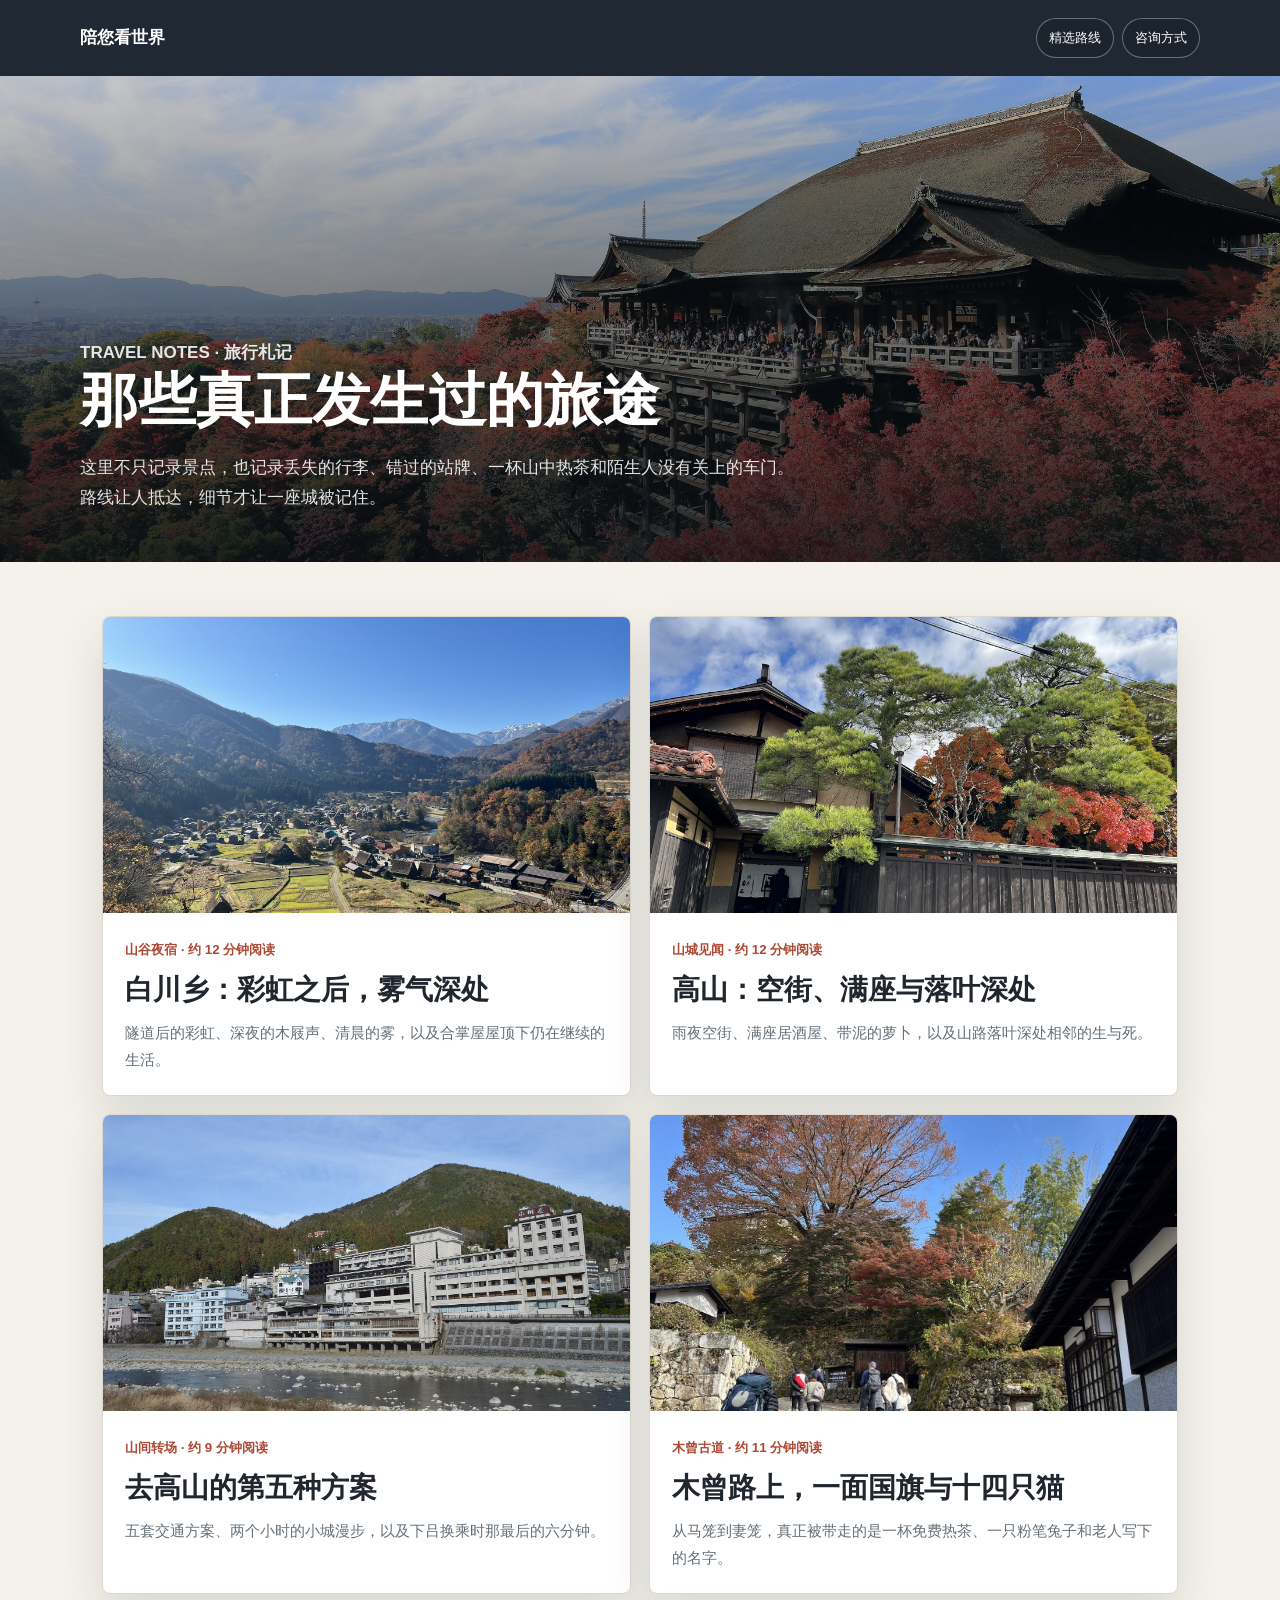
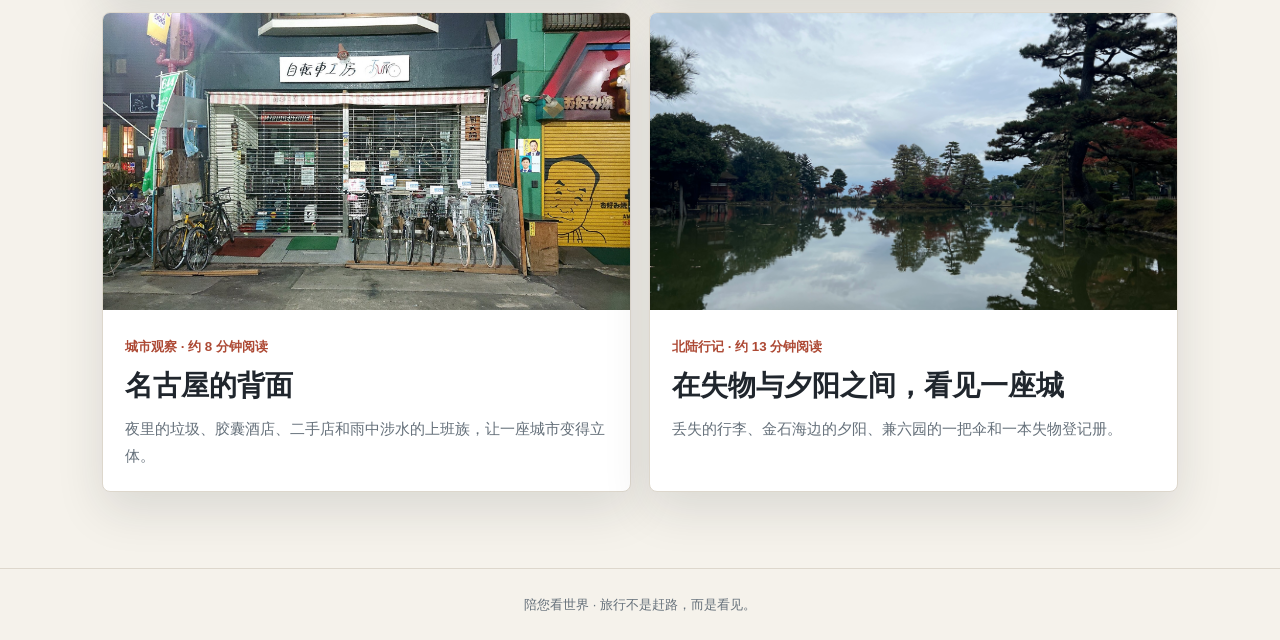
<file: articles/index.html>
<!doctype html>
<html lang="zh-CN">
<head>
  <meta charset="utf-8">
  <meta name="viewport" content="width=device-width, initial-scale=1">
  <meta name="description" content="陪您看世界旅行札记：从城市背面、古道徒步到公共交通转场，记录旅途中真正发生的事。">
  <title>旅行札记｜陪您看世界</title>
  <link rel="stylesheet" href="article.css">
</head>
<body class="archive-page">
  <nav class="site-nav" aria-label="网站导航">
    <div class="site-nav-inner">
      <a class="brand" href="../index.html">陪您看世界</a>
      <div class="nav-links">
        <a href="../index.html#route">精选路线</a>
        <a href="../index.html#contact">咨询方式</a>
      </div>
    </div>
  </nav>

  <header class="archive-hero">
    <div>
      <p class="kicker">TRAVEL NOTES · 旅行札记</p>
      <h1>那些真正发生过的旅途</h1>
      <p>这里不只记录景点，也记录丢失的行李、错过的站牌、一杯山中热茶和陌生人没有关上的车门。路线让人抵达，细节才让一座城被记住。</p>
    </div>
  </header>

  <main class="archive-main">
    <div class="archive-grid">
      <article class="archive-card">
        <a href="shirakawa-go.html">
          <img src="../article_assets/shirakawa-overview.jpg" alt="从展望台俯瞰白川乡山谷与合掌造村落" loading="lazy">
          <div class="archive-card-content">
            <small>山谷夜宿 · 约 12 分钟阅读</small>
            <h2>白川乡：彩虹之后，雾气深处</h2>
            <p>隧道后的彩虹、深夜的木屐声、清晨的雾，以及合掌屋屋顶下仍在继续的生活。</p>
          </div>
        </a>
      </article>

      <article class="archive-card">
        <a href="takayama.html">
          <img src="../article_assets/takayama-autumn-house.jpg" alt="红叶与松树环绕的飞驒高山旧屋" loading="lazy">
          <div class="archive-card-content">
            <small>山城见闻 · 约 12 分钟阅读</small>
            <h2>高山：空街、满座与落叶深处</h2>
            <p>雨夜空街、满座居酒屋、带泥的萝卜，以及山路落叶深处相邻的生与死。</p>
          </div>
        </a>
      </article>

      <article class="archive-card">
        <a href="road-to-takayama.html">
          <img src="../routebook_assets/gero_onsen.jpg" alt="群山与飞驒川之间的下吕温泉" loading="lazy">
          <div class="archive-card-content">
            <small>山间转场 · 约 9 分钟阅读</small>
            <h2>去高山的第五种方案</h2>
            <p>五套交通方案、两个小时的小城漫步，以及下吕换乘时那最后的六分钟。</p>
          </div>
        </a>
      </article>

      <article class="archive-card">
        <a href="magome-tsumago.html">
          <img src="../article_assets/nakasendo-magome-slope.jpg" alt="马笼宿入口处向上延伸的石坡老街" loading="lazy">
          <div class="archive-card-content">
            <small>木曾古道 · 约 11 分钟阅读</small>
            <h2>木曾路上，一面国旗与十四只猫</h2>
            <p>从马笼到妻笼，真正被带走的是一杯免费热茶、一只粉笔兔子和老人写下的名字。</p>
          </div>
        </a>
      </article>

      <article class="archive-card">
        <a href="nagoya.html">
          <img src="../routebook_assets/nagoya_endoji.jpg" alt="名古屋圆顿寺商店街" loading="lazy">
          <div class="archive-card-content">
            <small>城市观察 · 约 8 分钟阅读</small>
            <h2>名古屋的背面</h2>
            <p>夜里的垃圾、胶囊酒店、二手店和雨中涉水的上班族，让一座城市变得立体。</p>
          </div>
        </a>
      </article>

      <article class="archive-card">
        <a href="kanazawa.html">
          <img src="../article_assets/kanazawa-hero.jpg" alt="深秋时节的金泽兼六园" loading="lazy">
          <div class="archive-card-content">
            <small>北陆行记 · 约 13 分钟阅读</small>
            <h2>在失物与夕阳之间，看见一座城</h2>
            <p>丢失的行李、金石海边的夕阳、兼六园的一把伞和一本失物登记册。</p>
          </div>
        </a>
      </article>
    </div>
  </main>

  <footer class="archive-footer">陪您看世界 · 旅行不是赶路，而是看见。</footer>
</body>
</html>
</file>
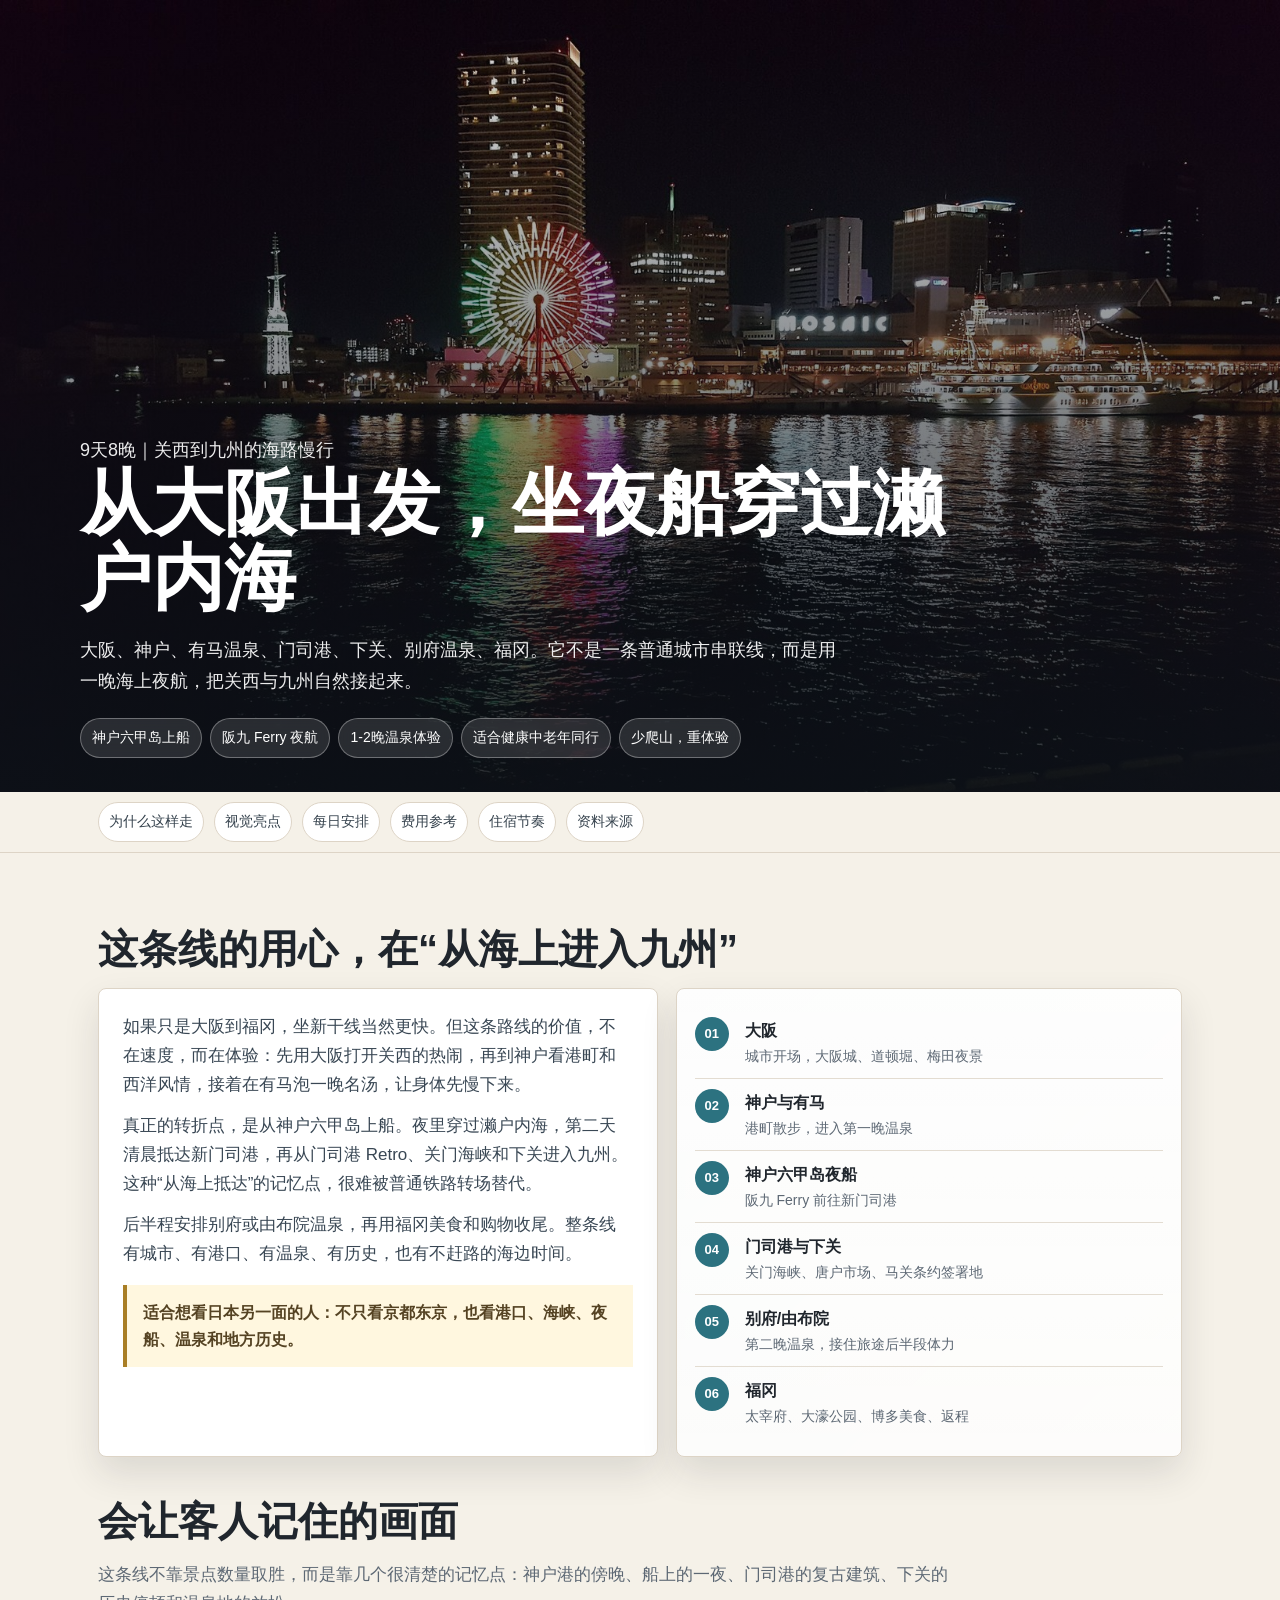
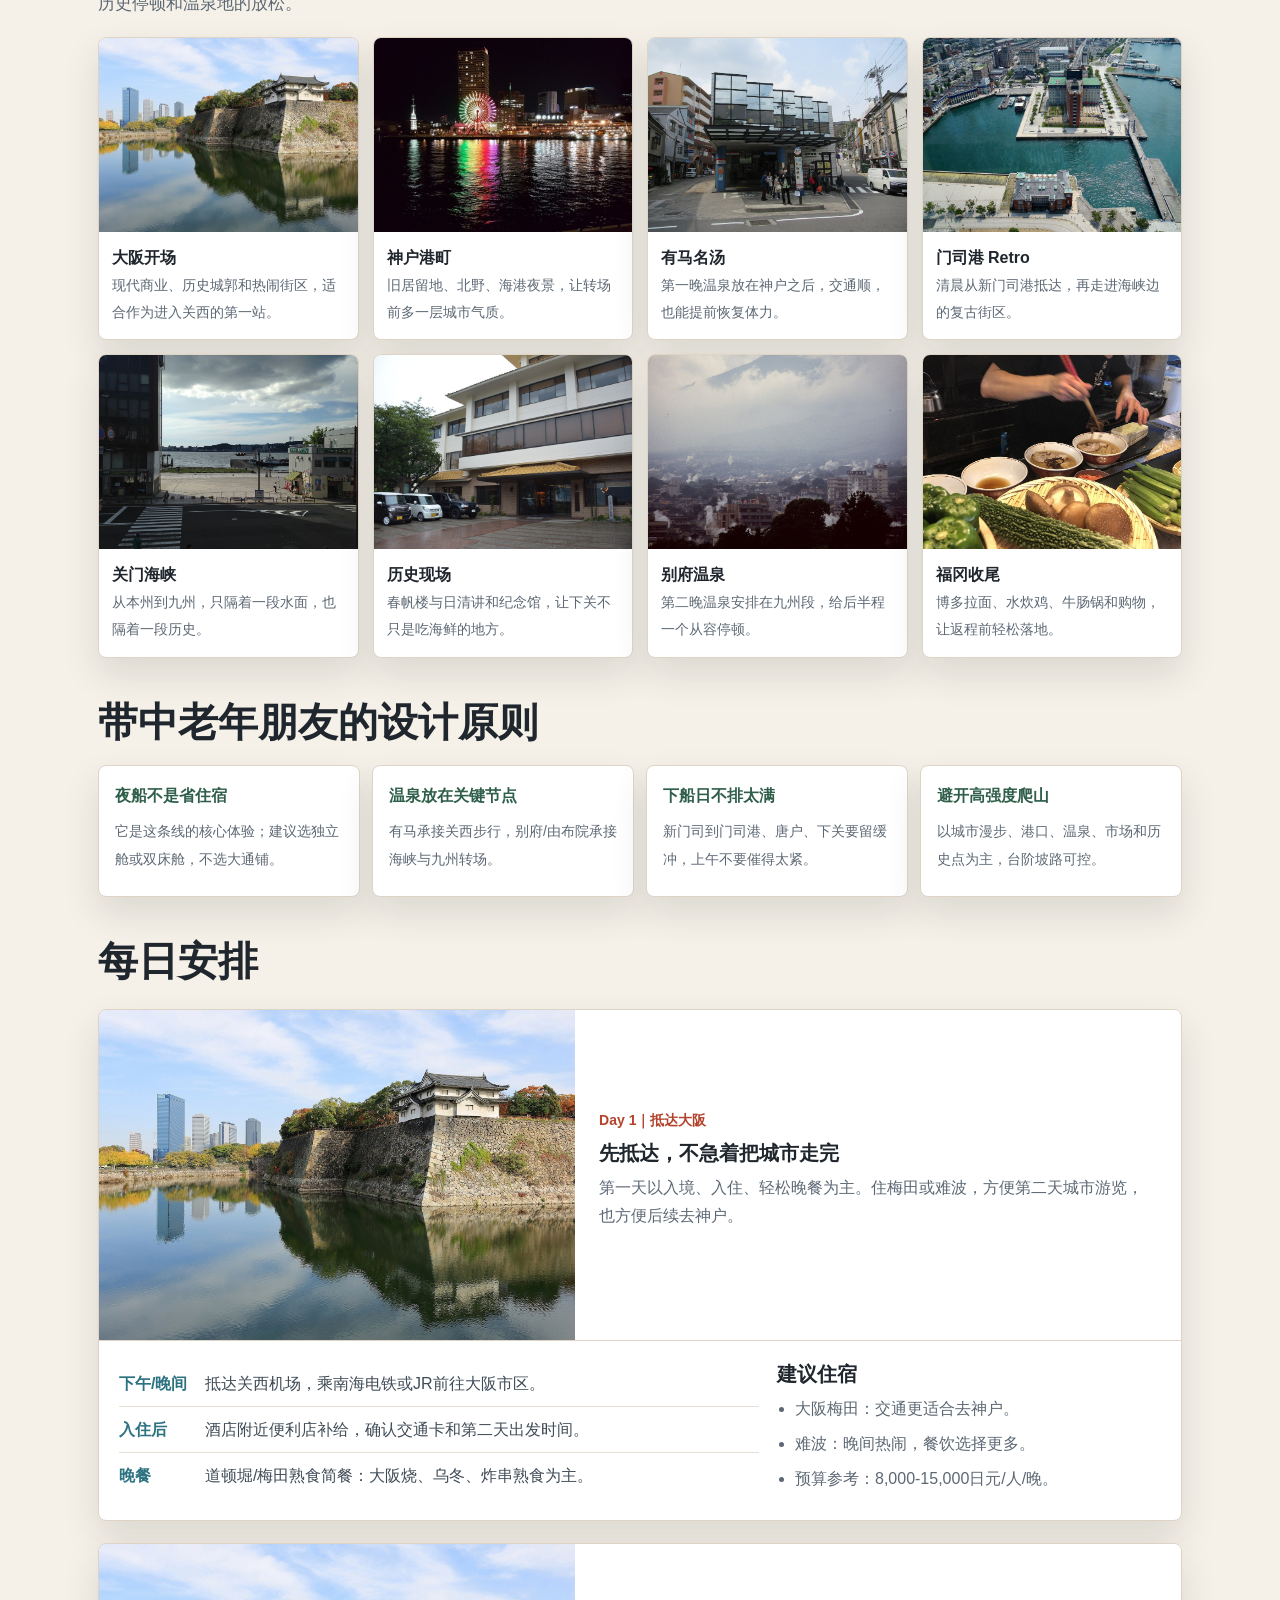
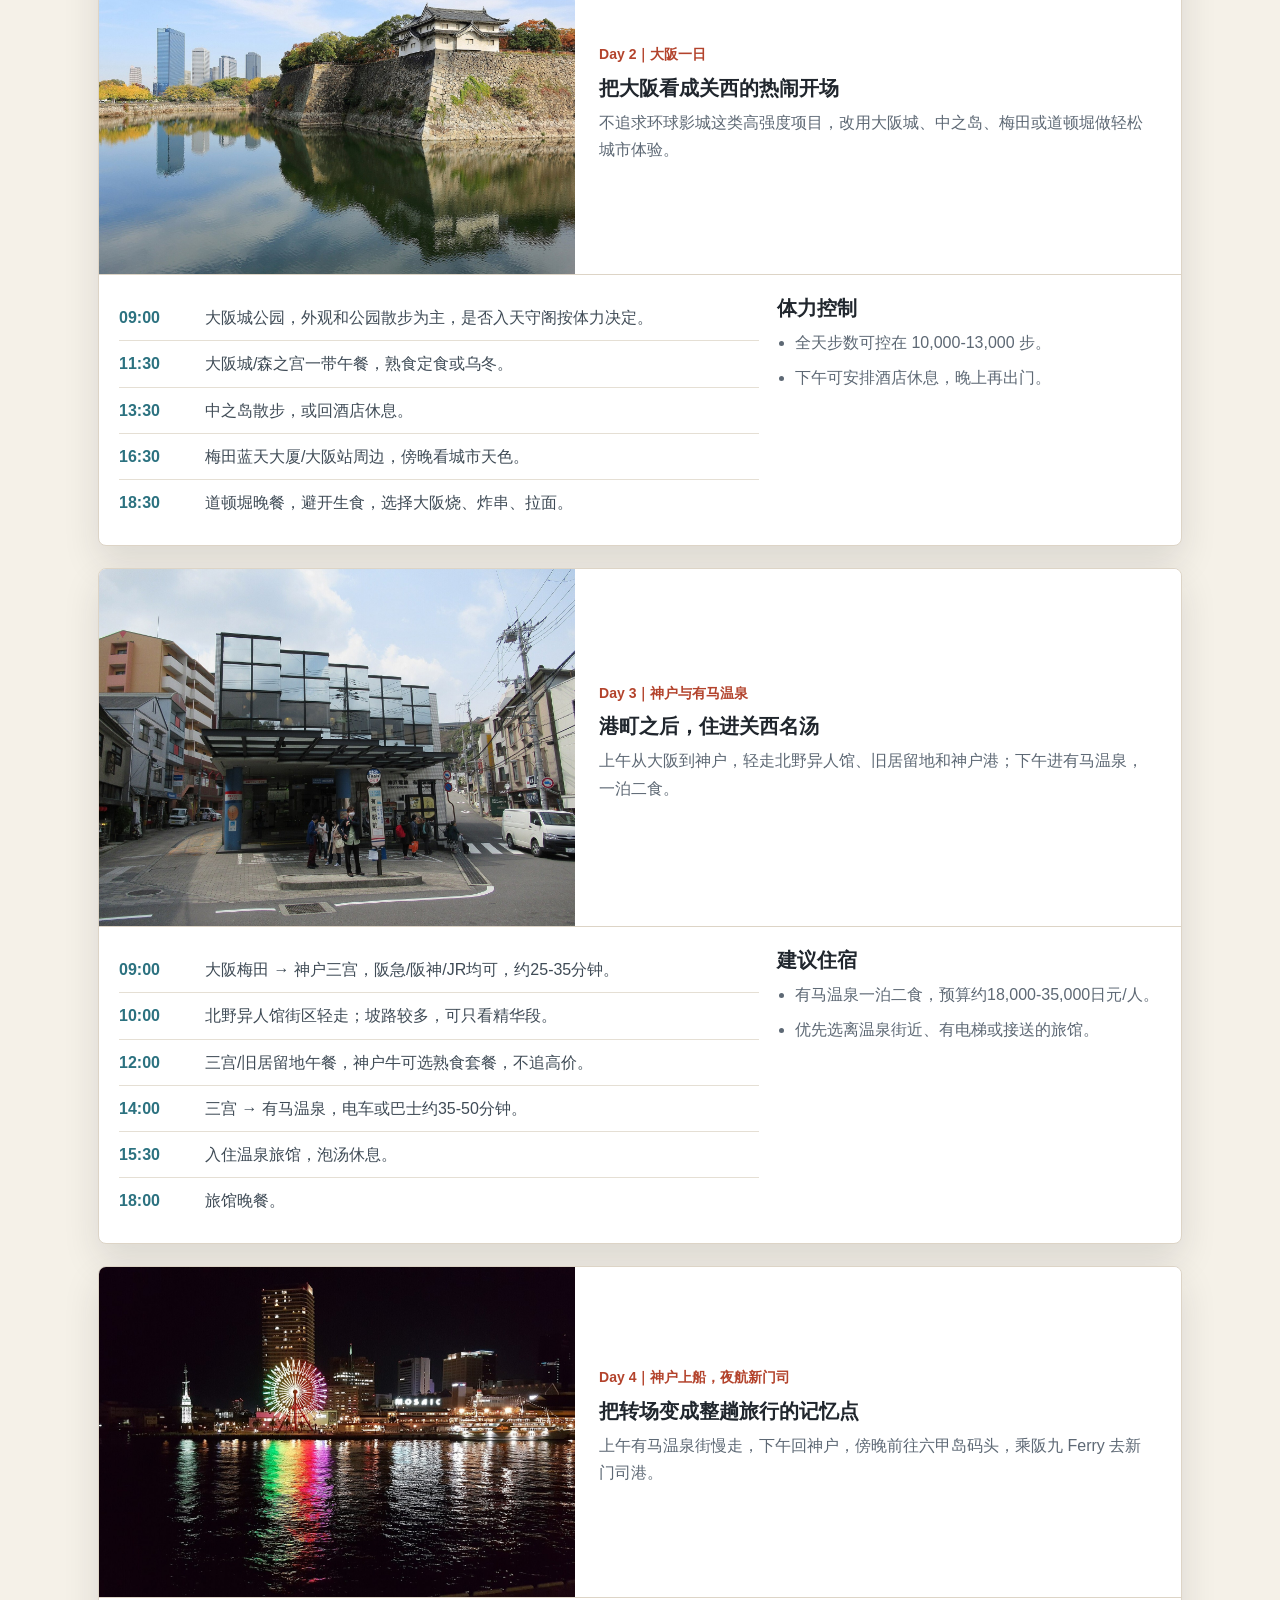
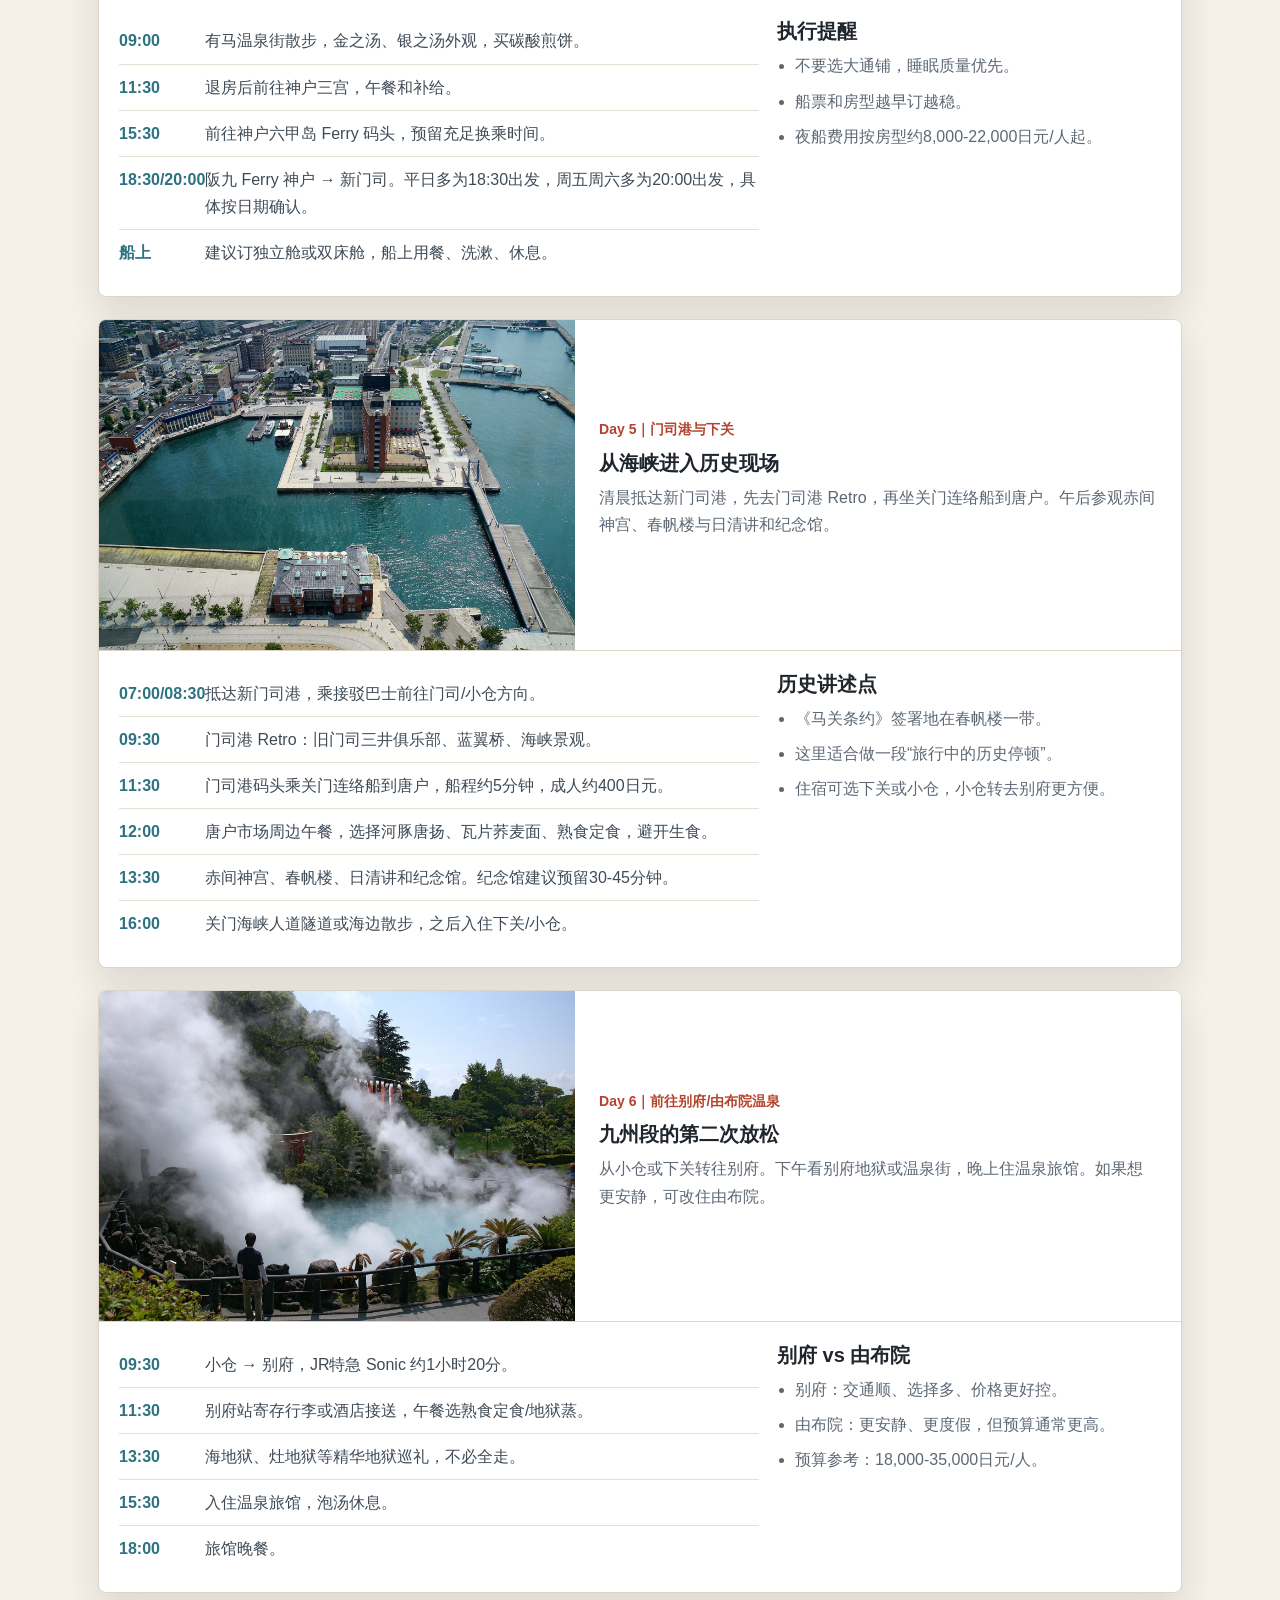
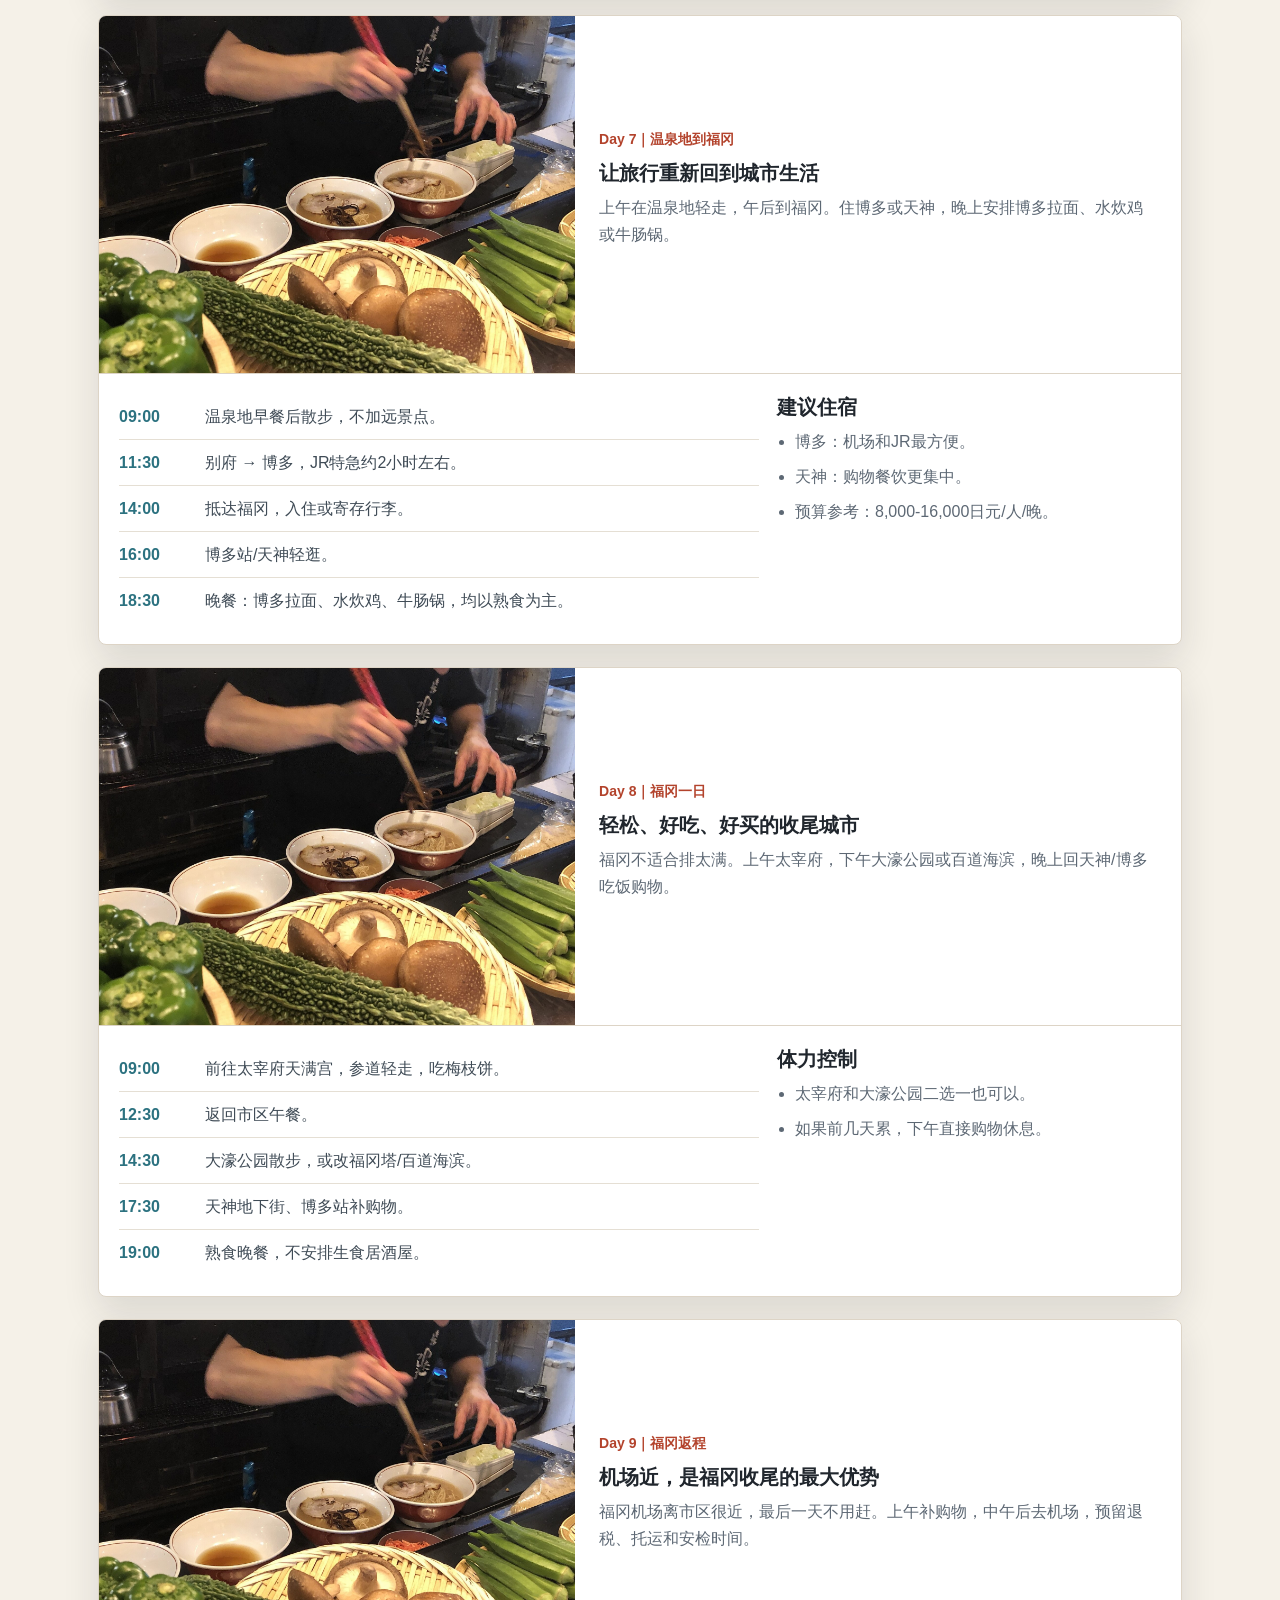
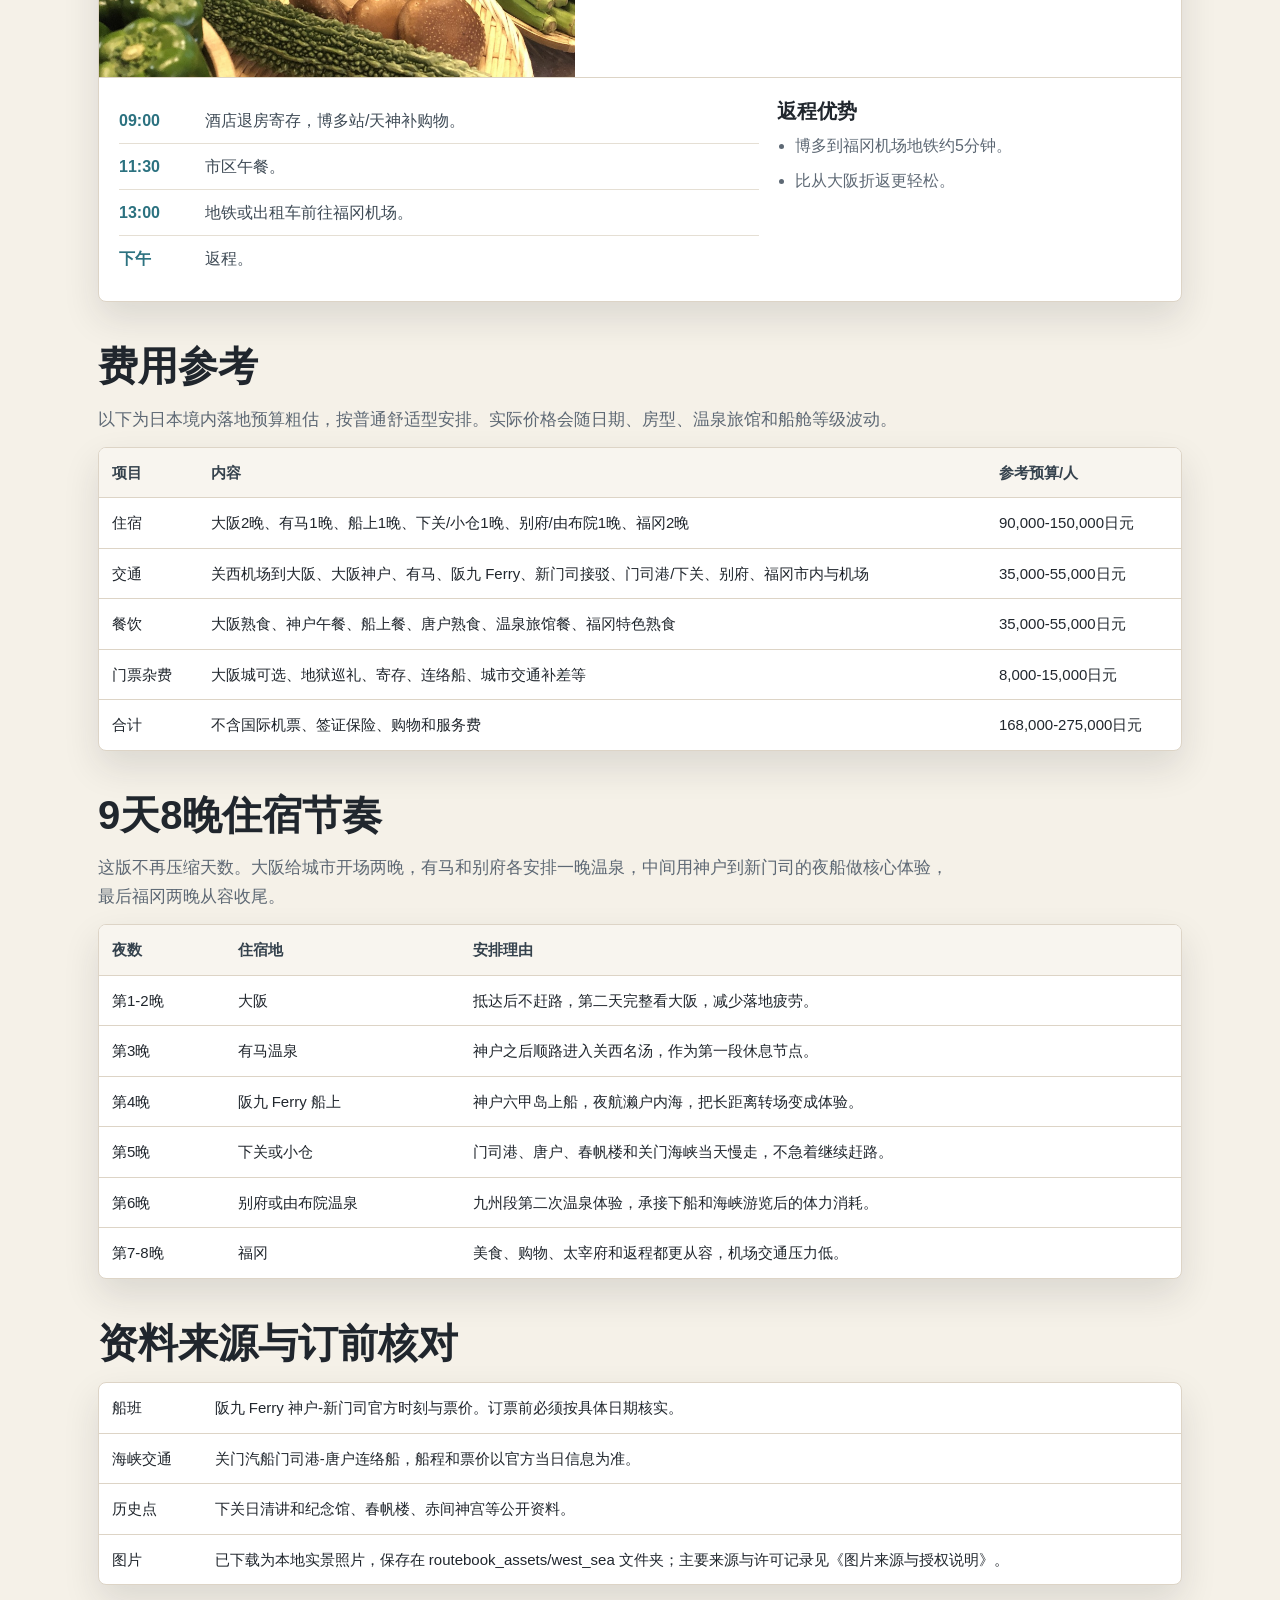
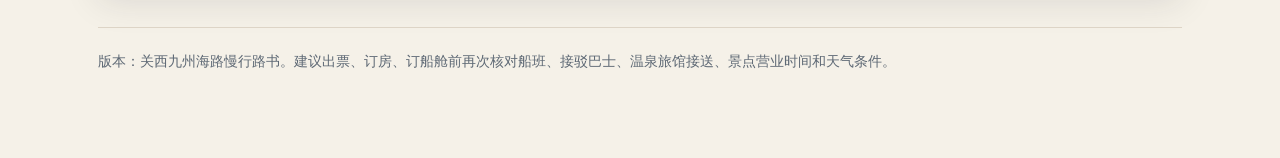
<file: 关西九州海路慢行路书_大阪神户门司港下关福冈.html>
<!doctype html>
<html lang="zh-CN">
<head>
  <meta charset="utf-8">
  <meta name="viewport" content="width=device-width, initial-scale=1">
  <title>关西九州海路慢行路书｜大阪・神户・门司港・下关・福冈</title>
  <style>
    :root {
      --ink: #20262d;
      --muted: #5d6874;
      --paper: #f5f1e8;
      --panel: #fff;
      --line: #ddd4c6;
      --sea: #2c7280;
      --cedar: #2f5f4a;
      --red: #b3432c;
      --gold: #a97e25;
      --night: #202833;
      --shadow: 0 16px 36px rgba(30, 37, 45, .12);
    }

    * { box-sizing: border-box; }
    html { scroll-behavior: smooth; }

    body {
      margin: 0;
      color: var(--ink);
      background: var(--paper);
      font-family: -apple-system, BlinkMacSystemFont, "PingFang SC", "Microsoft YaHei", "Noto Sans CJK SC", Arial, sans-serif;
      line-height: 1.7;
    }

    a { color: var(--sea); }

    .hero {
      min-height: 88vh;
      display: grid;
      align-items: end;
      color: #fff;
      padding: 34px 18px;
      background:
        linear-gradient(180deg, rgba(12, 18, 24, .12), rgba(12, 18, 24, .88)),
        url("routebook_assets/west_sea/kobe_harbor.jpg");
      background-size: cover;
      background-position: center;
    }

    .wrap {
      width: min(1120px, 100%);
      margin: 0 auto;
    }

    .eyebrow {
      margin: 0 0 12px;
      color: rgba(255,255,255,.9);
      font-size: 14px;
    }

    h1 {
      max-width: 920px;
      margin: 0;
      font-size: clamp(34px, 7vw, 72px);
      line-height: 1.05;
      letter-spacing: 0;
    }

    .hero p {
      max-width: 760px;
      margin: 18px 0 0;
      color: rgba(255,255,255,.92);
      font-size: 18px;
    }

    .meta {
      display: flex;
      flex-wrap: wrap;
      gap: 8px;
      margin-top: 22px;
    }

    .meta span {
      border: 1px solid rgba(255,255,255,.32);
      background: rgba(255,255,255,.12);
      backdrop-filter: blur(8px);
      border-radius: 999px;
      padding: 7px 11px;
      font-size: 14px;
    }

    .topnav {
      position: sticky;
      top: 0;
      z-index: 10;
      background: rgba(245, 241, 232, .94);
      backdrop-filter: blur(12px);
      border-bottom: 1px solid var(--line);
    }

    .nav-inner {
      width: min(1120px, 100%);
      margin: 0 auto;
      display: flex;
      gap: 10px;
      overflow-x: auto;
      padding: 10px 18px;
    }

    .nav-inner a {
      flex: 0 0 auto;
      border: 1px solid var(--line);
      border-radius: 999px;
      background: #fff;
      color: #35424d;
      padding: 7px 10px;
      text-decoration: none;
      font-size: 14px;
      white-space: nowrap;
    }

    main { padding: 32px 18px 72px; }
    section { margin: 40px 0; }

    h2 {
      margin: 0 0 14px;
      font-size: clamp(26px, 4vw, 40px);
      line-height: 1.24;
      letter-spacing: 0;
    }

    h3 {
      margin: 0 0 8px;
      font-size: 20px;
      line-height: 1.3;
    }

    p { margin: 0 0 12px; }

    .lead {
      max-width: 860px;
      color: var(--muted);
      font-size: 17px;
    }

    .story {
      display: grid;
      grid-template-columns: 1.05fr .95fr;
      gap: 18px;
      align-items: stretch;
    }

    .panel, .map-card, .photo-card, .day-card, .note-card, .table-wrap {
      border: 1px solid var(--line);
      border-radius: 8px;
      background: var(--panel);
      box-shadow: var(--shadow);
      overflow: hidden;
    }

    .panel { padding: 24px; }
    .panel p { color: #394754; font-size: 17px; }

    .highlight {
      margin-top: 16px;
      padding: 14px 16px;
      border-left: 4px solid var(--gold);
      background: #fff7df;
      color: #554323;
      font-weight: 700;
    }

    .map-card {
      padding: 18px;
      background:
        linear-gradient(180deg, rgba(255,255,255,.96), rgba(255,255,255,.92)),
        linear-gradient(135deg, rgba(44,114,128,.2), rgba(169,126,37,.16));
    }

    .route-step {
      display: grid;
      grid-template-columns: 40px 1fr;
      gap: 10px;
      padding: 10px 0;
      border-bottom: 1px solid rgba(221, 212, 198, .78);
    }

    .route-step:last-child { border-bottom: 0; }

    .route-step b {
      display: grid;
      place-items: center;
      width: 34px;
      height: 34px;
      border-radius: 999px;
      color: #fff;
      background: var(--sea);
      font-size: 13px;
    }

    .route-step strong { display: block; }
    .route-step span { display: block; color: var(--muted); font-size: 14px; }

    .gallery {
      display: grid;
      grid-template-columns: repeat(4, minmax(0, 1fr));
      gap: 14px;
      margin-top: 18px;
    }

    .photo-card img {
      display: block;
      width: 100%;
      aspect-ratio: 4 / 3;
      object-fit: cover;
      background: var(--line);
    }

    .photo-card div { padding: 12px 13px 14px; }
    .photo-card strong { display: block; }
    .photo-card span { color: var(--muted); font-size: 14px; }

    .principles {
      display: grid;
      grid-template-columns: repeat(4, minmax(0, 1fr));
      gap: 12px;
      margin-top: 18px;
    }

    .note-card {
      padding: 16px;
      min-height: 132px;
    }

    .note-card b {
      display: block;
      margin-bottom: 8px;
      color: var(--cedar);
    }

    .note-card span {
      color: var(--muted);
      font-size: 14px;
    }

    .day-card { margin: 22px 0; }

    .day-hero {
      display: grid;
      grid-template-columns: .88fr 1.12fr;
      min-height: 330px;
    }

    .day-hero img {
      display: block;
      width: 100%;
      height: 100%;
      min-height: 330px;
      object-fit: cover;
      background: var(--line);
    }

    .day-title {
      padding: 24px;
      display: flex;
      flex-direction: column;
      justify-content: center;
      background: #fff;
    }

    .day-kicker {
      margin-bottom: 8px;
      color: var(--red);
      font-weight: 700;
      font-size: 14px;
    }

    .day-title p { color: var(--muted); }

    .day-body {
      display: grid;
      grid-template-columns: 1.25fr .75fr;
      gap: 18px;
      padding: 20px;
      border-top: 1px solid var(--line);
    }

    .timeline {
      list-style: none;
      margin: 0;
      padding: 0;
    }

    .timeline li {
      display: grid;
      grid-template-columns: 74px 1fr;
      gap: 12px;
      padding: 9px 0;
      border-bottom: 1px solid rgba(221, 212, 198, .75);
    }

    .timeline li:last-child { border-bottom: 0; }
    .timeline time { color: var(--sea); font-weight: 700; }
    .timeline span { color: #3f4b56; }

    .detail-list {
      margin: 0;
      padding-left: 18px;
      color: var(--muted);
    }

    .detail-list li { margin: 8px 0; }

    table {
      width: 100%;
      border-collapse: collapse;
      font-size: 15px;
    }

    th, td {
      padding: 12px 13px;
      border-bottom: 1px solid var(--line);
      text-align: left;
      vertical-align: top;
    }

    th {
      background: #f8f5ef;
      color: #35424d;
    }

    tr:last-child td { border-bottom: 0; }

    footer {
      margin-top: 42px;
      padding-top: 22px;
      color: var(--muted);
      border-top: 1px solid var(--line);
      font-size: 14px;
    }

    @media (max-width: 900px) {
      .story,
      .day-hero,
      .day-body {
        grid-template-columns: 1fr;
      }

      .gallery,
      .principles {
        grid-template-columns: repeat(2, minmax(0, 1fr));
      }
    }

    @media (max-width: 560px) {
      .hero { min-height: 82vh; }
      .hero p { font-size: 16px; }
      .panel, .day-title, .day-body { padding: 18px; }
      .gallery, .principles { grid-template-columns: 1fr; }
      .timeline li { grid-template-columns: 64px 1fr; }
      .day-hero img { min-height: 250px; }
    }
  </style>
</head>
<body>
  <header class="hero">
    <div class="wrap">
      <p class="eyebrow">9天8晚｜关西到九州的海路慢行</p>
      <h1>从大阪出发，坐夜船穿过濑户内海</h1>
      <p>大阪、神户、有马温泉、门司港、下关、别府温泉、福冈。它不是一条普通城市串联线，而是用一晚海上夜航，把关西与九州自然接起来。</p>
      <div class="meta">
        <span>神户六甲岛上船</span>
        <span>阪九 Ferry 夜航</span>
        <span>1-2晚温泉体验</span>
        <span>适合健康中老年同行</span>
        <span>少爬山，重体验</span>
      </div>
    </div>
  </header>

  <nav class="topnav" aria-label="行程导航">
    <div class="nav-inner">
      <a href="#why">为什么这样走</a>
      <a href="#highlights">视觉亮点</a>
      <a href="#days">每日安排</a>
      <a href="#budget">费用参考</a>
      <a href="#stayflow">住宿节奏</a>
      <a href="#sources">资料来源</a>
    </div>
  </nav>

  <main class="wrap">
    <section id="why">
      <h2>这条线的用心，在“从海上进入九州”</h2>
      <div class="story">
        <div class="panel">
          <p>如果只是大阪到福冈，坐新干线当然更快。但这条路线的价值，不在速度，而在体验：先用大阪打开关西的热闹，再到神户看港町和西洋风情，接着在有马泡一晚名汤，让身体先慢下来。</p>
          <p>真正的转折点，是从神户六甲岛上船。夜里穿过濑户内海，第二天清晨抵达新门司港，再从门司港 Retro、关门海峡和下关进入九州。这种“从海上抵达”的记忆点，很难被普通铁路转场替代。</p>
          <p>后半程安排别府或由布院温泉，再用福冈美食和购物收尾。整条线有城市、有港口、有温泉、有历史，也有不赶路的海边时间。</p>
          <div class="highlight">适合想看日本另一面的人：不只看京都东京，也看港口、海峡、夜船、温泉和地方历史。</div>
        </div>
        <div class="map-card" aria-label="路线概览">
          <div class="route-step"><b>01</b><div><strong>大阪</strong><span>城市开场，大阪城、道顿堀、梅田夜景</span></div></div>
          <div class="route-step"><b>02</b><div><strong>神户与有马</strong><span>港町散步，进入第一晚温泉</span></div></div>
          <div class="route-step"><b>03</b><div><strong>神户六甲岛夜船</strong><span>阪九 Ferry 前往新门司港</span></div></div>
          <div class="route-step"><b>04</b><div><strong>门司港与下关</strong><span>关门海峡、唐户市场、马关条约签署地</span></div></div>
          <div class="route-step"><b>05</b><div><strong>别府/由布院</strong><span>第二晚温泉，接住旅途后半段体力</span></div></div>
          <div class="route-step"><b>06</b><div><strong>福冈</strong><span>太宰府、大濠公园、博多美食、返程</span></div></div>
        </div>
      </div>
    </section>

    <section id="highlights">
      <h2>会让客人记住的画面</h2>
      <p class="lead">这条线不靠景点数量取胜，而是靠几个很清楚的记忆点：神户港的傍晚、船上的一夜、门司港的复古建筑、下关的历史停顿和温泉地的放松。</p>
      <div class="gallery">
        <article class="photo-card"><img src="routebook_assets/west_sea/osaka_castle.jpg" alt="大阪城"><div><strong>大阪开场</strong><span>现代商业、历史城郭和热闹街区，适合作为进入关西的第一站。</span></div></article>
        <article class="photo-card"><img src="routebook_assets/west_sea/kobe_harbor.jpg" alt="神户港"><div><strong>神户港町</strong><span>旧居留地、北野、海港夜景，让转场前多一层城市气质。</span></div></article>
        <article class="photo-card"><img src="routebook_assets/west_sea/arima_onsen.jpg" alt="有马温泉"><div><strong>有马名汤</strong><span>第一晚温泉放在神户之后，交通顺，也能提前恢复体力。</span></div></article>
        <article class="photo-card"><img src="routebook_assets/west_sea/mojiko_retro.jpg" alt="门司港 Retro"><div><strong>门司港 Retro</strong><span>清晨从新门司港抵达，再走进海峡边的复古街区。</span></div></article>
        <article class="photo-card"><img src="routebook_assets/west_sea/shimonoseki_kanmon.jpg" alt="关门海峡"><div><strong>关门海峡</strong><span>从本州到九州，只隔着一段水面，也隔着一段历史。</span></div></article>
        <article class="photo-card"><img src="routebook_assets/west_sea/shunpanro.jpg" alt="春帆楼"><div><strong>历史现场</strong><span>春帆楼与日清讲和纪念馆，让下关不只是吃海鲜的地方。</span></div></article>
        <article class="photo-card"><img src="routebook_assets/west_sea/beppu_onsen.jpg" alt="别府温泉"><div><strong>别府温泉</strong><span>第二晚温泉安排在九州段，给后半程一个从容停顿。</span></div></article>
        <article class="photo-card"><img src="routebook_assets/west_sea/fukuoka_food.jpg" alt="福冈美食"><div><strong>福冈收尾</strong><span>博多拉面、水炊鸡、牛肠锅和购物，让返程前轻松落地。</span></div></article>
      </div>
    </section>

    <section>
      <h2>带中老年朋友的设计原则</h2>
      <div class="principles">
        <div class="note-card"><b>夜船不是省住宿</b><span>它是这条线的核心体验；建议选独立舱或双床舱，不选大通铺。</span></div>
        <div class="note-card"><b>温泉放在关键节点</b><span>有马承接关西步行，别府/由布院承接海峡与九州转场。</span></div>
        <div class="note-card"><b>下船日不排太满</b><span>新门司到门司港、唐户、下关要留缓冲，上午不要催得太紧。</span></div>
        <div class="note-card"><b>避开高强度爬山</b><span>以城市漫步、港口、温泉、市场和历史点为主，台阶坡路可控。</span></div>
      </div>
    </section>

    <section id="days">
      <h2>每日安排</h2>

      <article class="day-card">
        <div class="day-hero">
          <img src="routebook_assets/west_sea/osaka_castle.jpg" alt="大阪城">
          <div class="day-title"><div class="day-kicker">Day 1｜抵达大阪</div><h3>先抵达，不急着把城市走完</h3><p>第一天以入境、入住、轻松晚餐为主。住梅田或难波，方便第二天城市游览，也方便后续去神户。</p></div>
        </div>
        <div class="day-body">
          <ul class="timeline">
            <li><time>下午/晚间</time><span>抵达关西机场，乘南海电铁或JR前往大阪市区。</span></li>
            <li><time>入住后</time><span>酒店附近便利店补给，确认交通卡和第二天出发时间。</span></li>
            <li><time>晚餐</time><span>道顿堀/梅田熟食简餐：大阪烧、乌冬、炸串熟食为主。</span></li>
          </ul>
          <aside><h3>建议住宿</h3><ul class="detail-list"><li>大阪梅田：交通更适合去神户。</li><li>难波：晚间热闹，餐饮选择更多。</li><li>预算参考：8,000-15,000日元/人/晚。</li></ul></aside>
        </div>
      </article>

      <article class="day-card">
        <div class="day-hero">
          <img src="routebook_assets/west_sea/osaka_castle.jpg" alt="大阪城市游览">
          <div class="day-title"><div class="day-kicker">Day 2｜大阪一日</div><h3>把大阪看成关西的热闹开场</h3><p>不追求环球影城这类高强度项目，改用大阪城、中之岛、梅田或道顿堀做轻松城市体验。</p></div>
        </div>
        <div class="day-body">
          <ul class="timeline">
            <li><time>09:00</time><span>大阪城公园，外观和公园散步为主，是否入天守阁按体力决定。</span></li>
            <li><time>11:30</time><span>大阪城/森之宫一带午餐，熟食定食或乌冬。</span></li>
            <li><time>13:30</time><span>中之岛散步，或回酒店休息。</span></li>
            <li><time>16:30</time><span>梅田蓝天大厦/大阪站周边，傍晚看城市天色。</span></li>
            <li><time>18:30</time><span>道顿堀晚餐，避开生食，选择大阪烧、炸串、拉面。</span></li>
          </ul>
          <aside><h3>体力控制</h3><ul class="detail-list"><li>全天步数可控在 10,000-13,000 步。</li><li>下午可安排酒店休息，晚上再出门。</li></ul></aside>
        </div>
      </article>

      <article class="day-card">
        <div class="day-hero">
          <img src="routebook_assets/west_sea/arima_onsen.jpg" alt="有马温泉">
          <div class="day-title"><div class="day-kicker">Day 3｜神户与有马温泉</div><h3>港町之后，住进关西名汤</h3><p>上午从大阪到神户，轻走北野异人馆、旧居留地和神户港；下午进有马温泉，一泊二食。</p></div>
        </div>
        <div class="day-body">
          <ul class="timeline">
            <li><time>09:00</time><span>大阪梅田 → 神户三宫，阪急/阪神/JR均可，约25-35分钟。</span></li>
            <li><time>10:00</time><span>北野异人馆街区轻走；坡路较多，可只看精华段。</span></li>
            <li><time>12:00</time><span>三宫/旧居留地午餐，神户牛可选熟食套餐，不追高价。</span></li>
            <li><time>14:00</time><span>三宫 → 有马温泉，电车或巴士约35-50分钟。</span></li>
            <li><time>15:30</time><span>入住温泉旅馆，泡汤休息。</span></li>
            <li><time>18:00</time><span>旅馆晚餐。</span></li>
          </ul>
          <aside><h3>建议住宿</h3><ul class="detail-list"><li>有马温泉一泊二食，预算约18,000-35,000日元/人。</li><li>优先选离温泉街近、有电梯或接送的旅馆。</li></ul></aside>
        </div>
      </article>

      <article class="day-card">
        <div class="day-hero">
          <img src="routebook_assets/west_sea/kobe_harbor.jpg" alt="神户港夜船">
          <div class="day-title"><div class="day-kicker">Day 4｜神户上船，夜航新门司</div><h3>把转场变成整趟旅行的记忆点</h3><p>上午有马温泉街慢走，下午回神户，傍晚前往六甲岛码头，乘阪九 Ferry 去新门司港。</p></div>
        </div>
        <div class="day-body">
          <ul class="timeline">
            <li><time>09:00</time><span>有马温泉街散步，金之汤、银之汤外观，买碳酸煎饼。</span></li>
            <li><time>11:30</time><span>退房后前往神户三宫，午餐和补给。</span></li>
            <li><time>15:30</time><span>前往神户六甲岛 Ferry 码头，预留充足换乘时间。</span></li>
            <li><time>18:30/20:00</time><span>阪九 Ferry 神户 → 新门司。平日多为18:30出发，周五周六多为20:00出发，具体按日期确认。</span></li>
            <li><time>船上</time><span>建议订独立舱或双床舱，船上用餐、洗漱、休息。</span></li>
          </ul>
          <aside><h3>执行提醒</h3><ul class="detail-list"><li>不要选大通铺，睡眠质量优先。</li><li>船票和房型越早订越稳。</li><li>夜船费用按房型约8,000-22,000日元/人起。</li></ul></aside>
        </div>
      </article>

      <article class="day-card">
        <div class="day-hero">
          <img src="routebook_assets/west_sea/mojiko_retro.jpg" alt="门司港 Retro">
          <div class="day-title"><div class="day-kicker">Day 5｜门司港与下关</div><h3>从海峡进入历史现场</h3><p>清晨抵达新门司港，先去门司港 Retro，再坐关门连络船到唐户。午后参观赤间神宫、春帆楼与日清讲和纪念馆。</p></div>
        </div>
        <div class="day-body">
          <ul class="timeline">
            <li><time>07:00/08:30</time><span>抵达新门司港，乘接驳巴士前往门司/小仓方向。</span></li>
            <li><time>09:30</time><span>门司港 Retro：旧门司三井俱乐部、蓝翼桥、海峡景观。</span></li>
            <li><time>11:30</time><span>门司港码头乘关门连络船到唐户，船程约5分钟，成人约400日元。</span></li>
            <li><time>12:00</time><span>唐户市场周边午餐，选择河豚唐扬、瓦片荞麦面、熟食定食，避开生食。</span></li>
            <li><time>13:30</time><span>赤间神宫、春帆楼、日清讲和纪念馆。纪念馆建议预留30-45分钟。</span></li>
            <li><time>16:00</time><span>关门海峡人道隧道或海边散步，之后入住下关/小仓。</span></li>
          </ul>
          <aside><h3>历史讲述点</h3><ul class="detail-list"><li>《马关条约》签署地在春帆楼一带。</li><li>这里适合做一段“旅行中的历史停顿”。</li><li>住宿可选下关或小仓，小仓转去别府更方便。</li></ul></aside>
        </div>
      </article>

      <article class="day-card">
        <div class="day-hero">
          <img src="routebook_assets/west_sea/beppu_hell.jpg" alt="别府地狱">
          <div class="day-title"><div class="day-kicker">Day 6｜前往别府/由布院温泉</div><h3>九州段的第二次放松</h3><p>从小仓或下关转往别府。下午看别府地狱或温泉街，晚上住温泉旅馆。如果想更安静，可改住由布院。</p></div>
        </div>
        <div class="day-body">
          <ul class="timeline">
            <li><time>09:30</time><span>小仓 → 别府，JR特急 Sonic 约1小时20分。</span></li>
            <li><time>11:30</time><span>别府站寄存行李或酒店接送，午餐选熟食定食/地狱蒸。</span></li>
            <li><time>13:30</time><span>海地狱、灶地狱等精华地狱巡礼，不必全走。</span></li>
            <li><time>15:30</time><span>入住温泉旅馆，泡汤休息。</span></li>
            <li><time>18:00</time><span>旅馆晚餐。</span></li>
          </ul>
          <aside><h3>别府 vs 由布院</h3><ul class="detail-list"><li>别府：交通顺、选择多、价格更好控。</li><li>由布院：更安静、更度假，但预算通常更高。</li><li>预算参考：18,000-35,000日元/人。</li></ul></aside>
        </div>
      </article>

      <article class="day-card">
        <div class="day-hero">
          <img src="routebook_assets/west_sea/fukuoka_food.jpg" alt="福冈美食">
          <div class="day-title"><div class="day-kicker">Day 7｜温泉地到福冈</div><h3>让旅行重新回到城市生活</h3><p>上午在温泉地轻走，午后到福冈。住博多或天神，晚上安排博多拉面、水炊鸡或牛肠锅。</p></div>
        </div>
        <div class="day-body">
          <ul class="timeline">
            <li><time>09:00</time><span>温泉地早餐后散步，不加远景点。</span></li>
            <li><time>11:30</time><span>别府 → 博多，JR特急约2小时左右。</span></li>
            <li><time>14:00</time><span>抵达福冈，入住或寄存行李。</span></li>
            <li><time>16:00</time><span>博多站/天神轻逛。</span></li>
            <li><time>18:30</time><span>晚餐：博多拉面、水炊鸡、牛肠锅，均以熟食为主。</span></li>
          </ul>
          <aside><h3>建议住宿</h3><ul class="detail-list"><li>博多：机场和JR最方便。</li><li>天神：购物餐饮更集中。</li><li>预算参考：8,000-16,000日元/人/晚。</li></ul></aside>
        </div>
      </article>

      <article class="day-card">
        <div class="day-hero">
          <img src="routebook_assets/west_sea/fukuoka_food.jpg" alt="福冈城市游">
          <div class="day-title"><div class="day-kicker">Day 8｜福冈一日</div><h3>轻松、好吃、好买的收尾城市</h3><p>福冈不适合排太满。上午太宰府，下午大濠公园或百道海滨，晚上回天神/博多吃饭购物。</p></div>
        </div>
        <div class="day-body">
          <ul class="timeline">
            <li><time>09:00</time><span>前往太宰府天满宫，参道轻走，吃梅枝饼。</span></li>
            <li><time>12:30</time><span>返回市区午餐。</span></li>
            <li><time>14:30</time><span>大濠公园散步，或改福冈塔/百道海滨。</span></li>
            <li><time>17:30</time><span>天神地下街、博多站补购物。</span></li>
            <li><time>19:00</time><span>熟食晚餐，不安排生食居酒屋。</span></li>
          </ul>
          <aside><h3>体力控制</h3><ul class="detail-list"><li>太宰府和大濠公园二选一也可以。</li><li>如果前几天累，下午直接购物休息。</li></ul></aside>
        </div>
      </article>

      <article class="day-card">
        <div class="day-hero">
          <img src="routebook_assets/west_sea/fukuoka_food.jpg" alt="福冈返程">
          <div class="day-title"><div class="day-kicker">Day 9｜福冈返程</div><h3>机场近，是福冈收尾的最大优势</h3><p>福冈机场离市区很近，最后一天不用赶。上午补购物，中午后去机场，预留退税、托运和安检时间。</p></div>
        </div>
        <div class="day-body">
          <ul class="timeline">
            <li><time>09:00</time><span>酒店退房寄存，博多站/天神补购物。</span></li>
            <li><time>11:30</time><span>市区午餐。</span></li>
            <li><time>13:00</time><span>地铁或出租车前往福冈机场。</span></li>
            <li><time>下午</time><span>返程。</span></li>
          </ul>
          <aside><h3>返程优势</h3><ul class="detail-list"><li>博多到福冈机场地铁约5分钟。</li><li>比从大阪折返更轻松。</li></ul></aside>
        </div>
      </article>
    </section>

    <section id="budget">
      <h2>费用参考</h2>
      <p class="lead">以下为日本境内落地预算粗估，按普通舒适型安排。实际价格会随日期、房型、温泉旅馆和船舱等级波动。</p>
      <div class="table-wrap">
        <table>
          <thead><tr><th>项目</th><th>内容</th><th>参考预算/人</th></tr></thead>
          <tbody>
            <tr><td>住宿</td><td>大阪2晚、有马1晚、船上1晚、下关/小仓1晚、别府/由布院1晚、福冈2晚</td><td>90,000-150,000日元</td></tr>
            <tr><td>交通</td><td>关西机场到大阪、大阪神户、有马、阪九 Ferry、新门司接驳、门司港/下关、别府、福冈市内与机场</td><td>35,000-55,000日元</td></tr>
            <tr><td>餐饮</td><td>大阪熟食、神户午餐、船上餐、唐户熟食、温泉旅馆餐、福冈特色熟食</td><td>35,000-55,000日元</td></tr>
            <tr><td>门票杂费</td><td>大阪城可选、地狱巡礼、寄存、连络船、城市交通补差等</td><td>8,000-15,000日元</td></tr>
            <tr><td>合计</td><td>不含国际机票、签证保险、购物和服务费</td><td>168,000-275,000日元</td></tr>
          </tbody>
        </table>
      </div>
    </section>

    <section id="stayflow">
      <h2>9天8晚住宿节奏</h2>
      <p class="lead">这版不再压缩天数。大阪给城市开场两晚，有马和别府各安排一晚温泉，中间用神户到新门司的夜船做核心体验，最后福冈两晚从容收尾。</p>
      <div class="table-wrap">
        <table>
          <thead><tr><th>夜数</th><th>住宿地</th><th>安排理由</th></tr></thead>
          <tbody>
            <tr><td>第1-2晚</td><td>大阪</td><td>抵达后不赶路，第二天完整看大阪，减少落地疲劳。</td></tr>
            <tr><td>第3晚</td><td>有马温泉</td><td>神户之后顺路进入关西名汤，作为第一段休息节点。</td></tr>
            <tr><td>第4晚</td><td>阪九 Ferry 船上</td><td>神户六甲岛上船，夜航濑户内海，把长距离转场变成体验。</td></tr>
            <tr><td>第5晚</td><td>下关或小仓</td><td>门司港、唐户、春帆楼和关门海峡当天慢走，不急着继续赶路。</td></tr>
            <tr><td>第6晚</td><td>别府或由布院温泉</td><td>九州段第二次温泉体验，承接下船和海峡游览后的体力消耗。</td></tr>
            <tr><td>第7-8晚</td><td>福冈</td><td>美食、购物、太宰府和返程都更从容，机场交通压力低。</td></tr>
          </tbody>
        </table>
      </div>
    </section>

    <section id="sources">
      <h2>资料来源与订前核对</h2>
      <div class="table-wrap">
        <table>
          <tbody>
            <tr><td>船班</td><td>阪九 Ferry 神户-新门司官方时刻与票价。订票前必须按具体日期核实。</td></tr>
            <tr><td>海峡交通</td><td>关门汽船门司港-唐户连络船，船程和票价以官方当日信息为准。</td></tr>
            <tr><td>历史点</td><td>下关日清讲和纪念馆、春帆楼、赤间神宫等公开资料。</td></tr>
            <tr><td>图片</td><td>已下载为本地实景照片，保存在 routebook_assets/west_sea 文件夹；主要来源与许可记录见《图片来源与授权说明》。</td></tr>
          </tbody>
        </table>
      </div>
    </section>

    <footer>
      <p>版本：关西九州海路慢行路书。建议出票、订房、订船舱前再次核对船班、接驳巴士、温泉旅馆接送、景点营业时间和天气条件。</p>
    </footer>
  </main>
</body>
</html>
</file>
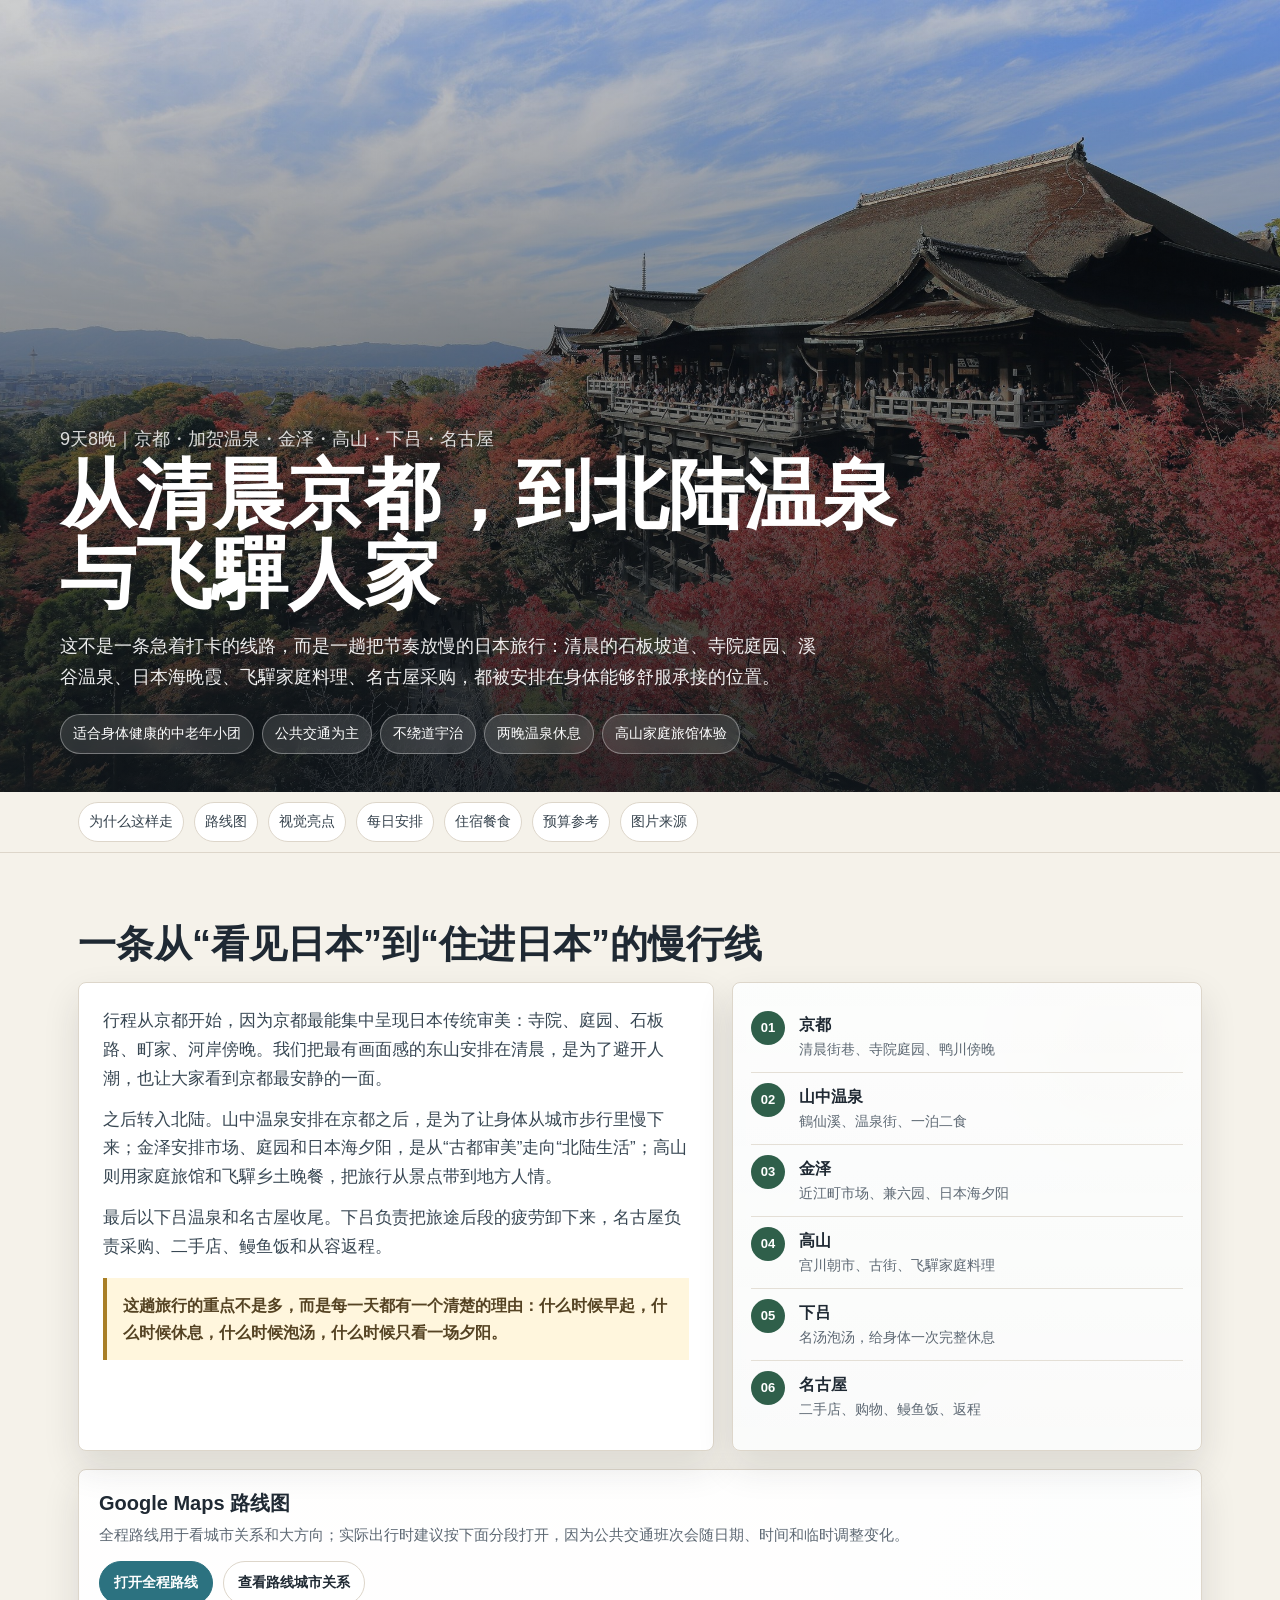
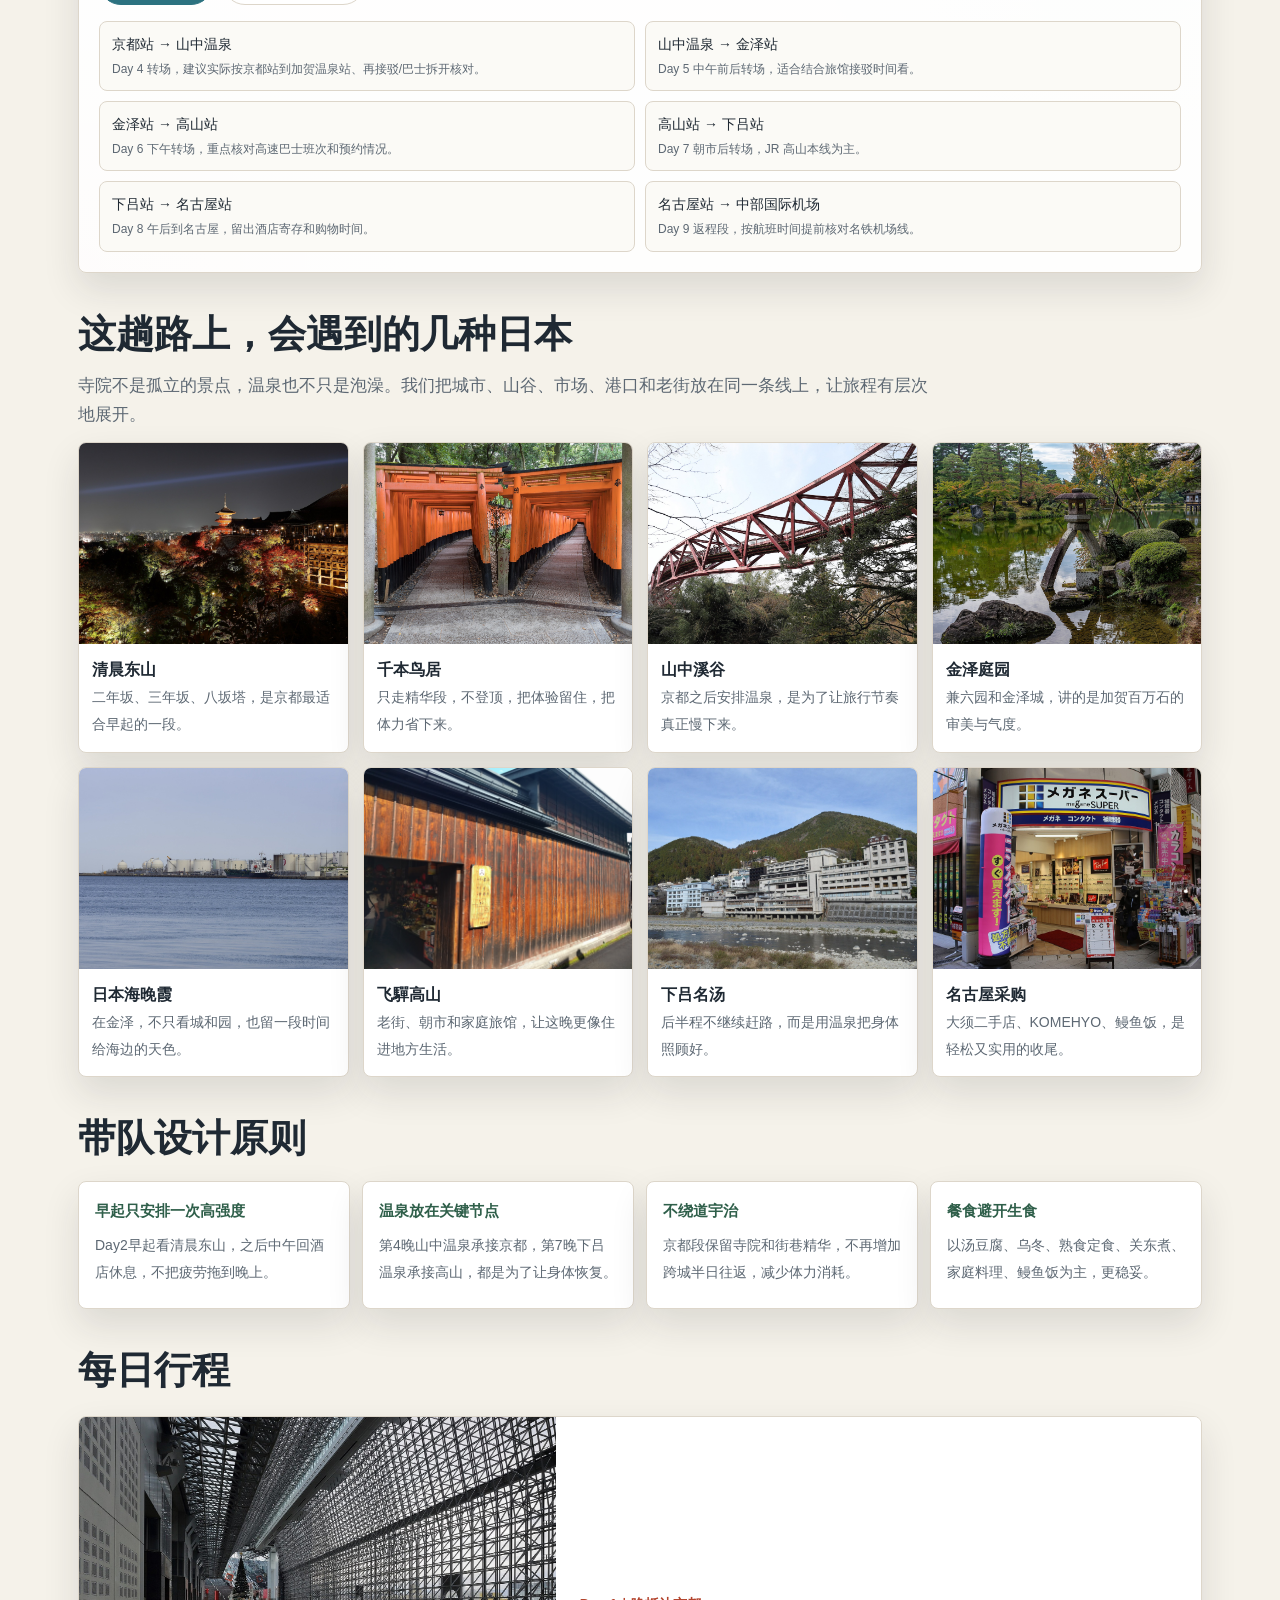
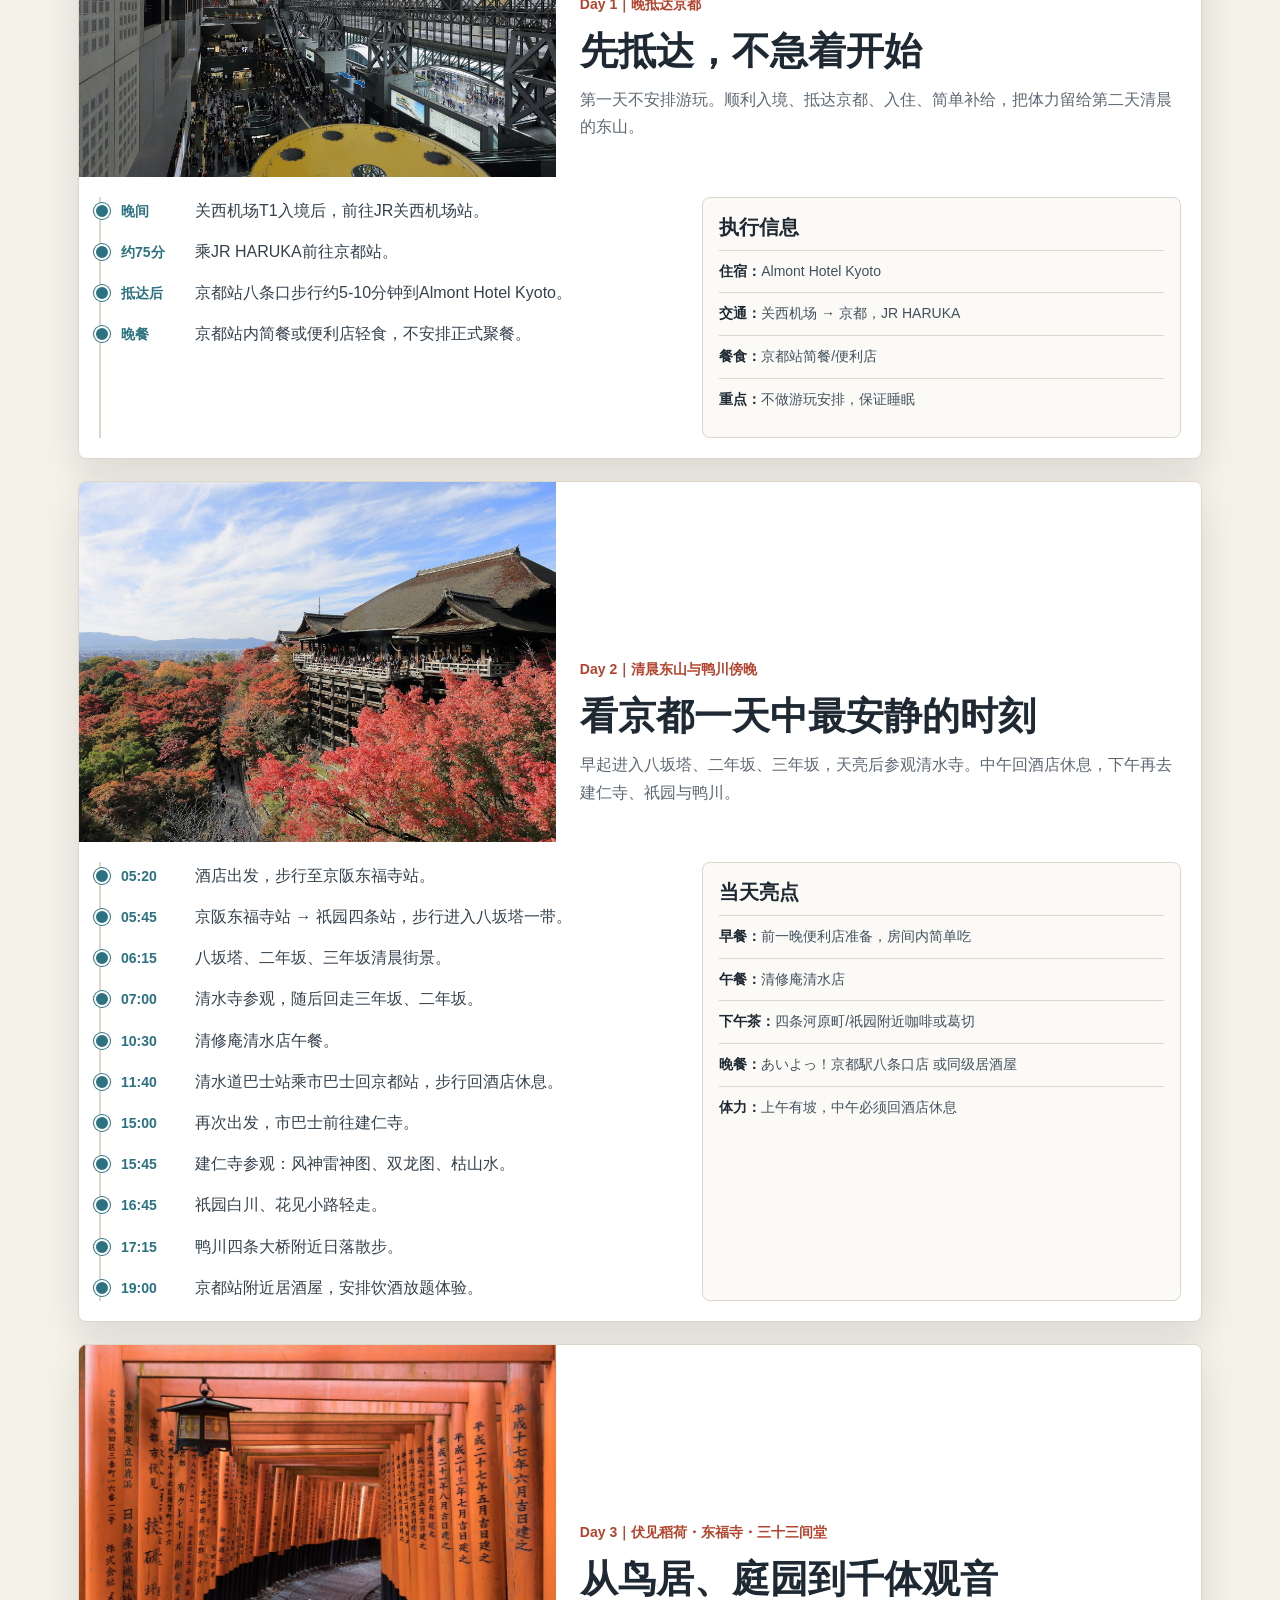
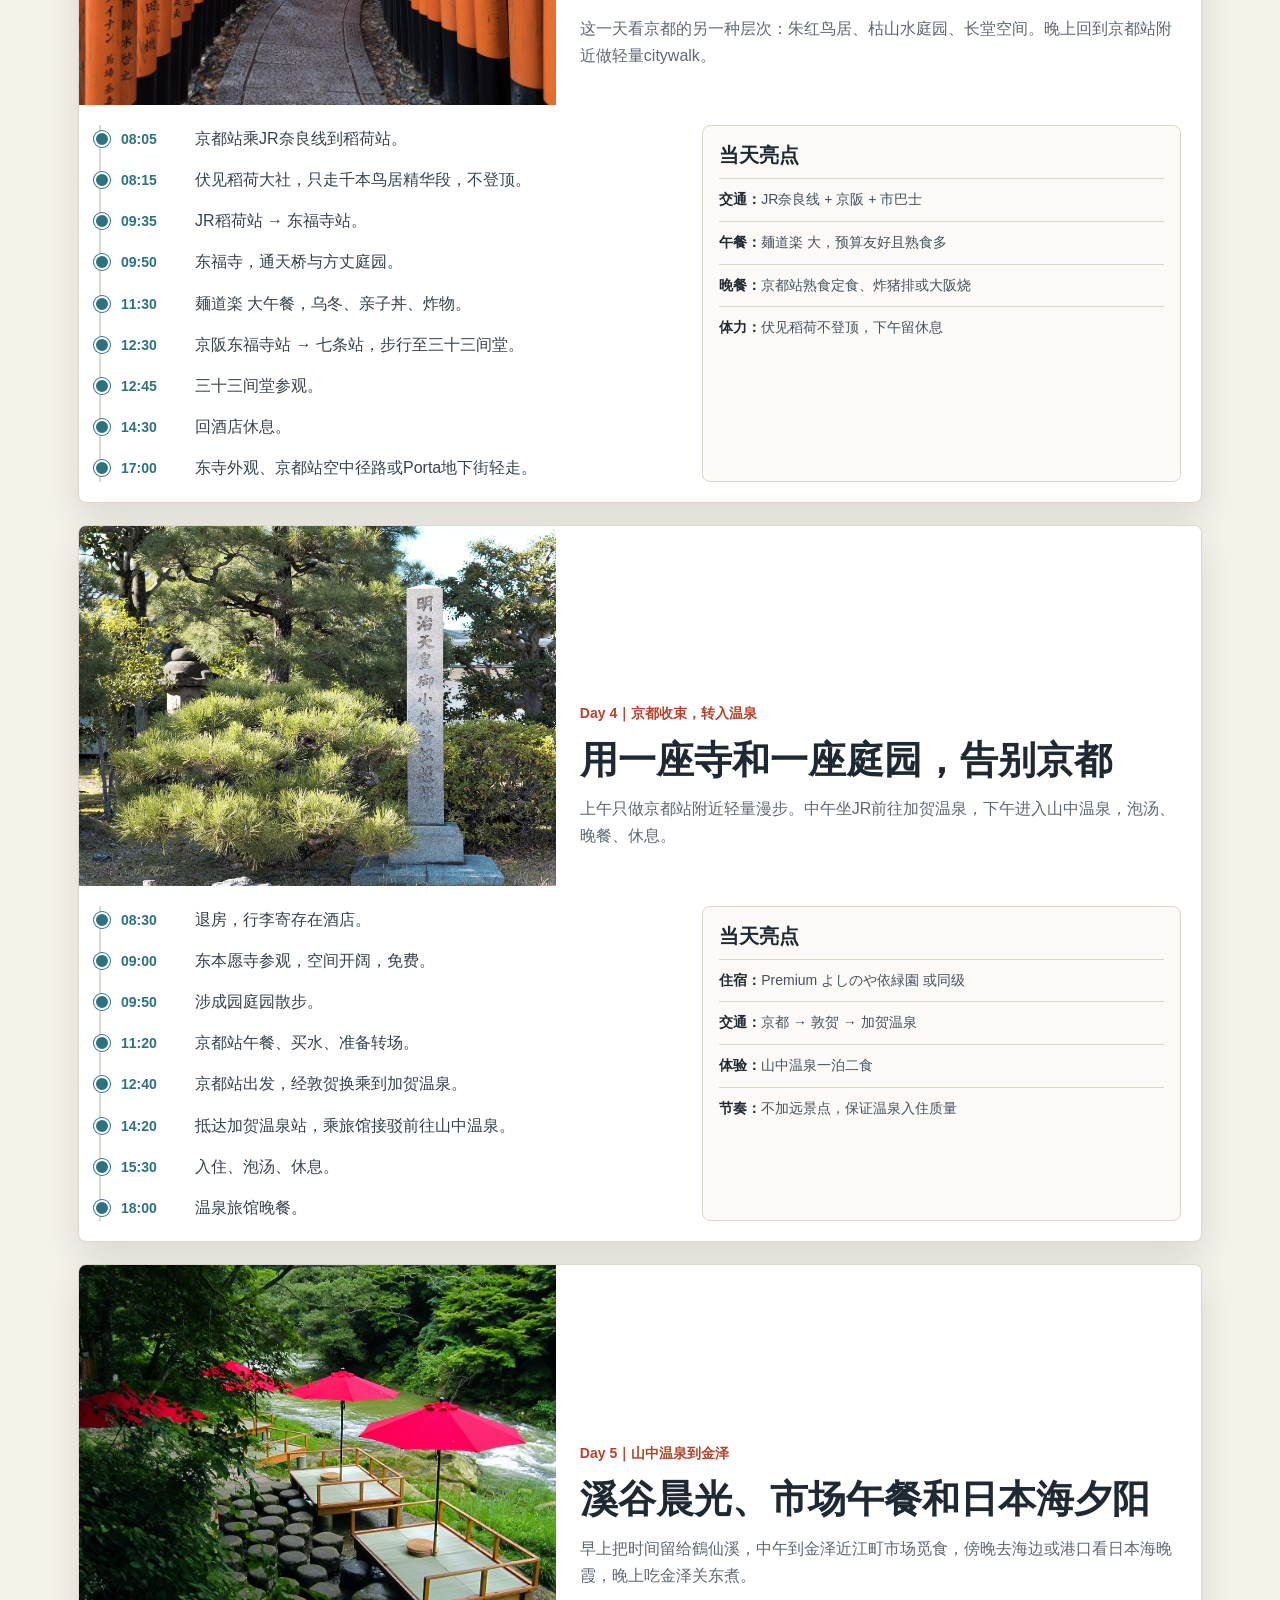
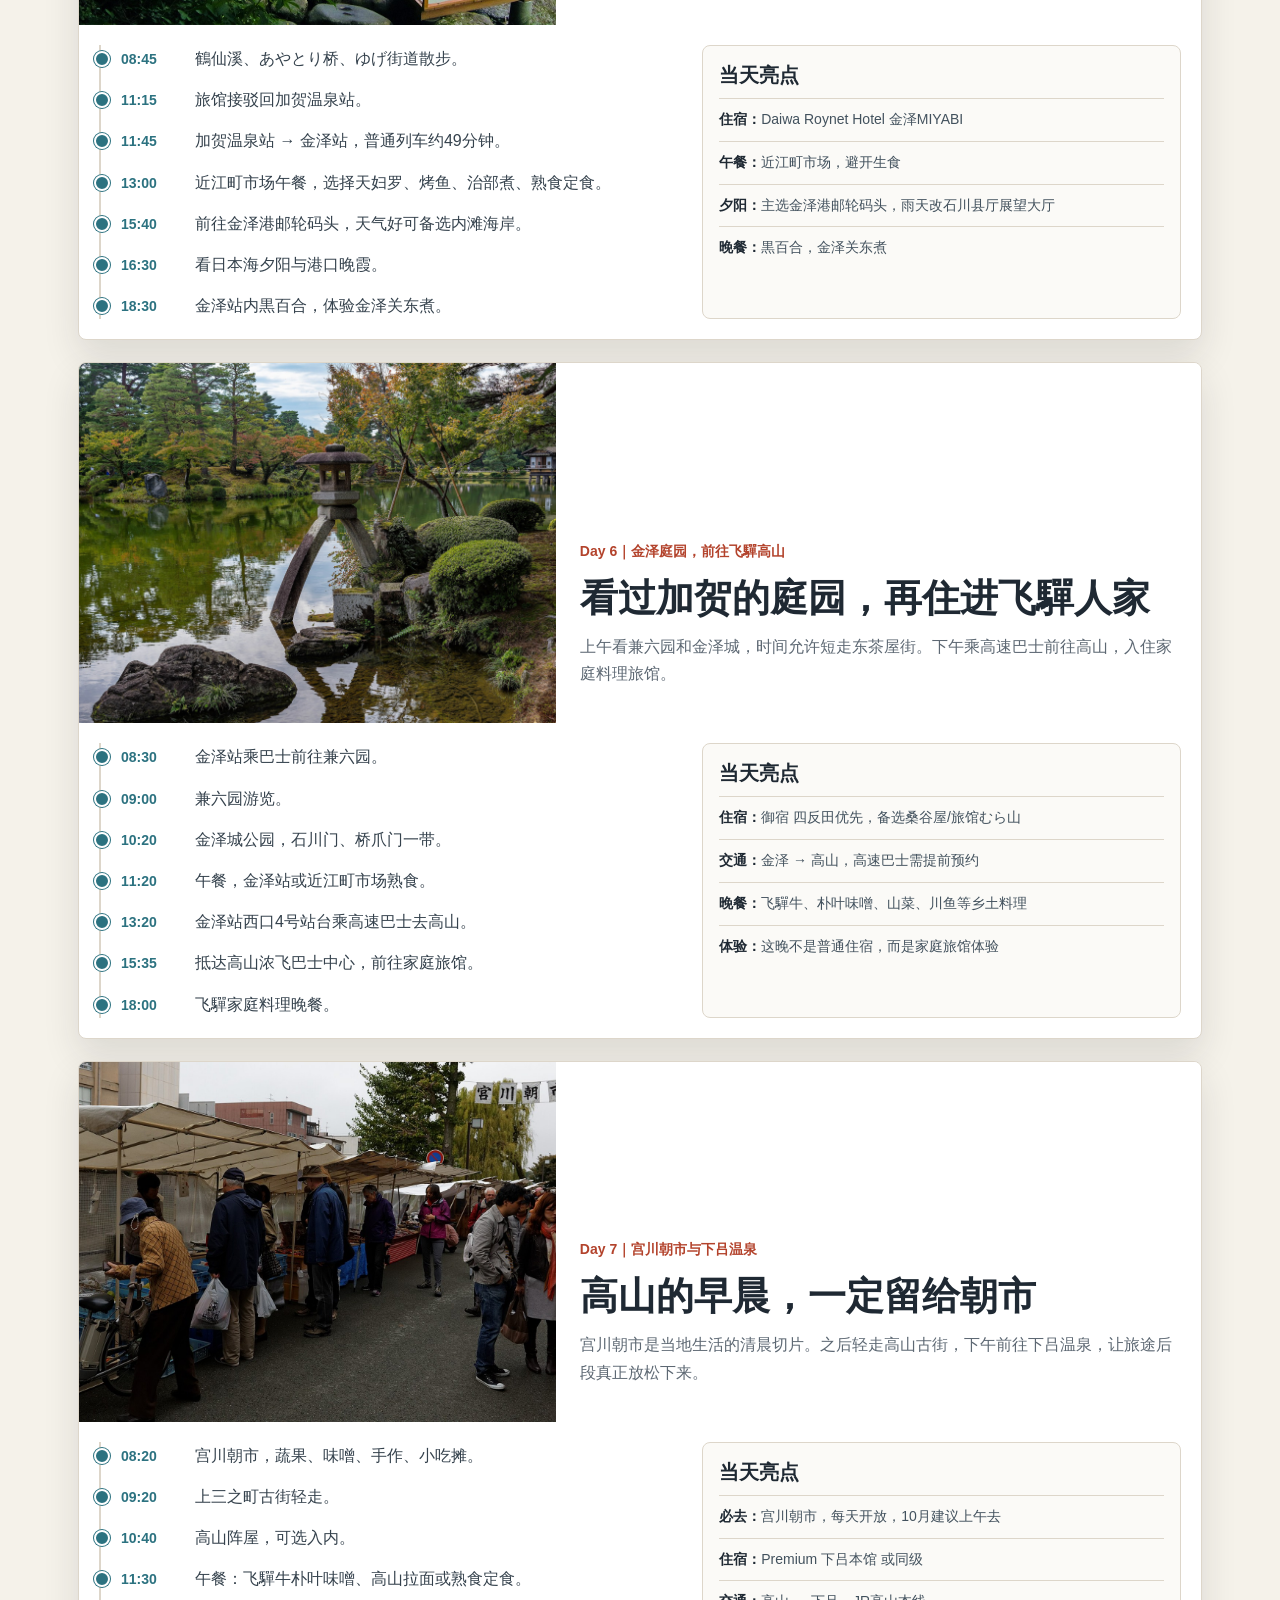
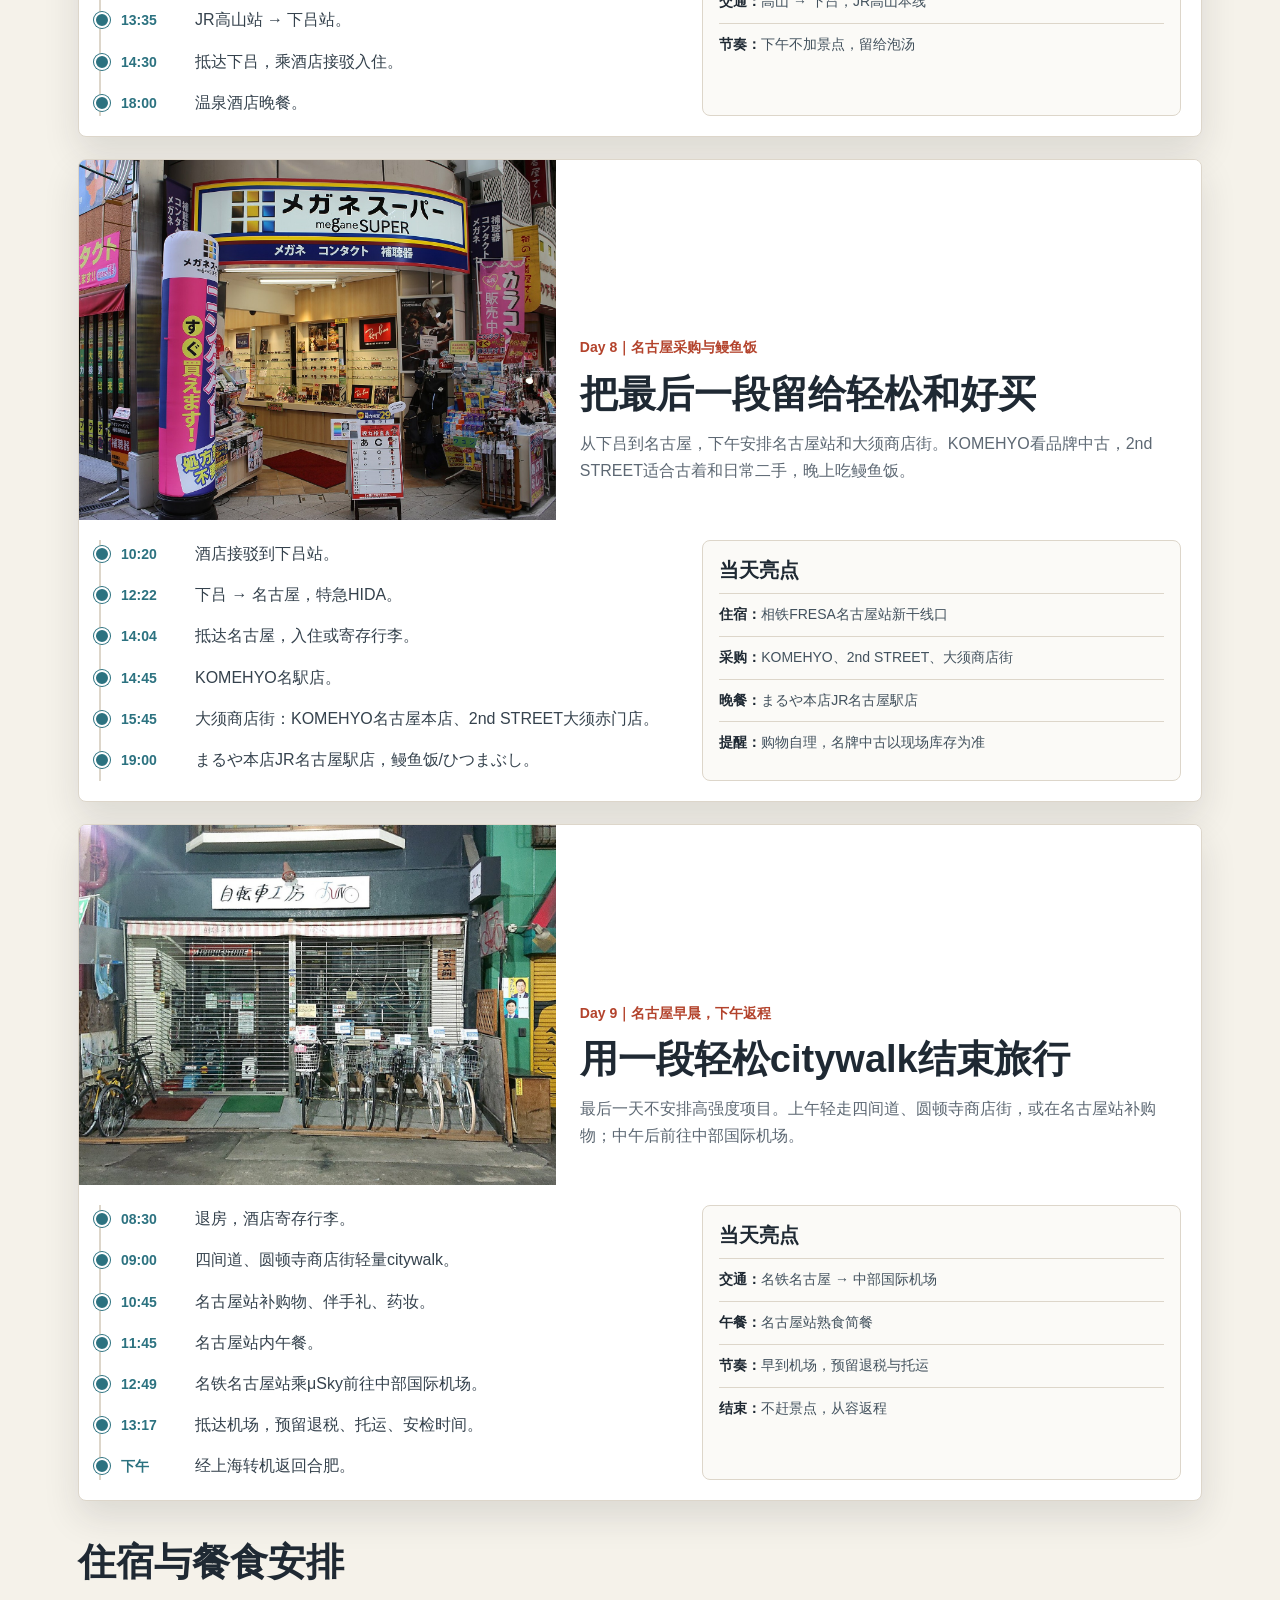
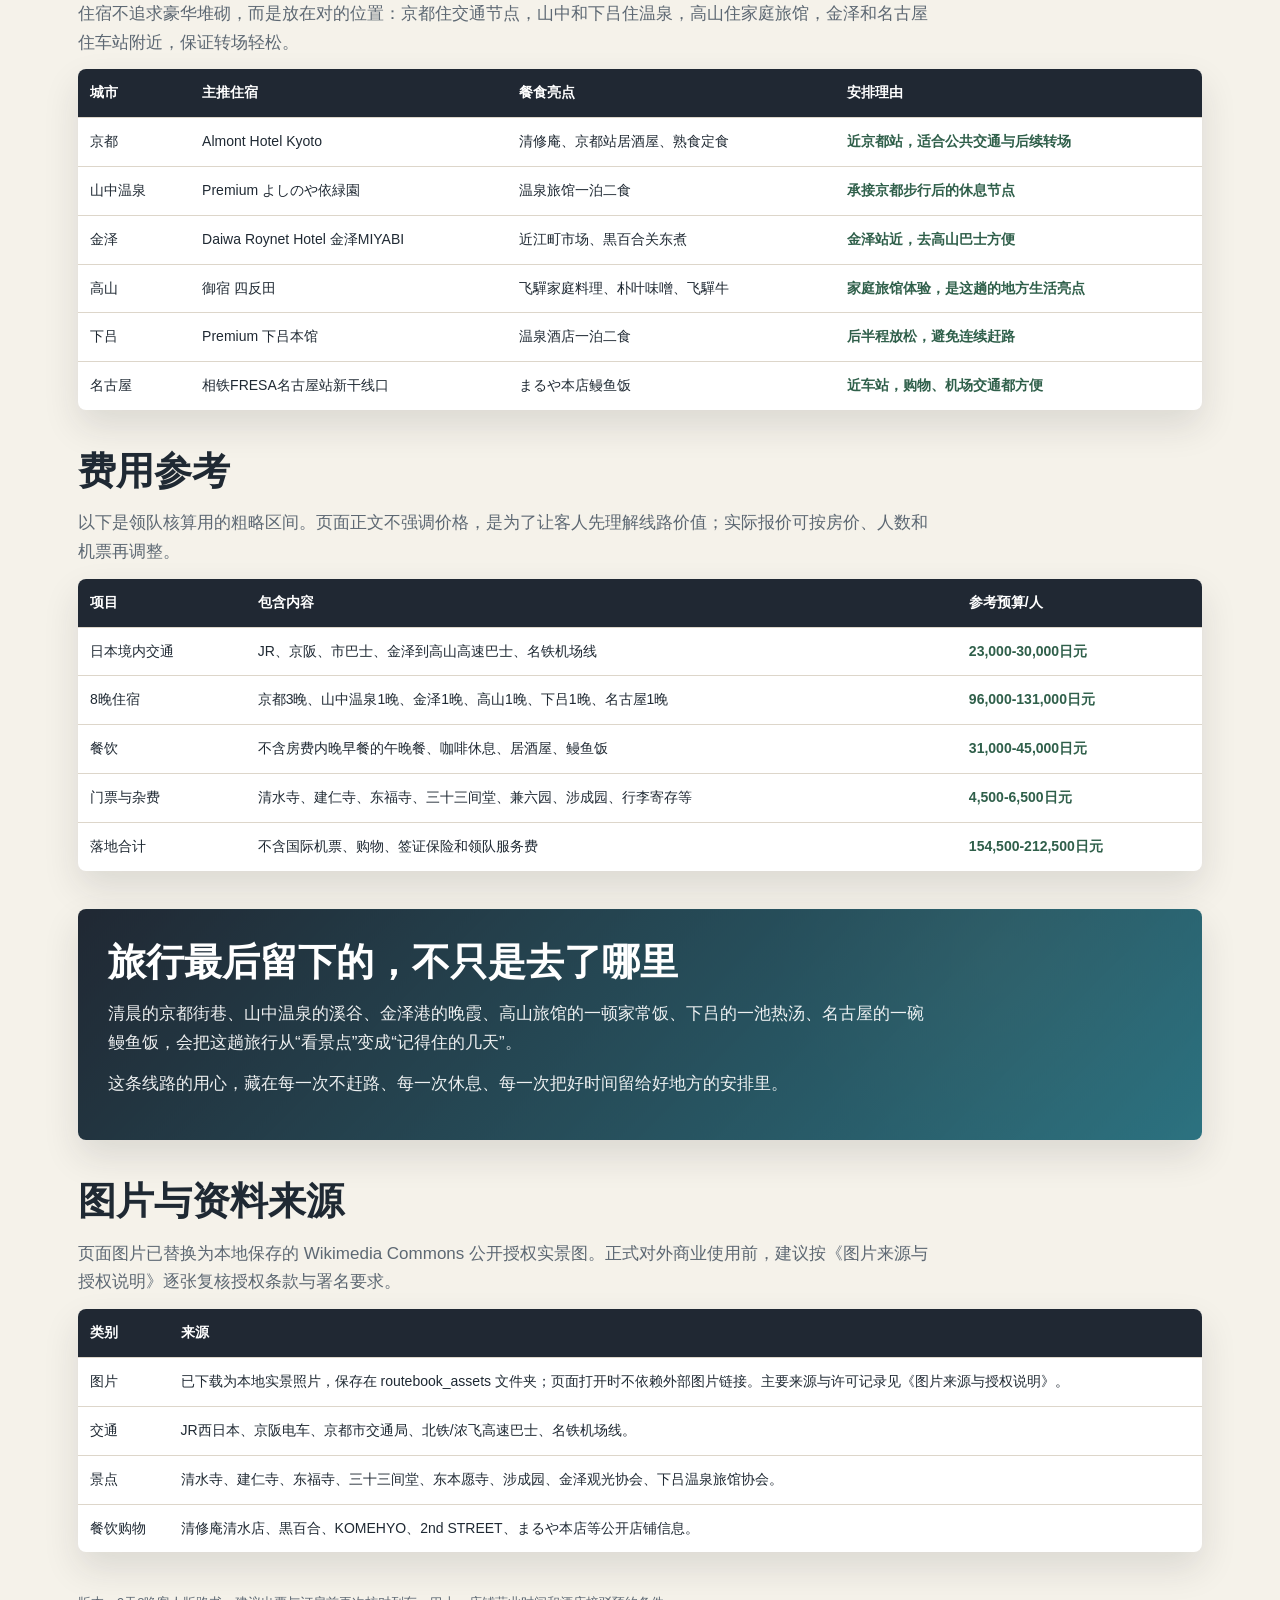
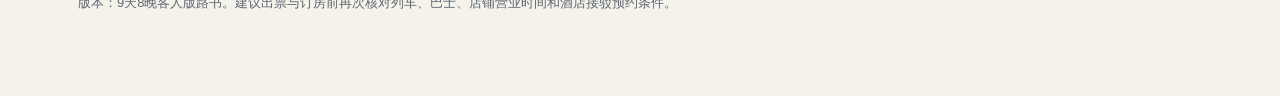
<file: 日本中部北陆9天8晚路书_客人版.html>
<!doctype html>
<html lang="zh-CN">
<head>
  <meta charset="utf-8">
  <meta name="viewport" content="width=device-width, initial-scale=1">
  <title>日本中部北陆9天8晚慢行路书｜京都・加贺・金泽・高山・下吕・名古屋</title>
  <style>
    :root {
      --ink: #1f2933;
      --muted: #5d6873;
      --paper: #f5f2ea;
      --panel: #ffffff;
      --line: #ddd6ca;
      --cedar: #2f5f4a;
      --river: #2c7280;
      --vermillion: #b3432c;
      --gold: #a97e25;
      --night: #202833;
      --soft-blue: #e7f0f2;
      --soft-green: #e9f1e7;
      --soft-gold: #fff6dd;
      --shadow: 0 16px 36px rgba(30, 37, 45, .12);
    }

    * { box-sizing: border-box; }

    html { scroll-behavior: smooth; }

    body {
      margin: 0;
      color: var(--ink);
      background: var(--paper);
      font-family: -apple-system, BlinkMacSystemFont, "PingFang SC", "Microsoft YaHei", "Noto Sans CJK SC", Arial, sans-serif;
      line-height: 1.7;
    }

    a { color: var(--river); }

    .hero {
      min-height: 88vh;
      display: grid;
      align-items: end;
      padding: 38px 22px;
      color: #fff;
      background:
        linear-gradient(180deg, rgba(16, 22, 28, .18), rgba(16, 22, 28, .84)),
        url("routebook_assets/kyoto_higashiyama.jpg");
      background-size: cover;
      background-position: center;
    }

    .hero-inner, main, .nav-inner {
      width: min(1160px, 100%);
      margin: 0 auto;
    }

    .eyebrow {
      margin: 0 0 12px;
      font-size: 14px;
      opacity: .9;
    }

    h1 {
      max-width: 900px;
      margin: 0;
      font-size: clamp(36px, 7vw, 76px);
      line-height: 1.04;
      letter-spacing: 0;
    }

    .hero p {
      max-width: 760px;
      margin: 18px 0 0;
      font-size: 18px;
      color: rgba(255, 255, 255, .92);
    }

    .hero-meta {
      display: flex;
      flex-wrap: wrap;
      gap: 8px;
      margin-top: 22px;
    }

    .hero-meta span {
      padding: 7px 12px;
      border: 1px solid rgba(255,255,255,.34);
      border-radius: 999px;
      background: rgba(255,255,255,.12);
      backdrop-filter: blur(8px);
      font-size: 14px;
    }

    .topnav {
      position: sticky;
      top: 0;
      z-index: 10;
      background: rgba(245, 242, 234, .94);
      backdrop-filter: blur(12px);
      border-bottom: 1px solid var(--line);
    }

    .nav-inner {
      display: flex;
      gap: 10px;
      overflow-x: auto;
      padding: 10px 18px;
    }

    .nav-inner a {
      flex: 0 0 auto;
      padding: 7px 10px;
      border: 1px solid var(--line);
      border-radius: 999px;
      color: #35424d;
      background: #fff;
      text-decoration: none;
      font-size: 14px;
      white-space: nowrap;
    }

    main { padding: 30px 18px 70px; }

    section { margin: 38px 0; }

    h2 {
      margin: 0 0 14px;
      font-size: clamp(25px, 4vw, 38px);
      line-height: 1.24;
      letter-spacing: 0;
    }

    h3 {
      margin: 0 0 8px;
      font-size: 20px;
      line-height: 1.3;
      letter-spacing: 0;
    }

    p { margin: 0 0 12px; }

    .lead {
      max-width: 860px;
      color: var(--muted);
      font-size: 17px;
    }

    .story {
      display: grid;
      grid-template-columns: 1.15fr .85fr;
      gap: 18px;
      align-items: stretch;
    }

    .story-text, .route-map, .google-map-card, .note, .detail-card, .day-card, .photo-card, .quick-card {
      border: 1px solid var(--line);
      border-radius: 8px;
      background: var(--panel);
      box-shadow: var(--shadow);
      overflow: hidden;
    }

    .story-text {
      padding: 24px;
    }

    .story-text p {
      color: #384753;
      font-size: 17px;
    }

    .highlight {
      margin-top: 16px;
      padding: 14px 16px;
      border-left: 4px solid var(--gold);
      background: var(--soft-gold);
      color: #554323;
      font-weight: 700;
    }

    .route-map {
      padding: 18px;
      background:
        linear-gradient(180deg, rgba(255,255,255,.94), rgba(255,255,255,.9)),
        radial-gradient(circle at 82% 12%, rgba(169,126,37,.28), transparent 24%),
        linear-gradient(135deg, rgba(44,114,128,.2), rgba(47,95,74,.18));
    }

    .route-step {
      display: grid;
      grid-template-columns: 38px 1fr;
      gap: 10px;
      align-items: start;
      padding: 10px 0;
      border-bottom: 1px solid rgba(221, 214, 202, .75);
    }

    .route-step:last-child { border-bottom: 0; }

    .route-step b {
      display: grid;
      place-items: center;
      width: 34px;
      height: 34px;
      border-radius: 999px;
      background: var(--cedar);
      color: #fff;
      font-size: 13px;
    }

    .route-step strong { display: block; }
    .route-step span { display: block; color: var(--muted); font-size: 14px; }

    .google-map-card {
      margin-top: 18px;
      padding: 20px;
      background:
        linear-gradient(180deg, rgba(255,255,255,.97), rgba(255,255,255,.92)),
        radial-gradient(circle at 92% 0%, rgba(44,114,128,.22), transparent 28%),
        radial-gradient(circle at 0% 100%, rgba(179,67,44,.12), transparent 28%);
    }

    .google-map-card h3 {
      margin-bottom: 6px;
    }

    .google-map-card p {
      color: var(--muted);
      font-size: 15px;
    }

    .map-actions {
      display: flex;
      flex-wrap: wrap;
      gap: 10px;
      margin: 14px 0 16px;
    }

    .map-button {
      display: inline-flex;
      align-items: center;
      justify-content: center;
      min-height: 42px;
      padding: 9px 14px;
      border-radius: 999px;
      border: 1px solid var(--river);
      background: var(--river);
      color: #fff;
      text-decoration: none;
      font-weight: 700;
      font-size: 14px;
    }

    .map-button.secondary {
      border-color: var(--line);
      background: #fff;
      color: var(--ink);
    }

    .segment-links {
      display: grid;
      grid-template-columns: repeat(2, minmax(0, 1fr));
      gap: 10px;
      margin-top: 12px;
    }

    .segment-links a {
      display: block;
      padding: 11px 12px;
      border-radius: 8px;
      border: 1px solid var(--line);
      background: #fbfaf6;
      color: var(--ink);
      text-decoration: none;
      font-size: 14px;
    }

    .segment-links a span {
      display: block;
      color: var(--muted);
      font-size: 12px;
      margin-top: 2px;
    }

    .gallery {
      display: grid;
      grid-template-columns: repeat(4, minmax(0, 1fr));
      gap: 14px;
    }

    .photo-card img {
      display: block;
      width: 100%;
      aspect-ratio: 4 / 3;
      object-fit: cover;
      background: #ddd6ca;
    }

    .day-hero > img {
      display: block;
      width: 100%;
      height: 100%;
      min-height: 360px;
      object-fit: cover;
      background: #ddd6ca;
    }

    .photo-card div { padding: 12px 13px 14px; }
    .photo-card strong { display: block; }
    .photo-card span { color: var(--muted); font-size: 14px; }

    .quick-grid {
      display: grid;
      grid-template-columns: repeat(4, minmax(0, 1fr));
      gap: 12px;
      margin-top: 18px;
    }

    .quick-card {
      padding: 16px;
      min-height: 128px;
    }

    .quick-card b {
      display: block;
      margin-bottom: 8px;
      color: var(--cedar);
      font-size: 15px;
    }

    .quick-card span {
      color: var(--muted);
      font-size: 14px;
    }

    .day-card { margin: 22px 0; }

    .day-hero {
      display: grid;
      grid-template-columns: .85fr 1.15fr;
      min-height: 360px;
    }

    .day-hero img {
      height: 100%;
      object-fit: cover;
    }

    .day-title {
      padding: 24px;
      display: grid;
      align-content: end;
      background: #fff;
    }

    .day-kicker {
      margin-bottom: 10px;
      color: var(--vermillion);
      font-size: 14px;
      font-weight: 700;
    }

    .day-title h3 {
      font-size: clamp(24px, 4vw, 38px);
      margin: 0 0 10px;
    }

    .day-title p {
      color: var(--muted);
      font-size: 16px;
    }

    .day-body {
      display: grid;
      grid-template-columns: 1.1fr .9fr;
      gap: 18px;
      padding: 20px;
    }

    .timeline {
      margin: 0;
      padding: 0;
      list-style: none;
      border-left: 2px solid var(--line);
    }

    .timeline li {
      position: relative;
      padding: 0 0 14px 20px;
    }

    .timeline li:last-child { padding-bottom: 0; }

    .timeline li::before {
      content: "";
      position: absolute;
      left: -7px;
      top: 6px;
      width: 12px;
      height: 12px;
      border-radius: 999px;
      background: var(--river);
      border: 2px solid #fff;
      box-shadow: 0 0 0 1px var(--river);
    }

    .timeline time {
      display: inline-block;
      min-width: 74px;
      color: var(--river);
      font-weight: 700;
      font-size: 14px;
    }

    .timeline span {
      color: #35424d;
    }

    .detail-card {
      padding: 16px;
      box-shadow: none;
      background: #fbfaf7;
    }

    .detail-list {
      margin: 10px 0 0;
      padding: 0;
      list-style: none;
    }

    .detail-list li {
      padding: 9px 0;
      border-top: 1px solid var(--line);
      color: #42515d;
      font-size: 14px;
    }

    .detail-list b {
      color: var(--ink);
    }

    .mini-photos {
      display: grid;
      grid-template-columns: repeat(3, minmax(0, 1fr));
      gap: 10px;
      margin-top: 14px;
    }

    .mini-photos img {
      aspect-ratio: 1 / 1;
      object-fit: cover;
      border-radius: 8px;
      border: 1px solid var(--line);
    }

    .note {
      padding: 18px;
      background: var(--soft-blue);
      box-shadow: none;
    }

    .note strong {
      display: block;
      margin-bottom: 6px;
      color: var(--river);
    }

    .budget-table, .source-table {
      width: 100%;
      border-collapse: collapse;
      overflow: hidden;
      border-radius: 8px;
      background: #fff;
      box-shadow: var(--shadow);
    }

    .budget-table th, .budget-table td,
    .source-table th, .source-table td {
      padding: 12px;
      border-bottom: 1px solid var(--line);
      text-align: left;
      vertical-align: top;
      font-size: 14px;
    }

    .budget-table th, .source-table th {
      color: #fff;
      background: var(--night);
      font-weight: 700;
    }

    .budget-table tr:last-child td,
    .source-table tr:last-child td { border-bottom: 0; }

    .budget-table td:last-child {
      font-weight: 700;
      color: var(--cedar);
      white-space: nowrap;
    }

    .closing {
      padding: 30px;
      color: #fff;
      background:
        linear-gradient(135deg, rgba(32, 40, 51, .95), rgba(44, 114, 128, .88)),
        radial-gradient(circle at 82% 20%, rgba(255,215,132,.28), transparent 24%),
        linear-gradient(135deg, #202833, #2c7280);
      background-size: cover;
      background-position: center;
      border-radius: 8px;
      box-shadow: var(--shadow);
    }

    .closing h2 { color: #fff; }
    .closing p { max-width: 820px; color: rgba(255,255,255,.92); font-size: 17px; }

    footer {
      margin-top: 40px;
      color: var(--muted);
      font-size: 13px;
    }

    @media (max-width: 900px) {
      .story, .day-hero, .day-body { grid-template-columns: 1fr; }
      .gallery { grid-template-columns: repeat(2, minmax(0, 1fr)); }
      .quick-grid { grid-template-columns: repeat(2, minmax(0, 1fr)); }
      .day-hero img { min-height: 260px; }
    }

    @media (max-width: 560px) {
      .hero { min-height: 76vh; padding: 28px 16px; }
      main { padding-left: 14px; padding-right: 14px; }
      .gallery, .quick-grid, .mini-photos, .segment-links { grid-template-columns: 1fr; }
      .story-text, .day-title, .day-body { padding: 16px; }
      .budget-table, .source-table { display: block; overflow-x: auto; }
    }
  </style>
</head>
<body>
  <header class="hero">
    <div class="hero-inner">
      <p class="eyebrow">9天8晚｜京都・加贺温泉・金泽・高山・下吕・名古屋</p>
      <h1>从清晨京都，到北陆温泉与飞驒人家</h1>
      <p>这不是一条急着打卡的线路，而是一趟把节奏放慢的日本旅行：清晨的石板坡道、寺院庭园、溪谷温泉、日本海晚霞、飞驒家庭料理、名古屋采购，都被安排在身体能够舒服承接的位置。</p>
      <div class="hero-meta">
        <span>适合身体健康的中老年小团</span>
        <span>公共交通为主</span>
        <span>不绕道宇治</span>
        <span>两晚温泉休息</span>
        <span>高山家庭旅馆体验</span>
      </div>
    </div>
  </header>

  <nav class="topnav" aria-label="行程导航">
    <div class="nav-inner">
      <a href="#why">为什么这样走</a>
      <a href="#google-map">路线图</a>
      <a href="#highlights">视觉亮点</a>
      <a href="#days">每日安排</a>
      <a href="#hotels">住宿餐食</a>
      <a href="#budget">预算参考</a>
      <a href="#sources">图片来源</a>
    </div>
  </nav>

  <main>
    <section id="why">
      <h2>一条从“看见日本”到“住进日本”的慢行线</h2>
      <div class="story">
        <div class="story-text">
          <p>行程从京都开始，因为京都最能集中呈现日本传统审美：寺院、庭园、石板路、町家、河岸傍晚。我们把最有画面感的东山安排在清晨，是为了避开人潮，也让大家看到京都最安静的一面。</p>
          <p>之后转入北陆。山中温泉安排在京都之后，是为了让身体从城市步行里慢下来；金泽安排市场、庭园和日本海夕阳，是从“古都审美”走向“北陆生活”；高山则用家庭旅馆和飞驒乡土晚餐，把旅行从景点带到地方人情。</p>
          <p>最后以下吕温泉和名古屋收尾。下吕负责把旅途后段的疲劳卸下来，名古屋负责采购、二手店、鳗鱼饭和从容返程。</p>
          <div class="highlight">这趟旅行的重点不是多，而是每一天都有一个清楚的理由：什么时候早起，什么时候休息，什么时候泡汤，什么时候只看一场夕阳。</div>
        </div>
        <div class="route-map" aria-label="路线概览">
          <div class="route-step"><b>01</b><div><strong>京都</strong><span>清晨街巷、寺院庭园、鸭川傍晚</span></div></div>
          <div class="route-step"><b>02</b><div><strong>山中温泉</strong><span>鶴仙溪、温泉街、一泊二食</span></div></div>
          <div class="route-step"><b>03</b><div><strong>金泽</strong><span>近江町市场、兼六园、日本海夕阳</span></div></div>
          <div class="route-step"><b>04</b><div><strong>高山</strong><span>宫川朝市、古街、飞驒家庭料理</span></div></div>
          <div class="route-step"><b>05</b><div><strong>下吕</strong><span>名汤泡汤，给身体一次完整休息</span></div></div>
          <div class="route-step"><b>06</b><div><strong>名古屋</strong><span>二手店、购物、鳗鱼饭、返程</span></div></div>
        </div>
      </div>
      <div class="google-map-card" id="google-map" aria-label="Google Maps 路线图">
        <h3>Google Maps 路线图</h3>
        <p>全程路线用于看城市关系和大方向；实际出行时建议按下面分段打开，因为公共交通班次会随日期、时间和临时调整变化。</p>
        <div class="map-actions">
          <a class="map-button" target="_blank" rel="noopener" href="https://www.google.com/maps/dir/?api=1&origin=Kyoto%20Station&destination=Chubu%20Centrair%20International%20Airport&waypoints=Yamanaka%20Onsen%2C%20Kaga%2C%20Ishikawa%7CKanazawa%20Station%7CTakayama%20Station%7CGero%20Station%7CNagoya%20Station&travelmode=transit">打开全程路线</a>
          <a class="map-button secondary" target="_blank" rel="noopener" href="https://www.google.com/maps/search/?api=1&query=Kyoto%20Station%20Yamanaka%20Onsen%20Kanazawa%20Takayama%20Gero%20Nagoya">查看路线城市关系</a>
        </div>
        <div class="segment-links">
          <a target="_blank" rel="noopener" href="https://www.google.com/maps/dir/?api=1&origin=Kyoto%20Station&destination=Yamanaka%20Onsen%2C%20Kaga%2C%20Ishikawa&travelmode=transit">京都站 → 山中温泉<span>Day 4 转场，建议实际按京都站到加贺温泉站、再接驳/巴士拆开核对。</span></a>
          <a target="_blank" rel="noopener" href="https://www.google.com/maps/dir/?api=1&origin=Yamanaka%20Onsen%2C%20Kaga%2C%20Ishikawa&destination=Kanazawa%20Station&travelmode=transit">山中温泉 → 金泽站<span>Day 5 中午前后转场，适合结合旅馆接驳时间看。</span></a>
          <a target="_blank" rel="noopener" href="https://www.google.com/maps/dir/?api=1&origin=Kanazawa%20Station&destination=Takayama%20Station&travelmode=transit">金泽站 → 高山站<span>Day 6 下午转场，重点核对高速巴士班次和预约情况。</span></a>
          <a target="_blank" rel="noopener" href="https://www.google.com/maps/dir/?api=1&origin=Takayama%20Station&destination=Gero%20Station&travelmode=transit">高山站 → 下吕站<span>Day 7 朝市后转场，JR 高山本线为主。</span></a>
          <a target="_blank" rel="noopener" href="https://www.google.com/maps/dir/?api=1&origin=Gero%20Station&destination=Nagoya%20Station&travelmode=transit">下吕站 → 名古屋站<span>Day 8 午后到名古屋，留出酒店寄存和购物时间。</span></a>
          <a target="_blank" rel="noopener" href="https://www.google.com/maps/dir/?api=1&origin=Nagoya%20Station&destination=Chubu%20Centrair%20International%20Airport&travelmode=transit">名古屋站 → 中部国际机场<span>Day 9 返程段，按航班时间提前核对名铁机场线。</span></a>
        </div>
      </div>
    </section>

    <section id="highlights">
      <h2>这趟路上，会遇到的几种日本</h2>
      <p class="lead">寺院不是孤立的景点，温泉也不只是泡澡。我们把城市、山谷、市场、港口和老街放在同一条线上，让旅程有层次地展开。</p>
      <div class="gallery">
        <article class="photo-card">
          <img src="routebook_assets/kyoto_kiyomizu.jpg" alt="京都清水寺秋色实景">
          <div><strong>清晨东山</strong><span>二年坂、三年坂、八坂塔，是京都最适合早起的一段。</span></div>
        </article>
        <article class="photo-card">
          <img src="routebook_assets/fushimi.jpg" alt="伏见稻荷千本鸟居实景">
          <div><strong>千本鸟居</strong><span>只走精华段，不登顶，把体验留住，把体力省下来。</span></div>
        </article>
        <article class="photo-card">
          <img src="routebook_assets/yamanaka_bridge.jpg" alt="山中温泉鶴仙溪与あやとり桥实景">
          <div><strong>山中溪谷</strong><span>京都之后安排温泉，是为了让旅行节奏真正慢下来。</span></div>
        </article>
        <article class="photo-card">
          <img src="routebook_assets/kenrokuen.jpg" alt="金泽兼六园实景">
          <div><strong>金泽庭园</strong><span>兼六园和金泽城，讲的是加贺百万石的审美与气度。</span></div>
        </article>
        <article class="photo-card">
          <img src="routebook_assets/kanazawa_port.jpg" alt="金泽港邮轮码头夜景实景">
          <div><strong>日本海晚霞</strong><span>在金泽，不只看城和园，也留一段时间给海边的天色。</span></div>
        </article>
        <article class="photo-card">
          <img src="routebook_assets/takayama_oldtown.jpg" alt="飞驒高山古街实景">
          <div><strong>飞驒高山</strong><span>老街、朝市和家庭旅馆，让这晚更像住进地方生活。</span></div>
        </article>
        <article class="photo-card">
          <img src="routebook_assets/gero_onsen.jpg" alt="下吕温泉街实景">
          <div><strong>下吕名汤</strong><span>后半程不继续赶路，而是用温泉把身体照顾好。</span></div>
        </article>
        <article class="photo-card">
          <img src="routebook_assets/nagoya_osu.jpg" alt="名古屋大须商店街实景">
          <div><strong>名古屋采购</strong><span>大须二手店、KOMEHYO、鳗鱼饭，是轻松又实用的收尾。</span></div>
        </article>
      </div>
    </section>

    <section>
      <h2>带队设计原则</h2>
      <div class="quick-grid">
        <div class="quick-card"><b>早起只安排一次高强度</b><span>Day2早起看清晨东山，之后中午回酒店休息，不把疲劳拖到晚上。</span></div>
        <div class="quick-card"><b>温泉放在关键节点</b><span>第4晚山中温泉承接京都，第7晚下吕温泉承接高山，都是为了让身体恢复。</span></div>
        <div class="quick-card"><b>不绕道宇治</b><span>京都段保留寺院和街巷精华，不再增加跨城半日往返，减少体力消耗。</span></div>
        <div class="quick-card"><b>餐食避开生食</b><span>以汤豆腐、乌冬、熟食定食、关东煮、家庭料理、鳗鱼饭为主，更稳妥。</span></div>
      </div>
    </section>

    <section id="days">
      <h2>每日行程</h2>

      <article class="day-card">
        <div class="day-hero">
          <img src="routebook_assets/kyoto_station.jpg" alt="京都站建筑实景">
          <div class="day-title">
            <div class="day-kicker">Day 1｜晚抵达京都</div>
            <h3>先抵达，不急着开始</h3>
            <p>第一天不安排游玩。顺利入境、抵达京都、入住、简单补给，把体力留给第二天清晨的东山。</p>
          </div>
        </div>
        <div class="day-body">
          <ul class="timeline">
            <li><time>晚间</time><span>关西机场T1入境后，前往JR关西机场站。</span></li>
            <li><time>约75分</time><span>乘JR HARUKA前往京都站。</span></li>
            <li><time>抵达后</time><span>京都站八条口步行约5-10分钟到Almont Hotel Kyoto。</span></li>
            <li><time>晚餐</time><span>京都站内简餐或便利店轻食，不安排正式聚餐。</span></li>
          </ul>
          <aside class="detail-card">
            <h3>执行信息</h3>
            <ul class="detail-list">
              <li><b>住宿：</b>Almont Hotel Kyoto</li>
              <li><b>交通：</b>关西机场 → 京都，JR HARUKA</li>
              <li><b>餐食：</b>京都站简餐/便利店</li>
              <li><b>重点：</b>不做游玩安排，保证睡眠</li>
            </ul>
          </aside>
        </div>
      </article>

      <article class="day-card">
        <div class="day-hero">
          <img src="routebook_assets/kyoto_higashiyama.jpg" alt="京都清晨东山与清水寺实景">
          <div class="day-title">
            <div class="day-kicker">Day 2｜清晨东山与鸭川傍晚</div>
            <h3>看京都一天中最安静的时刻</h3>
            <p>早起进入八坂塔、二年坂、三年坂，天亮后参观清水寺。中午回酒店休息，下午再去建仁寺、祇园与鸭川。</p>
          </div>
        </div>
        <div class="day-body">
          <ul class="timeline">
            <li><time>05:20</time><span>酒店出发，步行至京阪东福寺站。</span></li>
            <li><time>05:45</time><span>京阪东福寺站 → 祇园四条站，步行进入八坂塔一带。</span></li>
            <li><time>06:15</time><span>八坂塔、二年坂、三年坂清晨街景。</span></li>
            <li><time>07:00</time><span>清水寺参观，随后回走三年坂、二年坂。</span></li>
            <li><time>10:30</time><span>清修庵清水店午餐。</span></li>
            <li><time>11:40</time><span>清水道巴士站乘市巴士回京都站，步行回酒店休息。</span></li>
            <li><time>15:00</time><span>再次出发，市巴士前往建仁寺。</span></li>
            <li><time>15:45</time><span>建仁寺参观：风神雷神图、双龙图、枯山水。</span></li>
            <li><time>16:45</time><span>祇园白川、花见小路轻走。</span></li>
            <li><time>17:15</time><span>鸭川四条大桥附近日落散步。</span></li>
            <li><time>19:00</time><span>京都站附近居酒屋，安排饮酒放题体验。</span></li>
          </ul>
          <aside class="detail-card">
            <h3>当天亮点</h3>
            <ul class="detail-list">
              <li><b>早餐：</b>前一晚便利店准备，房间内简单吃</li>
              <li><b>午餐：</b>清修庵清水店</li>
              <li><b>下午茶：</b>四条河原町/祇园附近咖啡或葛切</li>
              <li><b>晚餐：</b>あいよっ！京都駅八条口店 或同级居酒屋</li>
              <li><b>体力：</b>上午有坡，中午必须回酒店休息</li>
            </ul>
          </aside>
        </div>
      </article>

      <article class="day-card">
        <div class="day-hero">
          <img src="routebook_assets/fushimi_jg.jpg" alt="伏见稻荷大社千本鸟居实景">
          <div class="day-title">
            <div class="day-kicker">Day 3｜伏见稻荷・东福寺・三十三间堂</div>
            <h3>从鸟居、庭园到千体观音</h3>
            <p>这一天看京都的另一种层次：朱红鸟居、枯山水庭园、长堂空间。晚上回到京都站附近做轻量citywalk。</p>
          </div>
        </div>
        <div class="day-body">
          <ul class="timeline">
            <li><time>08:05</time><span>京都站乘JR奈良线到稻荷站。</span></li>
            <li><time>08:15</time><span>伏见稻荷大社，只走千本鸟居精华段，不登顶。</span></li>
            <li><time>09:35</time><span>JR稻荷站 → 东福寺站。</span></li>
            <li><time>09:50</time><span>东福寺，通天桥与方丈庭园。</span></li>
            <li><time>11:30</time><span>麺道楽 大午餐，乌冬、亲子丼、炸物。</span></li>
            <li><time>12:30</time><span>京阪东福寺站 → 七条站，步行至三十三间堂。</span></li>
            <li><time>12:45</time><span>三十三间堂参观。</span></li>
            <li><time>14:30</time><span>回酒店休息。</span></li>
            <li><time>17:00</time><span>东寺外观、京都站空中径路或Porta地下街轻走。</span></li>
          </ul>
          <aside class="detail-card">
            <h3>当天亮点</h3>
            <ul class="detail-list">
              <li><b>交通：</b>JR奈良线 + 京阪 + 市巴士</li>
              <li><b>午餐：</b>麺道楽 大，预算友好且熟食多</li>
              <li><b>晚餐：</b>京都站熟食定食、炸猪排或大阪烧</li>
              <li><b>体力：</b>伏见稻荷不登顶，下午留休息</li>
            </ul>
          </aside>
        </div>
      </article>

      <article class="day-card">
        <div class="day-hero">
          <img src="routebook_assets/kyoto_shoseien.jpg" alt="京都涉成园庭园实景">
          <div class="day-title">
            <div class="day-kicker">Day 4｜京都收束，转入温泉</div>
            <h3>用一座寺和一座庭园，告别京都</h3>
            <p>上午只做京都站附近轻量漫步。中午坐JR前往加贺温泉，下午进入山中温泉，泡汤、晚餐、休息。</p>
          </div>
        </div>
        <div class="day-body">
          <ul class="timeline">
            <li><time>08:30</time><span>退房，行李寄存在酒店。</span></li>
            <li><time>09:00</time><span>东本愿寺参观，空间开阔，免费。</span></li>
            <li><time>09:50</time><span>涉成园庭园散步。</span></li>
            <li><time>11:20</time><span>京都站午餐、买水、准备转场。</span></li>
            <li><time>12:40</time><span>京都站出发，经敦贺换乘到加贺温泉。</span></li>
            <li><time>14:20</time><span>抵达加贺温泉站，乘旅馆接驳前往山中温泉。</span></li>
            <li><time>15:30</time><span>入住、泡汤、休息。</span></li>
            <li><time>18:00</time><span>温泉旅馆晚餐。</span></li>
          </ul>
          <aside class="detail-card">
            <h3>当天亮点</h3>
            <ul class="detail-list">
              <li><b>住宿：</b>Premium よしのや依緑園 或同级</li>
              <li><b>交通：</b>京都 → 敦贺 → 加贺温泉</li>
              <li><b>体验：</b>山中温泉一泊二食</li>
              <li><b>节奏：</b>不加远景点，保证温泉入住质量</li>
            </ul>
          </aside>
        </div>
      </article>

      <article class="day-card">
        <div class="day-hero">
          <img src="routebook_assets/yamanaka_onsen.jpg" alt="山中温泉鶴仙溪实景">
          <div class="day-title">
            <div class="day-kicker">Day 5｜山中温泉到金泽</div>
            <h3>溪谷晨光、市场午餐和日本海夕阳</h3>
            <p>早上把时间留给鶴仙溪，中午到金泽近江町市场觅食，傍晚去海边或港口看日本海晚霞，晚上吃金泽关东煮。</p>
          </div>
        </div>
        <div class="day-body">
          <ul class="timeline">
            <li><time>08:45</time><span>鶴仙溪、あやとり桥、ゆげ街道散步。</span></li>
            <li><time>11:15</time><span>旅馆接驳回加贺温泉站。</span></li>
            <li><time>11:45</time><span>加贺温泉站 → 金泽站，普通列车约49分钟。</span></li>
            <li><time>13:00</time><span>近江町市场午餐，选择天妇罗、烤鱼、治部煮、熟食定食。</span></li>
            <li><time>15:40</time><span>前往金泽港邮轮码头，天气好可备选内滩海岸。</span></li>
            <li><time>16:30</time><span>看日本海夕阳与港口晚霞。</span></li>
            <li><time>18:30</time><span>金泽站内黒百合，体验金泽关东煮。</span></li>
          </ul>
          <aside class="detail-card">
            <h3>当天亮点</h3>
            <ul class="detail-list">
              <li><b>住宿：</b>Daiwa Roynet Hotel 金泽MIYABI</li>
              <li><b>午餐：</b>近江町市场，避开生食</li>
              <li><b>夕阳：</b>主选金泽港邮轮码头，雨天改石川县厅展望大厅</li>
              <li><b>晚餐：</b>黒百合，金泽关东煮</li>
            </ul>
          </aside>
        </div>
      </article>

      <article class="day-card">
        <div class="day-hero">
          <img src="routebook_assets/kenrokuen.jpg" alt="金泽兼六园实景">
          <div class="day-title">
            <div class="day-kicker">Day 6｜金泽庭园，前往飞驒高山</div>
            <h3>看过加贺的庭园，再住进飞驒人家</h3>
            <p>上午看兼六园和金泽城，时间允许短走东茶屋街。下午乘高速巴士前往高山，入住家庭料理旅馆。</p>
          </div>
        </div>
        <div class="day-body">
          <ul class="timeline">
            <li><time>08:30</time><span>金泽站乘巴士前往兼六园。</span></li>
            <li><time>09:00</time><span>兼六园游览。</span></li>
            <li><time>10:20</time><span>金泽城公园，石川门、桥爪门一带。</span></li>
            <li><time>11:20</time><span>午餐，金泽站或近江町市场熟食。</span></li>
            <li><time>13:20</time><span>金泽站西口4号站台乘高速巴士去高山。</span></li>
            <li><time>15:35</time><span>抵达高山浓飞巴士中心，前往家庭旅馆。</span></li>
            <li><time>18:00</time><span>飞驒家庭料理晚餐。</span></li>
          </ul>
          <aside class="detail-card">
            <h3>当天亮点</h3>
            <ul class="detail-list">
              <li><b>住宿：</b>御宿 四反田优先，备选桑谷屋/旅馆むら山</li>
              <li><b>交通：</b>金泽 → 高山，高速巴士需提前预约</li>
              <li><b>晚餐：</b>飞驒牛、朴叶味噌、山菜、川鱼等乡土料理</li>
              <li><b>体验：</b>这晚不是普通住宿，而是家庭旅馆体验</li>
            </ul>
          </aside>
        </div>
      </article>

      <article class="day-card">
        <div class="day-hero">
          <img src="routebook_assets/miyagawa_market.jpg" alt="高山宫川朝市实景">
          <div class="day-title">
            <div class="day-kicker">Day 7｜宫川朝市与下吕温泉</div>
            <h3>高山的早晨，一定留给朝市</h3>
            <p>宫川朝市是当地生活的清晨切片。之后轻走高山古街，下午前往下吕温泉，让旅途后段真正放松下来。</p>
          </div>
        </div>
        <div class="day-body">
          <ul class="timeline">
            <li><time>08:20</time><span>宫川朝市，蔬果、味噌、手作、小吃摊。</span></li>
            <li><time>09:20</time><span>上三之町古街轻走。</span></li>
            <li><time>10:40</time><span>高山阵屋，可选入内。</span></li>
            <li><time>11:30</time><span>午餐：飞驒牛朴叶味噌、高山拉面或熟食定食。</span></li>
            <li><time>13:35</time><span>JR高山站 → 下吕站。</span></li>
            <li><time>14:30</time><span>抵达下吕，乘酒店接驳入住。</span></li>
            <li><time>18:00</time><span>温泉酒店晚餐。</span></li>
          </ul>
          <aside class="detail-card">
            <h3>当天亮点</h3>
            <ul class="detail-list">
              <li><b>必去：</b>宫川朝市，每天开放，10月建议上午去</li>
              <li><b>住宿：</b>Premium 下吕本馆 或同级</li>
              <li><b>交通：</b>高山 → 下吕，JR高山本线</li>
              <li><b>节奏：</b>下午不加景点，留给泡汤</li>
            </ul>
          </aside>
        </div>
      </article>

      <article class="day-card">
        <div class="day-hero">
          <img src="routebook_assets/nagoya_osu.jpg" alt="名古屋大须商店街实景">
          <div class="day-title">
            <div class="day-kicker">Day 8｜名古屋采购与鳗鱼饭</div>
            <h3>把最后一段留给轻松和好买</h3>
            <p>从下吕到名古屋，下午安排名古屋站和大须商店街。KOMEHYO看品牌中古，2nd STREET适合古着和日常二手，晚上吃鳗鱼饭。</p>
          </div>
        </div>
        <div class="day-body">
          <ul class="timeline">
            <li><time>10:20</time><span>酒店接驳到下吕站。</span></li>
            <li><time>12:22</time><span>下吕 → 名古屋，特急HIDA。</span></li>
            <li><time>14:04</time><span>抵达名古屋，入住或寄存行李。</span></li>
            <li><time>14:45</time><span>KOMEHYO名駅店。</span></li>
            <li><time>15:45</time><span>大须商店街：KOMEHYO名古屋本店、2nd STREET大须赤门店。</span></li>
            <li><time>19:00</time><span>まるや本店JR名古屋駅店，鳗鱼饭/ひつまぶし。</span></li>
          </ul>
          <aside class="detail-card">
            <h3>当天亮点</h3>
            <ul class="detail-list">
              <li><b>住宿：</b>相铁FRESA名古屋站新干线口</li>
              <li><b>采购：</b>KOMEHYO、2nd STREET、大须商店街</li>
              <li><b>晚餐：</b>まるや本店JR名古屋駅店</li>
              <li><b>提醒：</b>购物自理，名牌中古以现场库存为准</li>
            </ul>
          </aside>
        </div>
      </article>

      <article class="day-card">
        <div class="day-hero">
          <img src="routebook_assets/nagoya_endoji.jpg" alt="名古屋圆顿寺商店街实景">
          <div class="day-title">
            <div class="day-kicker">Day 9｜名古屋早晨，下午返程</div>
            <h3>用一段轻松citywalk结束旅行</h3>
            <p>最后一天不安排高强度项目。上午轻走四间道、圆顿寺商店街，或在名古屋站补购物；中午后前往中部国际机场。</p>
          </div>
        </div>
        <div class="day-body">
          <ul class="timeline">
            <li><time>08:30</time><span>退房，酒店寄存行李。</span></li>
            <li><time>09:00</time><span>四间道、圆顿寺商店街轻量citywalk。</span></li>
            <li><time>10:45</time><span>名古屋站补购物、伴手礼、药妆。</span></li>
            <li><time>11:45</time><span>名古屋站内午餐。</span></li>
            <li><time>12:49</time><span>名铁名古屋站乘μSky前往中部国际机场。</span></li>
            <li><time>13:17</time><span>抵达机场，预留退税、托运、安检时间。</span></li>
            <li><time>下午</time><span>经上海转机返回合肥。</span></li>
          </ul>
          <aside class="detail-card">
            <h3>当天亮点</h3>
            <ul class="detail-list">
              <li><b>交通：</b>名铁名古屋 → 中部国际机场</li>
              <li><b>午餐：</b>名古屋站熟食简餐</li>
              <li><b>节奏：</b>早到机场，预留退税与托运</li>
              <li><b>结束：</b>不赶景点，从容返程</li>
            </ul>
          </aside>
        </div>
      </article>
    </section>

    <section id="hotels">
      <h2>住宿与餐食安排</h2>
      <p class="lead">住宿不追求豪华堆砌，而是放在对的位置：京都住交通节点，山中和下吕住温泉，高山住家庭旅馆，金泽和名古屋住车站附近，保证转场轻松。</p>
      <table class="budget-table">
        <thead>
          <tr><th>城市</th><th>主推住宿</th><th>餐食亮点</th><th>安排理由</th></tr>
        </thead>
        <tbody>
          <tr><td>京都</td><td>Almont Hotel Kyoto</td><td>清修庵、京都站居酒屋、熟食定食</td><td>近京都站，适合公共交通与后续转场</td></tr>
          <tr><td>山中温泉</td><td>Premium よしのや依緑園</td><td>温泉旅馆一泊二食</td><td>承接京都步行后的休息节点</td></tr>
          <tr><td>金泽</td><td>Daiwa Roynet Hotel 金泽MIYABI</td><td>近江町市场、黒百合关东煮</td><td>金泽站近，去高山巴士方便</td></tr>
          <tr><td>高山</td><td>御宿 四反田</td><td>飞驒家庭料理、朴叶味噌、飞驒牛</td><td>家庭旅馆体验，是这趟的地方生活亮点</td></tr>
          <tr><td>下吕</td><td>Premium 下吕本馆</td><td>温泉酒店一泊二食</td><td>后半程放松，避免连续赶路</td></tr>
          <tr><td>名古屋</td><td>相铁FRESA名古屋站新干线口</td><td>まるや本店鳗鱼饭</td><td>近车站，购物、机场交通都方便</td></tr>
        </tbody>
      </table>
    </section>

    <section id="budget">
      <h2>费用参考</h2>
      <p class="lead">以下是领队核算用的粗略区间。页面正文不强调价格，是为了让客人先理解线路价值；实际报价可按房价、人数和机票再调整。</p>
      <table class="budget-table">
        <thead>
          <tr><th>项目</th><th>包含内容</th><th>参考预算/人</th></tr>
        </thead>
        <tbody>
          <tr><td>日本境内交通</td><td>JR、京阪、市巴士、金泽到高山高速巴士、名铁机场线</td><td>23,000-30,000日元</td></tr>
          <tr><td>8晚住宿</td><td>京都3晚、山中温泉1晚、金泽1晚、高山1晚、下吕1晚、名古屋1晚</td><td>96,000-131,000日元</td></tr>
          <tr><td>餐饮</td><td>不含房费内晚早餐的午晚餐、咖啡休息、居酒屋、鳗鱼饭</td><td>31,000-45,000日元</td></tr>
          <tr><td>门票与杂费</td><td>清水寺、建仁寺、东福寺、三十三间堂、兼六园、涉成园、行李寄存等</td><td>4,500-6,500日元</td></tr>
          <tr><td>落地合计</td><td>不含国际机票、购物、签证保险和领队服务费</td><td>154,500-212,500日元</td></tr>
        </tbody>
      </table>
    </section>

    <section>
      <div class="closing">
        <h2>旅行最后留下的，不只是去了哪里</h2>
        <p>清晨的京都街巷、山中温泉的溪谷、金泽港的晚霞、高山旅馆的一顿家常饭、下吕的一池热汤、名古屋的一碗鳗鱼饭，会把这趟旅行从“看景点”变成“记得住的几天”。</p>
        <p>这条线路的用心，藏在每一次不赶路、每一次休息、每一次把好时间留给好地方的安排里。</p>
      </div>
    </section>

    <section id="sources">
      <h2>图片与资料来源</h2>
      <p class="lead">页面图片已替换为本地保存的 Wikimedia Commons 公开授权实景图。正式对外商业使用前，建议按《图片来源与授权说明》逐张复核授权条款与署名要求。</p>
      <table class="source-table">
        <thead>
          <tr><th>类别</th><th>来源</th></tr>
        </thead>
        <tbody>
          <tr><td>图片</td><td>已下载为本地实景照片，保存在 routebook_assets 文件夹；页面打开时不依赖外部图片链接。主要来源与许可记录见《图片来源与授权说明》。</td></tr>
          <tr><td>交通</td><td>JR西日本、京阪电车、京都市交通局、北铁/浓飞高速巴士、名铁机场线。</td></tr>
          <tr><td>景点</td><td>清水寺、建仁寺、东福寺、三十三间堂、东本愿寺、涉成园、金泽观光协会、下吕温泉旅馆协会。</td></tr>
          <tr><td>餐饮购物</td><td>清修庵清水店、黒百合、KOMEHYO、2nd STREET、まるや本店等公开店铺信息。</td></tr>
        </tbody>
      </table>
    </section>

    <footer>
      <p>版本：9天8晚客人版路书。建议出票与订房前再次核对列车、巴士、店铺营业时间和酒店接驳预约条件。</p>
    </footer>
  </main>
</body>
</html>
</file>
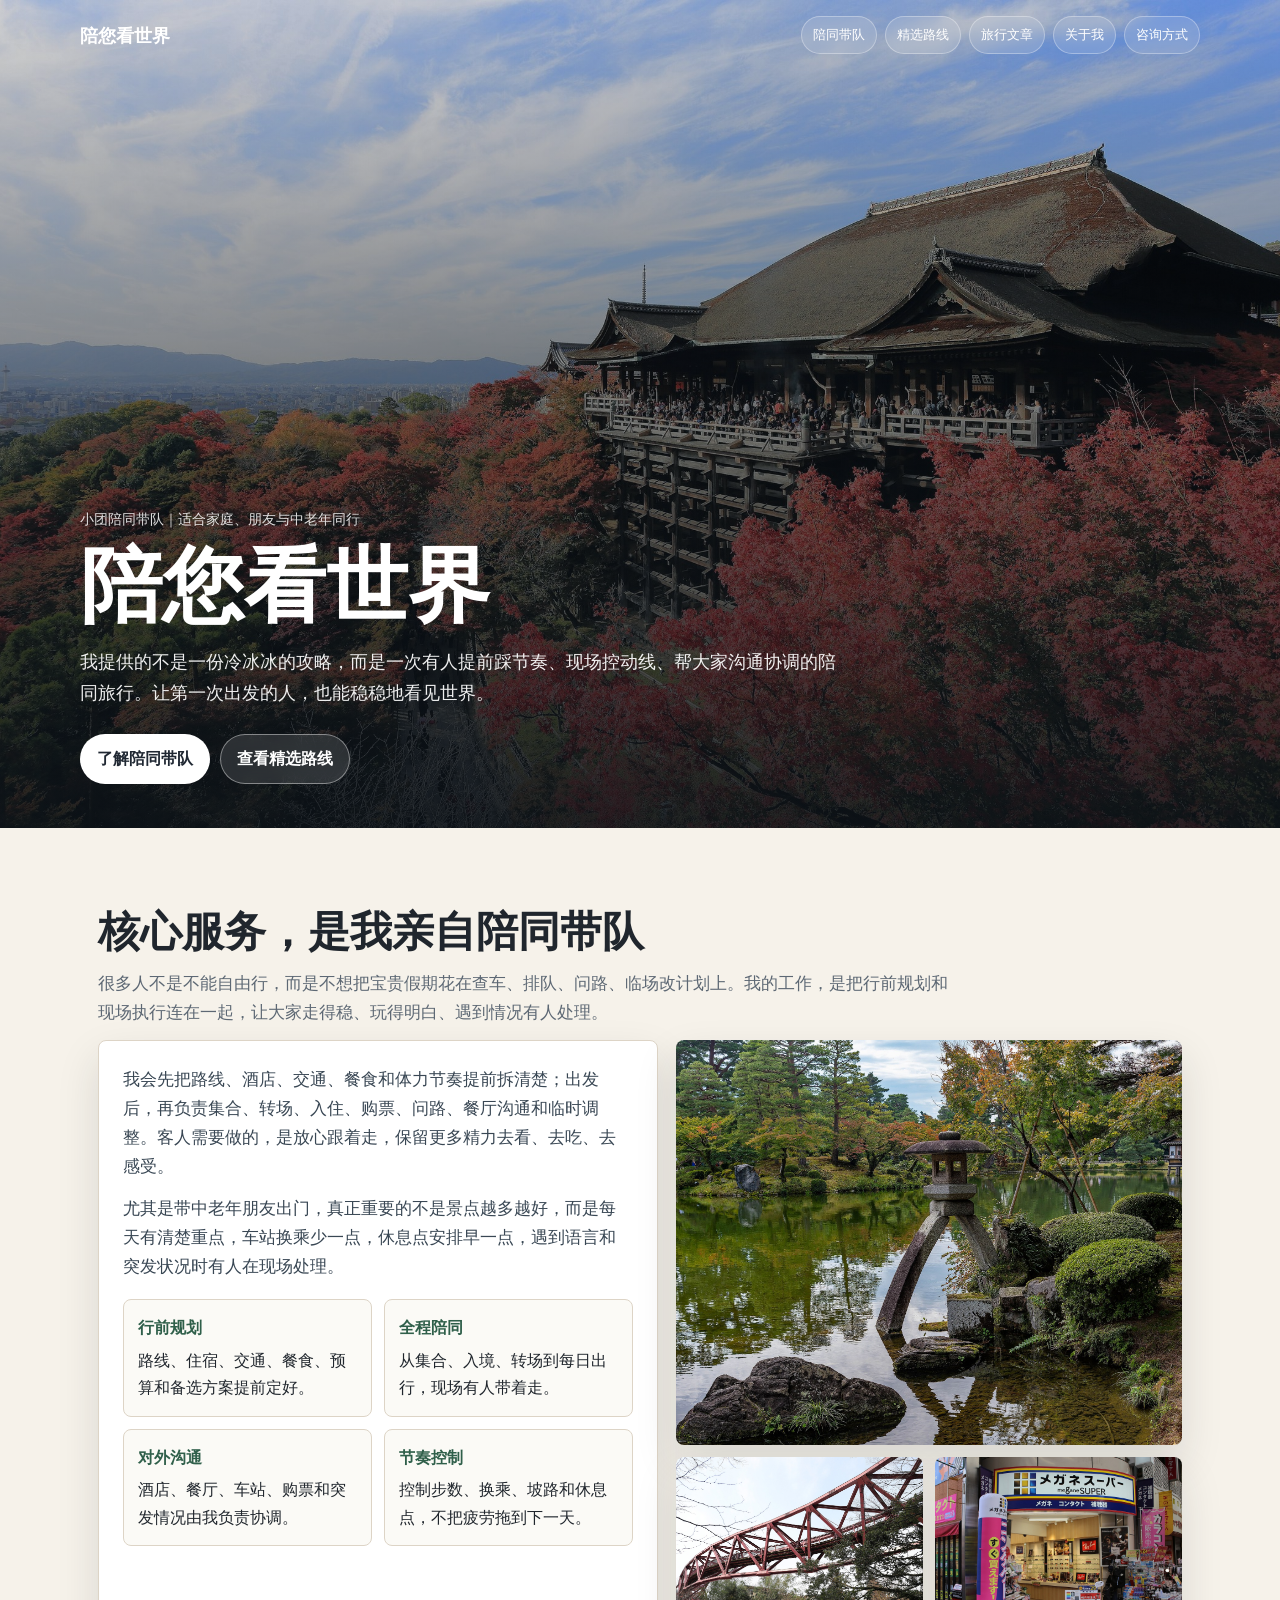
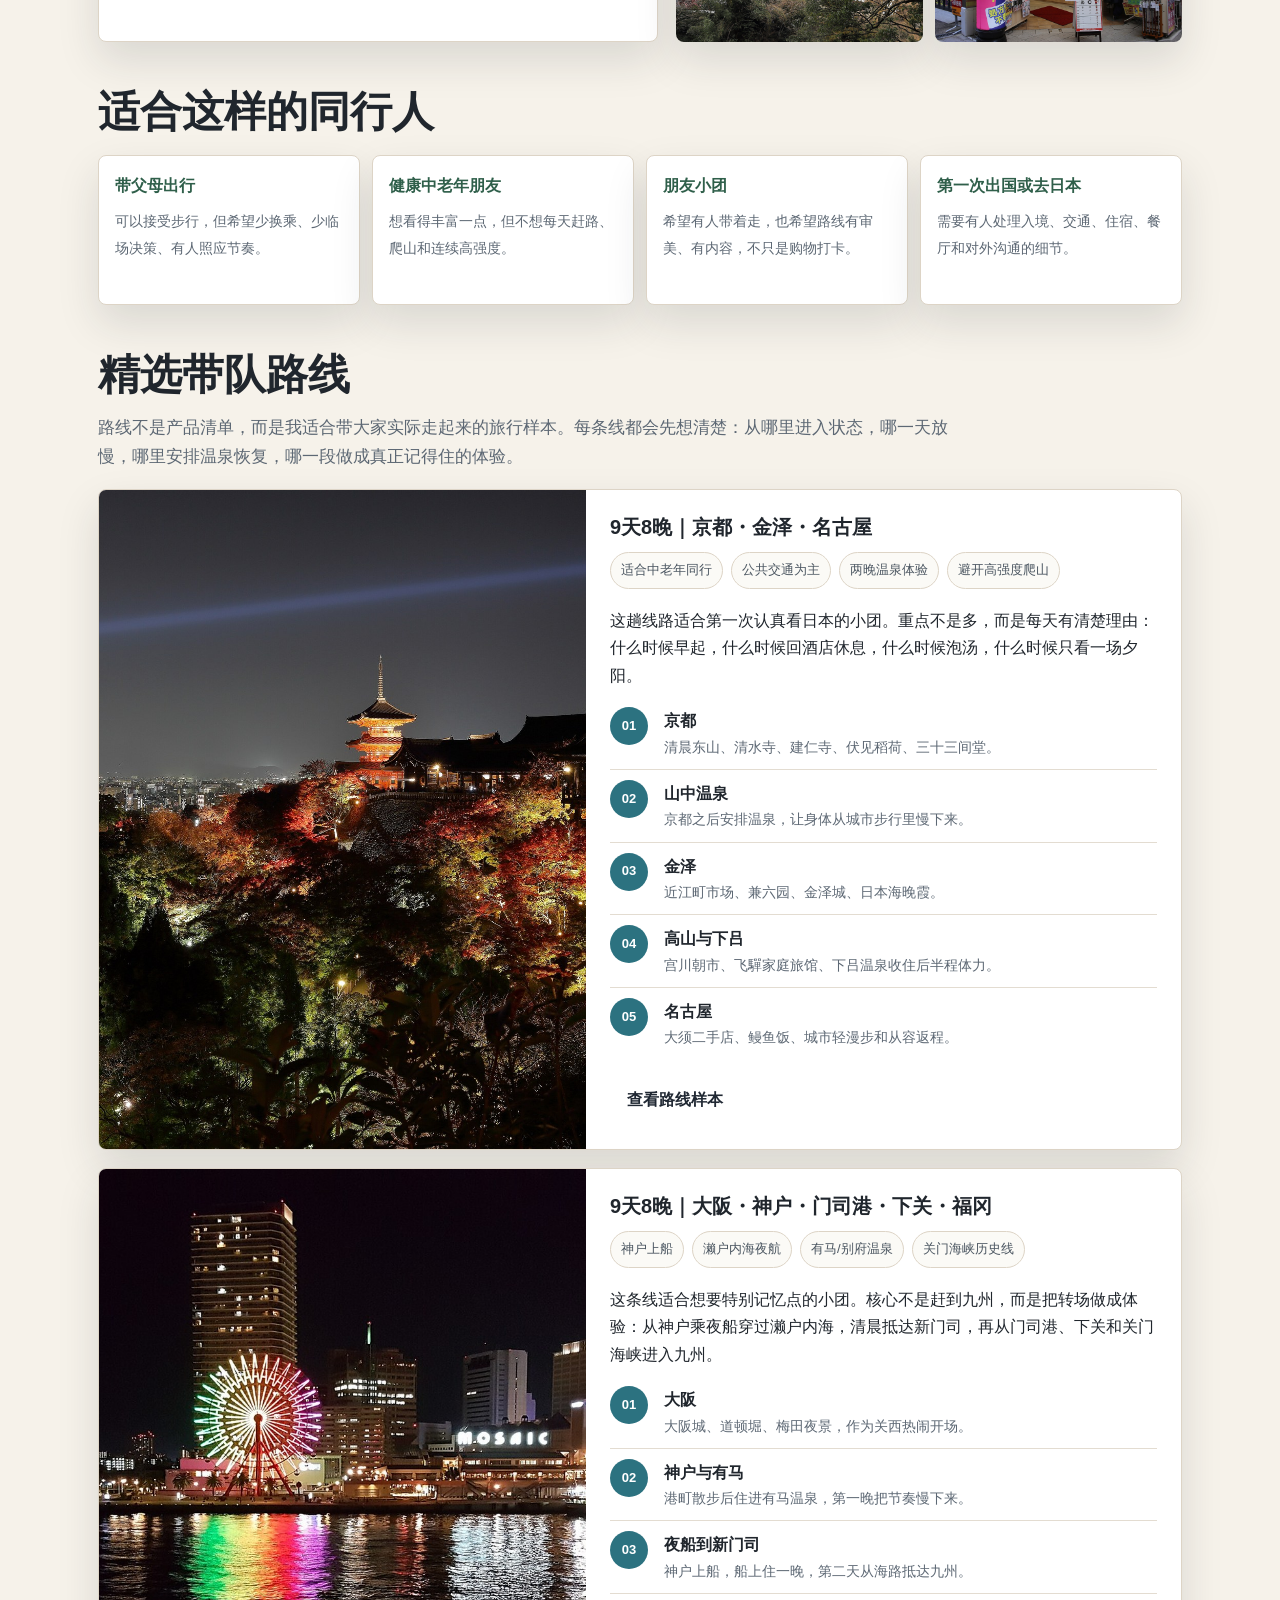
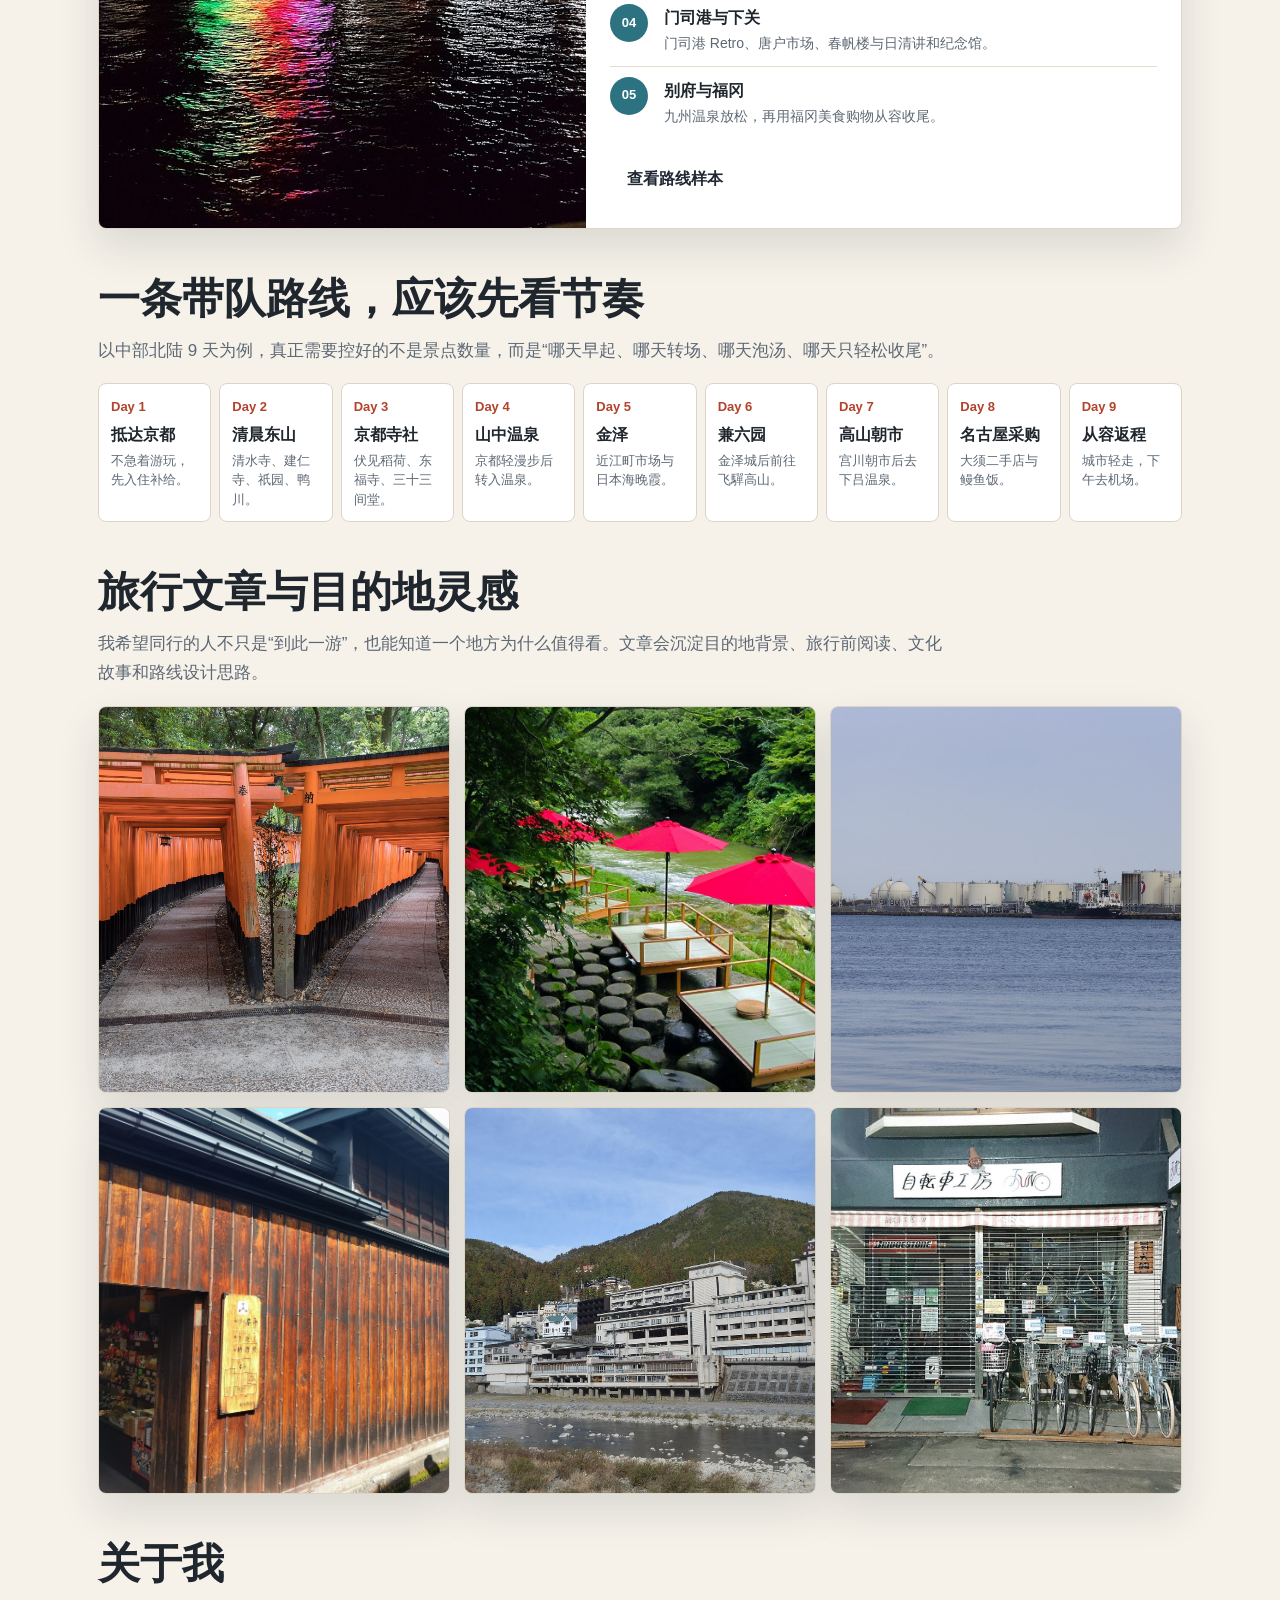
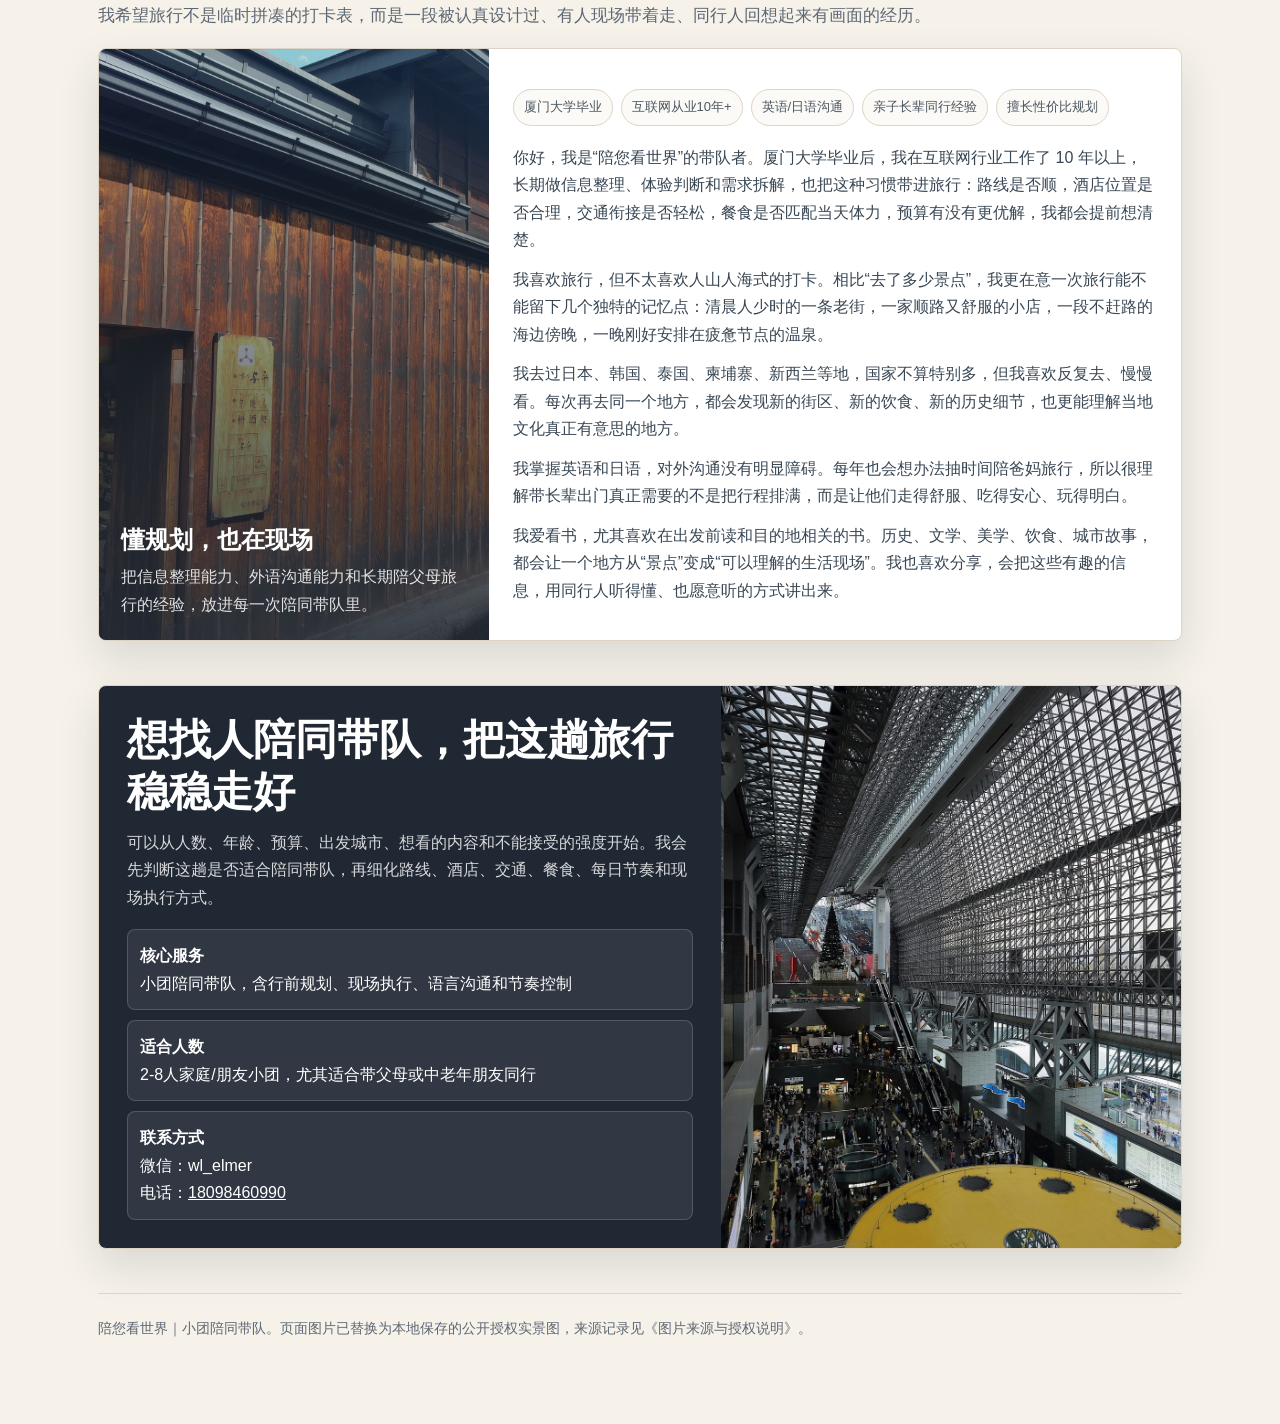
<file: 陪您看世界_个人网站.html>
<!doctype html>
<html lang="zh-CN">
<head>
  <meta charset="utf-8">
  <meta name="viewport" content="width=device-width, initial-scale=1">
  <title>陪您看世界｜小团陪同带队</title>
  <style>
    :root {
      --ink: #20262d;
      --muted: #5d6874;
      --paper: #f6f2ea;
      --panel: #ffffff;
      --line: #ddd4c6;
      --cedar: #2f5f4a;
      --river: #2c7280;
      --vermilion: #b3432c;
      --gold: #a97e25;
      --night: #202833;
      --mist: #e8eef0;
      --shadow: 0 18px 42px rgba(30, 37, 45, .13);
    }

    * { box-sizing: border-box; }
    html { scroll-behavior: smooth; }

    body {
      margin: 0;
      color: var(--ink);
      background: var(--paper);
      font-family: -apple-system, BlinkMacSystemFont, "PingFang SC", "Microsoft YaHei", "Noto Sans CJK SC", Arial, sans-serif;
      line-height: 1.72;
    }

    a { color: inherit; }

    .hero {
      min-height: 92vh;
      display: grid;
      align-items: end;
      color: #fff;
      background:
        linear-gradient(180deg, rgba(12, 18, 24, .16), rgba(12, 18, 24, .88)),
        url("routebook_assets/kyoto_higashiyama.jpg");
      background-size: cover;
      background-position: center;
      padding: 28px 18px 44px;
    }

    .wrap {
      width: min(1120px, 100%);
      margin: 0 auto;
    }

    .brand-row {
      position: absolute;
      top: 0;
      left: 0;
      right: 0;
      z-index: 2;
      padding: 16px 18px;
    }

    .brand-inner {
      width: min(1120px, 100%);
      margin: 0 auto;
      display: flex;
      justify-content: space-between;
      align-items: center;
      gap: 14px;
      color: #fff;
      min-width: 0;
    }

    .brand {
      font-weight: 700;
      letter-spacing: 0;
      font-size: 18px;
    }

    .nav {
      display: flex;
      gap: 8px;
      overflow-x: auto;
      white-space: nowrap;
      padding-bottom: 2px;
      max-width: 100%;
      min-width: 0;
    }

    .nav a {
      text-decoration: none;
      border: 1px solid rgba(255,255,255,.32);
      background: rgba(255,255,255,.12);
      border-radius: 999px;
      padding: 7px 11px;
      font-size: 13px;
      backdrop-filter: blur(8px);
    }

    .hero-content {
      max-width: 860px;
      padding-top: 110px;
    }

    .eyebrow {
      margin: 0 0 12px;
      font-size: 14px;
      color: rgba(255,255,255,.86);
    }

    h1 {
      margin: 0;
      font-size: clamp(38px, 8vw, 82px);
      line-height: 1.04;
      letter-spacing: 0;
    }

    .hero-copy {
      max-width: 760px;
      margin: 18px 0 0;
      color: rgba(255,255,255,.93);
      font-size: 18px;
    }

    .hero-actions {
      display: flex;
      flex-wrap: wrap;
      gap: 10px;
      margin-top: 26px;
    }

    .btn {
      display: inline-flex;
      align-items: center;
      justify-content: center;
      min-height: 44px;
      padding: 10px 16px;
      border-radius: 999px;
      text-decoration: none;
      font-weight: 700;
      border: 1px solid rgba(255,255,255,.42);
    }

    .btn-primary {
      background: #fff;
      color: var(--night);
    }

    .btn-ghost {
      color: #fff;
      background: rgba(255,255,255,.12);
      backdrop-filter: blur(8px);
    }

    main { padding: 34px 18px 72px; }
    section { margin: 44px 0; }

    h2 {
      margin: 0 0 12px;
      font-size: clamp(26px, 4vw, 42px);
      line-height: 1.22;
      letter-spacing: 0;
    }

    h3 {
      margin: 0 0 8px;
      font-size: 20px;
      line-height: 1.32;
      letter-spacing: 0;
    }

    p { margin: 0 0 12px; }

    .lead {
      max-width: 850px;
      color: var(--muted);
      font-size: 17px;
    }

    .intro-grid {
      display: grid;
      grid-template-columns: 1.05fr .95fr;
      gap: 18px;
      align-items: stretch;
    }

    .panel, .route-card, .place-card, .principle-card, .contact-card {
      background: var(--panel);
      border: 1px solid var(--line);
      border-radius: 8px;
      overflow: hidden;
      box-shadow: var(--shadow);
    }

    .panel {
      padding: 24px;
    }

    .panel p {
      color: #394754;
      font-size: 17px;
    }

    .signature {
      display: grid;
      grid-template-columns: repeat(2, minmax(0, 1fr));
      gap: 12px;
      margin-top: 18px;
    }

    .signature div {
      border: 1px solid var(--line);
      border-radius: 8px;
      padding: 14px;
      background: #fbfaf6;
    }

    .signature b {
      display: block;
      margin-bottom: 5px;
      color: var(--cedar);
    }

    .photo-stack {
      display: grid;
      gap: 12px;
    }

    .photo-stack img,
    .place-card img,
    .route-card img,
    .contact-card .image img {
      display: block;
      width: 100%;
      height: 100%;
      object-fit: cover;
      background: var(--line);
    }

    .photo-main {
      min-height: 320px;
      aspect-ratio: 5 / 4;
      border-radius: 8px;
      overflow: hidden;
      box-shadow: var(--shadow);
    }

    .photo-row {
      display: grid;
      grid-template-columns: 1fr 1fr;
      gap: 12px;
    }

    .photo-row div {
      aspect-ratio: 4 / 3;
      border-radius: 8px;
      overflow: hidden;
      box-shadow: var(--shadow);
    }

    .principles {
      display: grid;
      grid-template-columns: repeat(4, minmax(0, 1fr));
      gap: 12px;
      margin-top: 18px;
    }

    .bio-card {
      display: grid;
      grid-template-columns: .72fr 1.28fr;
      gap: 0;
      margin-top: 18px;
      background: var(--panel);
      border: 1px solid var(--line);
      border-radius: 8px;
      overflow: hidden;
      box-shadow: var(--shadow);
    }

    .bio-aside {
      padding: 22px;
      color: #fff;
      background:
        linear-gradient(180deg, rgba(32, 40, 51, .2), rgba(32, 40, 51, .88)),
        url("routebook_assets/takayama_oldtown.jpg");
      background-size: cover;
      background-position: center;
      display: flex;
      flex-direction: column;
      justify-content: flex-end;
      min-height: 360px;
    }

    .bio-aside b {
      display: block;
      font-size: 24px;
      line-height: 1.25;
      margin-bottom: 8px;
    }

    .bio-aside span {
      color: rgba(255,255,255,.86);
    }

    .bio-content {
      padding: 24px;
    }

    .bio-content p {
      color: #394754;
      font-size: 16px;
    }

    .bio-tags {
      display: flex;
      flex-wrap: wrap;
      gap: 8px;
      margin: 16px 0 18px;
    }

    .bio-tags span {
      border: 1px solid var(--line);
      border-radius: 999px;
      padding: 6px 10px;
      color: #4b5661;
      background: #fbfaf6;
      font-size: 13px;
    }

    .principle-card {
      padding: 16px;
      min-height: 150px;
    }

    .principle-card b {
      display: block;
      color: var(--cedar);
      margin-bottom: 7px;
    }

    .principle-card span {
      color: var(--muted);
      font-size: 14px;
    }

    .route-card {
      margin-top: 18px;
      display: grid;
      grid-template-columns: .9fr 1.1fr;
    }

    .route-card .cover {
      min-height: 420px;
    }

    .route-content {
      padding: 24px;
    }

    .badges {
      display: flex;
      flex-wrap: wrap;
      gap: 8px;
      margin: 12px 0 18px;
    }

    .badges span {
      border: 1px solid var(--line);
      border-radius: 999px;
      padding: 6px 10px;
      color: #4b5661;
      background: #fbfaf6;
      font-size: 13px;
    }

    .path {
      display: grid;
      gap: 10px;
      margin-top: 18px;
    }

    .path-step {
      display: grid;
      grid-template-columns: 44px 1fr;
      gap: 10px;
      align-items: start;
      border-bottom: 1px solid rgba(221, 212, 198, .8);
      padding-bottom: 10px;
    }

    .path-step:last-child {
      border-bottom: 0;
      padding-bottom: 0;
    }

    .path-step b {
      display: grid;
      place-items: center;
      width: 38px;
      height: 38px;
      border-radius: 999px;
      color: #fff;
      background: var(--river);
      font-size: 13px;
    }

    .path-step strong { display: block; }
    .path-step span {
      display: block;
      color: var(--muted);
      font-size: 14px;
    }

    .places {
      display: grid;
      grid-template-columns: repeat(3, minmax(0, 1fr));
      gap: 14px;
      margin-top: 18px;
    }

    .place-card img {
      aspect-ratio: 4 / 3;
    }

    .place-card div {
      padding: 14px;
    }

    .place-card p {
      color: var(--muted);
      font-size: 14px;
    }

    .calendar {
      display: grid;
      grid-template-columns: repeat(9, minmax(0, 1fr));
      gap: 8px;
      margin-top: 18px;
    }

    .day-tile {
      min-height: 116px;
      padding: 12px;
      border: 1px solid var(--line);
      border-radius: 8px;
      background: var(--panel);
    }

    .day-tile b {
      display: block;
      color: var(--vermilion);
      margin-bottom: 6px;
      font-size: 13px;
    }

    .day-tile span {
      display: block;
      color: var(--ink);
      font-weight: 700;
      line-height: 1.35;
    }

    .day-tile small {
      display: block;
      color: var(--muted);
      margin-top: 5px;
      line-height: 1.45;
    }

    .contact-card {
      display: grid;
      grid-template-columns: 1.15fr .85fr;
      gap: 0;
      background: var(--night);
      color: #fff;
    }

    .contact-card .text {
      padding: 28px;
    }

    .contact-card p {
      color: rgba(255,255,255,.82);
    }

    .contact-list {
      display: grid;
      gap: 10px;
      margin-top: 18px;
    }

    .contact-list div {
      border: 1px solid rgba(255,255,255,.16);
      border-radius: 8px;
      padding: 12px;
      background: rgba(255,255,255,.08);
    }

    .contact-card .image {
      min-height: 320px;
    }

    footer {
      padding-top: 22px;
      color: var(--muted);
      border-top: 1px solid var(--line);
      font-size: 14px;
    }

    @media (max-width: 920px) {
      .brand-inner {
        align-items: flex-start;
        flex-direction: column;
      }

      .nav {
        width: 100%;
      }

      .intro-grid,
      .route-card,
      .bio-card,
      .contact-card {
        grid-template-columns: 1fr;
      }

      .principles,
      .places {
        grid-template-columns: repeat(2, minmax(0, 1fr));
      }

      .calendar {
        grid-template-columns: repeat(3, minmax(0, 1fr));
      }

      .route-card .cover,
      .bio-aside,
      .contact-card .image {
        min-height: 280px;
      }
    }

    @media (max-width: 560px) {
      .hero {
        min-height: 86vh;
        padding-bottom: 30px;
      }

      .nav {
        flex-wrap: wrap;
        overflow: visible;
        white-space: normal;
      }

      .nav a {
        font-size: 12px;
        padding: 6px 9px;
      }

      .hero-copy {
        font-size: 16px;
      }

      .hero-actions .btn {
        width: 100%;
      }

      .signature,
      .principles,
      .places,
      .calendar,
      .photo-row {
        grid-template-columns: 1fr;
      }

      .panel,
      .route-content,
      .contact-card .text {
        padding: 18px;
      }

      .photo-main {
        min-height: 240px;
      }
    }
  </style>
</head>
<body>
  <header class="hero" id="top">
    <div class="brand-row">
      <div class="brand-inner">
        <div class="brand">陪您看世界</div>
        <nav class="nav" aria-label="网站导航">
          <a href="#service">陪同带队</a>
          <a href="#route">精选路线</a>
          <a href="#articles">旅行文章</a>
          <a href="#about">关于我</a>
          <a href="#contact">咨询方式</a>
        </nav>
      </div>
    </div>

    <div class="wrap">
      <div class="hero-content">
        <p class="eyebrow">小团陪同带队｜适合家庭、朋友与中老年同行</p>
        <h1>陪您看世界</h1>
        <p class="hero-copy">我提供的不是一份冷冰冰的攻略，而是一次有人提前踩节奏、现场控动线、帮大家沟通协调的陪同旅行。让第一次出发的人，也能稳稳地看见世界。</p>
        <div class="hero-actions">
          <a class="btn btn-primary" href="#service">了解陪同带队</a>
          <a class="btn btn-ghost" href="#route">查看精选路线</a>
        </div>
      </div>
    </div>
  </header>

  <main class="wrap">
    <section id="service">
      <h2>核心服务，是我亲自陪同带队</h2>
      <p class="lead">很多人不是不能自由行，而是不想把宝贵假期花在查车、排队、问路、临场改计划上。我的工作，是把行前规划和现场执行连在一起，让大家走得稳、玩得明白、遇到情况有人处理。</p>
      <div class="intro-grid">
        <div class="panel">
          <p>我会先把路线、酒店、交通、餐食和体力节奏提前拆清楚；出发后，再负责集合、转场、入住、购票、问路、餐厅沟通和临时调整。客人需要做的，是放心跟着走，保留更多精力去看、去吃、去感受。</p>
          <p>尤其是带中老年朋友出门，真正重要的不是景点越多越好，而是每天有清楚重点，车站换乘少一点，休息点安排早一点，遇到语言和突发状况时有人在现场处理。</p>
          <div class="signature">
            <div><b>行前规划</b><span>路线、住宿、交通、餐食、预算和备选方案提前定好。</span></div>
            <div><b>全程陪同</b><span>从集合、入境、转场到每日出行，现场有人带着走。</span></div>
            <div><b>对外沟通</b><span>酒店、餐厅、车站、购票和突发情况由我负责协调。</span></div>
            <div><b>节奏控制</b><span>控制步数、换乘、坡路和休息点，不把疲劳拖到下一天。</span></div>
          </div>
        </div>
        <div class="photo-stack" aria-label="旅行照片组合">
          <div class="photo-main"><img src="routebook_assets/kenrokuen.jpg" alt="金泽兼六园庭园"></div>
          <div class="photo-row">
            <div><img src="routebook_assets/yamanaka_bridge.jpg" alt="山中温泉溪谷"></div>
            <div><img src="routebook_assets/nagoya_osu.jpg" alt="名古屋大须商店街"></div>
          </div>
        </div>
      </div>
    </section>

    <section>
      <h2>适合这样的同行人</h2>
      <div class="principles">
        <article class="principle-card"><b>带父母出行</b><span>可以接受步行，但希望少换乘、少临场决策、有人照应节奏。</span></article>
        <article class="principle-card"><b>健康中老年朋友</b><span>想看得丰富一点，但不想每天赶路、爬山和连续高强度。</span></article>
        <article class="principle-card"><b>朋友小团</b><span>希望有人带着走，也希望路线有审美、有内容，不只是购物打卡。</span></article>
        <article class="principle-card"><b>第一次出国或去日本</b><span>需要有人处理入境、交通、住宿、餐厅和对外沟通的细节。</span></article>
      </div>
    </section>

    <section id="route">
      <h2>精选带队路线</h2>
      <p class="lead">路线不是产品清单，而是我适合带大家实际走起来的旅行样本。每条线都会先想清楚：从哪里进入状态，哪一天放慢，哪里安排温泉恢复，哪一段做成真正记得住的体验。</p>

      <article class="route-card">
        <div class="cover"><img src="routebook_assets/kyoto_kiyomizu.jpg" alt="京都清水寺"></div>
        <div class="route-content">
          <h3>9天8晚｜京都・金泽・名古屋</h3>
          <div class="badges">
            <span>适合中老年同行</span>
            <span>公共交通为主</span>
            <span>两晚温泉体验</span>
            <span>避开高强度爬山</span>
          </div>
          <p>这趟线路适合第一次认真看日本的小团。重点不是多，而是每天有清楚理由：什么时候早起，什么时候回酒店休息，什么时候泡汤，什么时候只看一场夕阳。</p>
          <div class="path">
            <div class="path-step"><b>01</b><div><strong>京都</strong><span>清晨东山、清水寺、建仁寺、伏见稻荷、三十三间堂。</span></div></div>
            <div class="path-step"><b>02</b><div><strong>山中温泉</strong><span>京都之后安排温泉，让身体从城市步行里慢下来。</span></div></div>
            <div class="path-step"><b>03</b><div><strong>金泽</strong><span>近江町市场、兼六园、金泽城、日本海晚霞。</span></div></div>
            <div class="path-step"><b>04</b><div><strong>高山与下吕</strong><span>宫川朝市、飞驒家庭旅馆、下吕温泉收住后半程体力。</span></div></div>
            <div class="path-step"><b>05</b><div><strong>名古屋</strong><span>大须二手店、鳗鱼饭、城市轻漫步和从容返程。</span></div></div>
          </div>
          <div class="hero-actions">
            <a class="btn btn-primary" href="日本中部北陆9天8晚路书_客人版.html">查看路线样本</a>
          </div>
        </div>
      </article>

      <article class="route-card">
        <div class="cover"><img src="routebook_assets/west_sea/kobe_harbor.jpg" alt="神户港海路慢行"></div>
        <div class="route-content">
          <h3>9天8晚｜大阪・神户・门司港・下关・福冈</h3>
          <div class="badges">
            <span>神户上船</span>
            <span>濑户内海夜航</span>
            <span>有马/别府温泉</span>
            <span>关门海峡历史线</span>
          </div>
          <p>这条线适合想要特别记忆点的小团。核心不是赶到九州，而是把转场做成体验：从神户乘夜船穿过濑户内海，清晨抵达新门司，再从门司港、下关和关门海峡进入九州。</p>
          <div class="path">
            <div class="path-step"><b>01</b><div><strong>大阪</strong><span>大阪城、道顿堀、梅田夜景，作为关西热闹开场。</span></div></div>
            <div class="path-step"><b>02</b><div><strong>神户与有马</strong><span>港町散步后住进有马温泉，第一晚把节奏慢下来。</span></div></div>
            <div class="path-step"><b>03</b><div><strong>夜船到新门司</strong><span>神户上船，船上住一晚，第二天从海路抵达九州。</span></div></div>
            <div class="path-step"><b>04</b><div><strong>门司港与下关</strong><span>门司港 Retro、唐户市场、春帆楼与日清讲和纪念馆。</span></div></div>
            <div class="path-step"><b>05</b><div><strong>别府与福冈</strong><span>九州温泉放松，再用福冈美食购物从容收尾。</span></div></div>
          </div>
          <div class="hero-actions">
            <a class="btn btn-primary" href="关西九州海路慢行路书_大阪神户门司港下关福冈.html">查看路线样本</a>
          </div>
        </div>
      </article>
    </section>

    <section>
      <h2>一条带队路线，应该先看节奏</h2>
      <p class="lead">以中部北陆 9 天为例，真正需要控好的不是景点数量，而是“哪天早起、哪天转场、哪天泡汤、哪天只轻松收尾”。</p>
      <div class="calendar">
        <div class="day-tile"><b>Day 1</b><span>抵达京都</span><small>不急着游玩，先入住补给。</small></div>
        <div class="day-tile"><b>Day 2</b><span>清晨东山</span><small>清水寺、建仁寺、祇园、鸭川。</small></div>
        <div class="day-tile"><b>Day 3</b><span>京都寺社</span><small>伏见稻荷、东福寺、三十三间堂。</small></div>
        <div class="day-tile"><b>Day 4</b><span>山中温泉</span><small>京都轻漫步后转入温泉。</small></div>
        <div class="day-tile"><b>Day 5</b><span>金泽</span><small>近江町市场与日本海晚霞。</small></div>
        <div class="day-tile"><b>Day 6</b><span>兼六园</span><small>金泽城后前往飞驒高山。</small></div>
        <div class="day-tile"><b>Day 7</b><span>高山朝市</span><small>宫川朝市后去下吕温泉。</small></div>
        <div class="day-tile"><b>Day 8</b><span>名古屋采购</span><small>大须二手店与鳗鱼饭。</small></div>
        <div class="day-tile"><b>Day 9</b><span>从容返程</span><small>城市轻走，下午去机场。</small></div>
      </div>
    </section>

    <section id="articles">
      <h2>旅行文章与目的地灵感</h2>
      <p class="lead">我希望同行的人不只是“到此一游”，也能知道一个地方为什么值得看。文章会沉淀目的地背景、旅行前阅读、文化故事和路线设计思路。</p>
      <div class="places">
        <article class="place-card">
          <img src="routebook_assets/fushimi.jpg" alt="伏见稻荷千本鸟居">
          <div><h3>京都</h3><p>第一次去日本，京都适合做第一站。它能把日本的寺院、街巷、神社和审美讲得最清楚。</p></div>
        </article>
        <article class="place-card">
          <img src="routebook_assets/yamanaka_onsen.jpg" alt="山中温泉">
          <div><h3>山中温泉</h3><p>不是为了多住一晚温泉，而是在第4晚给身体一次真正的恢复。</p></div>
        </article>
        <article class="place-card">
          <img src="routebook_assets/kanazawa_port.jpg" alt="金泽港">
          <div><h3>金泽</h3><p>兼六园、近江町市场、日本海天色，让北陆不只是过路点。</p></div>
        </article>
        <article class="place-card">
          <img src="routebook_assets/takayama_oldtown.jpg" alt="飞驒高山古街">
          <div><h3>飞驒高山</h3><p>古街和朝市让旅行进入地方生活，家庭旅馆是这段的温度。</p></div>
        </article>
        <article class="place-card">
          <img src="routebook_assets/gero_onsen.jpg" alt="下吕温泉">
          <div><h3>下吕温泉</h3><p>后半程不继续加景点，用名汤把疲劳收回来。</p></div>
        </article>
        <article class="place-card">
          <img src="routebook_assets/nagoya_endoji.jpg" alt="名古屋圆顿寺商店街">
          <div><h3>名古屋</h3><p>采购、二手店、鳗鱼饭和机场交通，让旅程收尾轻松实用。</p></div>
        </article>
      </div>
    </section>

    <section id="about">
      <h2>关于我</h2>
      <p class="lead">我希望旅行不是临时拼凑的打卡表，而是一段被认真设计过、有人现场带着走、同行人回想起来有画面的经历。</p>
      <div class="bio-card">
        <div class="bio-aside">
          <b>懂规划，也在现场</b>
          <span>把信息整理能力、外语沟通能力和长期陪父母旅行的经验，放进每一次陪同带队里。</span>
        </div>
        <div class="bio-content">
          <div class="bio-tags">
            <span>厦门大学毕业</span>
            <span>互联网从业10年+</span>
            <span>英语/日语沟通</span>
            <span>亲子长辈同行经验</span>
            <span>擅长性价比规划</span>
          </div>
          <p>你好，我是“陪您看世界”的带队者。厦门大学毕业后，我在互联网行业工作了 10 年以上，长期做信息整理、体验判断和需求拆解，也把这种习惯带进旅行：路线是否顺，酒店位置是否合理，交通衔接是否轻松，餐食是否匹配当天体力，预算有没有更优解，我都会提前想清楚。</p>
          <p>我喜欢旅行，但不太喜欢人山人海式的打卡。相比“去了多少景点”，我更在意一次旅行能不能留下几个独特的记忆点：清晨人少时的一条老街，一家顺路又舒服的小店，一段不赶路的海边傍晚，一晚刚好安排在疲惫节点的温泉。</p>
          <p>我去过日本、韩国、泰国、柬埔寨、新西兰等地，国家不算特别多，但我喜欢反复去、慢慢看。每次再去同一个地方，都会发现新的街区、新的饮食、新的历史细节，也更能理解当地文化真正有意思的地方。</p>
          <p>我掌握英语和日语，对外沟通没有明显障碍。每年也会想办法抽时间陪爸妈旅行，所以很理解带长辈出门真正需要的不是把行程排满，而是让他们走得舒服、吃得安心、玩得明白。</p>
          <p>我爱看书，尤其喜欢在出发前读和目的地相关的书。历史、文学、美学、饮食、城市故事，都会让一个地方从“景点”变成“可以理解的生活现场”。我也喜欢分享，会把这些有趣的信息，用同行人听得懂、也愿意听的方式讲出来。</p>
        </div>
      </div>
    </section>

    <section id="contact">
      <div class="contact-card">
        <div class="text">
          <h2>想找人陪同带队，把这趟旅行稳稳走好</h2>
          <p>可以从人数、年龄、预算、出发城市、想看的内容和不能接受的强度开始。我会先判断这趟是否适合陪同带队，再细化路线、酒店、交通、餐食、每日节奏和现场执行方式。</p>
          <div class="contact-list">
            <div><strong>核心服务</strong><br>小团陪同带队，含行前规划、现场执行、语言沟通和节奏控制</div>
            <div><strong>适合人数</strong><br>2-8人家庭/朋友小团，尤其适合带父母或中老年朋友同行</div>
            <div><strong>联系方式</strong><br>微信：wl_elmer<br>电话：<a href="tel:18098460990">18098460990</a></div>
          </div>
        </div>
        <div class="image"><img src="routebook_assets/kyoto_station.jpg" alt="京都站"></div>
      </div>
    </section>

    <footer>
      <p>陪您看世界｜小团陪同带队。页面图片已替换为本地保存的公开授权实景图，来源记录见《图片来源与授权说明》。</p>
    </footer>
  </main>
</body>
</html>
</file>
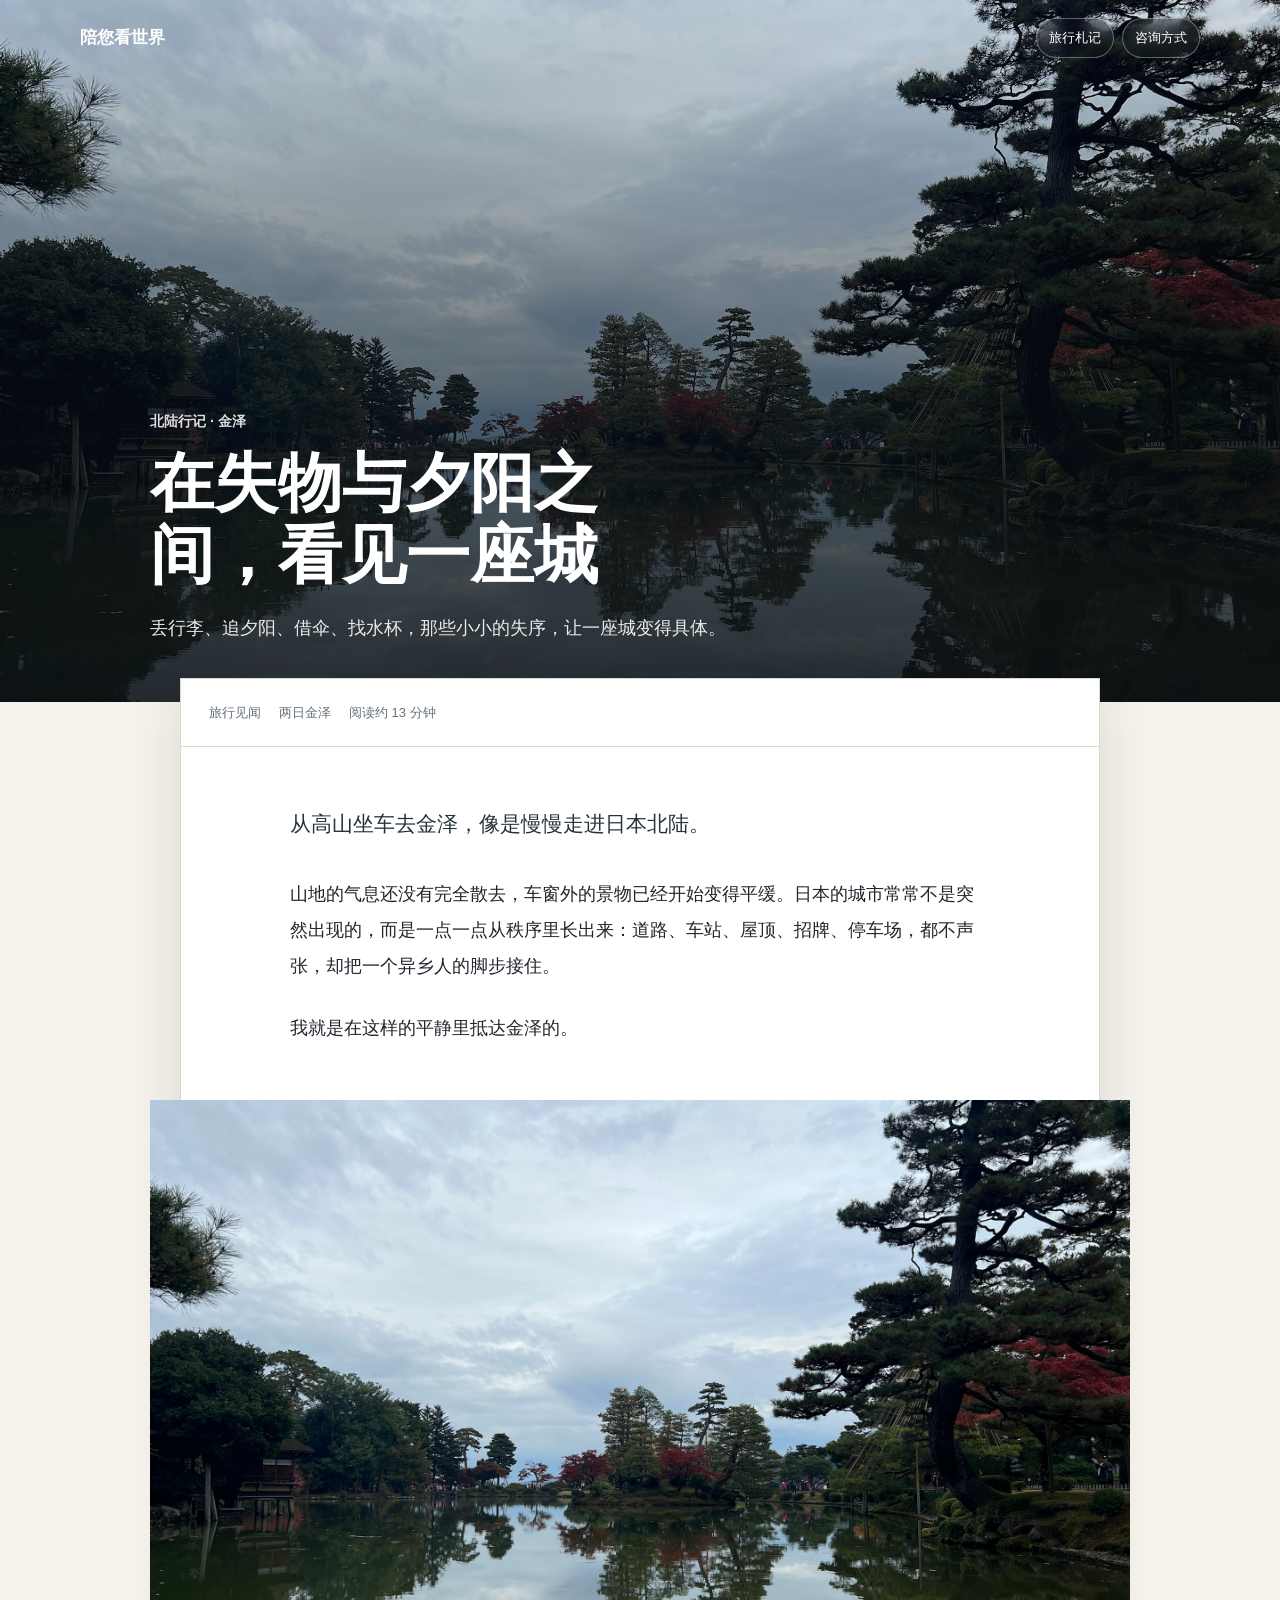
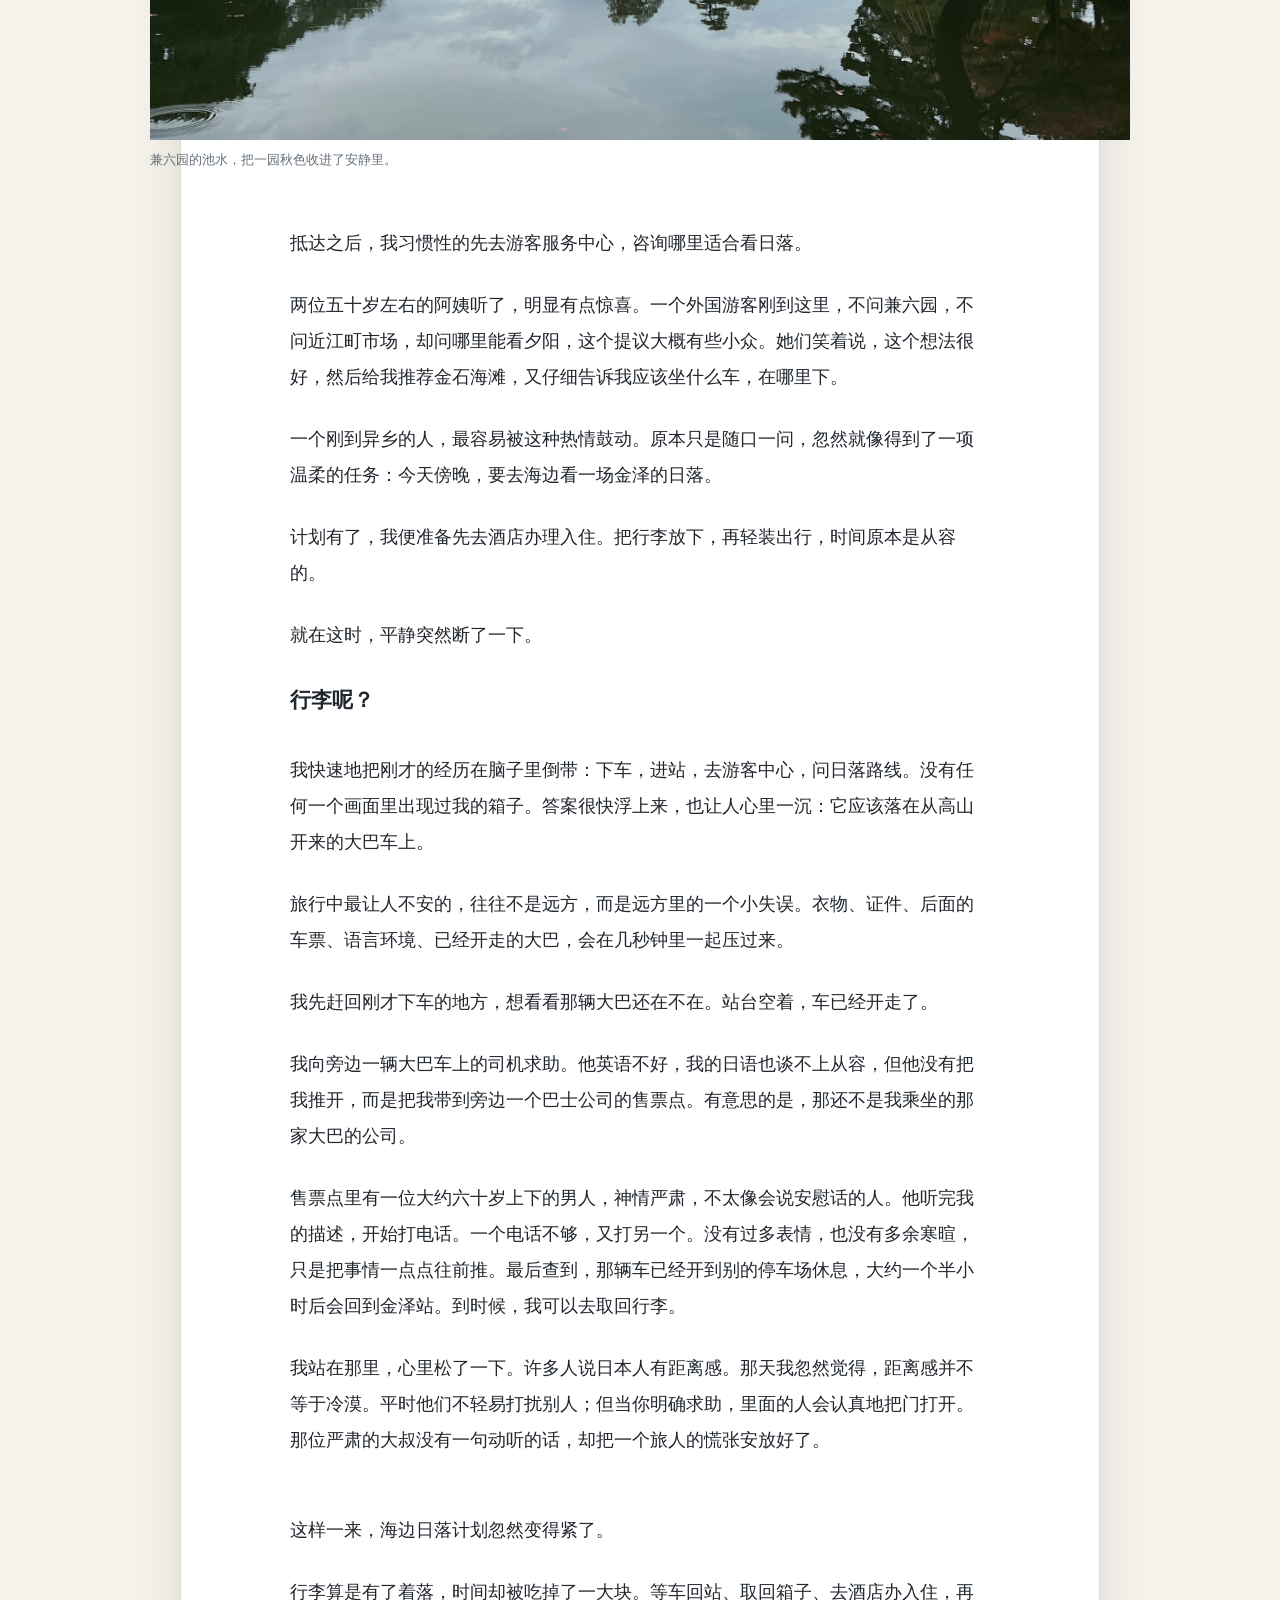
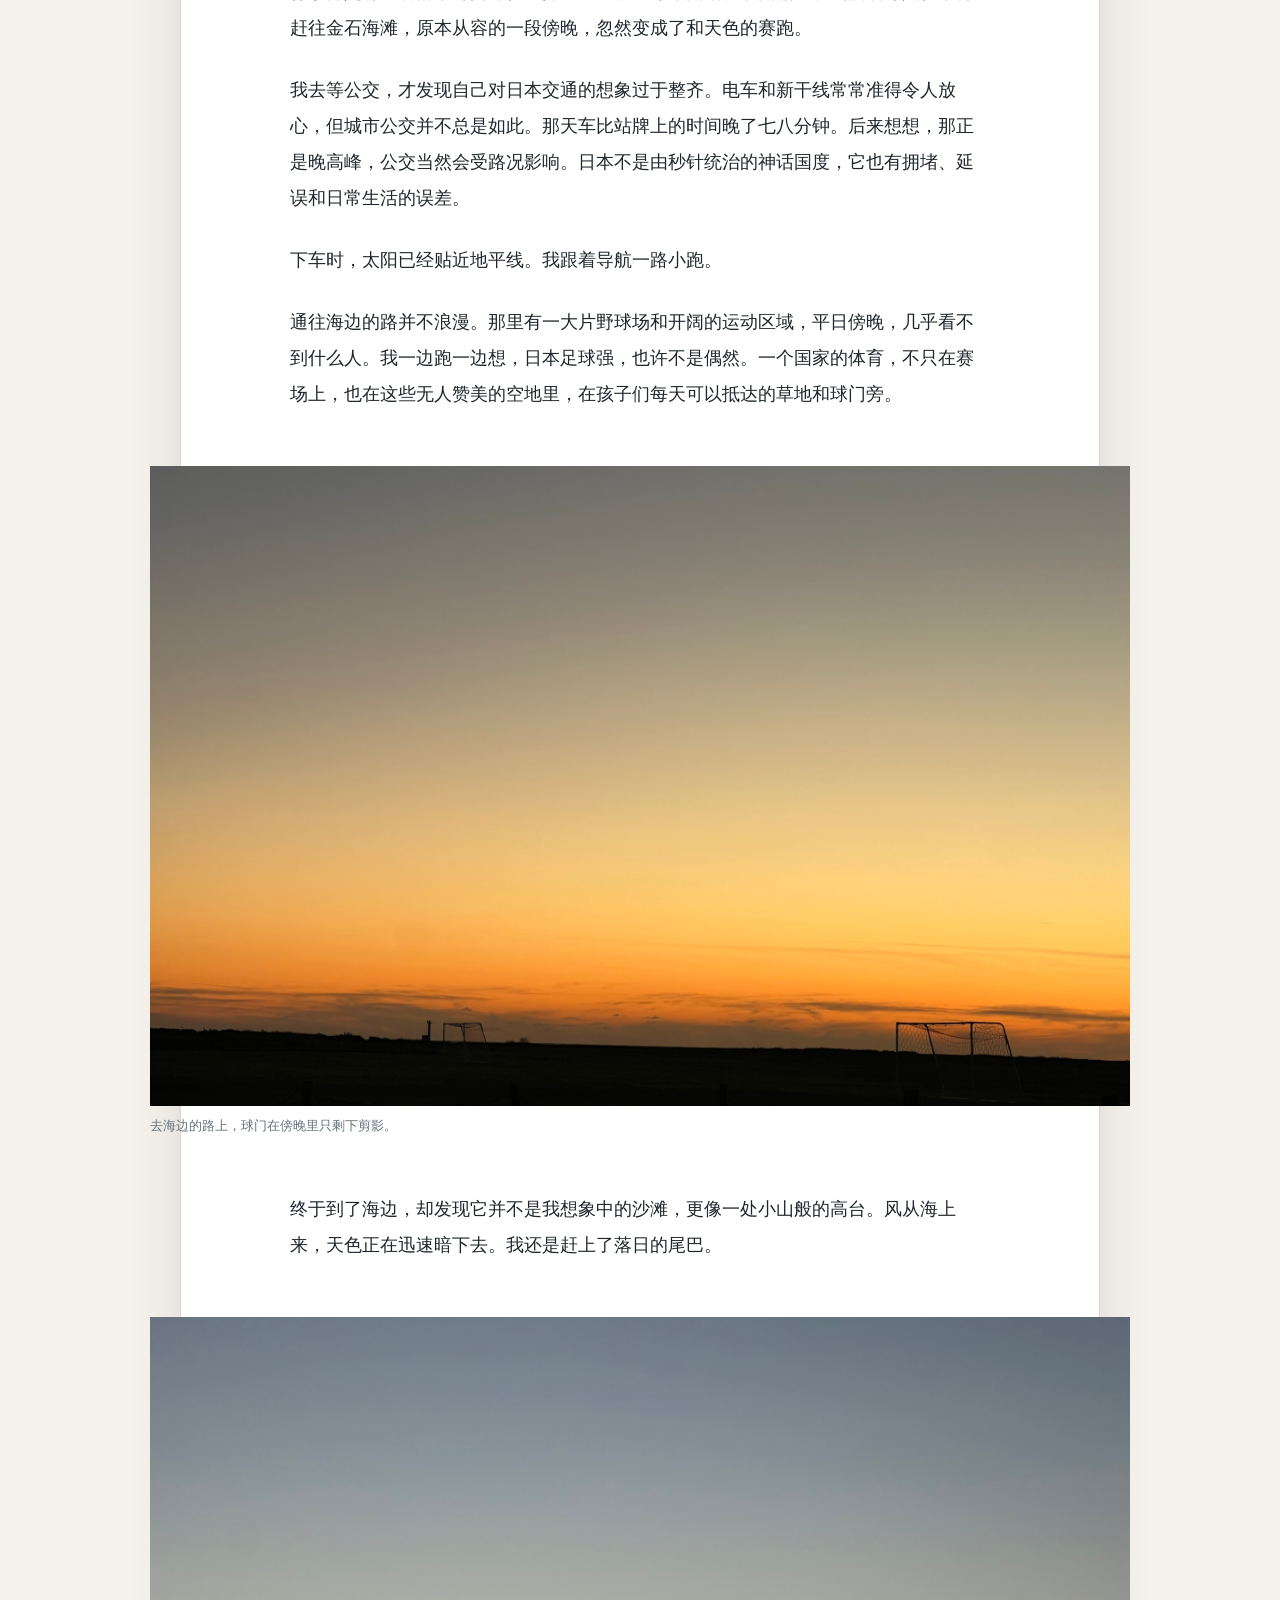
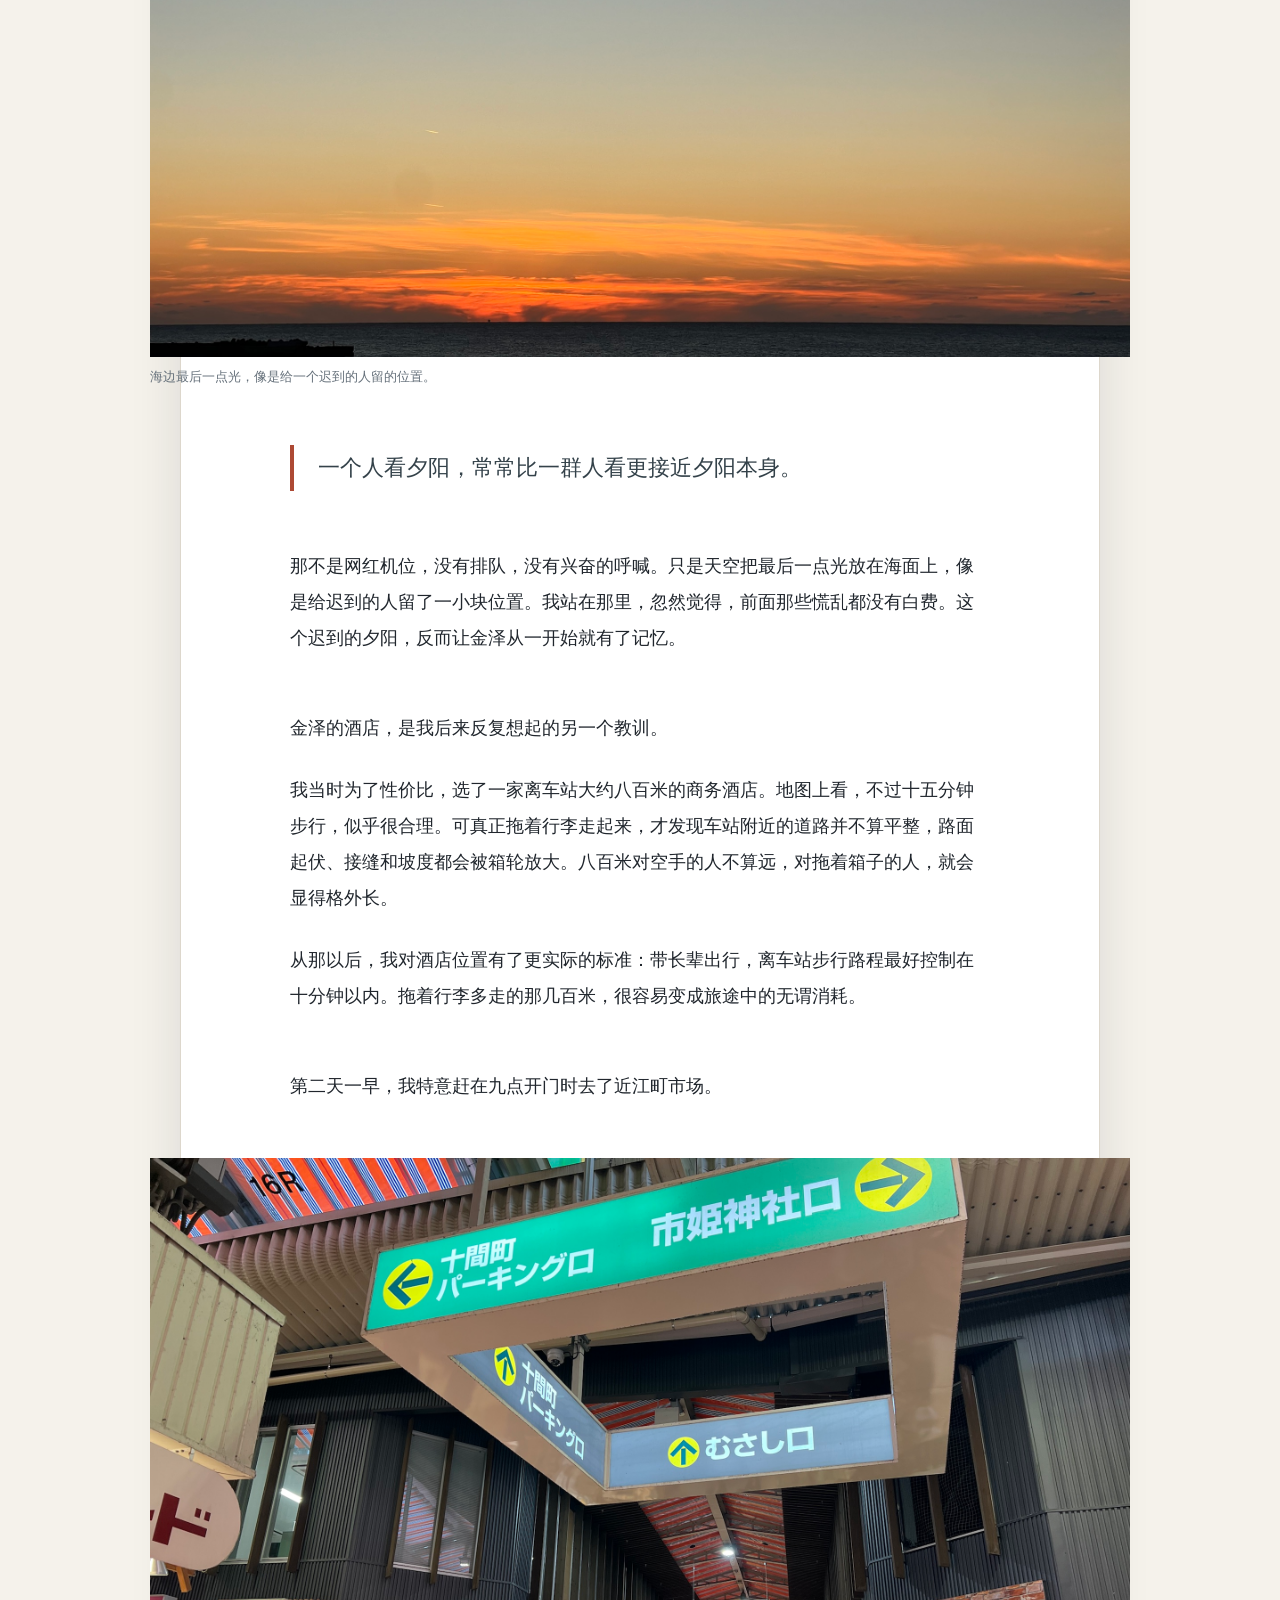
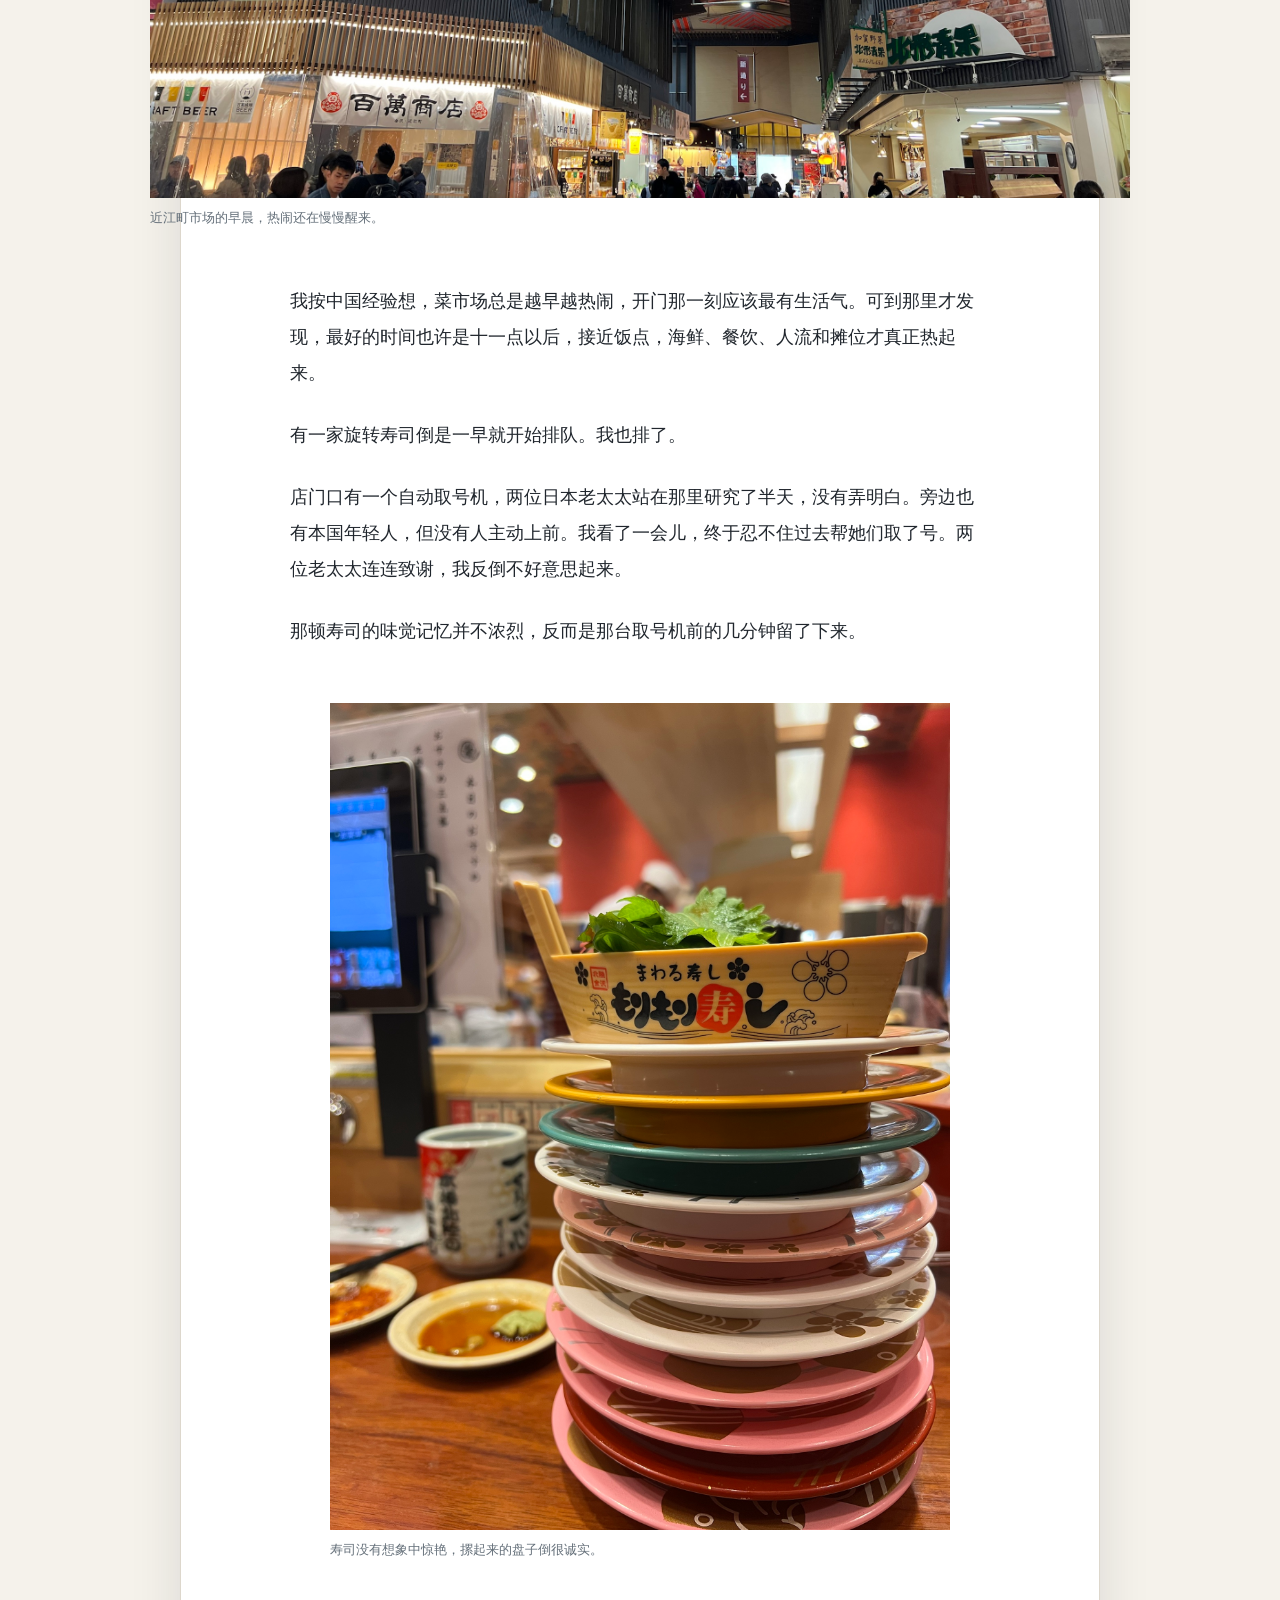
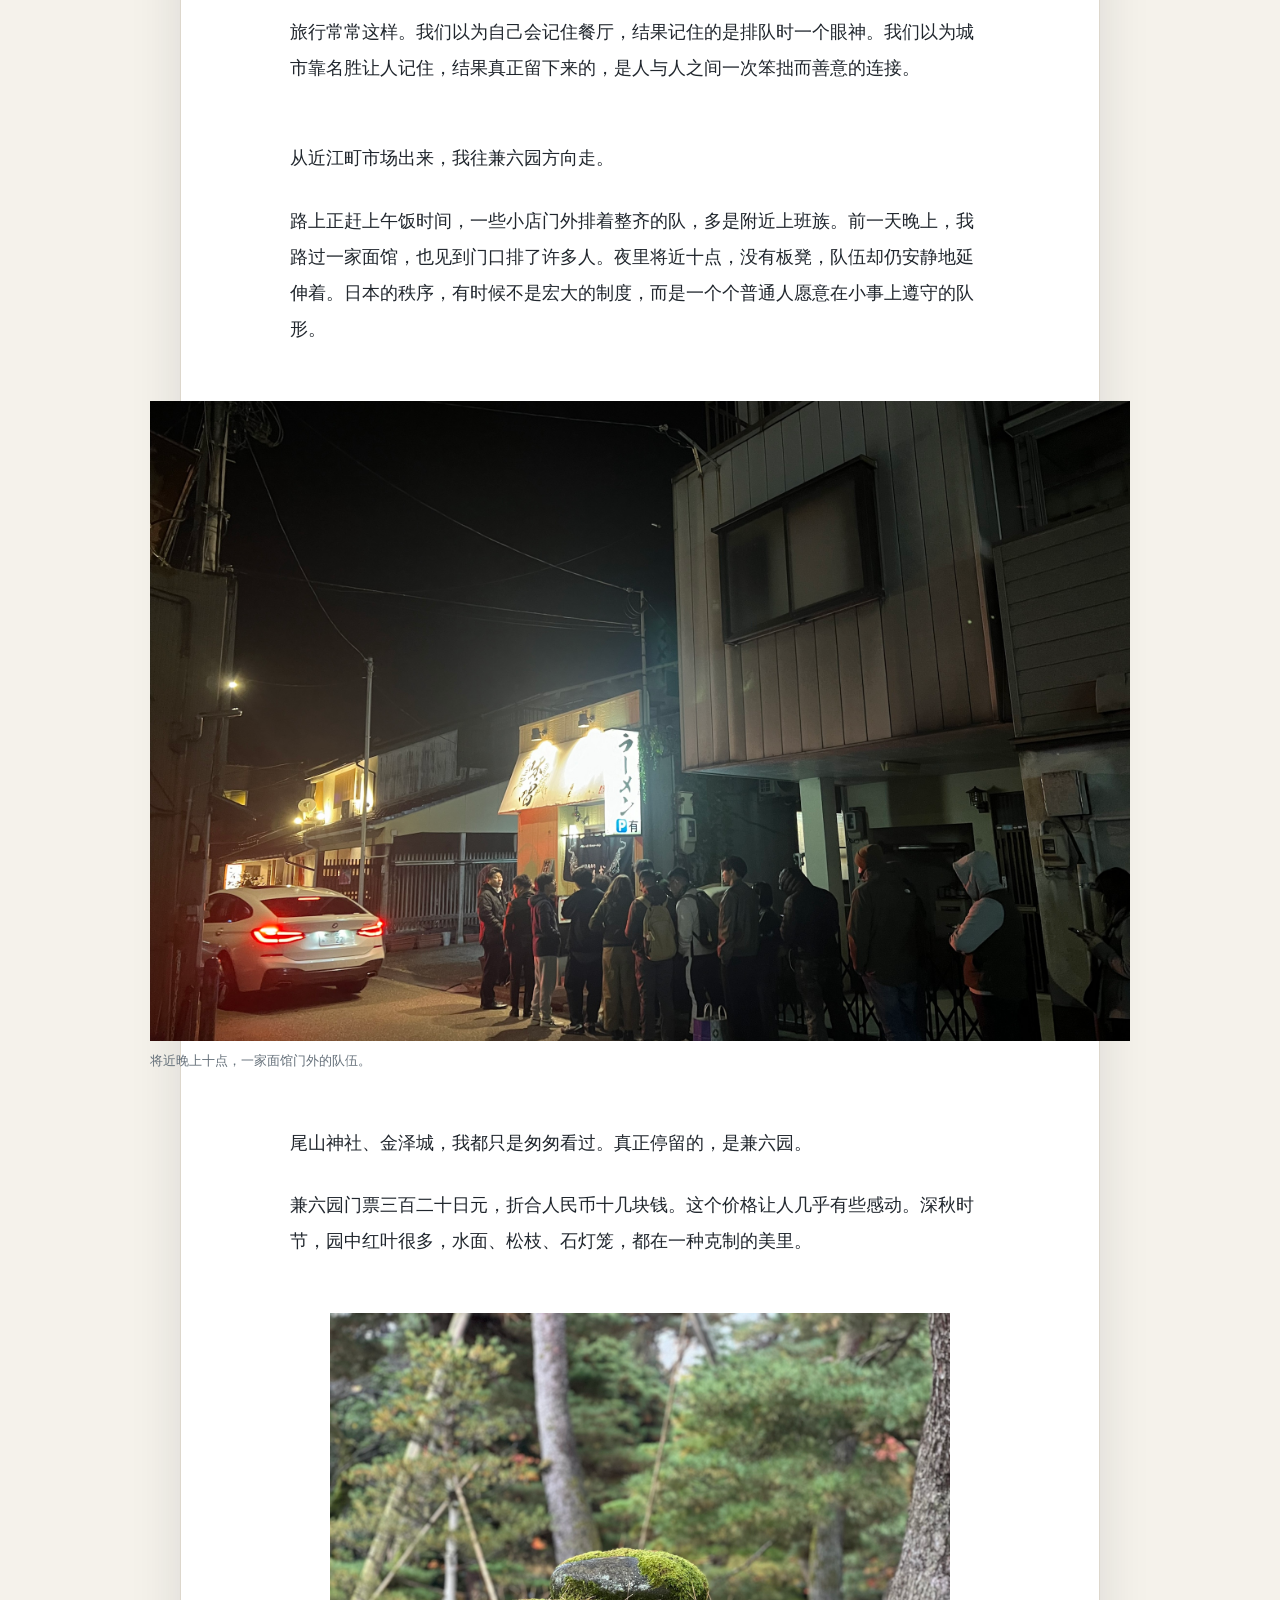
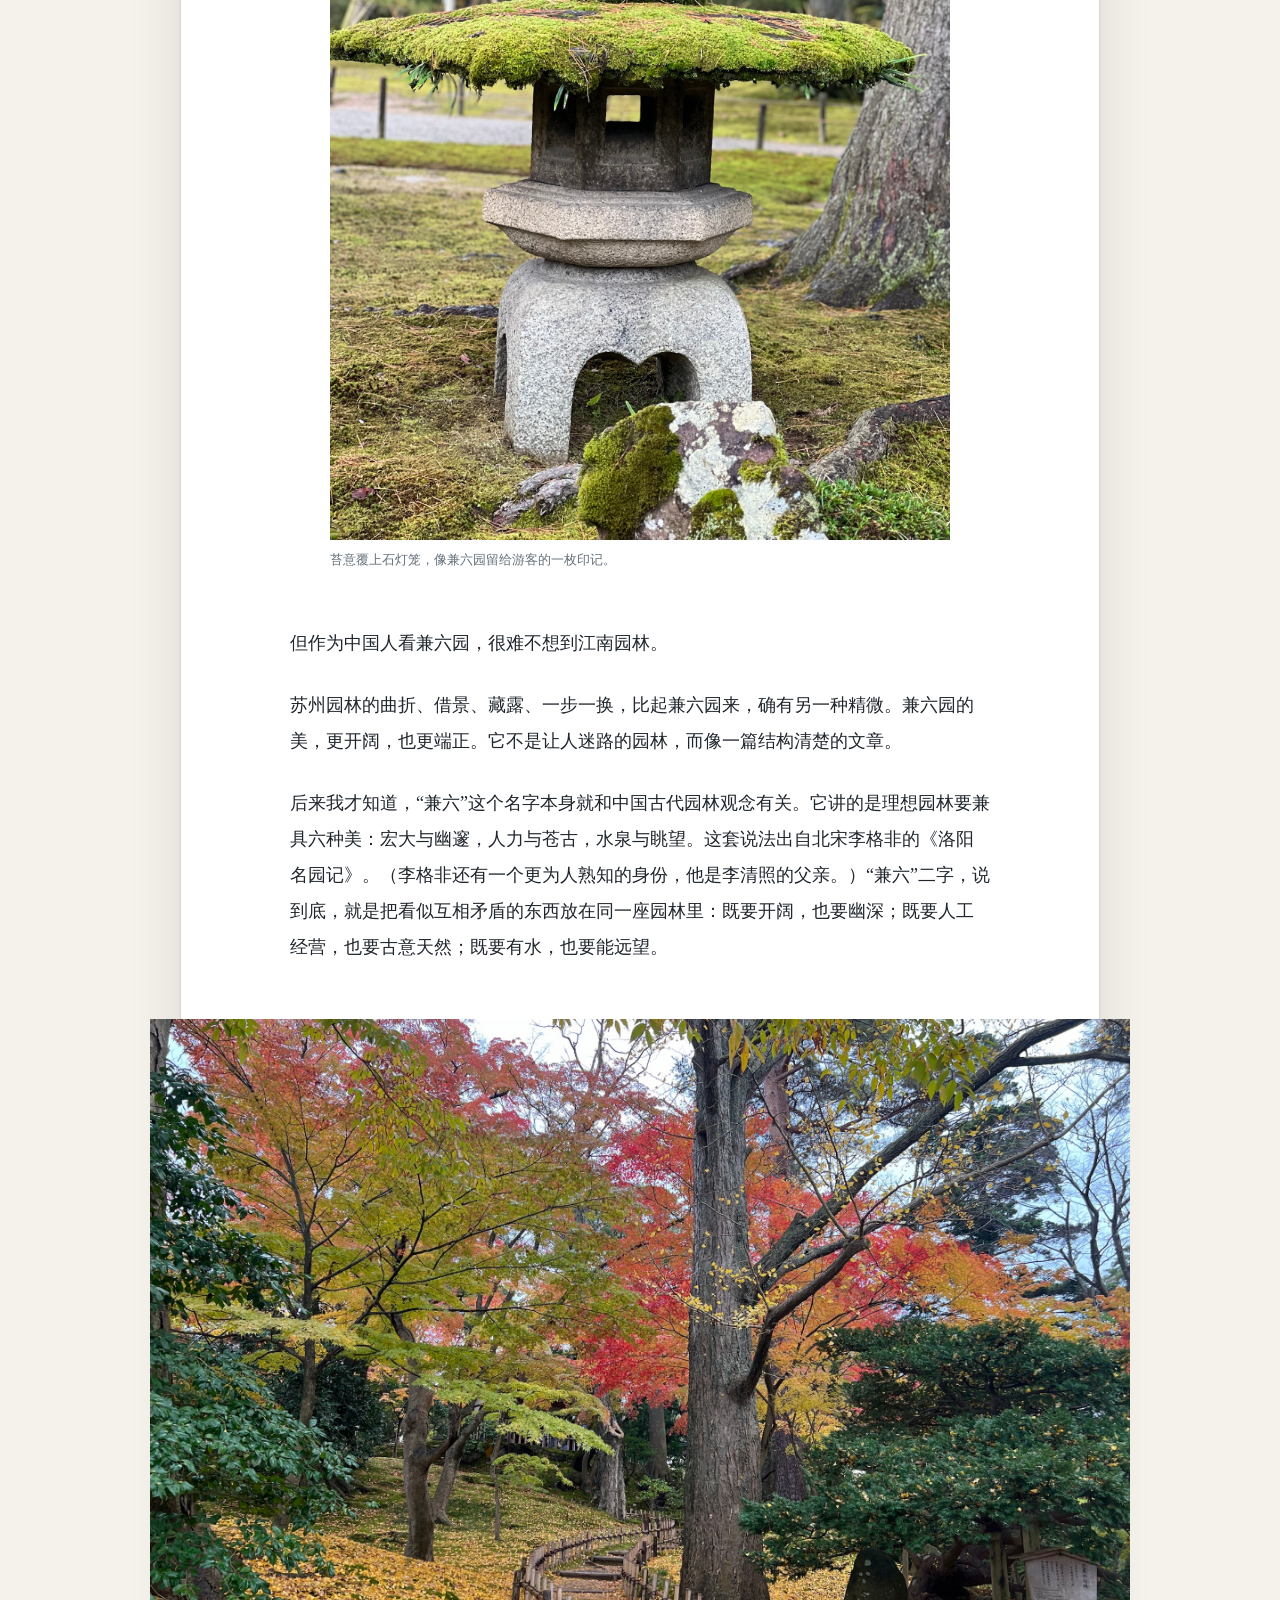
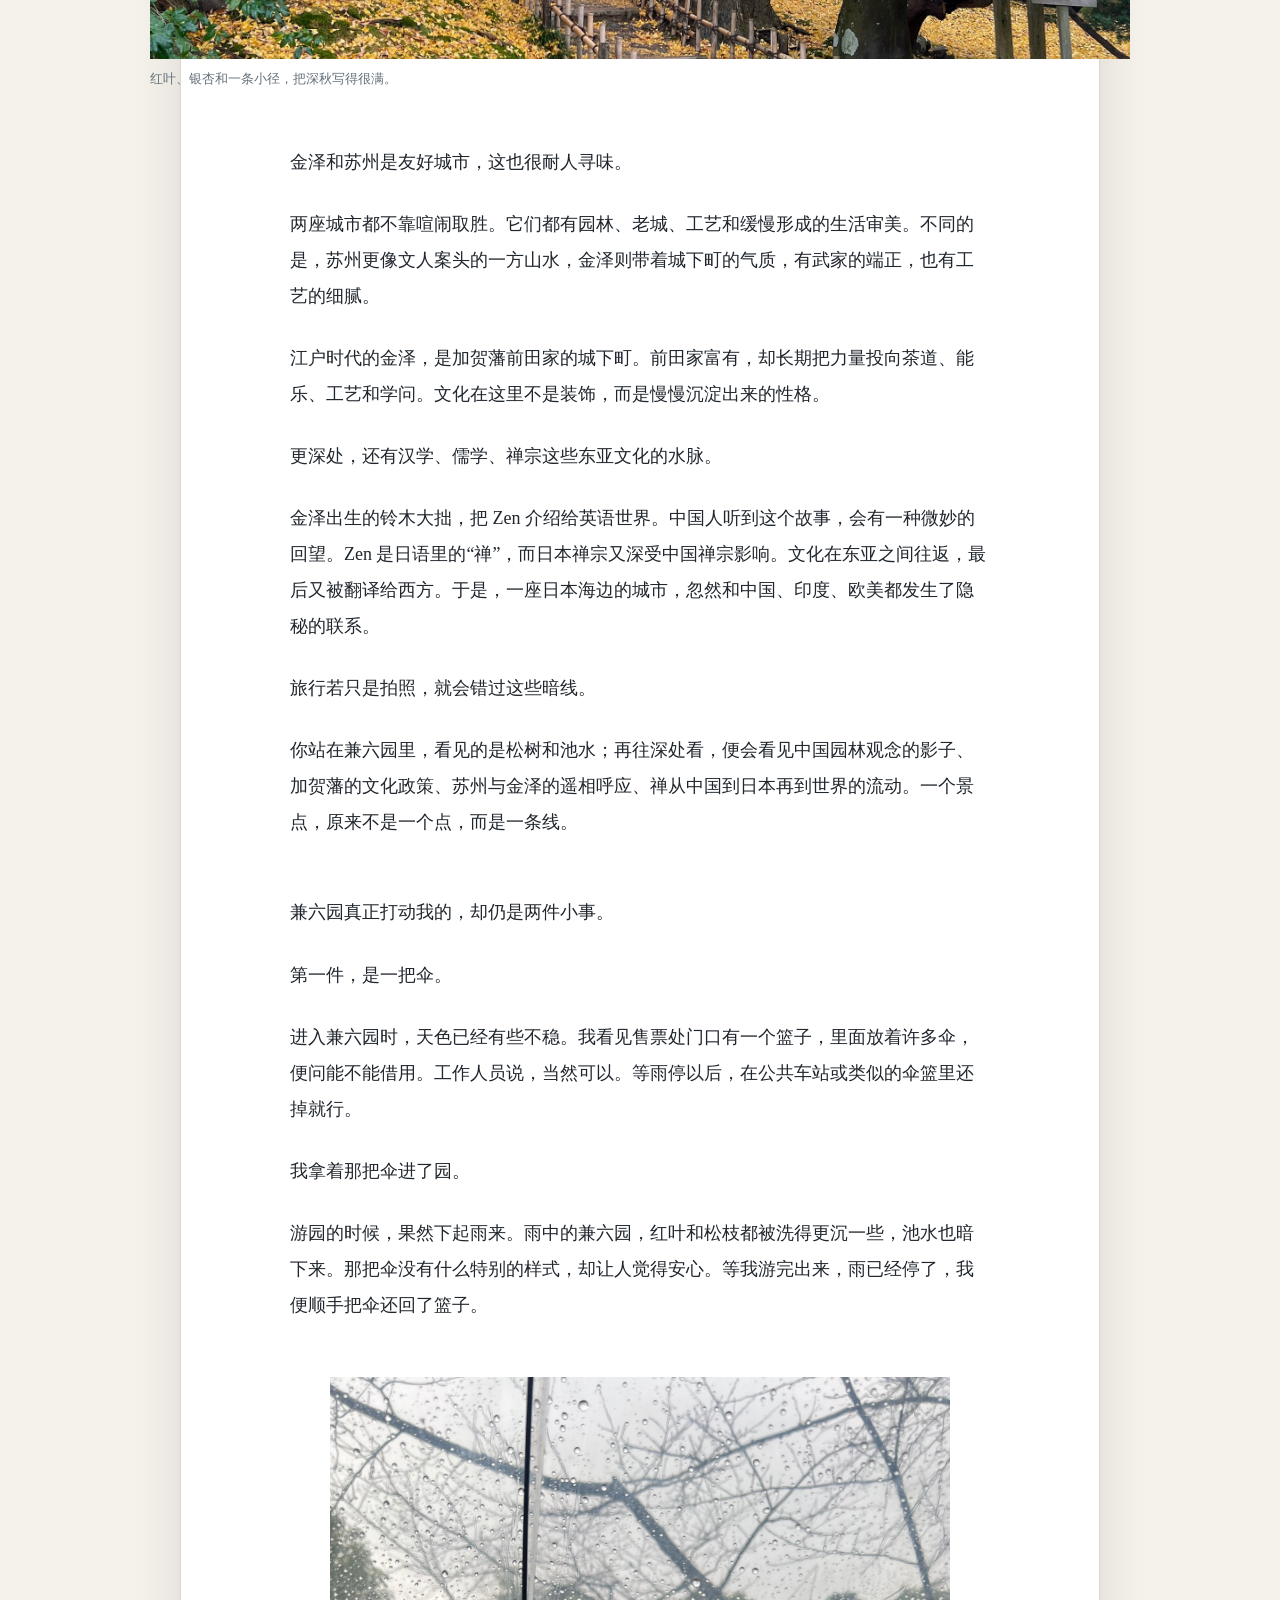
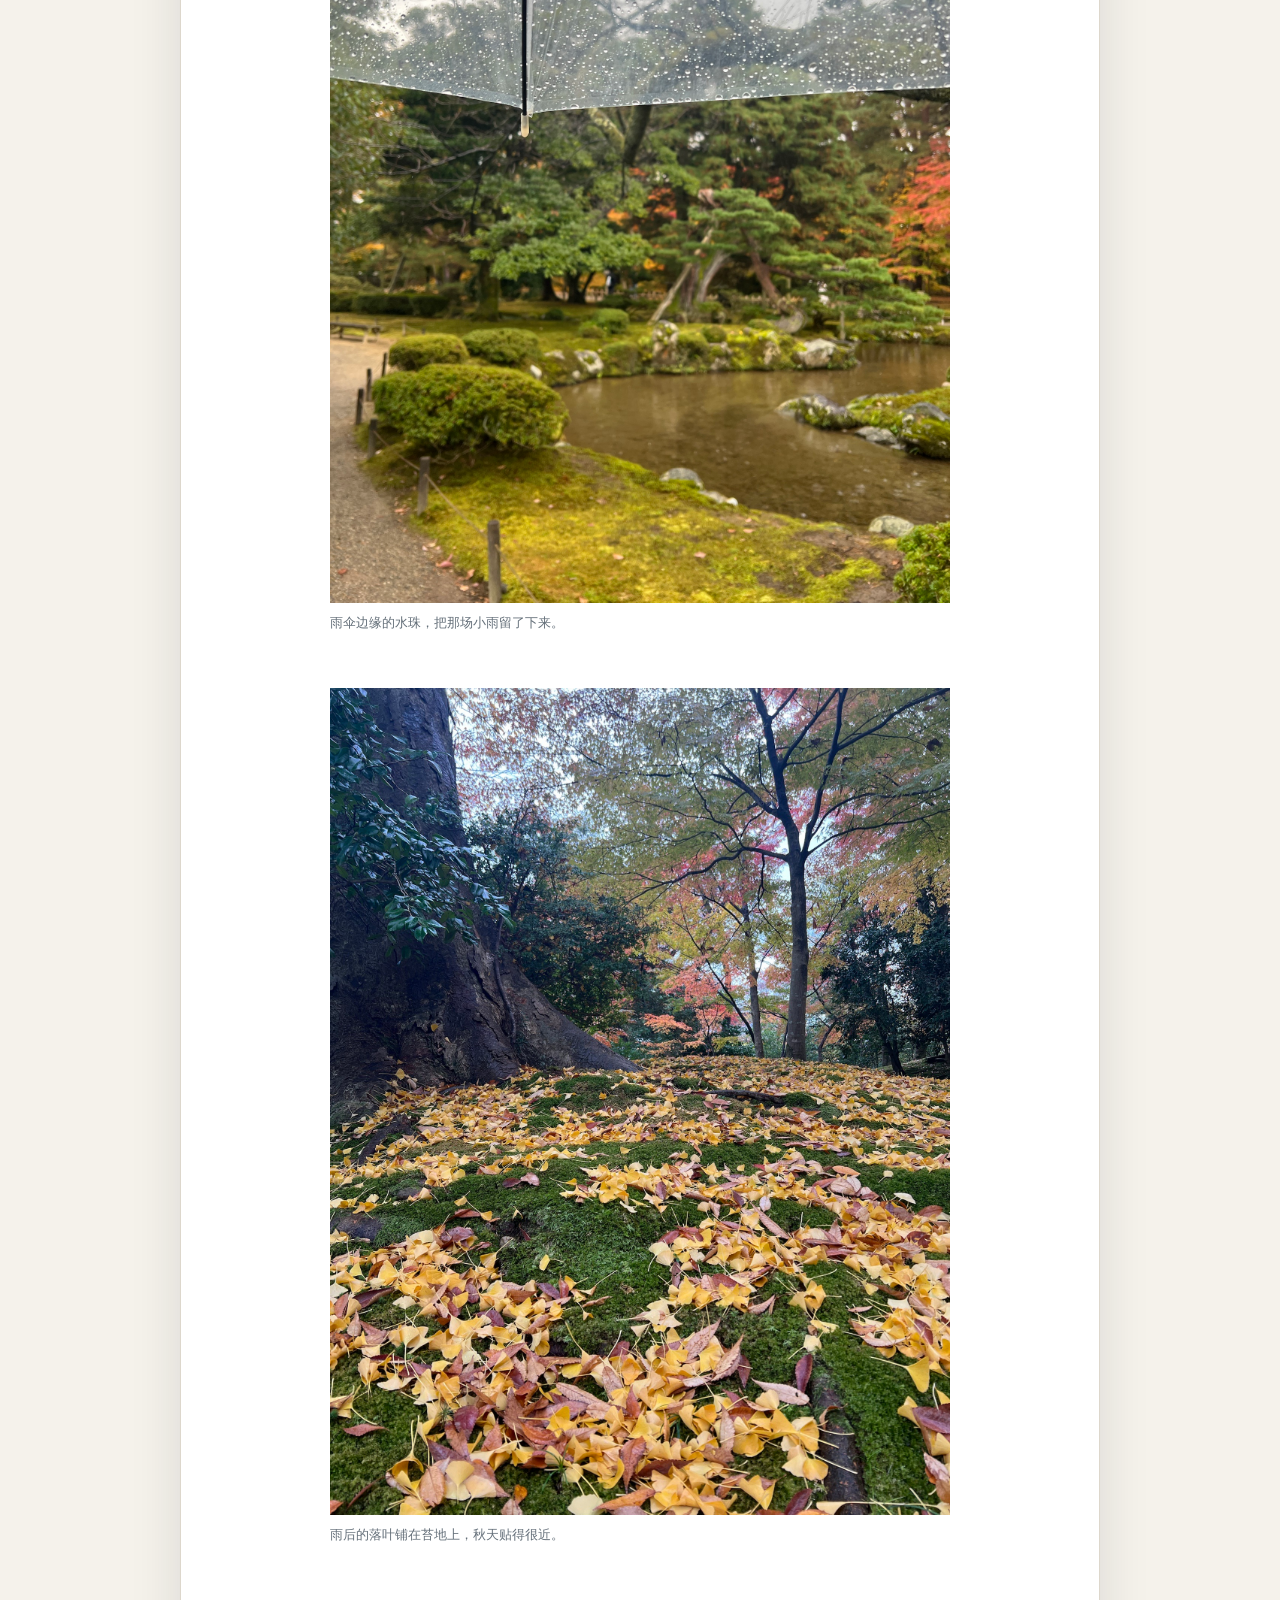
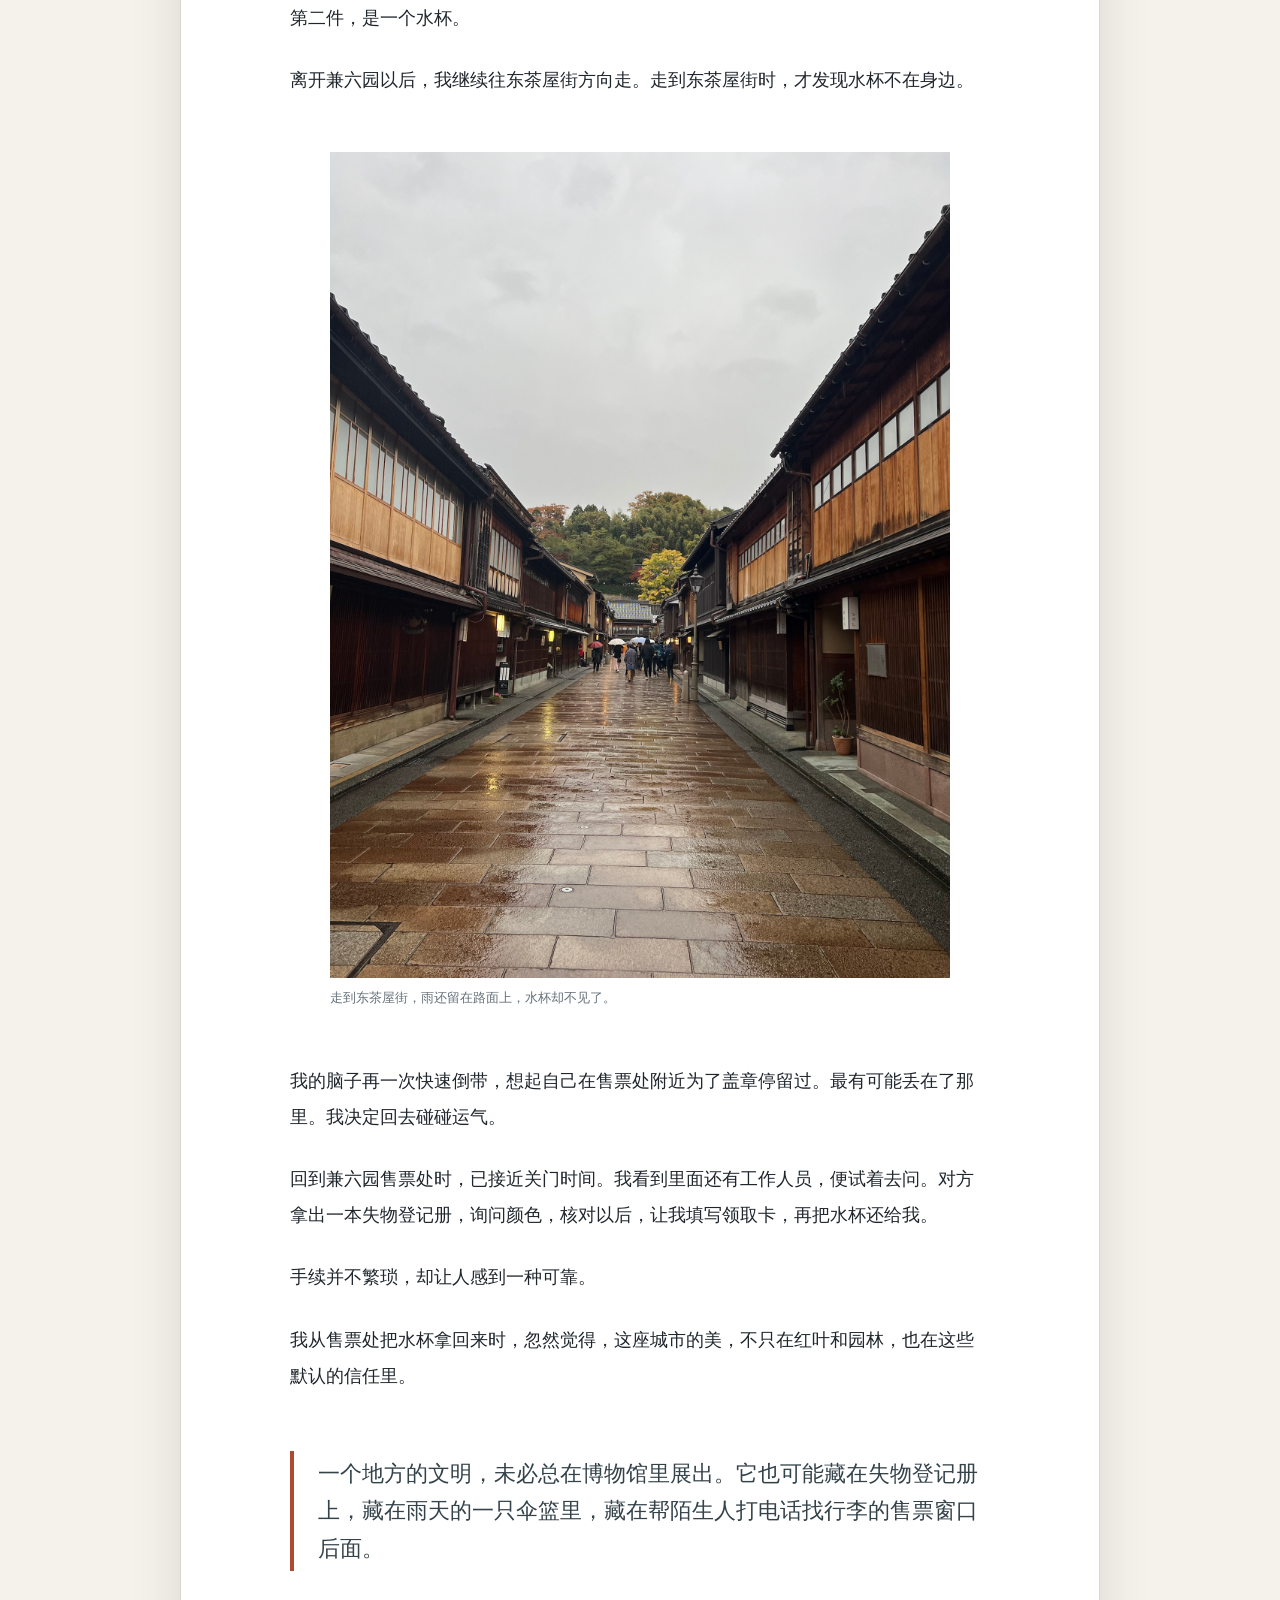
<file: articles/kanazawa.html>
<!doctype html>
<html lang="zh-CN">
<head>
  <meta charset="utf-8">
  <meta name="viewport" content="width=device-width, initial-scale=1">
  <meta name="description" content="金泽旅行见闻：丢失的行李、金石海边的夕阳、近江町市场、兼六园的一把伞与一本失物登记册。">
  <title>在失物与夕阳之间，看见一座城｜陪您看世界</title>
  <link rel="stylesheet" href="article.css">
</head>
<body>
  <nav class="site-nav" aria-label="网站导航">
    <div class="site-nav-inner">
      <a class="brand" href="../index.html">陪您看世界</a>
      <div class="nav-links">
        <a href="index.html">旅行札记</a>
        <a href="../index.html#contact">咨询方式</a>
      </div>
    </div>
  </nav>

  <header class="story-hero" style="--hero-image: url('../article_assets/kanazawa-hero.jpg'); --hero-position: center 48%;">
    <div class="story-hero-inner">
      <p class="kicker">北陆行记 · 金泽</p>
      <h1>在失物与夕阳之间，看见一座城</h1>
      <p class="dek">丢行李、追夕阳、借伞、找水杯，那些小小的失序，让一座城变得具体。</p>
    </div>
  </header>

  <main class="story-shell">
    <div class="story-meta">
      <span>旅行见闻</span>
      <span>两日金泽</span>
      <span>阅读约 13 分钟</span>
    </div>

    <article class="story-body">
      <p class="lead">从高山坐车去金泽，像是慢慢走进日本北陆。</p>

      <p>山地的气息还没有完全散去，车窗外的景物已经开始变得平缓。日本的城市常常不是突然出现的，而是一点一点从秩序里长出来：道路、车站、屋顶、招牌、停车场，都不声张，却把一个异乡人的脚步接住。</p>

      <p>我就是在这样的平静里抵达金泽的。</p>

      <figure>
        <img src="../article_assets/kanazawa-hero.jpg" alt="深秋时节兼六园池水与树影" loading="lazy">
        <figcaption>兼六园的池水，把一园秋色收进了安静里。</figcaption>
      </figure>

      <p class="section-break">抵达之后，我习惯性的先去游客服务中心，咨询哪里适合看日落。</p>

      <p>两位五十岁左右的阿姨听了，明显有点惊喜。一个外国游客刚到这里，不问兼六园，不问近江町市场，却问哪里能看夕阳，这个提议大概有些小众。她们笑着说，这个想法很好，然后给我推荐金石海滩，又仔细告诉我应该坐什么车，在哪里下。</p>

      <p>一个刚到异乡的人，最容易被这种热情鼓动。原本只是随口一问，忽然就像得到了一项温柔的任务：今天傍晚，要去海边看一场金泽的日落。</p>

      <p>计划有了，我便准备先去酒店办理入住。把行李放下，再轻装出行，时间原本是从容的。</p>

      <p>就在这时，平静突然断了一下。</p>

      <p class="short">行李呢？</p>

      <p>我快速地把刚才的经历在脑子里倒带：下车，进站，去游客中心，问日落路线。没有任何一个画面里出现过我的箱子。答案很快浮上来，也让人心里一沉：它应该落在从高山开来的大巴车上。</p>

      <p>旅行中最让人不安的，往往不是远方，而是远方里的一个小失误。衣物、证件、后面的车票、语言环境、已经开走的大巴，会在几秒钟里一起压过来。</p>

      <p>我先赶回刚才下车的地方，想看看那辆大巴还在不在。站台空着，车已经开走了。</p>

      <p>我向旁边一辆大巴车上的司机求助。他英语不好，我的日语也谈不上从容，但他没有把我推开，而是把我带到旁边一个巴士公司的售票点。有意思的是，那还不是我乘坐的那家大巴的公司。</p>

      <p>售票点里有一位大约六十岁上下的男人，神情严肃，不太像会说安慰话的人。他听完我的描述，开始打电话。一个电话不够，又打另一个。没有过多表情，也没有多余寒暄，只是把事情一点点往前推。最后查到，那辆车已经开到别的停车场休息，大约一个半小时后会回到金泽站。到时候，我可以去取回行李。</p>

      <p>我站在那里，心里松了一下。许多人说日本人有距离感。那天我忽然觉得，距离感并不等于冷漠。平时他们不轻易打扰别人；但当你明确求助，里面的人会认真地把门打开。那位严肃的大叔没有一句动听的话，却把一个旅人的慌张安放好了。</p>

      <p class="section-break">这样一来，海边日落计划忽然变得紧了。</p>

      <p>行李算是有了着落，时间却被吃掉了一大块。等车回站、取回箱子、去酒店办入住，再赶往金石海滩，原本从容的一段傍晚，忽然变成了和天色的赛跑。</p>

      <p>我去等公交，才发现自己对日本交通的想象过于整齐。电车和新干线常常准得令人放心，但城市公交并不总是如此。那天车比站牌上的时间晚了七八分钟。后来想想，那正是晚高峰，公交当然会受路况影响。日本不是由秒针统治的神话国度，它也有拥堵、延误和日常生活的误差。</p>

      <p>下车时，太阳已经贴近地平线。我跟着导航一路小跑。</p>

      <p>通往海边的路并不浪漫。那里有一大片野球场和开阔的运动区域，平日傍晚，几乎看不到什么人。我一边跑一边想，日本足球强，也许不是偶然。一个国家的体育，不只在赛场上，也在这些无人赞美的空地里，在孩子们每天可以抵达的草地和球门旁。</p>

      <figure>
        <img src="../article_assets/kanazawa-stadium.jpg" alt="金石海边路上的野球场与球门" loading="lazy">
        <figcaption>去海边的路上，球门在傍晚里只剩下剪影。</figcaption>
      </figure>

      <p>终于到了海边，却发现它并不是我想象中的沙滩，更像一处小山般的高台。风从海上来，天色正在迅速暗下去。我还是赶上了落日的尾巴。</p>

      <figure>
        <img src="../article_assets/kanazawa-sunset.jpg" alt="金石海边的落日" loading="lazy">
        <figcaption>海边最后一点光，像是给一个迟到的人留的位置。</figcaption>
      </figure>

      <blockquote class="pullquote">一个人看夕阳，常常比一群人看更接近夕阳本身。</blockquote>

      <p>那不是网红机位，没有排队，没有兴奋的呼喊。只是天空把最后一点光放在海面上，像是给迟到的人留了一小块位置。我站在那里，忽然觉得，前面那些慌乱都没有白费。这个迟到的夕阳，反而让金泽从一开始就有了记忆。</p>

      <p class="section-break">金泽的酒店，是我后来反复想起的另一个教训。</p>

      <p>我当时为了性价比，选了一家离车站大约八百米的商务酒店。地图上看，不过十五分钟步行，似乎很合理。可真正拖着行李走起来，才发现车站附近的道路并不算平整，路面起伏、接缝和坡度都会被箱轮放大。八百米对空手的人不算远，对拖着箱子的人，就会显得格外长。</p>

      <p>从那以后，我对酒店位置有了更实际的标准：带长辈出行，离车站步行路程最好控制在十分钟以内。拖着行李多走的那几百米，很容易变成旅途中的无谓消耗。</p>

      <p class="section-break">第二天一早，我特意赶在九点开门时去了近江町市场。</p>

      <figure>
        <img src="../article_assets/kanazawa-market.jpg" alt="近江町市场的海鲜摊位" loading="lazy">
        <figcaption>近江町市场的早晨，热闹还在慢慢醒来。</figcaption>
      </figure>

      <p>我按中国经验想，菜市场总是越早越热闹，开门那一刻应该最有生活气。可到那里才发现，最好的时间也许是十一点以后，接近饭点，海鲜、餐饮、人流和摊位才真正热起来。</p>

      <p>有一家旋转寿司倒是一早就开始排队。我也排了。</p>

      <p>店门口有一个自动取号机，两位日本老太太站在那里研究了半天，没有弄明白。旁边也有本国年轻人，但没有人主动上前。我看了一会儿，终于忍不住过去帮她们取了号。两位老太太连连致谢，我反倒不好意思起来。</p>

      <p>那顿寿司的味觉记忆并不浓烈，反而是那台取号机前的几分钟留了下来。</p>

      <figure class="portrait">
        <img src="../article_assets/kanazawa-sushi.jpg" alt="旋转寿司店里叠起的盘子和啤酒" loading="lazy">
        <figcaption>寿司没有想象中惊艳，摞起来的盘子倒很诚实。</figcaption>
      </figure>

      <p>旅行常常这样。我们以为自己会记住餐厅，结果记住的是排队时一个眼神。我们以为城市靠名胜让人记住，结果真正留下来的，是人与人之间一次笨拙而善意的连接。</p>

      <p class="section-break">从近江町市场出来，我往兼六园方向走。</p>

      <p>路上正赶上午饭时间，一些小店门外排着整齐的队，多是附近上班族。前一天晚上，我路过一家面馆，也见到门口排了许多人。夜里将近十点，没有板凳，队伍却仍安静地延伸着。日本的秩序，有时候不是宏大的制度，而是一个个普通人愿意在小事上遵守的队形。</p>

      <figure>
        <img src="../article_assets/kanazawa-ramen-line.jpg" alt="深夜面馆门口排队的人群" loading="lazy">
        <figcaption>将近晚上十点，一家面馆门外的队伍。</figcaption>
      </figure>

      <p>尾山神社、金泽城，我都只是匆匆看过。真正停留的，是兼六园。</p>

      <p>兼六园门票三百二十日元，折合人民币十几块钱。这个价格让人几乎有些感动。深秋时节，园中红叶很多，水面、松枝、石灯笼，都在一种克制的美里。</p>

      <figure class="portrait">
        <img src="../article_assets/kanazawa-lantern.jpg" alt="兼六园标志性石灯笼与苔意" loading="lazy">
        <figcaption>苔意覆上石灯笼，像兼六园留给游客的一枚印记。</figcaption>
      </figure>

      <p>但作为中国人看兼六园，很难不想到江南园林。</p>

      <p>苏州园林的曲折、借景、藏露、一步一换，比起兼六园来，确有另一种精微。兼六园的美，更开阔，也更端正。它不是让人迷路的园林，而像一篇结构清楚的文章。</p>

      <p>后来我才知道，“兼六”这个名字本身就和中国古代园林观念有关。它讲的是理想园林要兼具六种美：宏大与幽邃，人力与苍古，水泉与眺望。这套说法出自北宋李格非的《洛阳名园记》。（李格非还有一个更为人熟知的身份，他是李清照的父亲。）“兼六”二字，说到底，就是把看似互相矛盾的东西放在同一座园林里：既要开阔，也要幽深；既要人工经营，也要古意天然；既要有水，也要能远望。</p>

      <figure>
        <img src="../article_assets/kanazawa-autumn-path.jpg" alt="兼六园秋色小径和红叶银杏" loading="lazy">
        <figcaption>红叶、银杏和一条小径，把深秋写得很满。</figcaption>
      </figure>

      <p>金泽和苏州是友好城市，这也很耐人寻味。</p>

      <p>两座城市都不靠喧闹取胜。它们都有园林、老城、工艺和缓慢形成的生活审美。不同的是，苏州更像文人案头的一方山水，金泽则带着城下町的气质，有武家的端正，也有工艺的细腻。</p>

      <p>江户时代的金泽，是加贺藩前田家的城下町。前田家富有，却长期把力量投向茶道、能乐、工艺和学问。文化在这里不是装饰，而是慢慢沉淀出来的性格。</p>

      <p>更深处，还有汉学、儒学、禅宗这些东亚文化的水脉。</p>

      <p>金泽出生的铃木大拙，把 Zen 介绍给英语世界。中国人听到这个故事，会有一种微妙的回望。Zen 是日语里的“禅”，而日本禅宗又深受中国禅宗影响。文化在东亚之间往返，最后又被翻译给西方。于是，一座日本海边的城市，忽然和中国、印度、欧美都发生了隐秘的联系。</p>

      <p>旅行若只是拍照，就会错过这些暗线。</p>

      <p>你站在兼六园里，看见的是松树和池水；再往深处看，便会看见中国园林观念的影子、加贺藩的文化政策、苏州与金泽的遥相呼应、禅从中国到日本再到世界的流动。一个景点，原来不是一个点，而是一条线。</p>

      <p class="section-break">兼六园真正打动我的，却仍是两件小事。</p>

      <p>第一件，是一把伞。</p>

      <p>进入兼六园时，天色已经有些不稳。我看见售票处门口有一个篮子，里面放着许多伞，便问能不能借用。工作人员说，当然可以。等雨停以后，在公共车站或类似的伞篮里还掉就行。</p>

      <p>我拿着那把伞进了园。</p>

      <p>游园的时候，果然下起雨来。雨中的兼六园，红叶和松枝都被洗得更沉一些，池水也暗下来。那把伞没有什么特别的样式，却让人觉得安心。等我游完出来，雨已经停了，我便顺手把伞还回了篮子。</p>

      <figure class="portrait">
        <img src="../article_assets/kanazawa-rain.jpg" alt="兼六园借用的雨伞边缘水珠" loading="lazy">
        <figcaption>雨伞边缘的水珠，把那场小雨留了下来。</figcaption>
      </figure>

      <figure class="portrait">
        <img src="../article_assets/kanazawa-leaves.jpg" alt="兼六园雨后落叶铺在苔地上" loading="lazy">
        <figcaption>雨后的落叶铺在苔地上，秋天贴得很近。</figcaption>
      </figure>

      <p>第二件，是一个水杯。</p>

      <p>离开兼六园以后，我继续往东茶屋街方向走。走到东茶屋街时，才发现水杯不在身边。</p>

      <figure class="portrait">
        <img src="../article_assets/kanazawa-higashi.jpg" alt="雨后的金泽东茶屋街" loading="lazy">
        <figcaption>走到东茶屋街，雨还留在路面上，水杯却不见了。</figcaption>
      </figure>

      <p>我的脑子再一次快速倒带，想起自己在售票处附近为了盖章停留过。最有可能丢在了那里。我决定回去碰碰运气。</p>

      <p>回到兼六园售票处时，已接近关门时间。我看到里面还有工作人员，便试着去问。对方拿出一本失物登记册，询问颜色，核对以后，让我填写领取卡，再把水杯还给我。</p>

      <p>手续并不繁琐，却让人感到一种可靠。</p>

      <p>我从售票处把水杯拿回来时，忽然觉得，这座城市的美，不只在红叶和园林，也在这些默认的信任里。</p>

      <blockquote class="pullquote">一个地方的文明，未必总在博物馆里展出。它也可能藏在失物登记册上，藏在雨天的一只伞篮里，藏在帮陌生人打电话找行李的售票窗口后面。</blockquote>

      <p class="section-break">后来我回想金泽，发现自己记住的并不是一条完美路线，而是一些小小的失序。</p>

      <p>丢行李时的慌张，严肃大叔打电话的背影，游客中心阿姨听到“日落”二字时的鼓励，晚点的公交，一个人在海边赶上的夕阳，取号机前两位老太太的笑，兼六园的红叶、水杯和共享伞。</p>

      <p>这些都不是传统意义上的景点，却让金泽从一座“去过的城市”，变成一座“发生过事情的城市”。</p>

      <p>旅行最珍贵的地方，也许正在这里。它让我们在陌生的地方出一点小错，再从陌生人的帮助里恢复秩序；它让我们在日落前奔跑，再在海边承认计划永远赶不上天色；它也提醒我，真正好的行程，不是把景点塞满，而是给人、给时间、给意外，留出可以呼吸的空地。</p>

      <p>所以我后来越来越相信，适合家庭和中老年同行的旅行，不该追求“多去几个地方”。它应该少一点慌张，多一点从容；少一点打卡，多一点看见。</p>

      <p>金泽并不是一座第一眼就让人惊呼的城市。它更像一位有分寸的老人，不主动讲太多，等你在它那里丢过东西、借过伞、赶过车、看过夕阳，才慢慢露出自己的性格。</p>

      <p>而我，也正是在这些小小的失序与重新归位之间，真正记住了它。</p>

      <p class="section-break"><strong>关于我</strong></p>

      <p>我是王龙，专注慢旅行路线规划与陪同出行。分享真实旅途见闻，也帮您和家人设计从容安心的旅程。</p>

      <p>如果你也想带父母、家人或朋友走一趟不赶路、不踩坑的旅行，可以通过首页的咨询方式联系我。</p>
    </article>

    <footer class="story-footer">
      <p class="story-note">文中照片均为作者在金泽旅行期间拍摄。</p>
      <nav class="story-nav" aria-label="文章导航">
        <a href="index.html"><small>返回</small><strong>全部旅行札记</strong></a>
        <a href="nagoya.html"><small>下一篇</small><strong>名古屋的背面</strong></a>
      </nav>
    </footer>
  </main>
</body>
</html>
</file>
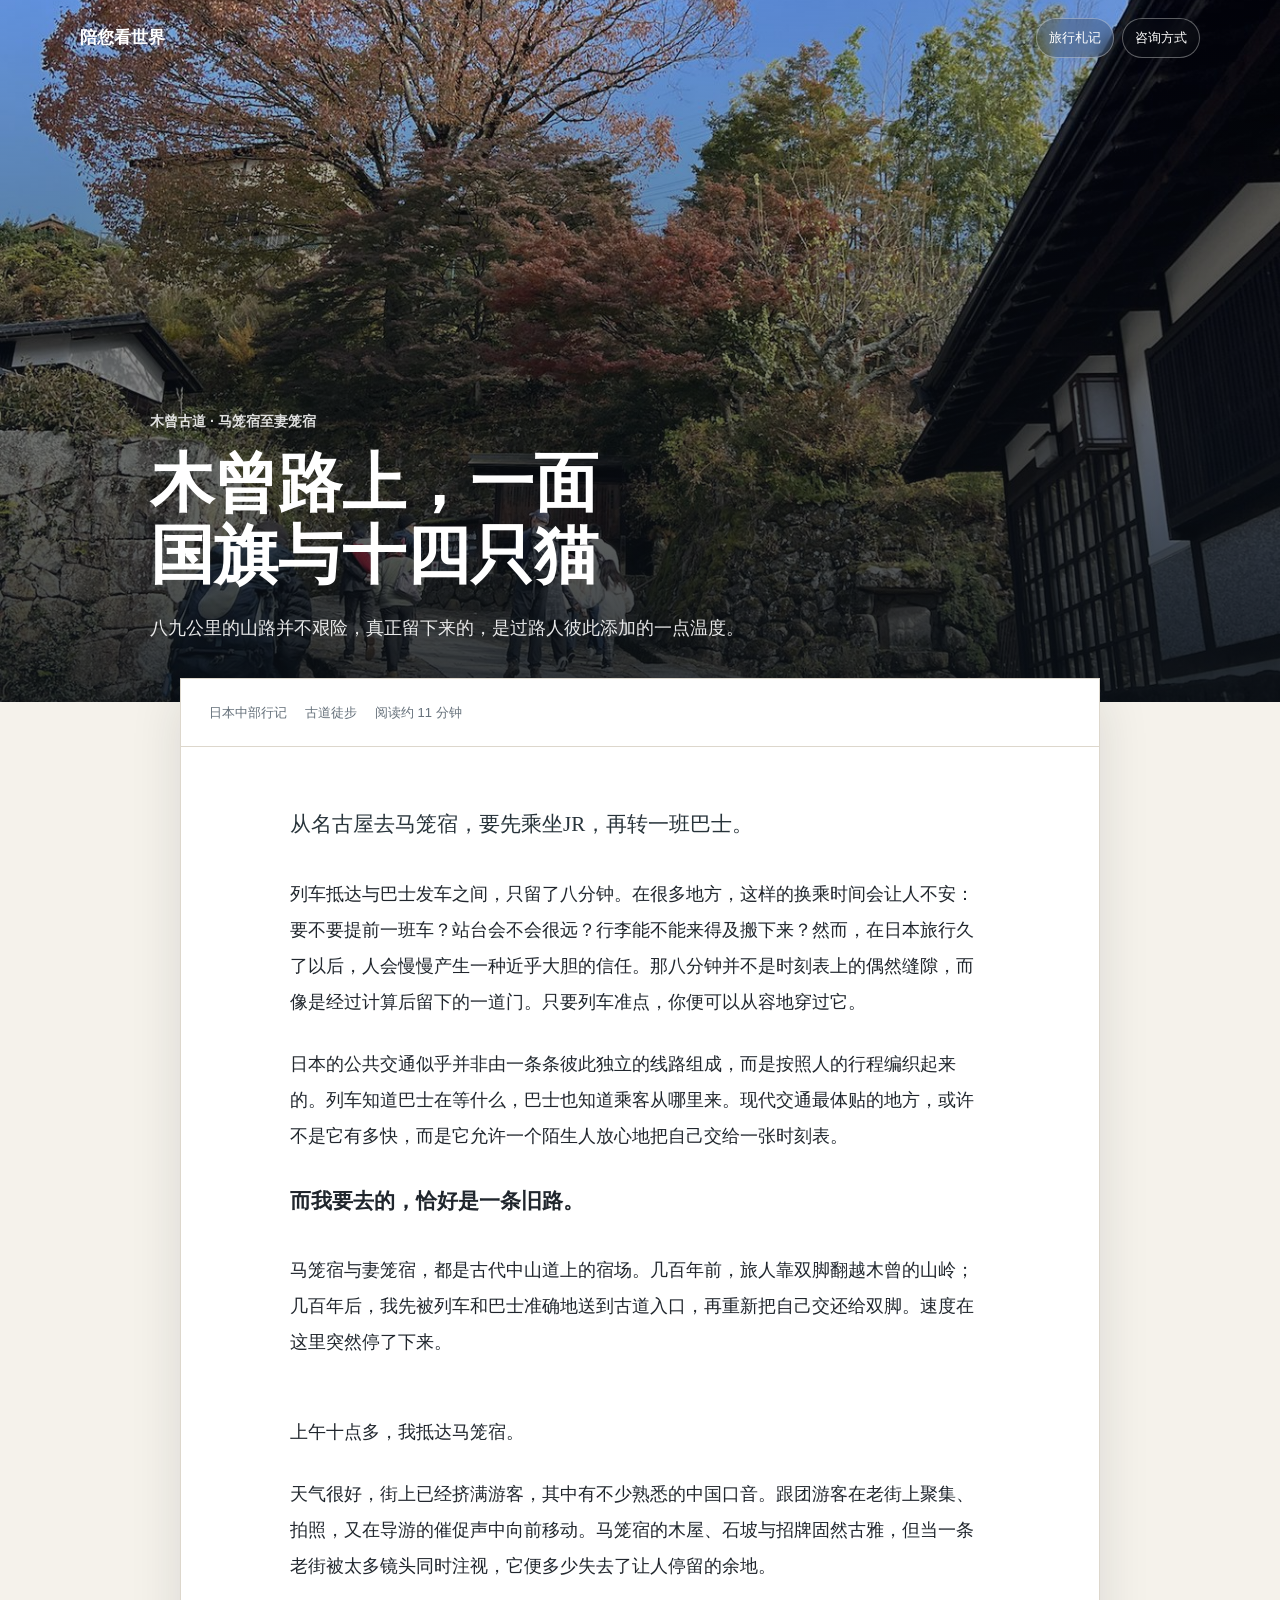
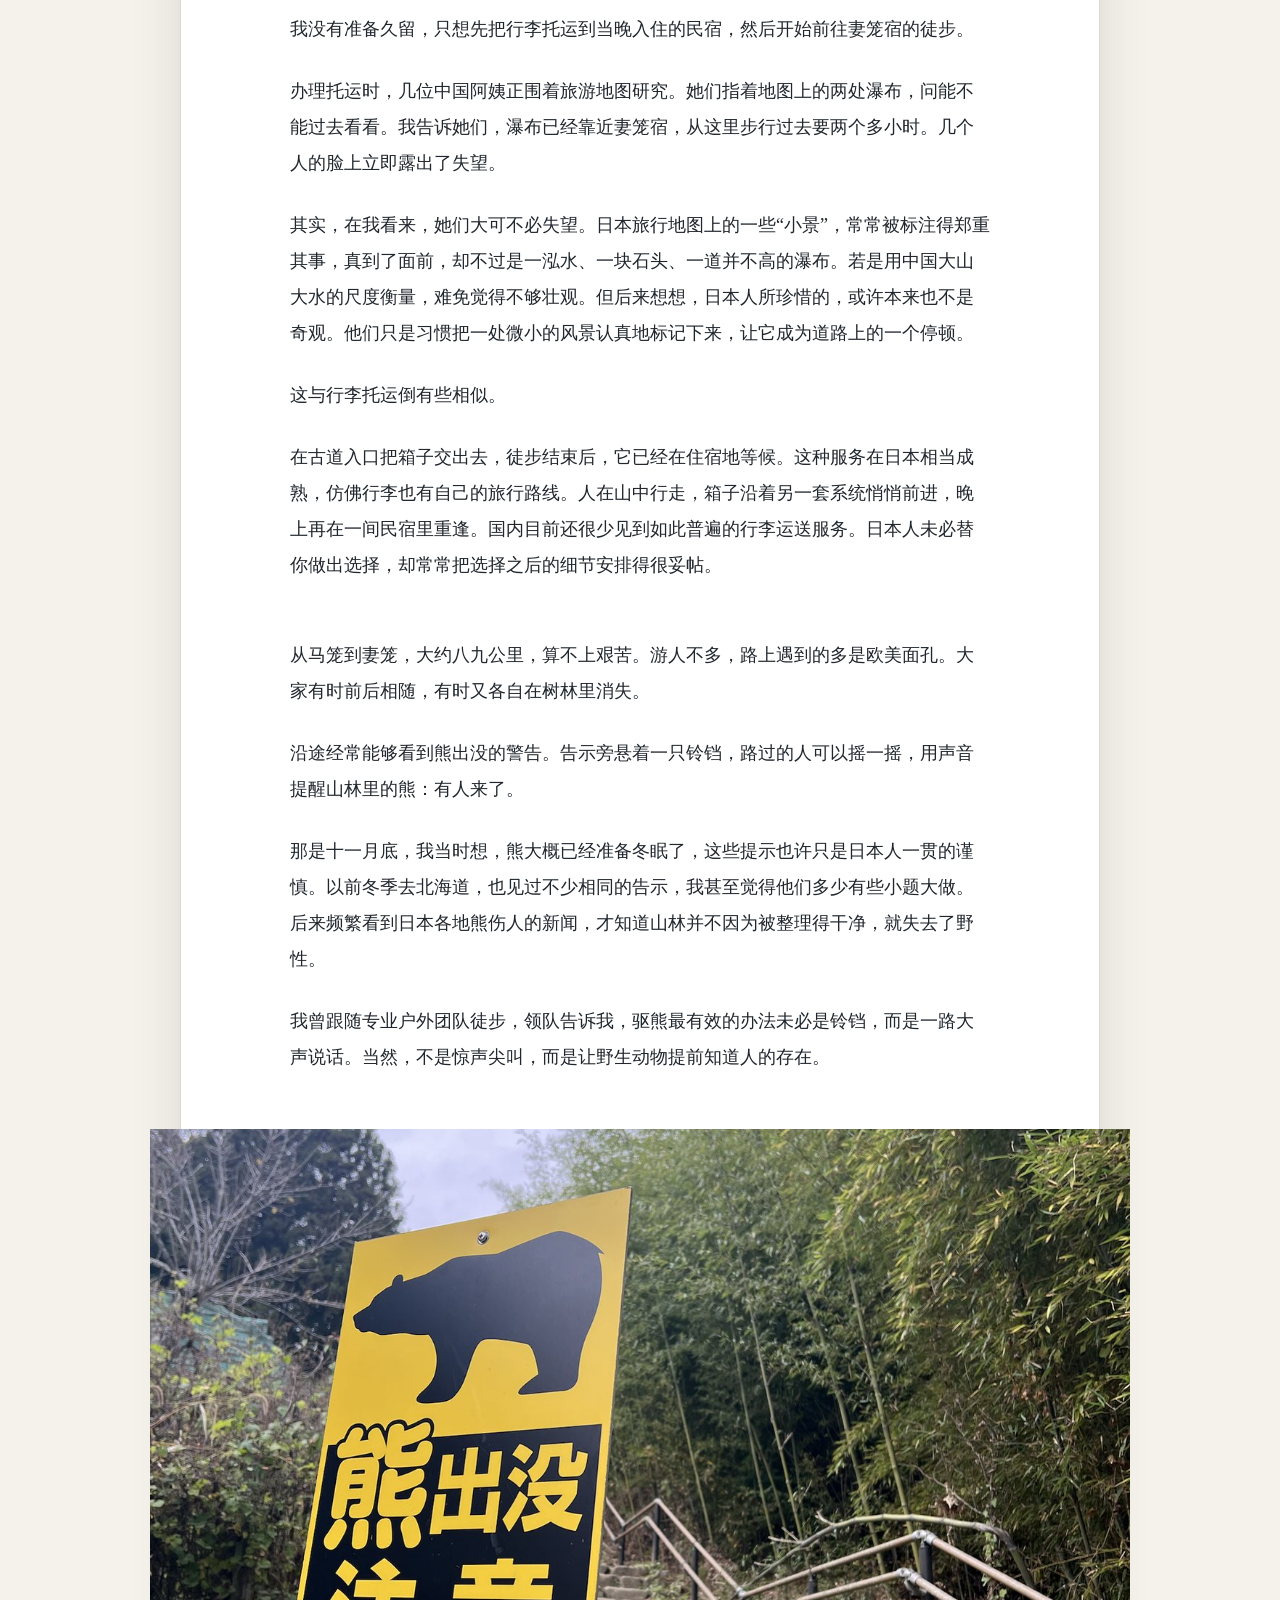
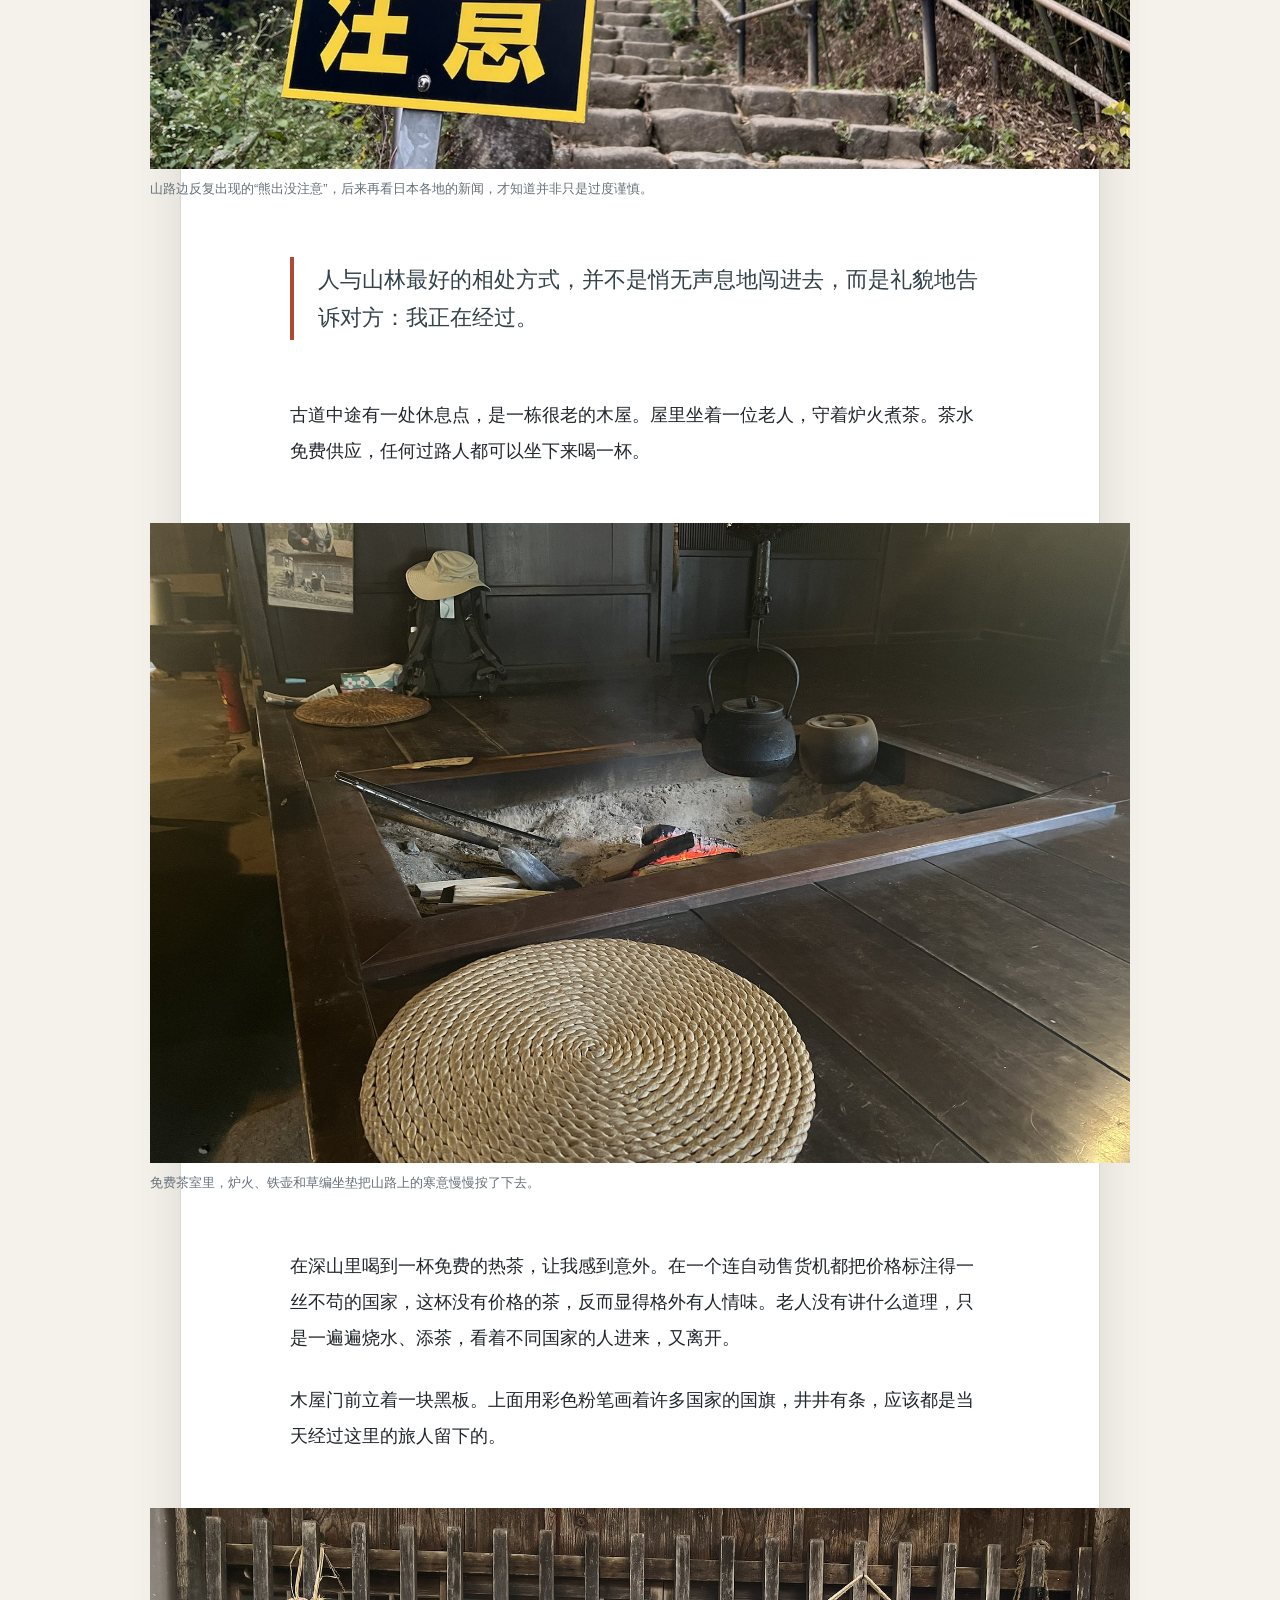
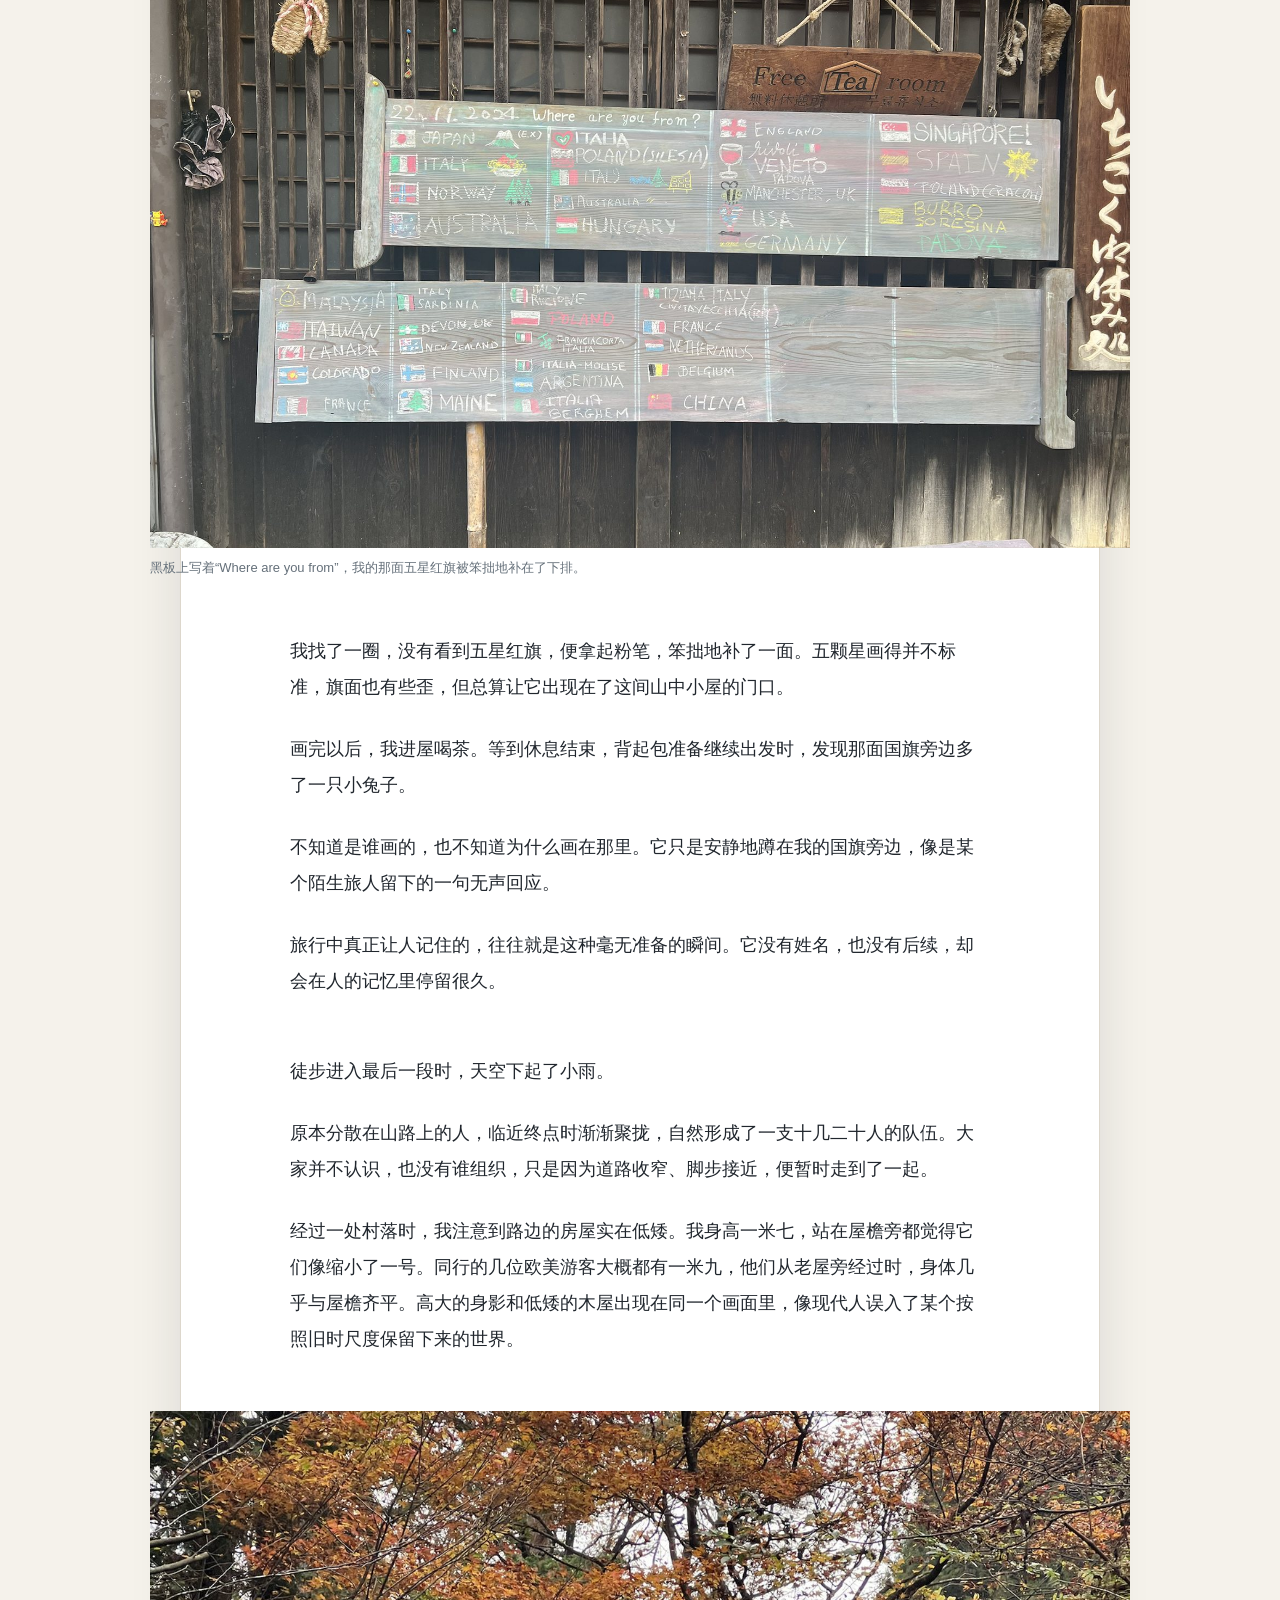
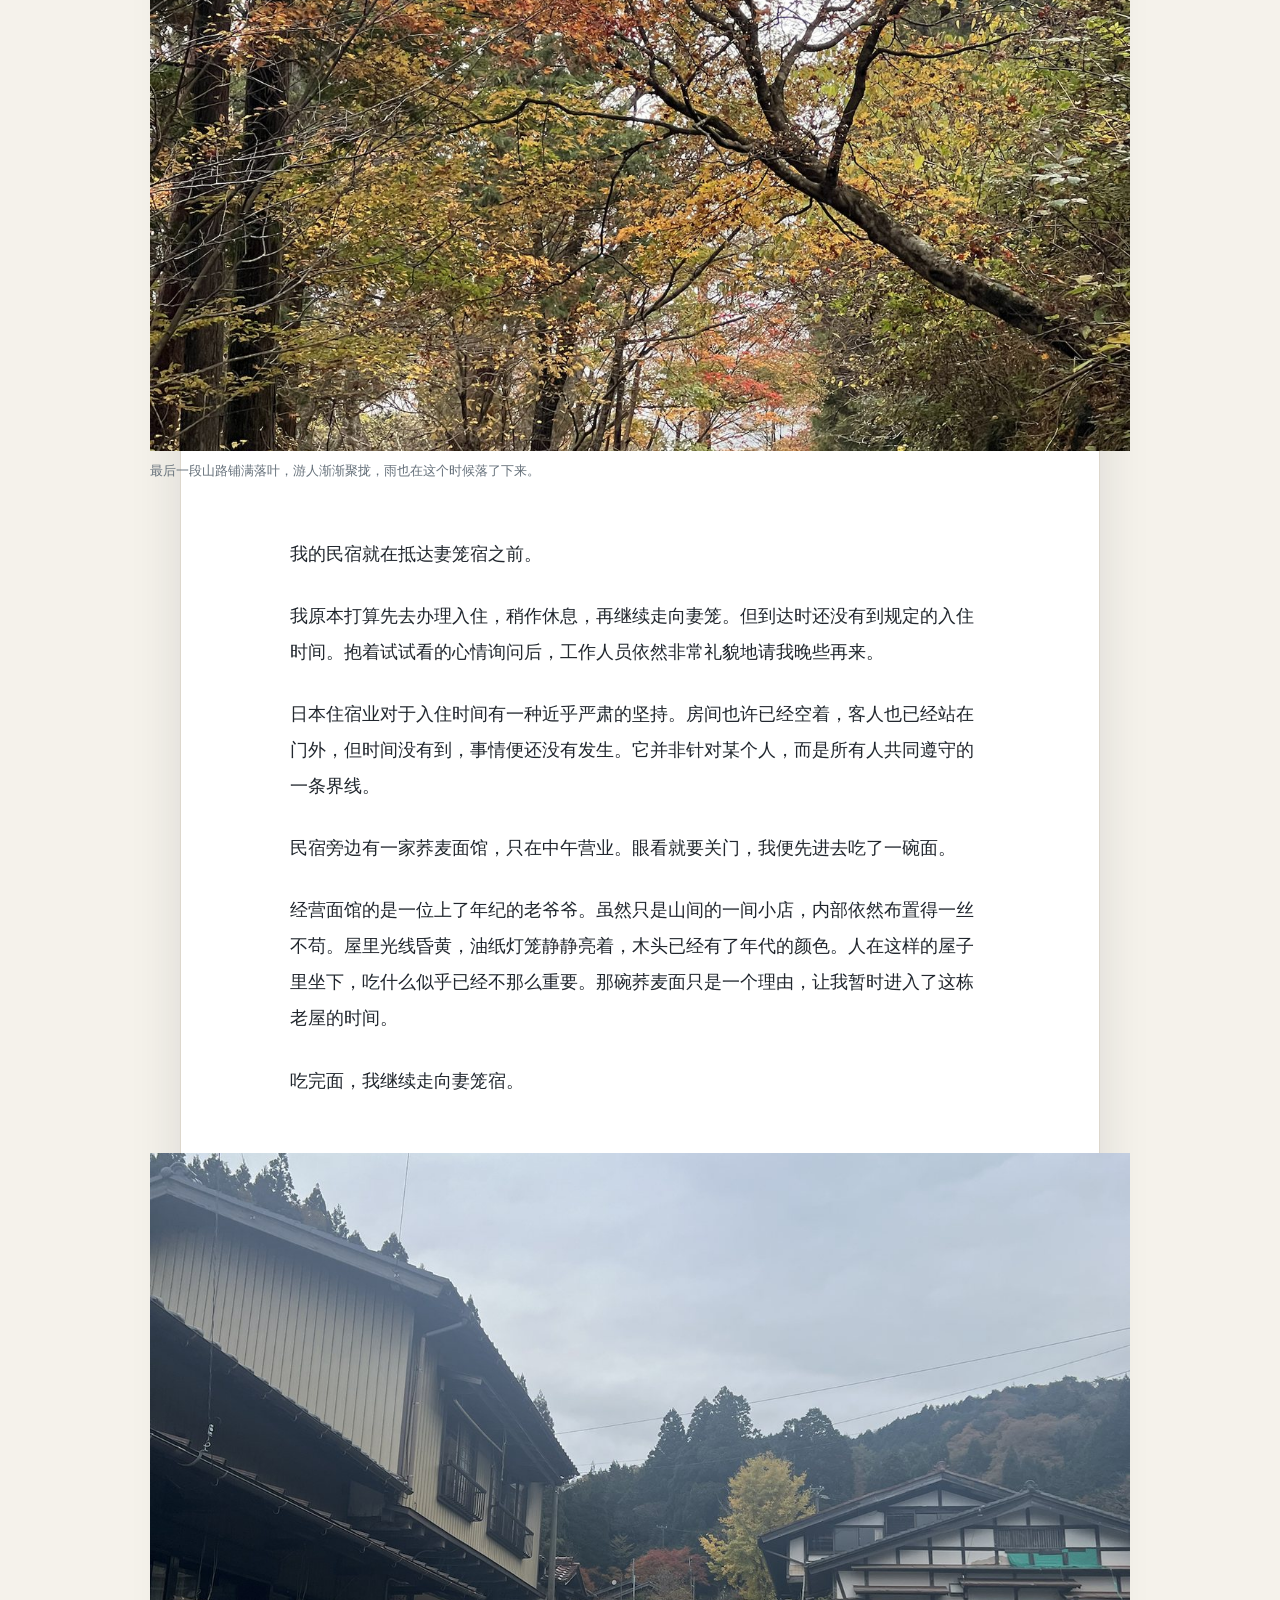
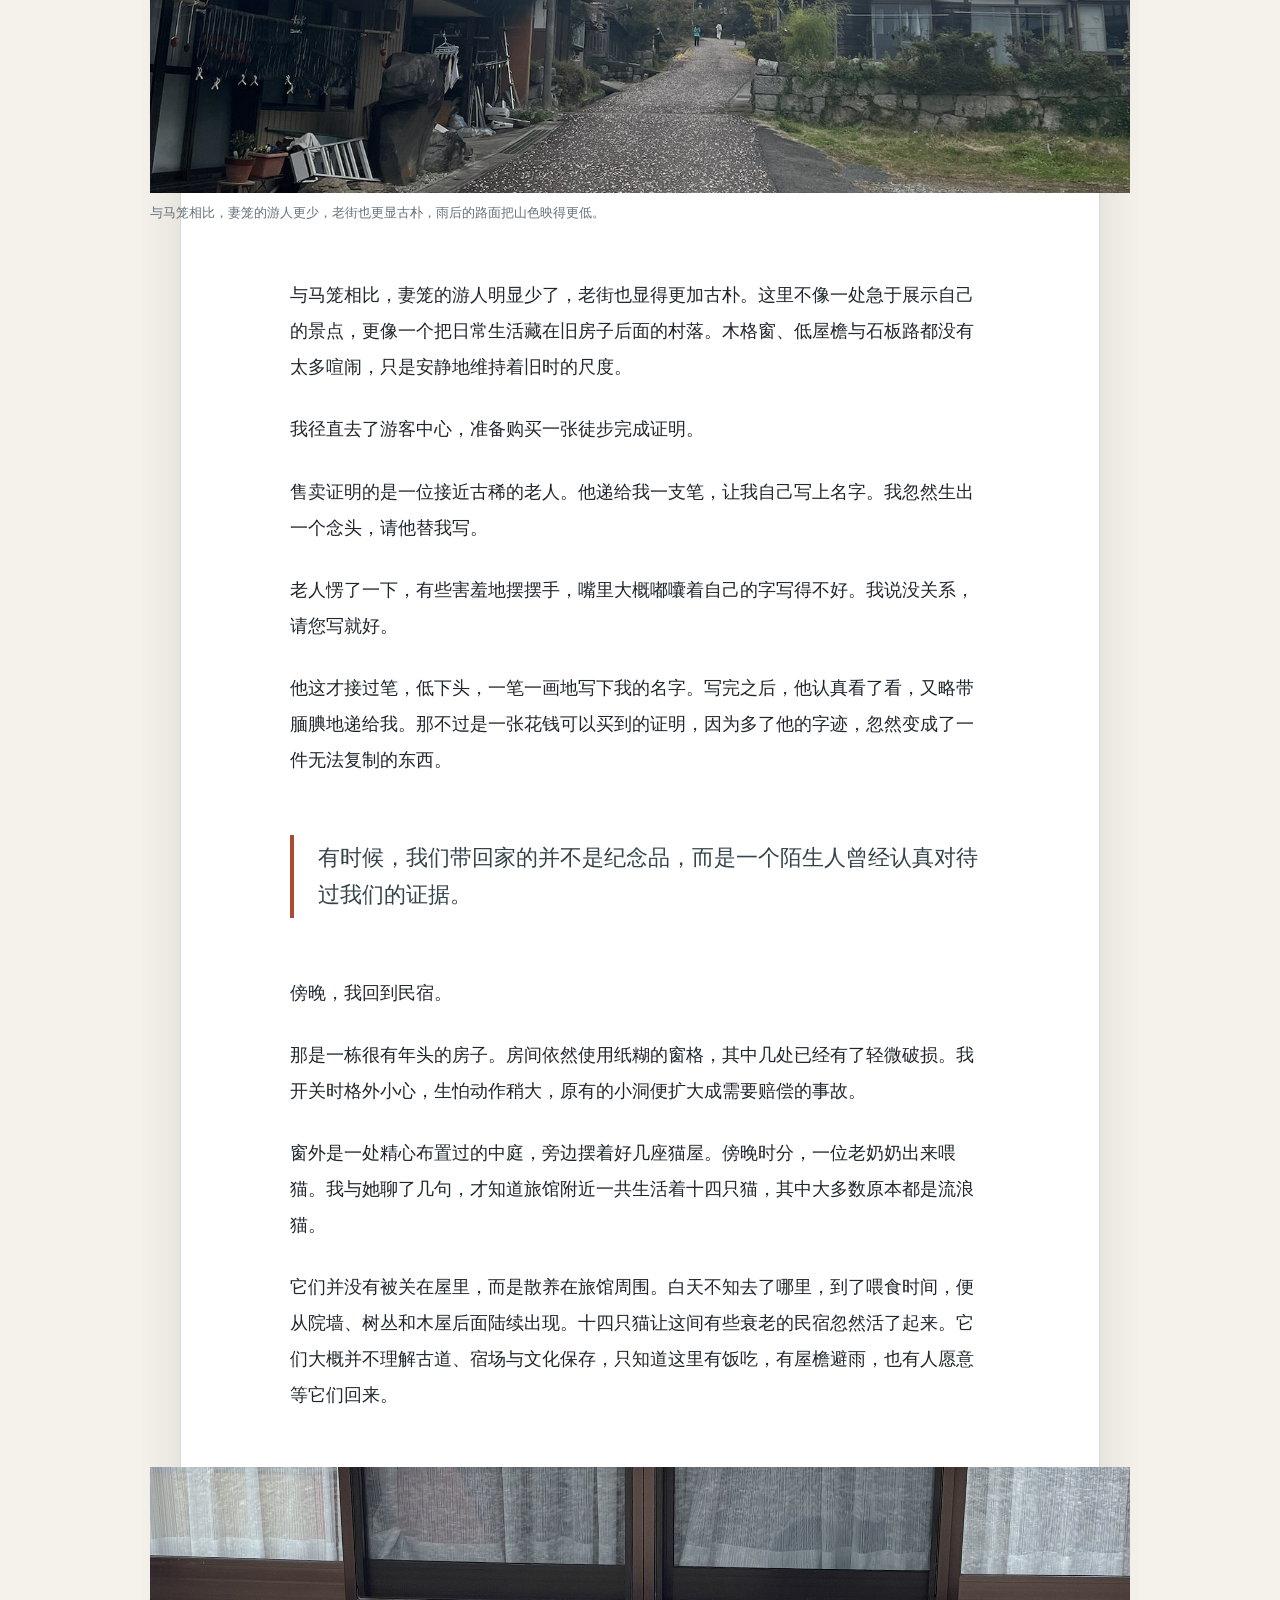
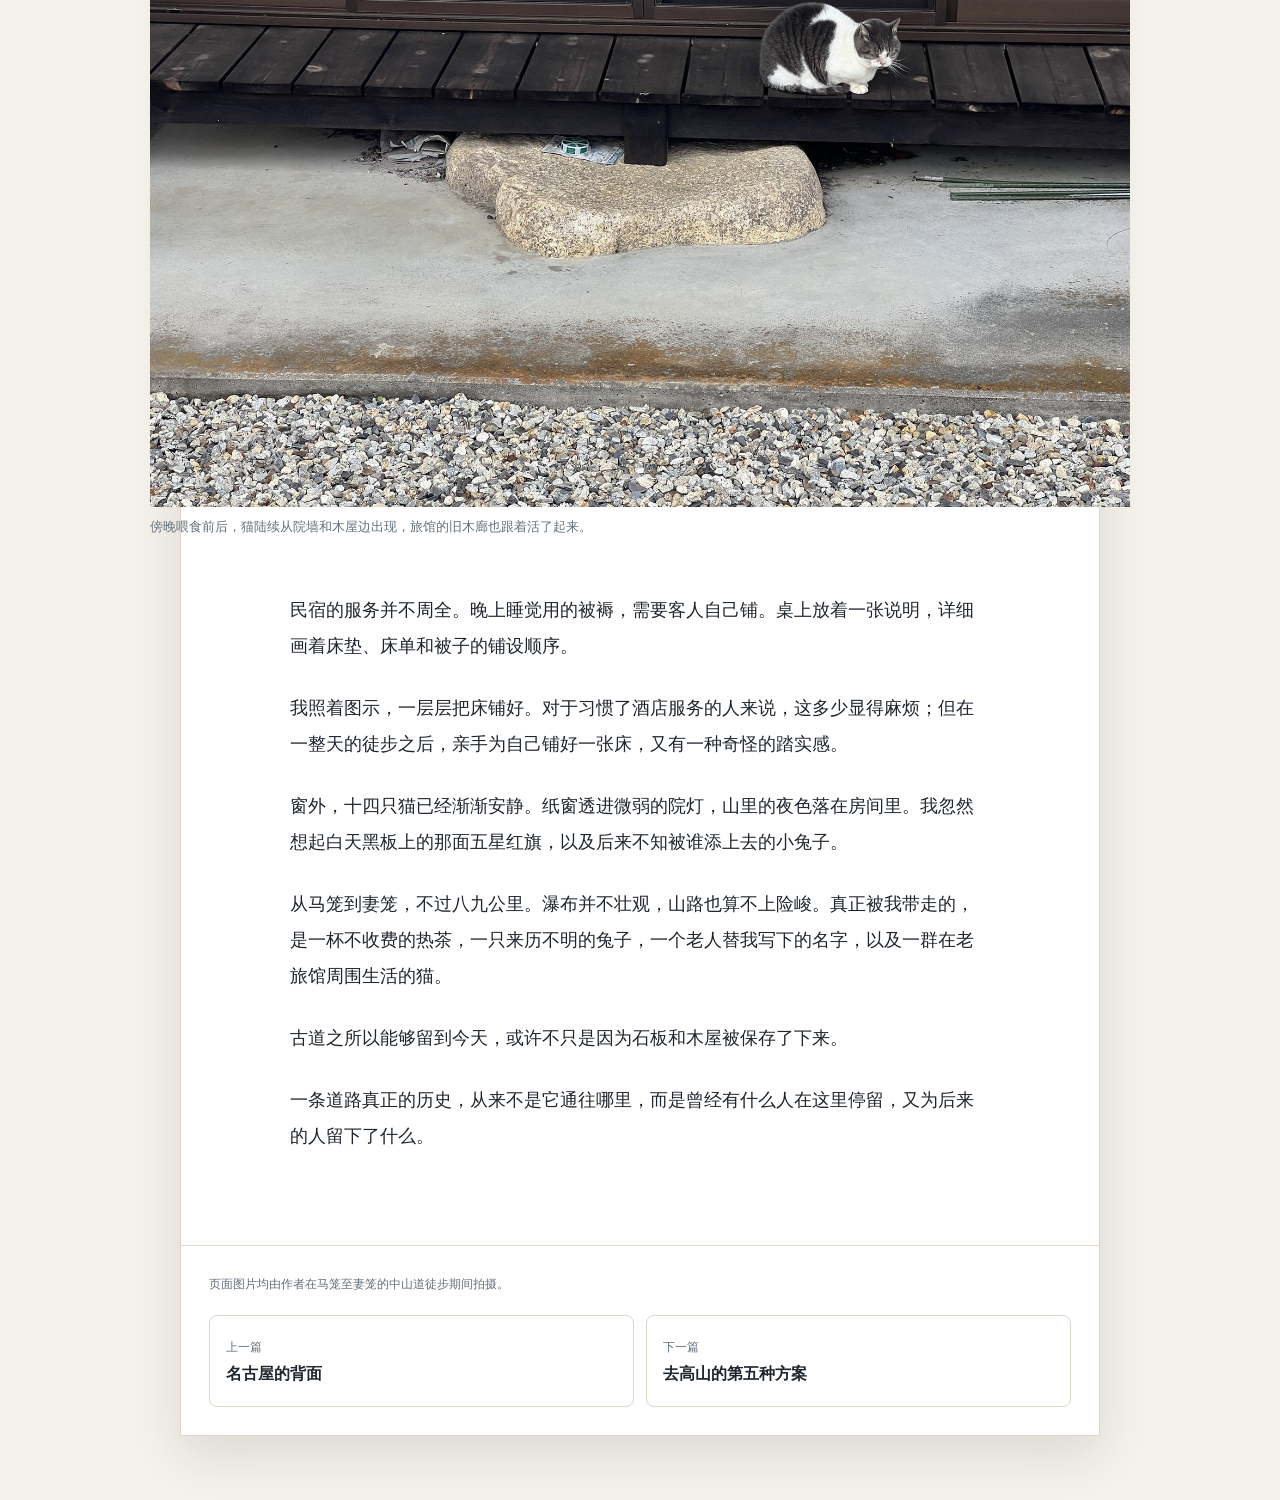
<file: articles/magome-tsumago.html>
<!doctype html>
<html lang="zh-CN">
<head>
  <meta charset="utf-8">
  <meta name="viewport" content="width=device-width, initial-scale=1">
  <meta name="description" content="从马笼宿徒步到妻笼宿：山中的免费热茶、黑板上的五星红旗、老人写下的名字，以及民宿周围的十四只猫。">
  <title>木曾路上，一面国旗与十四只猫｜陪您看世界</title>
  <link rel="stylesheet" href="article.css">
</head>
<body>
  <nav class="site-nav" aria-label="网站导航">
    <div class="site-nav-inner">
      <a class="brand" href="../index.html">陪您看世界</a>
      <div class="nav-links">
        <a href="index.html">旅行札记</a>
        <a href="../index.html#contact">咨询方式</a>
      </div>
    </div>
  </nav>

  <header class="story-hero" style="--hero-image: url('../article_assets/nakasendo-magome-slope.jpg'); --hero-position: center 58%;">
    <div class="story-hero-inner">
      <p class="kicker">木曾古道 · 马笼宿至妻笼宿</p>
      <h1>木曾路上，一面国旗与十四只猫</h1>
      <p class="dek">八九公里的山路并不艰险，真正留下来的，是过路人彼此添加的一点温度。</p>
    </div>
  </header>

  <main class="story-shell">
    <div class="story-meta">
      <span>日本中部行记</span>
      <span>古道徒步</span>
      <span>阅读约 11 分钟</span>
    </div>

    <article class="story-body">
      <p class="lead">从名古屋去马笼宿，要先乘坐JR，再转一班巴士。</p>

      <p>列车抵达与巴士发车之间，只留了八分钟。在很多地方，这样的换乘时间会让人不安：要不要提前一班车？站台会不会很远？行李能不能来得及搬下来？然而，在日本旅行久了以后，人会慢慢产生一种近乎大胆的信任。那八分钟并不是时刻表上的偶然缝隙，而像是经过计算后留下的一道门。只要列车准点，你便可以从容地穿过它。</p>

      <p>日本的公共交通似乎并非由一条条彼此独立的线路组成，而是按照人的行程编织起来的。列车知道巴士在等什么，巴士也知道乘客从哪里来。现代交通最体贴的地方，或许不是它有多快，而是它允许一个陌生人放心地把自己交给一张时刻表。</p>

      <p class="short">而我要去的，恰好是一条旧路。</p>

      <p>马笼宿与妻笼宿，都是古代中山道上的宿场。几百年前，旅人靠双脚翻越木曾的山岭；几百年后，我先被列车和巴士准确地送到古道入口，再重新把自己交还给双脚。速度在这里突然停了下来。</p>

      <p class="section-break">上午十点多，我抵达马笼宿。</p>

      <p>天气很好，街上已经挤满游客，其中有不少熟悉的中国口音。跟团游客在老街上聚集、拍照，又在导游的催促声中向前移动。马笼宿的木屋、石坡与招牌固然古雅，但当一条老街被太多镜头同时注视，它便多少失去了让人停留的余地。</p>

      <p>我没有准备久留，只想先把行李托运到当晚入住的民宿，然后开始前往妻笼宿的徒步。</p>

      <p>办理托运时，几位中国阿姨正围着旅游地图研究。她们指着地图上的两处瀑布，问能不能过去看看。我告诉她们，瀑布已经靠近妻笼宿，从这里步行过去要两个多小时。几个人的脸上立即露出了失望。</p>

      <p>其实，在我看来，她们大可不必失望。日本旅行地图上的一些“小景”，常常被标注得郑重其事，真到了面前，却不过是一泓水、一块石头、一道并不高的瀑布。若是用中国大山大水的尺度衡量，难免觉得不够壮观。但后来想想，日本人所珍惜的，或许本来也不是奇观。他们只是习惯把一处微小的风景认真地标记下来，让它成为道路上的一个停顿。</p>

      <p>这与行李托运倒有些相似。</p>

      <p>在古道入口把箱子交出去，徒步结束后，它已经在住宿地等候。这种服务在日本相当成熟，仿佛行李也有自己的旅行路线。人在山中行走，箱子沿着另一套系统悄悄前进，晚上再在一间民宿里重逢。国内目前还很少见到如此普遍的行李运送服务。日本人未必替你做出选择，却常常把选择之后的细节安排得很妥帖。</p>

      <p class="section-break">从马笼到妻笼，大约八九公里，算不上艰苦。游人不多，路上遇到的多是欧美面孔。大家有时前后相随，有时又各自在树林里消失。</p>

      <p>沿途经常能够看到熊出没的警告。告示旁悬着一只铃铛，路过的人可以摇一摇，用声音提醒山林里的熊：有人来了。</p>

      <p>那是十一月底，我当时想，熊大概已经准备冬眠了，这些提示也许只是日本人一贯的谨慎。以前冬季去北海道，也见过不少相同的告示，我甚至觉得他们多少有些小题大做。后来频繁看到日本各地熊伤人的新闻，才知道山林并不因为被整理得干净，就失去了野性。</p>

      <p>我曾跟随专业户外团队徒步，领队告诉我，驱熊最有效的办法未必是铃铛，而是一路大声说话。当然，不是惊声尖叫，而是让野生动物提前知道人的存在。</p>

      <figure>
        <img src="../article_assets/nakasendo-bear-warning.jpg" alt="中山道山路旁的熊出没注意告示" loading="lazy">
        <figcaption>山路边反复出现的“熊出没注意”，后来再看日本各地的新闻，才知道并非只是过度谨慎。</figcaption>
      </figure>

      <blockquote class="pullquote">人与山林最好的相处方式，并不是悄无声息地闯进去，而是礼貌地告诉对方：我正在经过。</blockquote>

      <p>古道中途有一处休息点，是一栋很老的木屋。屋里坐着一位老人，守着炉火煮茶。茶水免费供应，任何过路人都可以坐下来喝一杯。</p>

      <figure>
        <img src="../article_assets/nakasendo-tea-room.jpg" alt="中山道免费茶室里的围炉与铁壶" loading="lazy">
        <figcaption>免费茶室里，炉火、铁壶和草编坐垫把山路上的寒意慢慢按了下去。</figcaption>
      </figure>

      <p>在深山里喝到一杯免费的热茶，让我感到意外。在一个连自动售货机都把价格标注得一丝不苟的国家，这杯没有价格的茶，反而显得格外有人情味。老人没有讲什么道理，只是一遍遍烧水、添茶，看着不同国家的人进来，又离开。</p>

      <p>木屋门前立着一块黑板。上面用彩色粉笔画着许多国家的国旗，井井有条，应该都是当天经过这里的旅人留下的。</p>

      <figure>
        <img src="../article_assets/nakasendo-tea-board.jpg" alt="免费茶室门口写着各国来客的黑板与五星红旗" loading="lazy">
        <figcaption>黑板上写着“Where are you from”，我的那面五星红旗被笨拙地补在了下排。</figcaption>
      </figure>

      <p>我找了一圈，没有看到五星红旗，便拿起粉笔，笨拙地补了一面。五颗星画得并不标准，旗面也有些歪，但总算让它出现在了这间山中小屋的门口。</p>

      <p>画完以后，我进屋喝茶。等到休息结束，背起包准备继续出发时，发现那面国旗旁边多了一只小兔子。</p>

      <p>不知道是谁画的，也不知道为什么画在那里。它只是安静地蹲在我的国旗旁边，像是某个陌生旅人留下的一句无声回应。</p>

      <p>旅行中真正让人记住的，往往就是这种毫无准备的瞬间。它没有姓名，也没有后续，却会在人的记忆里停留很久。</p>

      <p class="section-break">徒步进入最后一段时，天空下起了小雨。</p>

      <p>原本分散在山路上的人，临近终点时渐渐聚拢，自然形成了一支十几二十人的队伍。大家并不认识，也没有谁组织，只是因为道路收窄、脚步接近，便暂时走到了一起。</p>

      <p>经过一处村落时，我注意到路边的房屋实在低矮。我身高一米七，站在屋檐旁都觉得它们像缩小了一号。同行的几位欧美游客大概都有一米九，他们从老屋旁经过时，身体几乎与屋檐齐平。高大的身影和低矮的木屋出现在同一个画面里，像现代人误入了某个按照旧时尺度保留下来的世界。</p>

      <figure>
        <img src="../article_assets/nakasendo-autumn-road.jpg" alt="深秋中山道上被红叶覆盖的山路" loading="lazy">
        <figcaption>最后一段山路铺满落叶，游人渐渐聚拢，雨也在这个时候落了下来。</figcaption>
      </figure>

      <p class="section-break">我的民宿就在抵达妻笼宿之前。</p>

      <p>我原本打算先去办理入住，稍作休息，再继续走向妻笼。但到达时还没有到规定的入住时间。抱着试试看的心情询问后，工作人员依然非常礼貌地请我晚些再来。</p>

      <p>日本住宿业对于入住时间有一种近乎严肃的坚持。房间也许已经空着，客人也已经站在门外，但时间没有到，事情便还没有发生。它并非针对某个人，而是所有人共同遵守的一条界线。</p>

      <p>民宿旁边有一家荞麦面馆，只在中午营业。眼看就要关门，我便先进去吃了一碗面。</p>

      <p>经营面馆的是一位上了年纪的老爷爷。虽然只是山间的一间小店，内部依然布置得一丝不苟。屋里光线昏黄，油纸灯笼静静亮着，木头已经有了年代的颜色。人在这样的屋子里坐下，吃什么似乎已经不那么重要。那碗荞麦面只是一个理由，让我暂时进入了这栋老屋的时间。</p>

      <p>吃完面，我继续走向妻笼宿。</p>

      <figure>
        <img src="../article_assets/nakasendo-tsumago-street.jpg" alt="妻笼宿安静延伸的石板老街" loading="lazy">
        <figcaption>与马笼相比，妻笼的游人更少，老街也更显古朴，雨后的路面把山色映得更低。</figcaption>
      </figure>

      <p>与马笼相比，妻笼的游人明显少了，老街也显得更加古朴。这里不像一处急于展示自己的景点，更像一个把日常生活藏在旧房子后面的村落。木格窗、低屋檐与石板路都没有太多喧闹，只是安静地维持着旧时的尺度。</p>

      <p>我径直去了游客中心，准备购买一张徒步完成证明。</p>

      <p>售卖证明的是一位接近古稀的老人。他递给我一支笔，让我自己写上名字。我忽然生出一个念头，请他替我写。</p>

      <p>老人愣了一下，有些害羞地摆摆手，嘴里大概嘟囔着自己的字写得不好。我说没关系，请您写就好。</p>

      <p>他这才接过笔，低下头，一笔一画地写下我的名字。写完之后，他认真看了看，又略带腼腆地递给我。那不过是一张花钱可以买到的证明，因为多了他的字迹，忽然变成了一件无法复制的东西。</p>

      <blockquote class="pullquote">有时候，我们带回家的并不是纪念品，而是一个陌生人曾经认真对待过我们的证据。</blockquote>

      <p class="section-break">傍晚，我回到民宿。</p>

      <p>那是一栋很有年头的房子。房间依然使用纸糊的窗格，其中几处已经有了轻微破损。我开关时格外小心，生怕动作稍大，原有的小洞便扩大成需要赔偿的事故。</p>

      <p>窗外是一处精心布置过的中庭，旁边摆着好几座猫屋。傍晚时分，一位老奶奶出来喂猫。我与她聊了几句，才知道旅馆附近一共生活着十四只猫，其中大多数原本都是流浪猫。</p>

      <p>它们并没有被关在屋里，而是散养在旅馆周围。白天不知去了哪里，到了喂食时间，便从院墙、树丛和木屋后面陆续出现。十四只猫让这间有些衰老的民宿忽然活了起来。它们大概并不理解古道、宿场与文化保存，只知道这里有饭吃，有屋檐避雨，也有人愿意等它们回来。</p>

      <figure>
        <img src="../article_assets/nakasendo-inn-cat.jpg" alt="妻笼宿民宿木廊上休息的猫" loading="lazy">
        <figcaption>傍晚喂食前后，猫陆续从院墙和木屋边出现，旅馆的旧木廊也跟着活了起来。</figcaption>
      </figure>

      <p>民宿的服务并不周全。晚上睡觉用的被褥，需要客人自己铺。桌上放着一张说明，详细画着床垫、床单和被子的铺设顺序。</p>

      <p>我照着图示，一层层把床铺好。对于习惯了酒店服务的人来说，这多少显得麻烦；但在一整天的徒步之后，亲手为自己铺好一张床，又有一种奇怪的踏实感。</p>

      <p>窗外，十四只猫已经渐渐安静。纸窗透进微弱的院灯，山里的夜色落在房间里。我忽然想起白天黑板上的那面五星红旗，以及后来不知被谁添上去的小兔子。</p>

      <p>从马笼到妻笼，不过八九公里。瀑布并不壮观，山路也算不上险峻。真正被我带走的，是一杯不收费的热茶，一只来历不明的兔子，一个老人替我写下的名字，以及一群在老旅馆周围生活的猫。</p>

      <p>古道之所以能够留到今天，或许不只是因为石板和木屋被保存了下来。</p>

      <p>一条道路真正的历史，从来不是它通往哪里，而是曾经有什么人在这里停留，又为后来的人留下了什么。</p>
    </article>

    <footer class="story-footer">
      <p class="story-note">页面图片均由作者在马笼至妻笼的中山道徒步期间拍摄。</p>
      <nav class="story-nav" aria-label="文章导航">
        <a href="nagoya.html"><small>上一篇</small><strong>名古屋的背面</strong></a>
        <a href="road-to-takayama.html"><small>下一篇</small><strong>去高山的第五种方案</strong></a>
      </nav>
    </footer>
  </main>
</body>
</html>
</file>
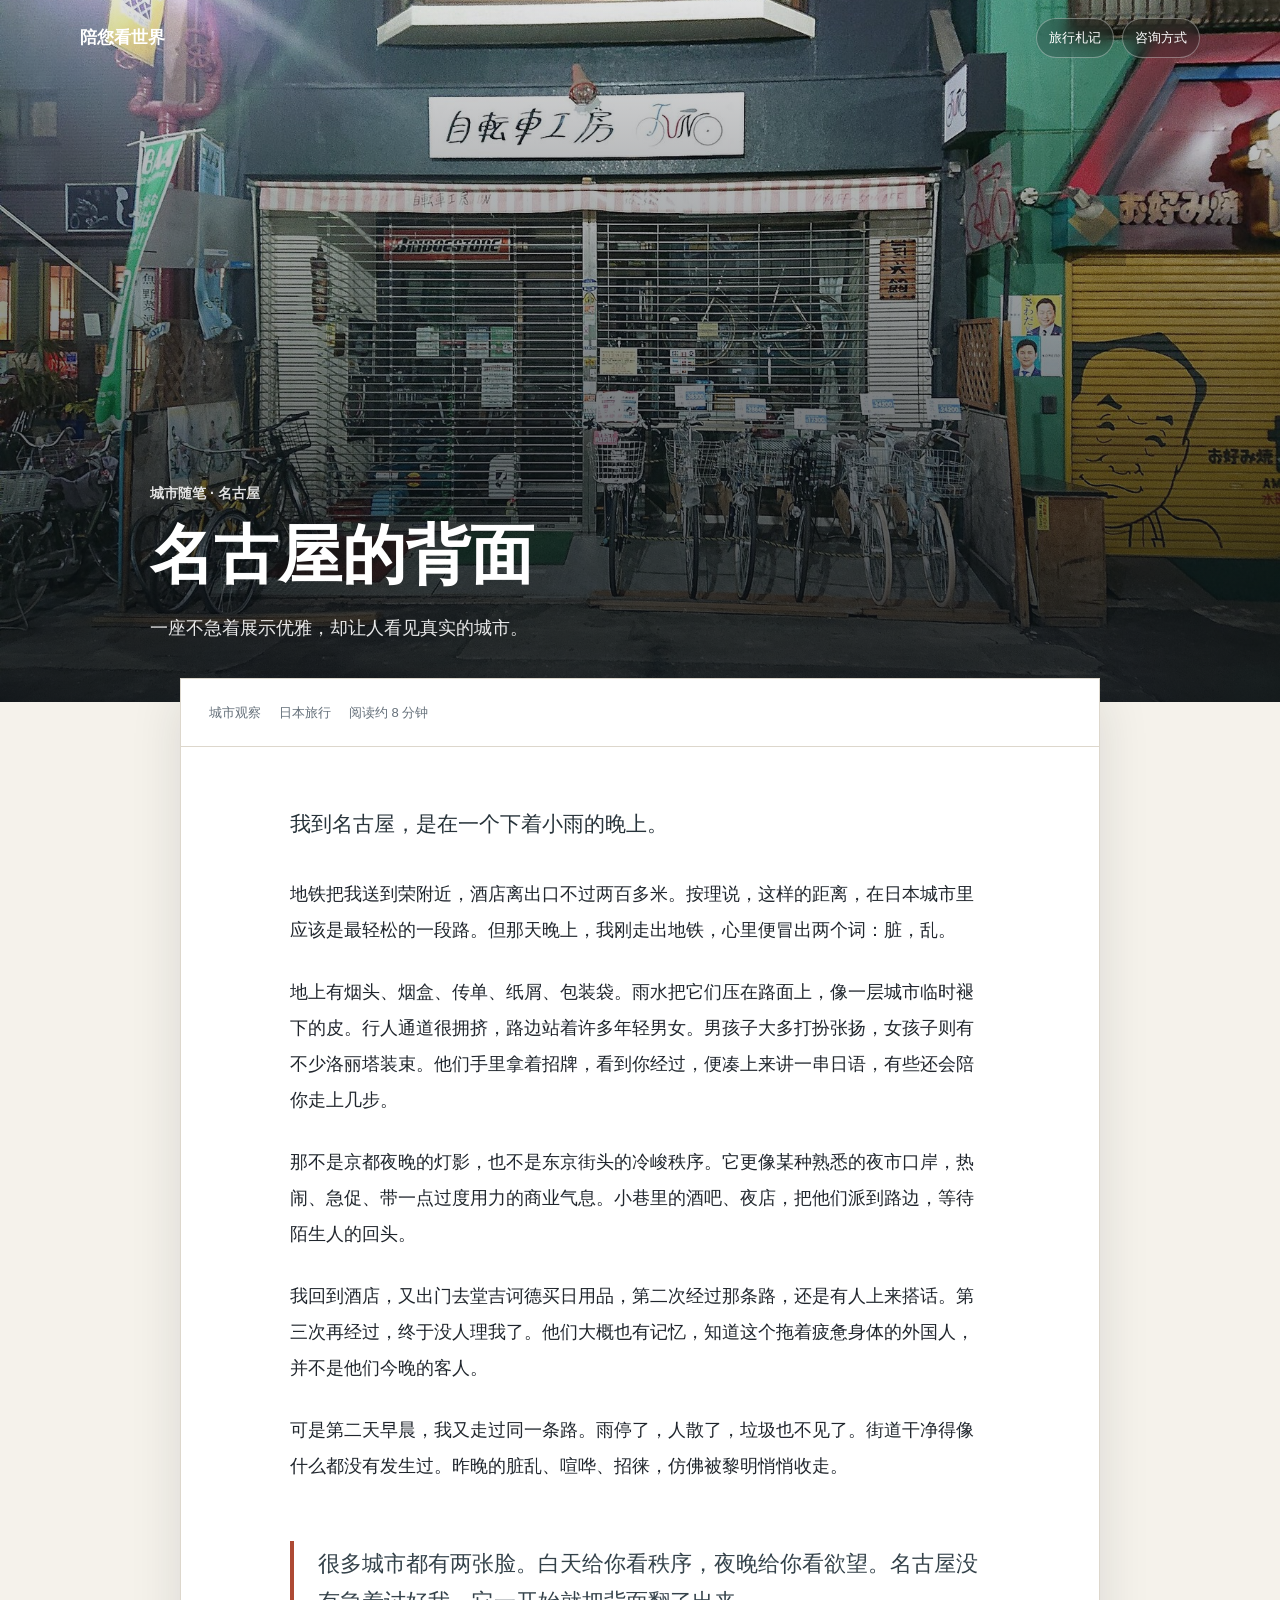
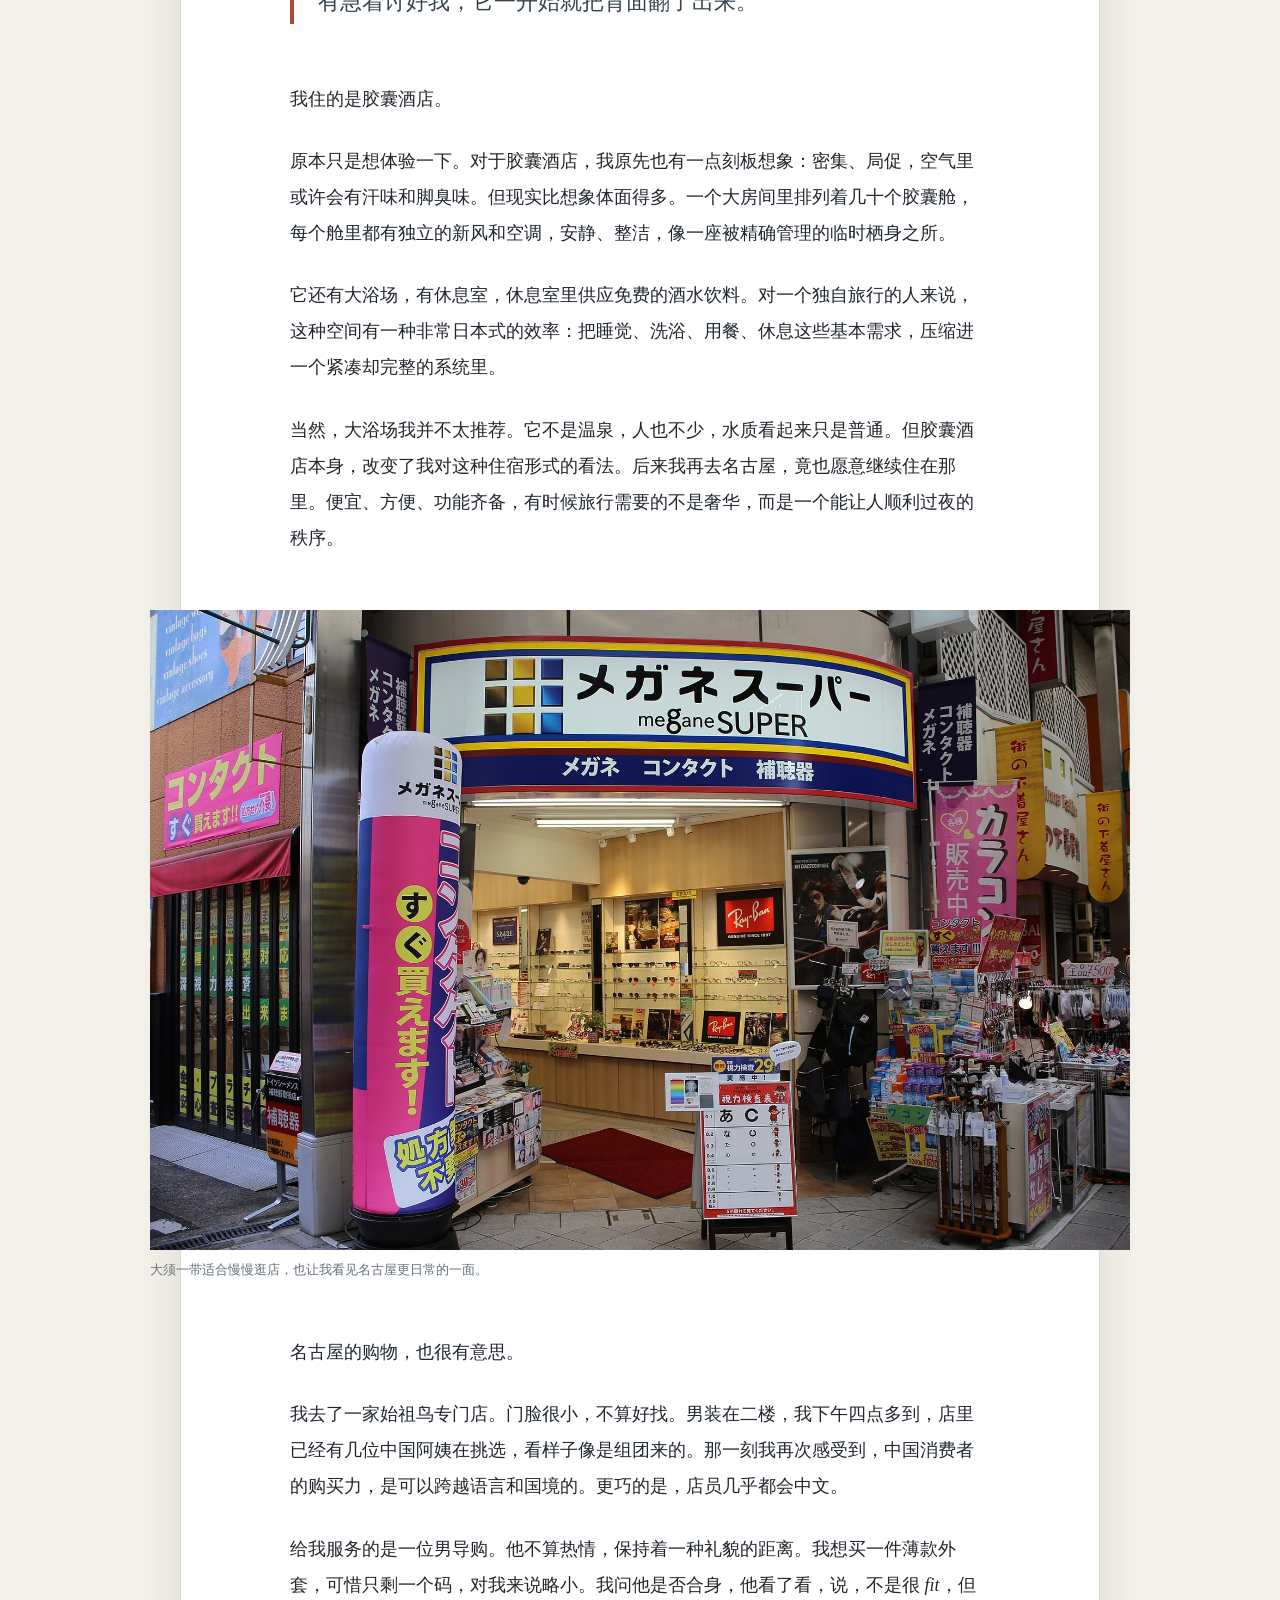
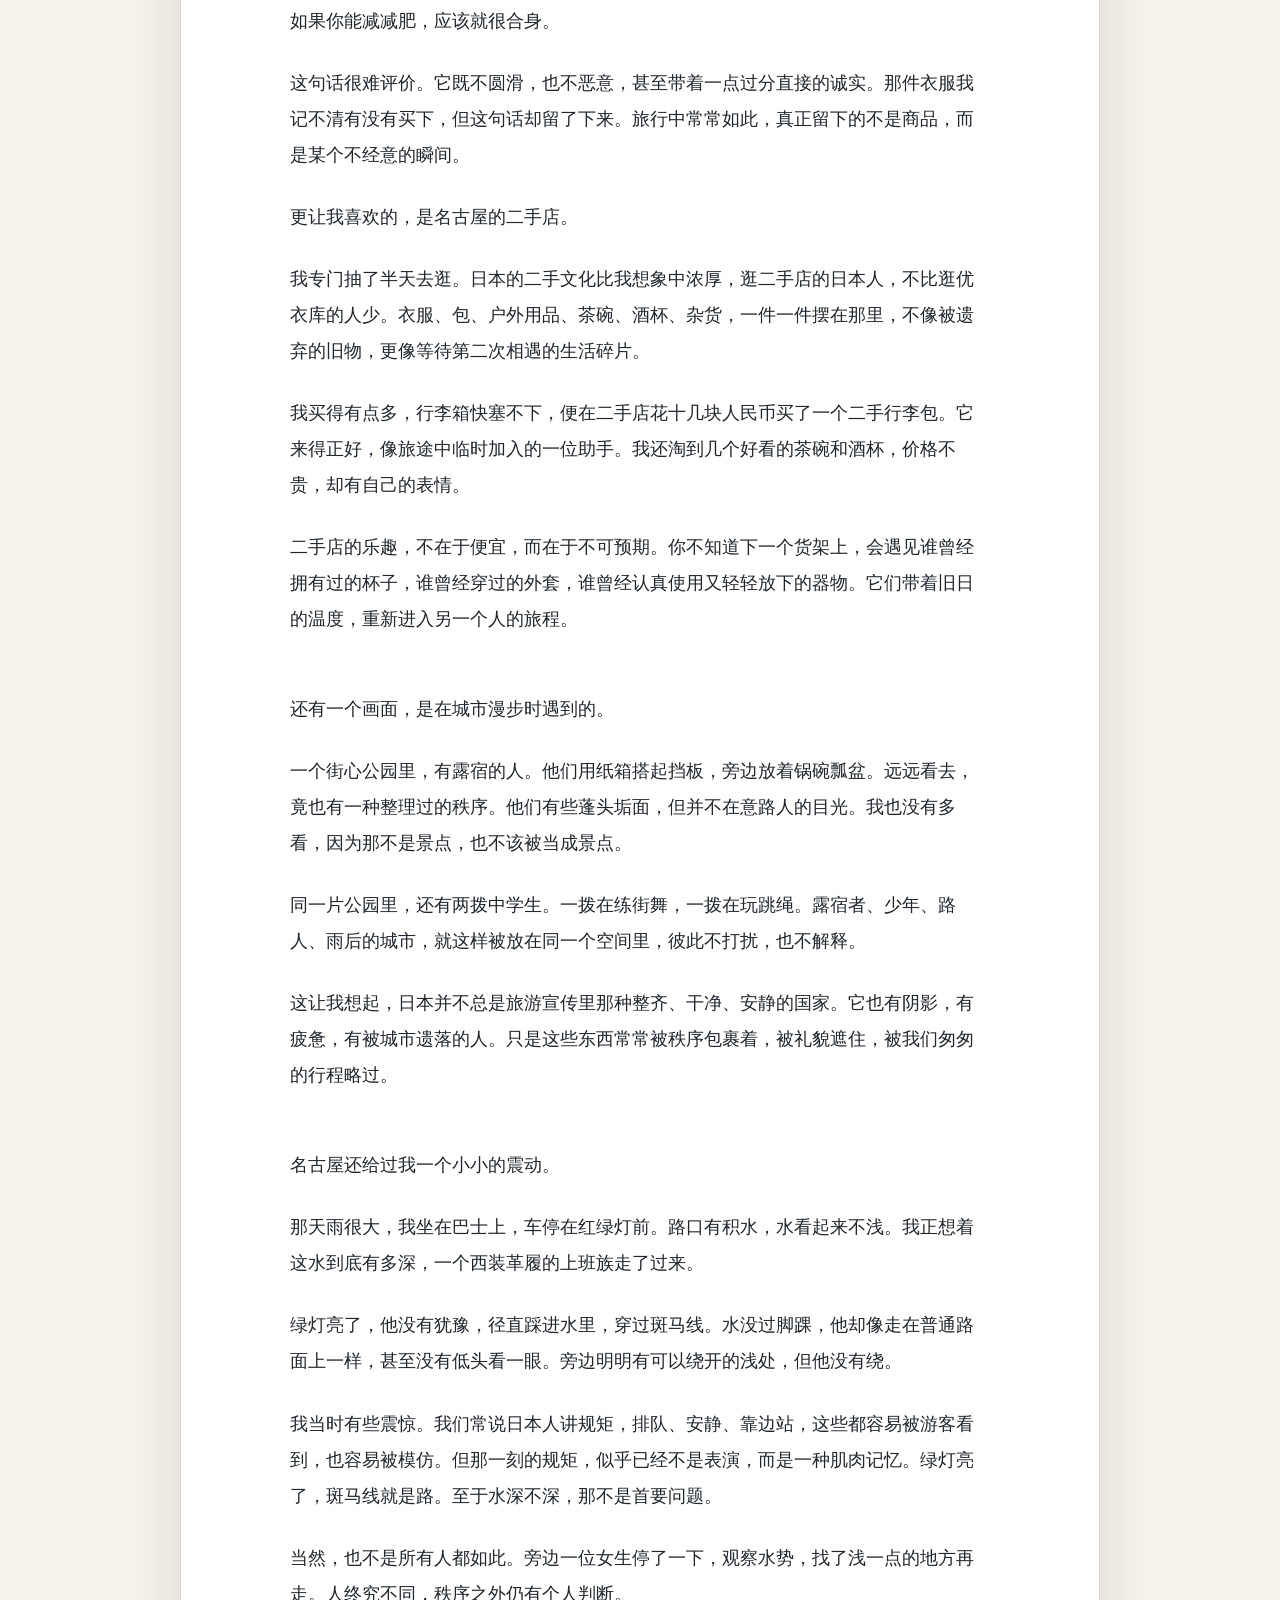
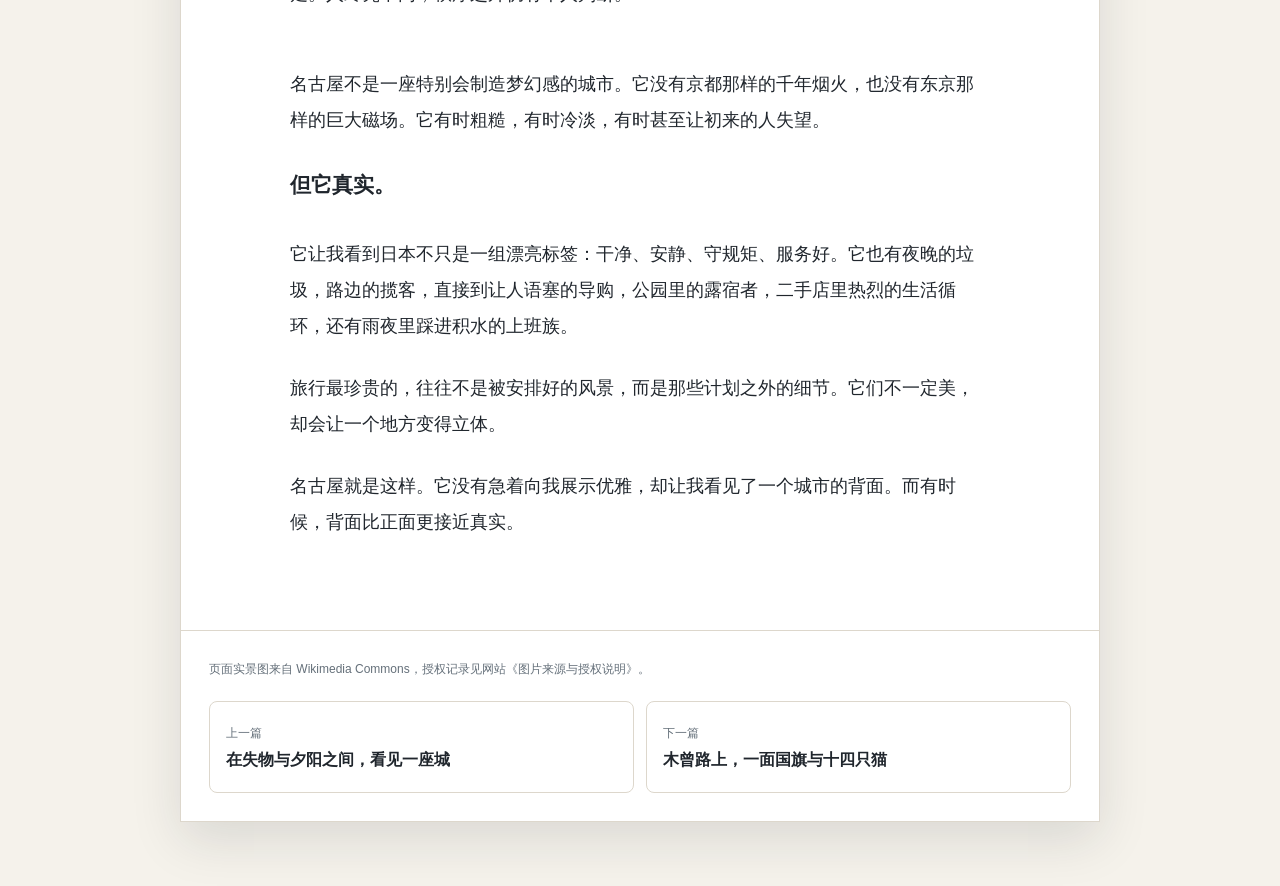
<file: articles/nagoya.html>
<!doctype html>
<html lang="zh-CN">
<head>
  <meta charset="utf-8">
  <meta name="viewport" content="width=device-width, initial-scale=1">
  <meta name="description" content="名古屋的夜晚、胶囊酒店、始祖鸟导购、二手店、街心公园与雨中涉水的上班族。">
  <title>名古屋的背面｜陪您看世界</title>
  <link rel="stylesheet" href="article.css">
</head>
<body>
  <nav class="site-nav" aria-label="网站导航">
    <div class="site-nav-inner">
      <a class="brand" href="../index.html">陪您看世界</a>
      <div class="nav-links">
        <a href="index.html">旅行札记</a>
        <a href="../index.html#contact">咨询方式</a>
      </div>
    </div>
  </nav>

  <header class="story-hero" style="--hero-image: url('../routebook_assets/nagoya_endoji.jpg'); --hero-position: center 55%;">
    <div class="story-hero-inner">
      <p class="kicker">城市随笔 · 名古屋</p>
      <h1>名古屋的背面</h1>
      <p class="dek">一座不急着展示优雅，却让人看见真实的城市。</p>
    </div>
  </header>

  <main class="story-shell">
    <div class="story-meta">
      <span>城市观察</span>
      <span>日本旅行</span>
      <span>阅读约 8 分钟</span>
    </div>

    <article class="story-body">
      <p class="lead">我到名古屋，是在一个下着小雨的晚上。</p>

      <p>地铁把我送到荣附近，酒店离出口不过两百多米。按理说，这样的距离，在日本城市里应该是最轻松的一段路。但那天晚上，我刚走出地铁，心里便冒出两个词：脏，乱。</p>

      <p>地上有烟头、烟盒、传单、纸屑、包装袋。雨水把它们压在路面上，像一层城市临时褪下的皮。行人通道很拥挤，路边站着许多年轻男女。男孩子大多打扮张扬，女孩子则有不少洛丽塔装束。他们手里拿着招牌，看到你经过，便凑上来讲一串日语，有些还会陪你走上几步。</p>

      <p>那不是京都夜晚的灯影，也不是东京街头的冷峻秩序。它更像某种熟悉的夜市口岸，热闹、急促、带一点过度用力的商业气息。小巷里的酒吧、夜店，把他们派到路边，等待陌生人的回头。</p>

      <p>我回到酒店，又出门去堂吉诃德买日用品，第二次经过那条路，还是有人上来搭话。第三次再经过，终于没人理我了。他们大概也有记忆，知道这个拖着疲惫身体的外国人，并不是他们今晚的客人。</p>

      <p>可是第二天早晨，我又走过同一条路。雨停了，人散了，垃圾也不见了。街道干净得像什么都没有发生过。昨晚的脏乱、喧哗、招徕，仿佛被黎明悄悄收走。</p>

      <blockquote class="pullquote">很多城市都有两张脸。白天给你看秩序，夜晚给你看欲望。名古屋没有急着讨好我，它一开始就把背面翻了出来。</blockquote>

      <p class="section-break">我住的是胶囊酒店。</p>

      <p>原本只是想体验一下。对于胶囊酒店，我原先也有一点刻板想象：密集、局促，空气里或许会有汗味和脚臭味。但现实比想象体面得多。一个大房间里排列着几十个胶囊舱，每个舱里都有独立的新风和空调，安静、整洁，像一座被精确管理的临时栖身之所。</p>

      <p>它还有大浴场，有休息室，休息室里供应免费的酒水饮料。对一个独自旅行的人来说，这种空间有一种非常日本式的效率：把睡觉、洗浴、用餐、休息这些基本需求，压缩进一个紧凑却完整的系统里。</p>

      <p>当然，大浴场我并不太推荐。它不是温泉，人也不少，水质看起来只是普通。但胶囊酒店本身，改变了我对这种住宿形式的看法。后来我再去名古屋，竟也愿意继续住在那里。便宜、方便、功能齐备，有时候旅行需要的不是奢华，而是一个能让人顺利过夜的秩序。</p>

      <figure>
        <img src="../routebook_assets/nagoya_osu.jpg" alt="名古屋大须商店街" loading="lazy">
        <figcaption>大须一带适合慢慢逛店，也让我看见名古屋更日常的一面。</figcaption>
      </figure>

      <p class="section-break">名古屋的购物，也很有意思。</p>

      <p>我去了一家始祖鸟专门店。门脸很小，不算好找。男装在二楼，我下午四点多到，店里已经有几位中国阿姨在挑选，看样子像是组团来的。那一刻我再次感受到，中国消费者的购买力，是可以跨越语言和国境的。更巧的是，店员几乎都会中文。</p>

      <p>给我服务的是一位男导购。他不算热情，保持着一种礼貌的距离。我想买一件薄款外套，可惜只剩一个码，对我来说略小。我问他是否合身，他看了看，说，不是很 <em>fit</em>，但如果你能减减肥，应该就很合身。</p>

      <p>这句话很难评价。它既不圆滑，也不恶意，甚至带着一点过分直接的诚实。那件衣服我记不清有没有买下，但这句话却留了下来。旅行中常常如此，真正留下的不是商品，而是某个不经意的瞬间。</p>

      <p>更让我喜欢的，是名古屋的二手店。</p>

      <p>我专门抽了半天去逛。日本的二手文化比我想象中浓厚，逛二手店的日本人，不比逛优衣库的人少。衣服、包、户外用品、茶碗、酒杯、杂货，一件一件摆在那里，不像被遗弃的旧物，更像等待第二次相遇的生活碎片。</p>

      <p>我买得有点多，行李箱快塞不下，便在二手店花十几块人民币买了一个二手行李包。它来得正好，像旅途中临时加入的一位助手。我还淘到几个好看的茶碗和酒杯，价格不贵，却有自己的表情。</p>

      <p>二手店的乐趣，不在于便宜，而在于不可预期。你不知道下一个货架上，会遇见谁曾经拥有过的杯子，谁曾经穿过的外套，谁曾经认真使用又轻轻放下的器物。它们带着旧日的温度，重新进入另一个人的旅程。</p>

      <p class="section-break">还有一个画面，是在城市漫步时遇到的。</p>

      <p>一个街心公园里，有露宿的人。他们用纸箱搭起挡板，旁边放着锅碗瓢盆。远远看去，竟也有一种整理过的秩序。他们有些蓬头垢面，但并不在意路人的目光。我也没有多看，因为那不是景点，也不该被当成景点。</p>

      <p>同一片公园里，还有两拨中学生。一拨在练街舞，一拨在玩跳绳。露宿者、少年、路人、雨后的城市，就这样被放在同一个空间里，彼此不打扰，也不解释。</p>

      <p>这让我想起，日本并不总是旅游宣传里那种整齐、干净、安静的国家。它也有阴影，有疲惫，有被城市遗落的人。只是这些东西常常被秩序包裹着，被礼貌遮住，被我们匆匆的行程略过。</p>

      <p class="section-break">名古屋还给过我一个小小的震动。</p>

      <p>那天雨很大，我坐在巴士上，车停在红绿灯前。路口有积水，水看起来不浅。我正想着这水到底有多深，一个西装革履的上班族走了过来。</p>

      <p>绿灯亮了，他没有犹豫，径直踩进水里，穿过斑马线。水没过脚踝，他却像走在普通路面上一样，甚至没有低头看一眼。旁边明明有可以绕开的浅处，但他没有绕。</p>

      <p>我当时有些震惊。我们常说日本人讲规矩，排队、安静、靠边站，这些都容易被游客看到，也容易被模仿。但那一刻的规矩，似乎已经不是表演，而是一种肌肉记忆。绿灯亮了，斑马线就是路。至于水深不深，那不是首要问题。</p>

      <p>当然，也不是所有人都如此。旁边一位女生停了一下，观察水势，找了浅一点的地方再走。人终究不同，秩序之外仍有个人判断。</p>

      <p class="section-break">名古屋不是一座特别会制造梦幻感的城市。它没有京都那样的千年烟火，也没有东京那样的巨大磁场。它有时粗糙，有时冷淡，有时甚至让初来的人失望。</p>

      <p class="short">但它真实。</p>

      <p>它让我看到日本不只是一组漂亮标签：干净、安静、守规矩、服务好。它也有夜晚的垃圾，路边的揽客，直接到让人语塞的导购，公园里的露宿者，二手店里热烈的生活循环，还有雨夜里踩进积水的上班族。</p>

      <p>旅行最珍贵的，往往不是被安排好的风景，而是那些计划之外的细节。它们不一定美，却会让一个地方变得立体。</p>

      <p>名古屋就是这样。它没有急着向我展示优雅，却让我看见了一个城市的背面。而有时候，背面比正面更接近真实。</p>
    </article>

    <footer class="story-footer">
      <p class="story-note">页面实景图来自 Wikimedia Commons，授权记录见网站《图片来源与授权说明》。</p>
      <nav class="story-nav" aria-label="文章导航">
        <a href="kanazawa.html"><small>上一篇</small><strong>在失物与夕阳之间，看见一座城</strong></a>
        <a href="magome-tsumago.html"><small>下一篇</small><strong>木曾路上，一面国旗与十四只猫</strong></a>
      </nav>
    </footer>
  </main>
</body>
</html>
</file>
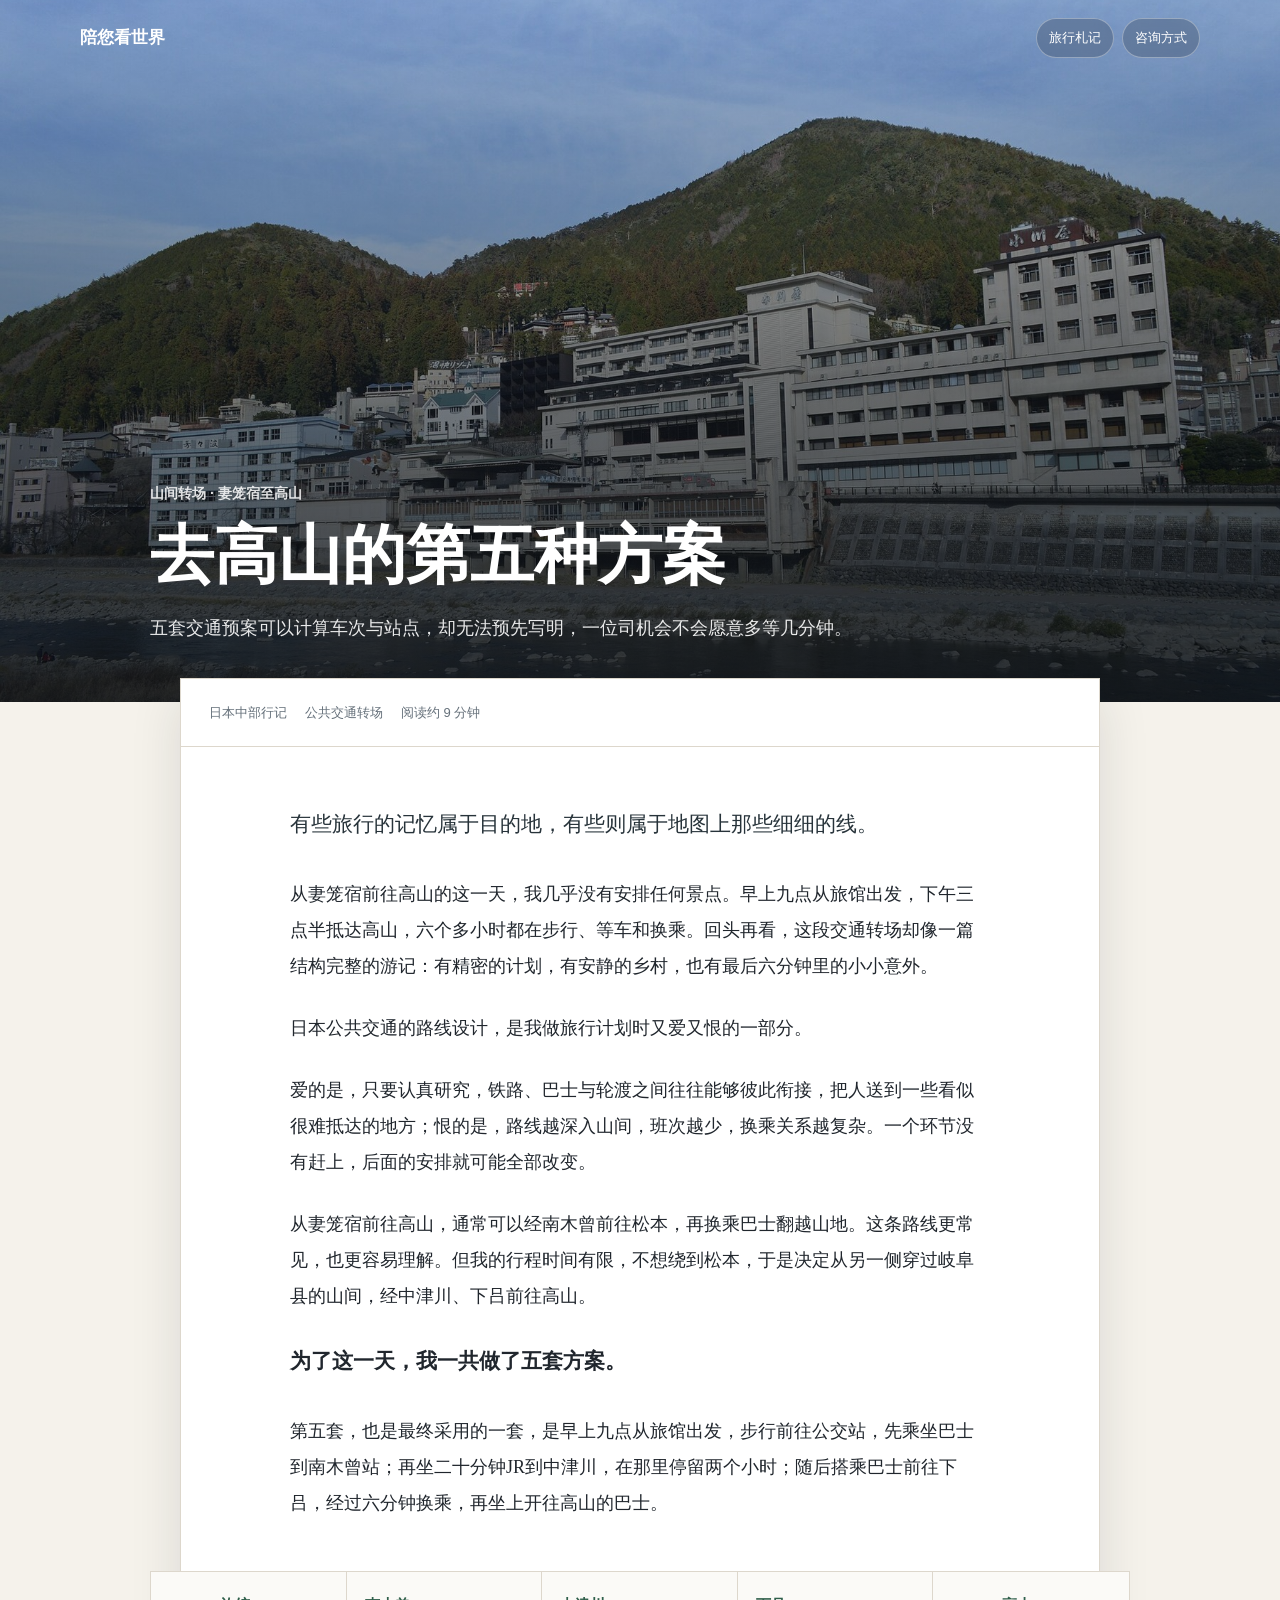
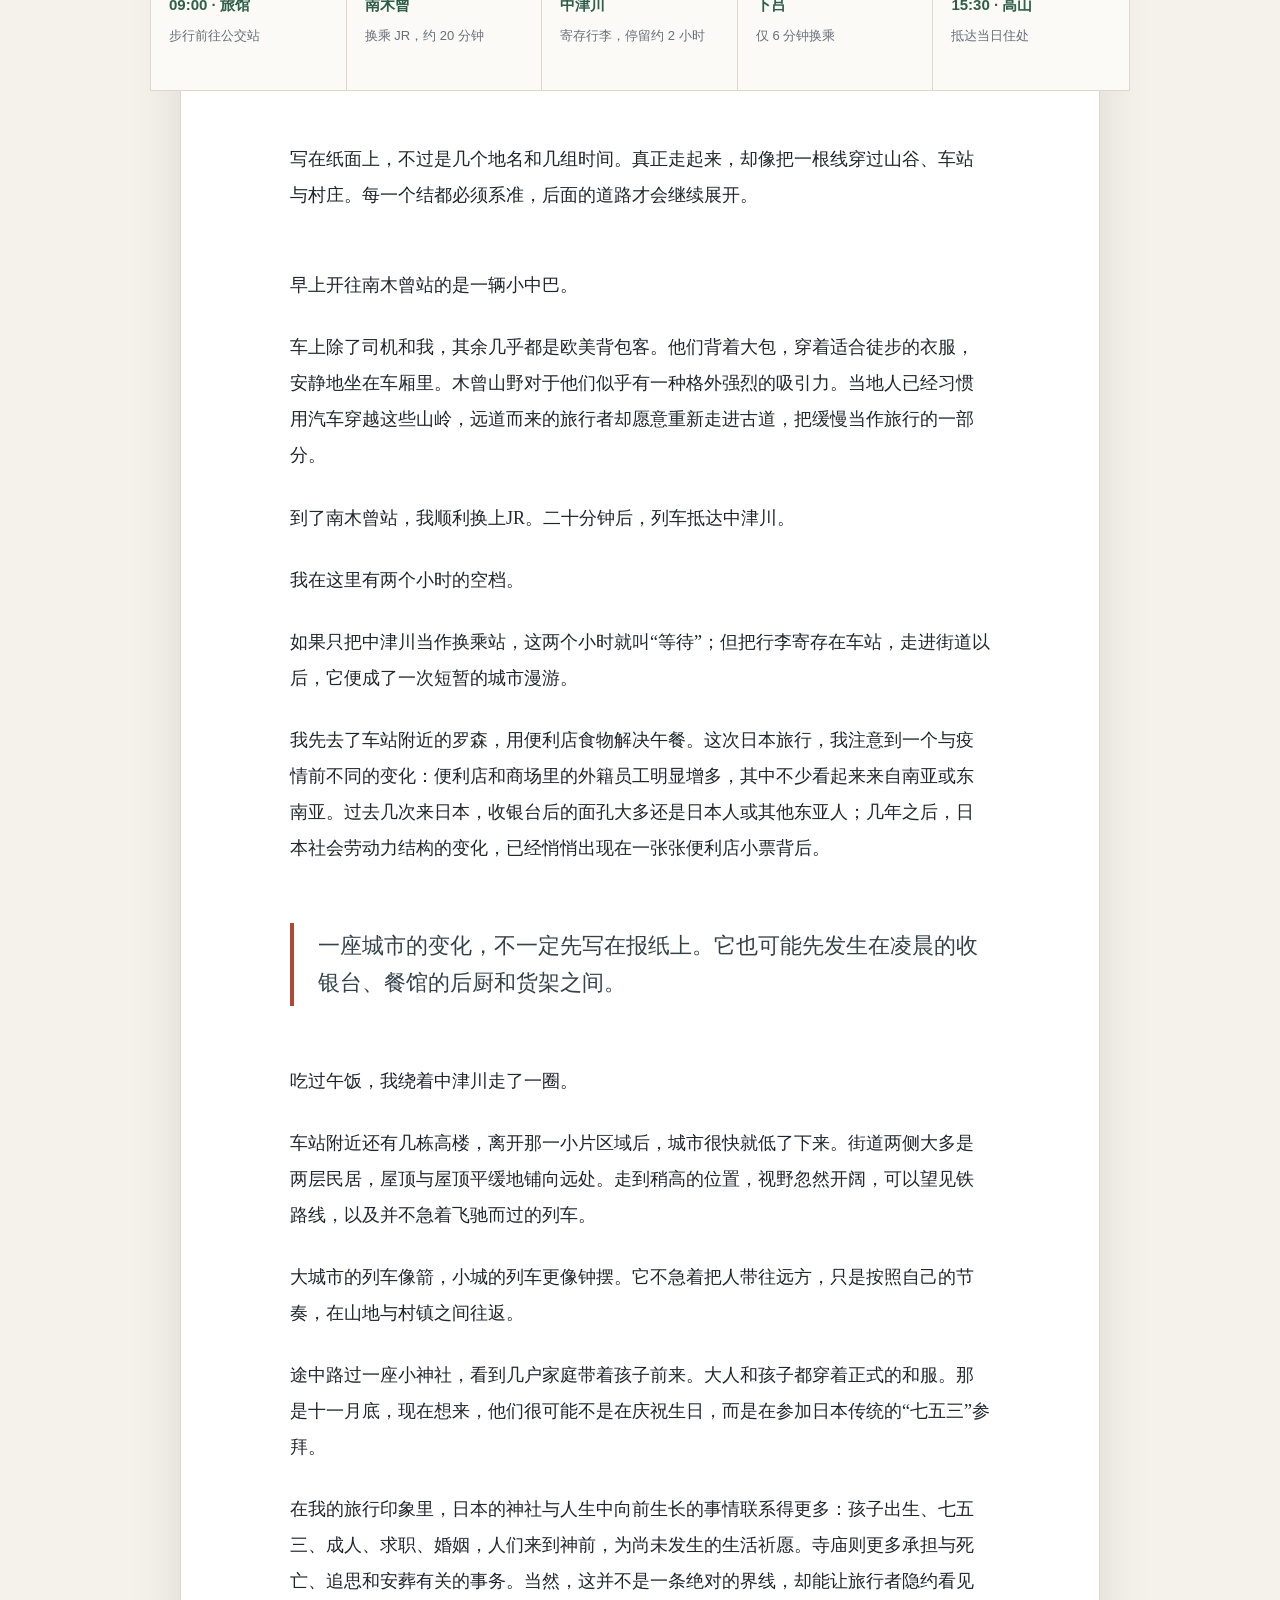
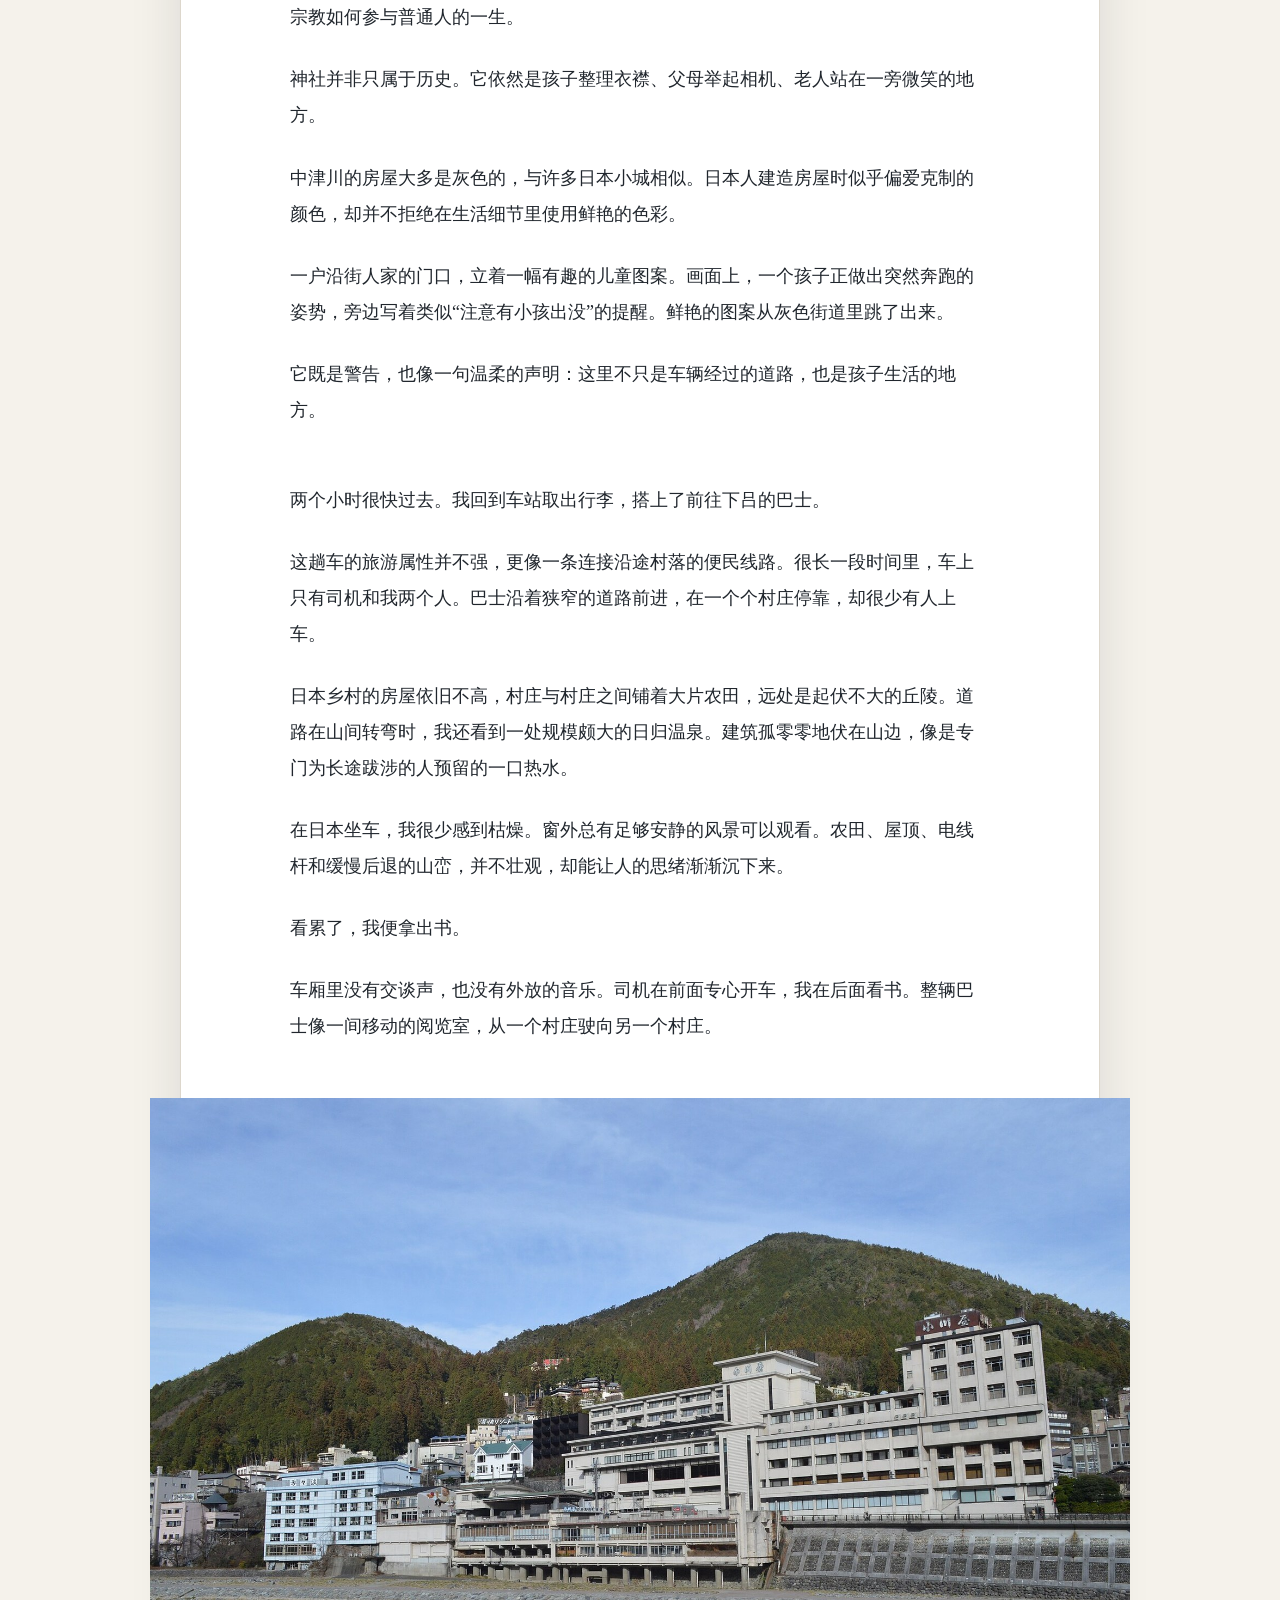
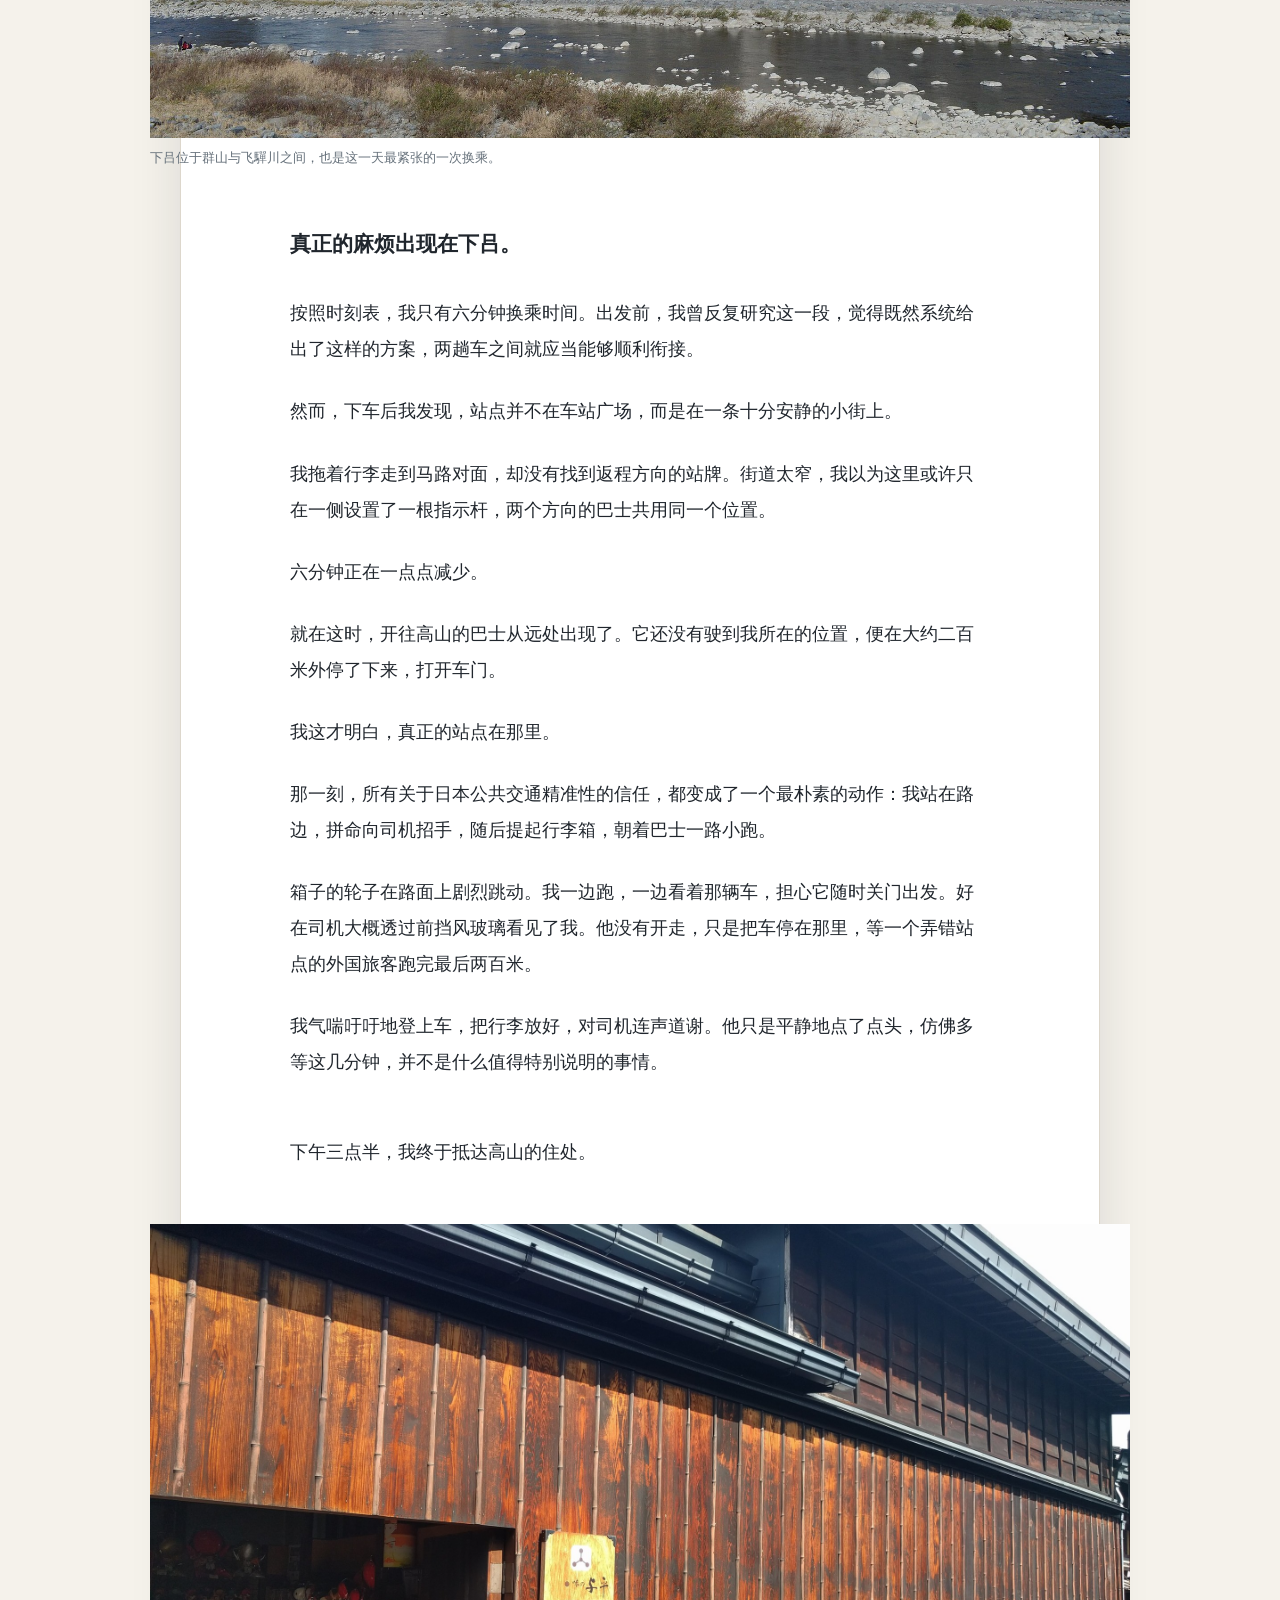
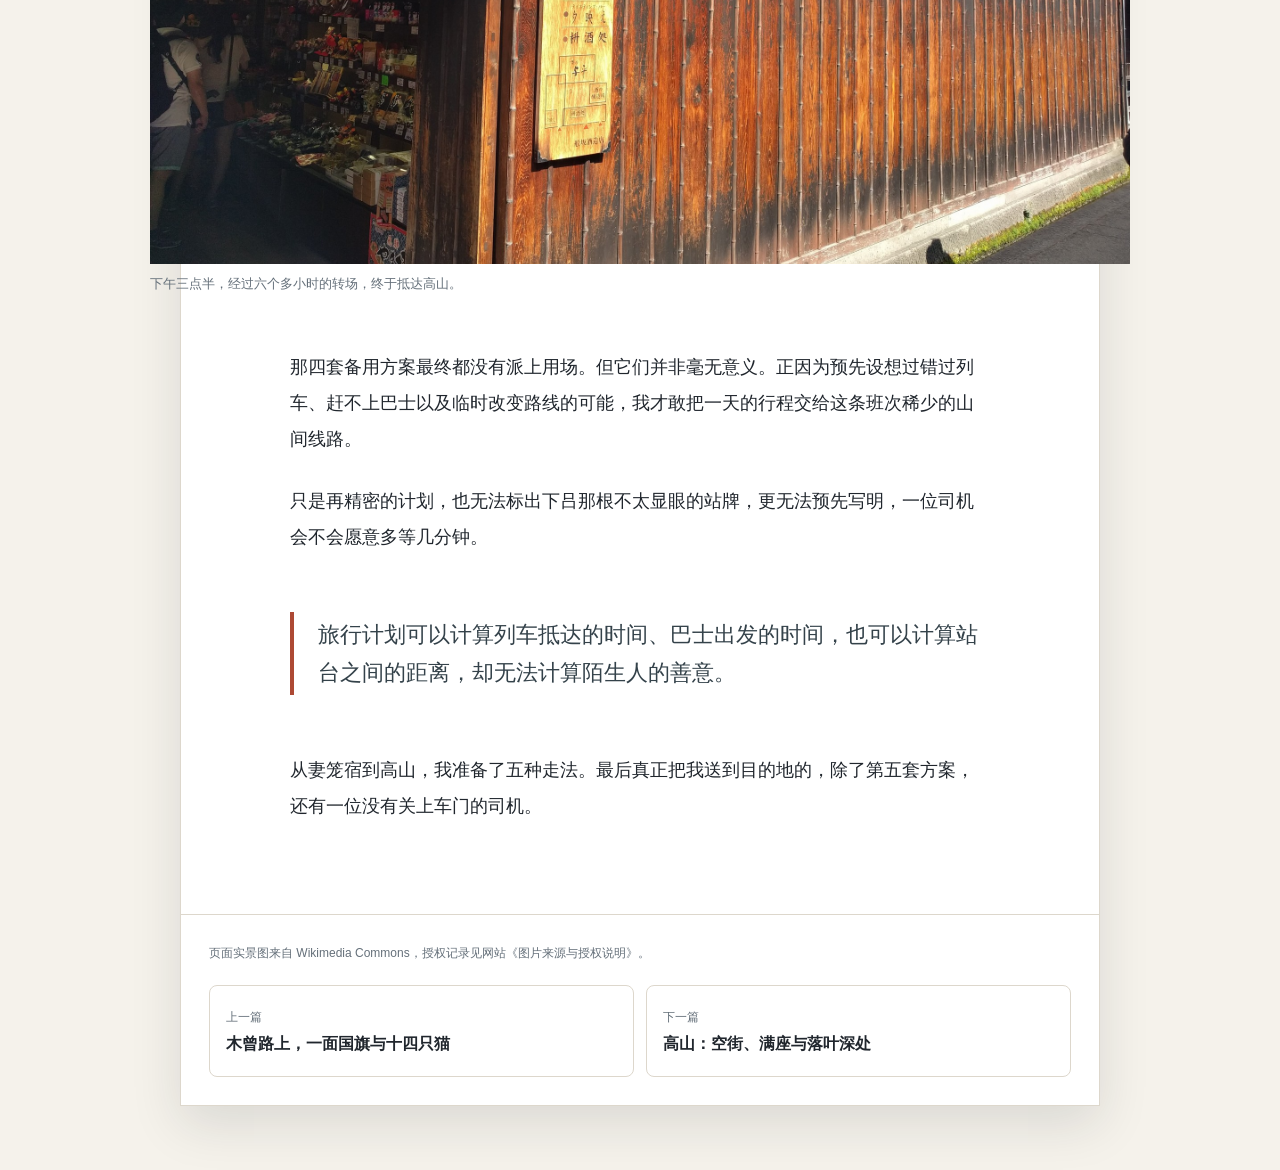
<file: articles/road-to-takayama.html>
<!doctype html>
<html lang="zh-CN">
<head>
  <meta charset="utf-8">
  <meta name="viewport" content="width=device-width, initial-scale=1">
  <meta name="description" content="从妻笼宿经南木曾、中津川与下吕前往高山：五套方案、六分钟换乘和一次山间公共交通转场。">
  <title>去高山的第五种方案｜陪您看世界</title>
  <link rel="stylesheet" href="article.css">
</head>
<body>
  <nav class="site-nav" aria-label="网站导航">
    <div class="site-nav-inner">
      <a class="brand" href="../index.html">陪您看世界</a>
      <div class="nav-links">
        <a href="index.html">旅行札记</a>
        <a href="../index.html#contact">咨询方式</a>
      </div>
    </div>
  </nav>

  <header class="story-hero" style="--hero-image: url('../routebook_assets/gero_onsen.jpg'); --hero-position: center 44%;">
    <div class="story-hero-inner">
      <p class="kicker">山间转场 · 妻笼宿至高山</p>
      <h1>去高山的第五种方案</h1>
      <p class="dek">五套交通预案可以计算车次与站点，却无法预先写明，一位司机会不会愿意多等几分钟。</p>
    </div>
  </header>

  <main class="story-shell">
    <div class="story-meta">
      <span>日本中部行记</span>
      <span>公共交通转场</span>
      <span>阅读约 9 分钟</span>
    </div>

    <article class="story-body">
      <p class="lead">有些旅行的记忆属于目的地，有些则属于地图上那些细细的线。</p>

      <p>从妻笼宿前往高山的这一天，我几乎没有安排任何景点。早上九点从旅馆出发，下午三点半抵达高山，六个多小时都在步行、等车和换乘。回头再看，这段交通转场却像一篇结构完整的游记：有精密的计划，有安静的乡村，也有最后六分钟里的小小意外。</p>

      <p>日本公共交通的路线设计，是我做旅行计划时又爱又恨的一部分。</p>

      <p>爱的是，只要认真研究，铁路、巴士与轮渡之间往往能够彼此衔接，把人送到一些看似很难抵达的地方；恨的是，路线越深入山间，班次越少，换乘关系越复杂。一个环节没有赶上，后面的安排就可能全部改变。</p>

      <p>从妻笼宿前往高山，通常可以经南木曾前往松本，再换乘巴士翻越山地。这条路线更常见，也更容易理解。但我的行程时间有限，不想绕到松本，于是决定从另一侧穿过岐阜县的山间，经中津川、下吕前往高山。</p>

      <p class="short">为了这一天，我一共做了五套方案。</p>

      <p>第五套，也是最终采用的一套，是早上九点从旅馆出发，步行前往公交站，先乘坐巴士到南木曾站；再坐二十分钟JR到中津川，在那里停留两个小时；随后搭乘巴士前往下吕，经过六分钟换乘，再坐上开往高山的巴士。</p>

      <div class="route-strip" aria-label="从妻笼宿前往高山的交通路线">
        <div class="route-stop"><b>09:00 · 旅馆</b><span>步行前往公交站</span></div>
        <div class="route-stop"><b>南木曾</b><span>换乘 JR，约 20 分钟</span></div>
        <div class="route-stop"><b>中津川</b><span>寄存行李，停留约 2 小时</span></div>
        <div class="route-stop"><b>下吕</b><span>仅 6 分钟换乘</span></div>
        <div class="route-stop"><b>15:30 · 高山</b><span>抵达当日住处</span></div>
      </div>

      <p>写在纸面上，不过是几个地名和几组时间。真正走起来，却像把一根线穿过山谷、车站与村庄。每一个结都必须系准，后面的道路才会继续展开。</p>

      <p class="section-break">早上开往南木曾站的是一辆小中巴。</p>

      <p>车上除了司机和我，其余几乎都是欧美背包客。他们背着大包，穿着适合徒步的衣服，安静地坐在车厢里。木曾山野对于他们似乎有一种格外强烈的吸引力。当地人已经习惯用汽车穿越这些山岭，远道而来的旅行者却愿意重新走进古道，把缓慢当作旅行的一部分。</p>

      <p>到了南木曾站，我顺利换上JR。二十分钟后，列车抵达中津川。</p>

      <p>我在这里有两个小时的空档。</p>

      <p>如果只把中津川当作换乘站，这两个小时就叫“等待”；但把行李寄存在车站，走进街道以后，它便成了一次短暂的城市漫游。</p>

      <p>我先去了车站附近的罗森，用便利店食物解决午餐。这次日本旅行，我注意到一个与疫情前不同的变化：便利店和商场里的外籍员工明显增多，其中不少看起来来自南亚或东南亚。过去几次来日本，收银台后的面孔大多还是日本人或其他东亚人；几年之后，日本社会劳动力结构的变化，已经悄悄出现在一张张便利店小票背后。</p>

      <blockquote class="pullquote">一座城市的变化，不一定先写在报纸上。它也可能先发生在凌晨的收银台、餐馆的后厨和货架之间。</blockquote>

      <p>吃过午饭，我绕着中津川走了一圈。</p>

      <p>车站附近还有几栋高楼，离开那一小片区域后，城市很快就低了下来。街道两侧大多是两层民居，屋顶与屋顶平缓地铺向远处。走到稍高的位置，视野忽然开阔，可以望见铁路线，以及并不急着飞驰而过的列车。</p>

      <p>大城市的列车像箭，小城的列车更像钟摆。它不急着把人带往远方，只是按照自己的节奏，在山地与村镇之间往返。</p>

      <p>途中路过一座小神社，看到几户家庭带着孩子前来。大人和孩子都穿着正式的和服。那是十一月底，现在想来，他们很可能不是在庆祝生日，而是在参加日本传统的“七五三”参拜。</p>

      <p>在我的旅行印象里，日本的神社与人生中向前生长的事情联系得更多：孩子出生、七五三、成人、求职、婚姻，人们来到神前，为尚未发生的生活祈愿。寺庙则更多承担与死亡、追思和安葬有关的事务。当然，这并不是一条绝对的界线，却能让旅行者隐约看见宗教如何参与普通人的一生。</p>

      <p>神社并非只属于历史。它依然是孩子整理衣襟、父母举起相机、老人站在一旁微笑的地方。</p>

      <p>中津川的房屋大多是灰色的，与许多日本小城相似。日本人建造房屋时似乎偏爱克制的颜色，却并不拒绝在生活细节里使用鲜艳的色彩。</p>

      <p>一户沿街人家的门口，立着一幅有趣的儿童图案。画面上，一个孩子正做出突然奔跑的姿势，旁边写着类似“注意有小孩出没”的提醒。鲜艳的图案从灰色街道里跳了出来。</p>

      <p>它既是警告，也像一句温柔的声明：这里不只是车辆经过的道路，也是孩子生活的地方。</p>

      <p class="section-break">两个小时很快过去。我回到车站取出行李，搭上了前往下吕的巴士。</p>

      <p>这趟车的旅游属性并不强，更像一条连接沿途村落的便民线路。很长一段时间里，车上只有司机和我两个人。巴士沿着狭窄的道路前进，在一个个村庄停靠，却很少有人上车。</p>

      <p>日本乡村的房屋依旧不高，村庄与村庄之间铺着大片农田，远处是起伏不大的丘陵。道路在山间转弯时，我还看到一处规模颇大的日归温泉。建筑孤零零地伏在山边，像是专门为长途跋涉的人预留的一口热水。</p>

      <p>在日本坐车，我很少感到枯燥。窗外总有足够安静的风景可以观看。农田、屋顶、电线杆和缓慢后退的山峦，并不壮观，却能让人的思绪渐渐沉下来。</p>

      <p>看累了，我便拿出书。</p>

      <p>车厢里没有交谈声，也没有外放的音乐。司机在前面专心开车，我在后面看书。整辆巴士像一间移动的阅览室，从一个村庄驶向另一个村庄。</p>

      <figure>
        <img src="../routebook_assets/gero_onsen.jpg" alt="群山与飞驒川之间的下吕温泉" loading="lazy">
        <figcaption>下吕位于群山与飞驒川之间，也是这一天最紧张的一次换乘。</figcaption>
      </figure>

      <p class="short">真正的麻烦出现在下吕。</p>

      <p>按照时刻表，我只有六分钟换乘时间。出发前，我曾反复研究这一段，觉得既然系统给出了这样的方案，两趟车之间就应当能够顺利衔接。</p>

      <p>然而，下车后我发现，站点并不在车站广场，而是在一条十分安静的小街上。</p>

      <p>我拖着行李走到马路对面，却没有找到返程方向的站牌。街道太窄，我以为这里或许只在一侧设置了一根指示杆，两个方向的巴士共用同一个位置。</p>

      <p>六分钟正在一点点减少。</p>

      <p>就在这时，开往高山的巴士从远处出现了。它还没有驶到我所在的位置，便在大约二百米外停了下来，打开车门。</p>

      <p>我这才明白，真正的站点在那里。</p>

      <p>那一刻，所有关于日本公共交通精准性的信任，都变成了一个最朴素的动作：我站在路边，拼命向司机招手，随后提起行李箱，朝着巴士一路小跑。</p>

      <p>箱子的轮子在路面上剧烈跳动。我一边跑，一边看着那辆车，担心它随时关门出发。好在司机大概透过前挡风玻璃看见了我。他没有开走，只是把车停在那里，等一个弄错站点的外国旅客跑完最后两百米。</p>

      <p>我气喘吁吁地登上车，把行李放好，对司机连声道谢。他只是平静地点了点头，仿佛多等这几分钟，并不是什么值得特别说明的事情。</p>

      <p class="section-break">下午三点半，我终于抵达高山的住处。</p>

      <figure>
        <img src="../routebook_assets/takayama_oldtown.jpg" alt="飞驒高山古街的木造町屋" loading="lazy">
        <figcaption>下午三点半，经过六个多小时的转场，终于抵达高山。</figcaption>
      </figure>

      <p>那四套备用方案最终都没有派上用场。但它们并非毫无意义。正因为预先设想过错过列车、赶不上巴士以及临时改变路线的可能，我才敢把一天的行程交给这条班次稀少的山间线路。</p>

      <p>只是再精密的计划，也无法标出下吕那根不太显眼的站牌，更无法预先写明，一位司机会不会愿意多等几分钟。</p>

      <blockquote class="pullquote">旅行计划可以计算列车抵达的时间、巴士出发的时间，也可以计算站台之间的距离，却无法计算陌生人的善意。</blockquote>

      <p>从妻笼宿到高山，我准备了五种走法。最后真正把我送到目的地的，除了第五套方案，还有一位没有关上车门的司机。</p>
    </article>

    <footer class="story-footer">
      <p class="story-note">页面实景图来自 Wikimedia Commons，授权记录见网站《图片来源与授权说明》。</p>
      <nav class="story-nav" aria-label="文章导航">
        <a href="magome-tsumago.html"><small>上一篇</small><strong>木曾路上，一面国旗与十四只猫</strong></a>
        <a href="takayama.html"><small>下一篇</small><strong>高山：空街、满座与落叶深处</strong></a>
      </nav>
    </footer>
  </main>
</body>
</html>
</file>
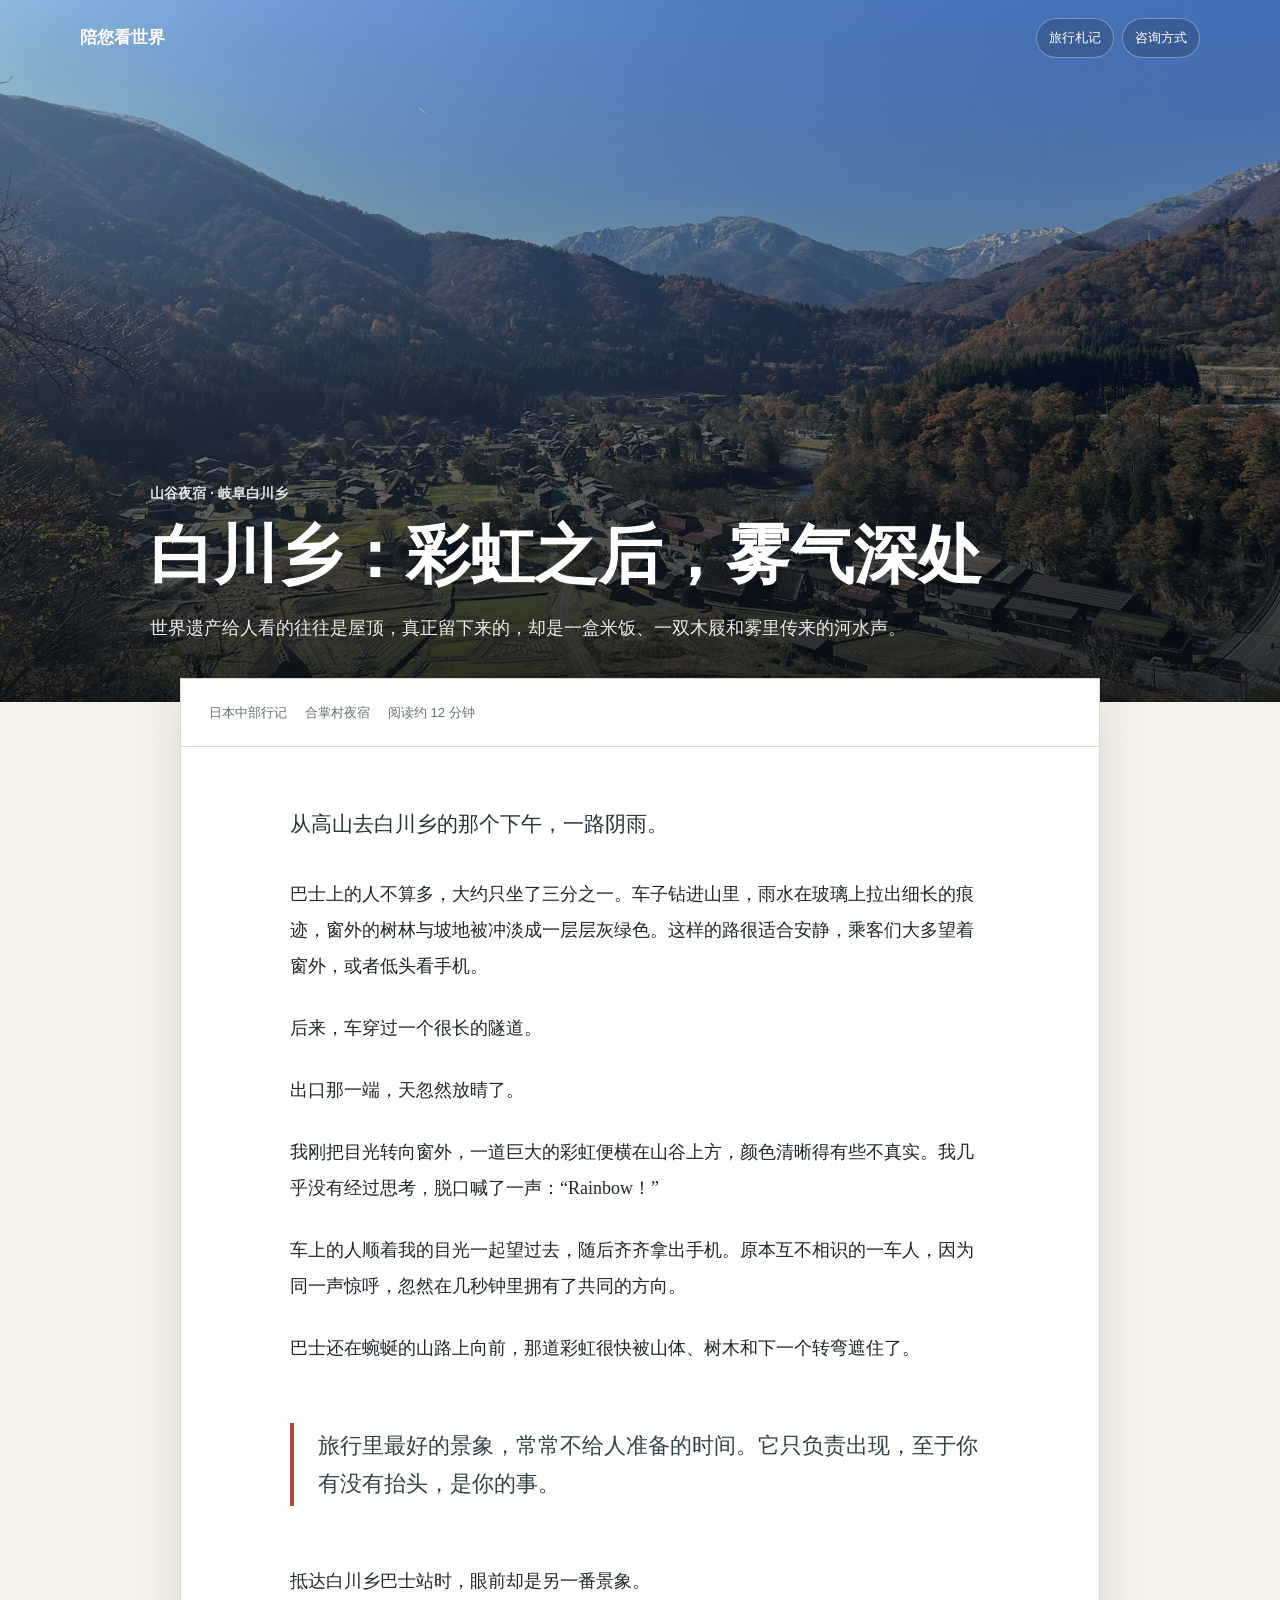
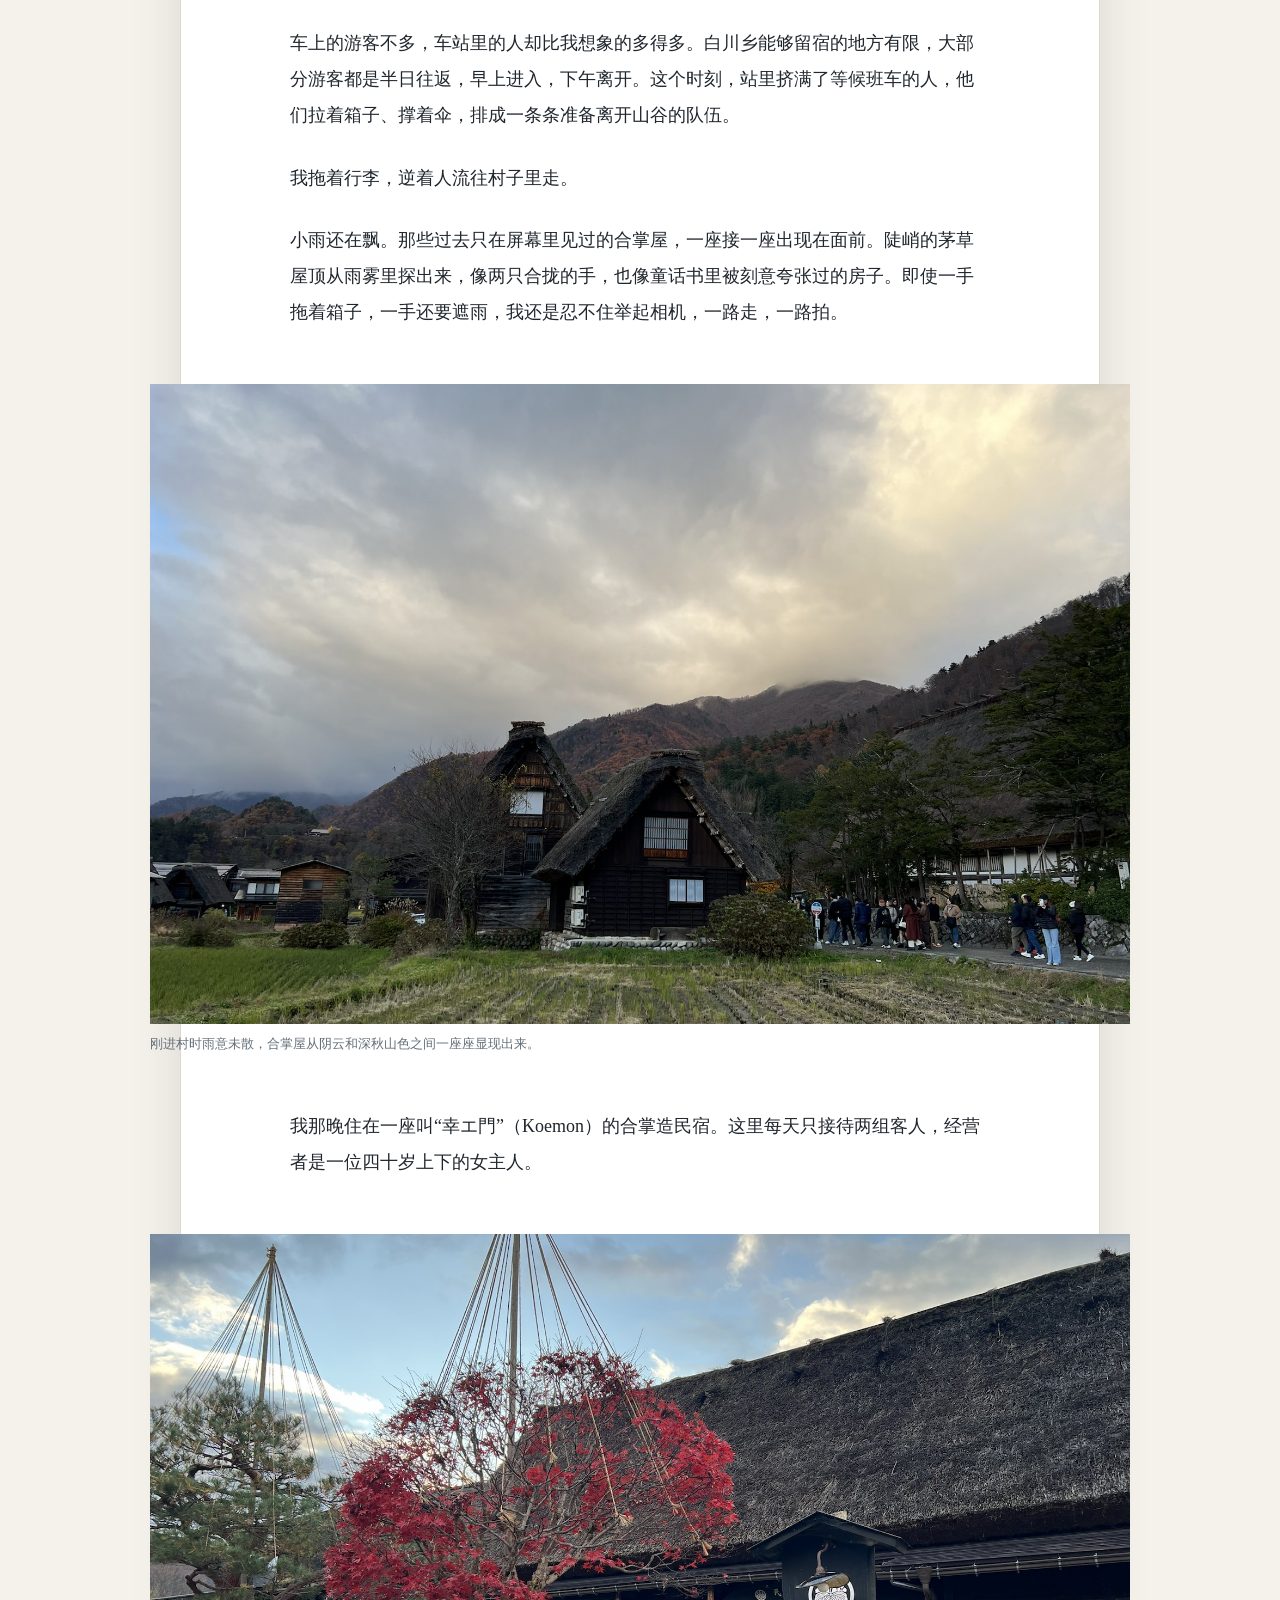
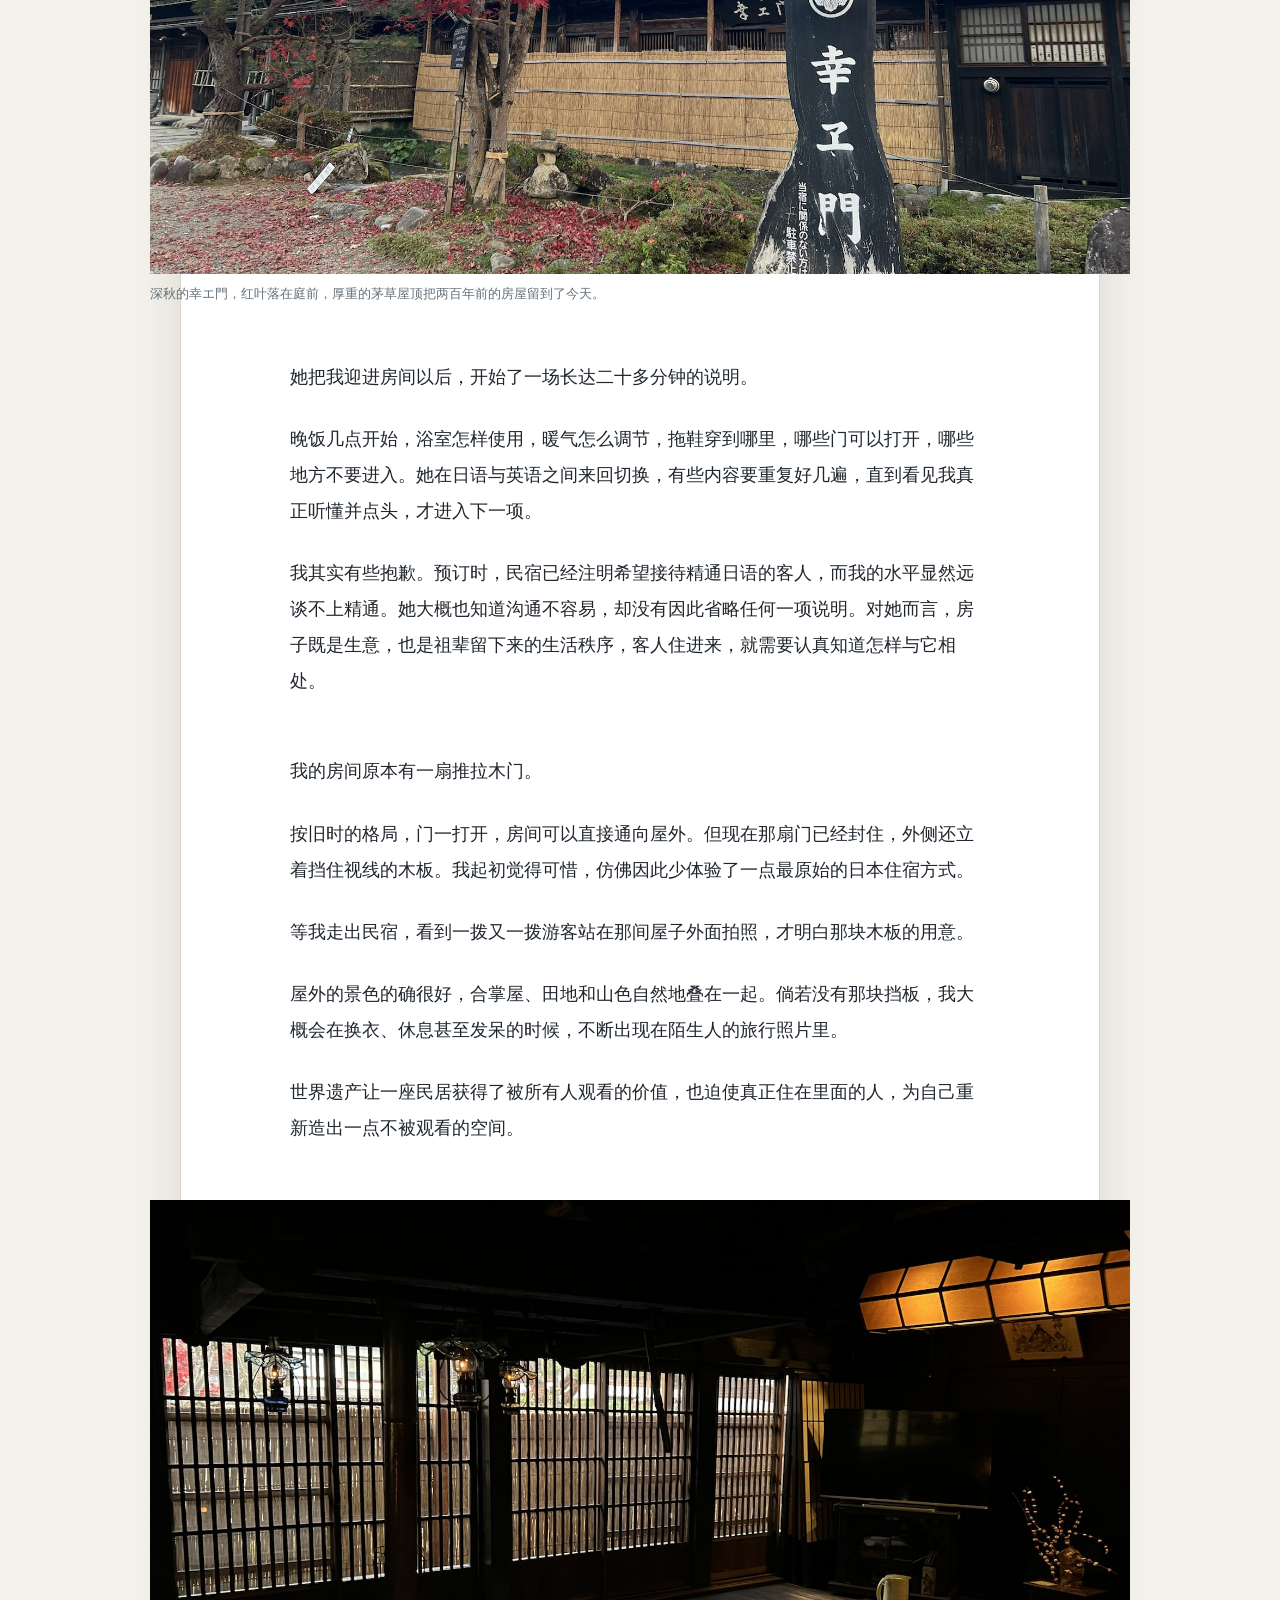
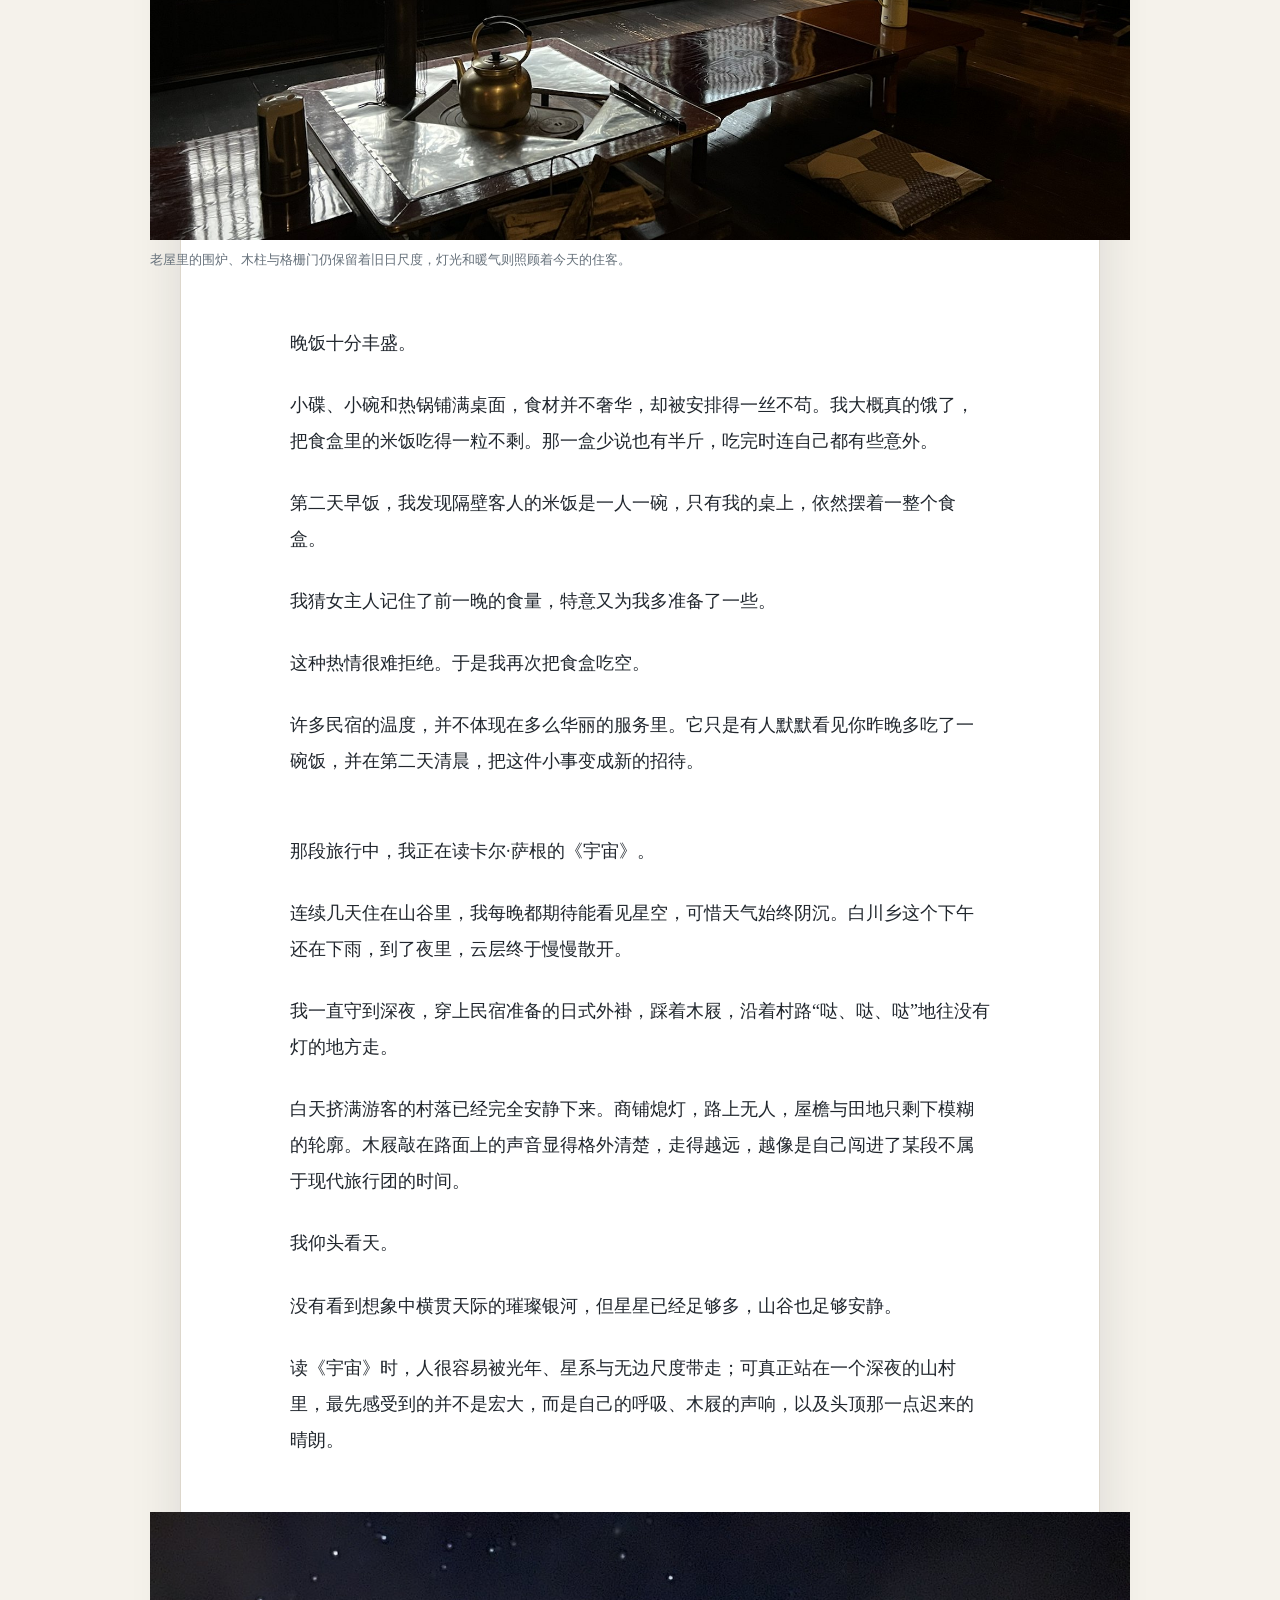
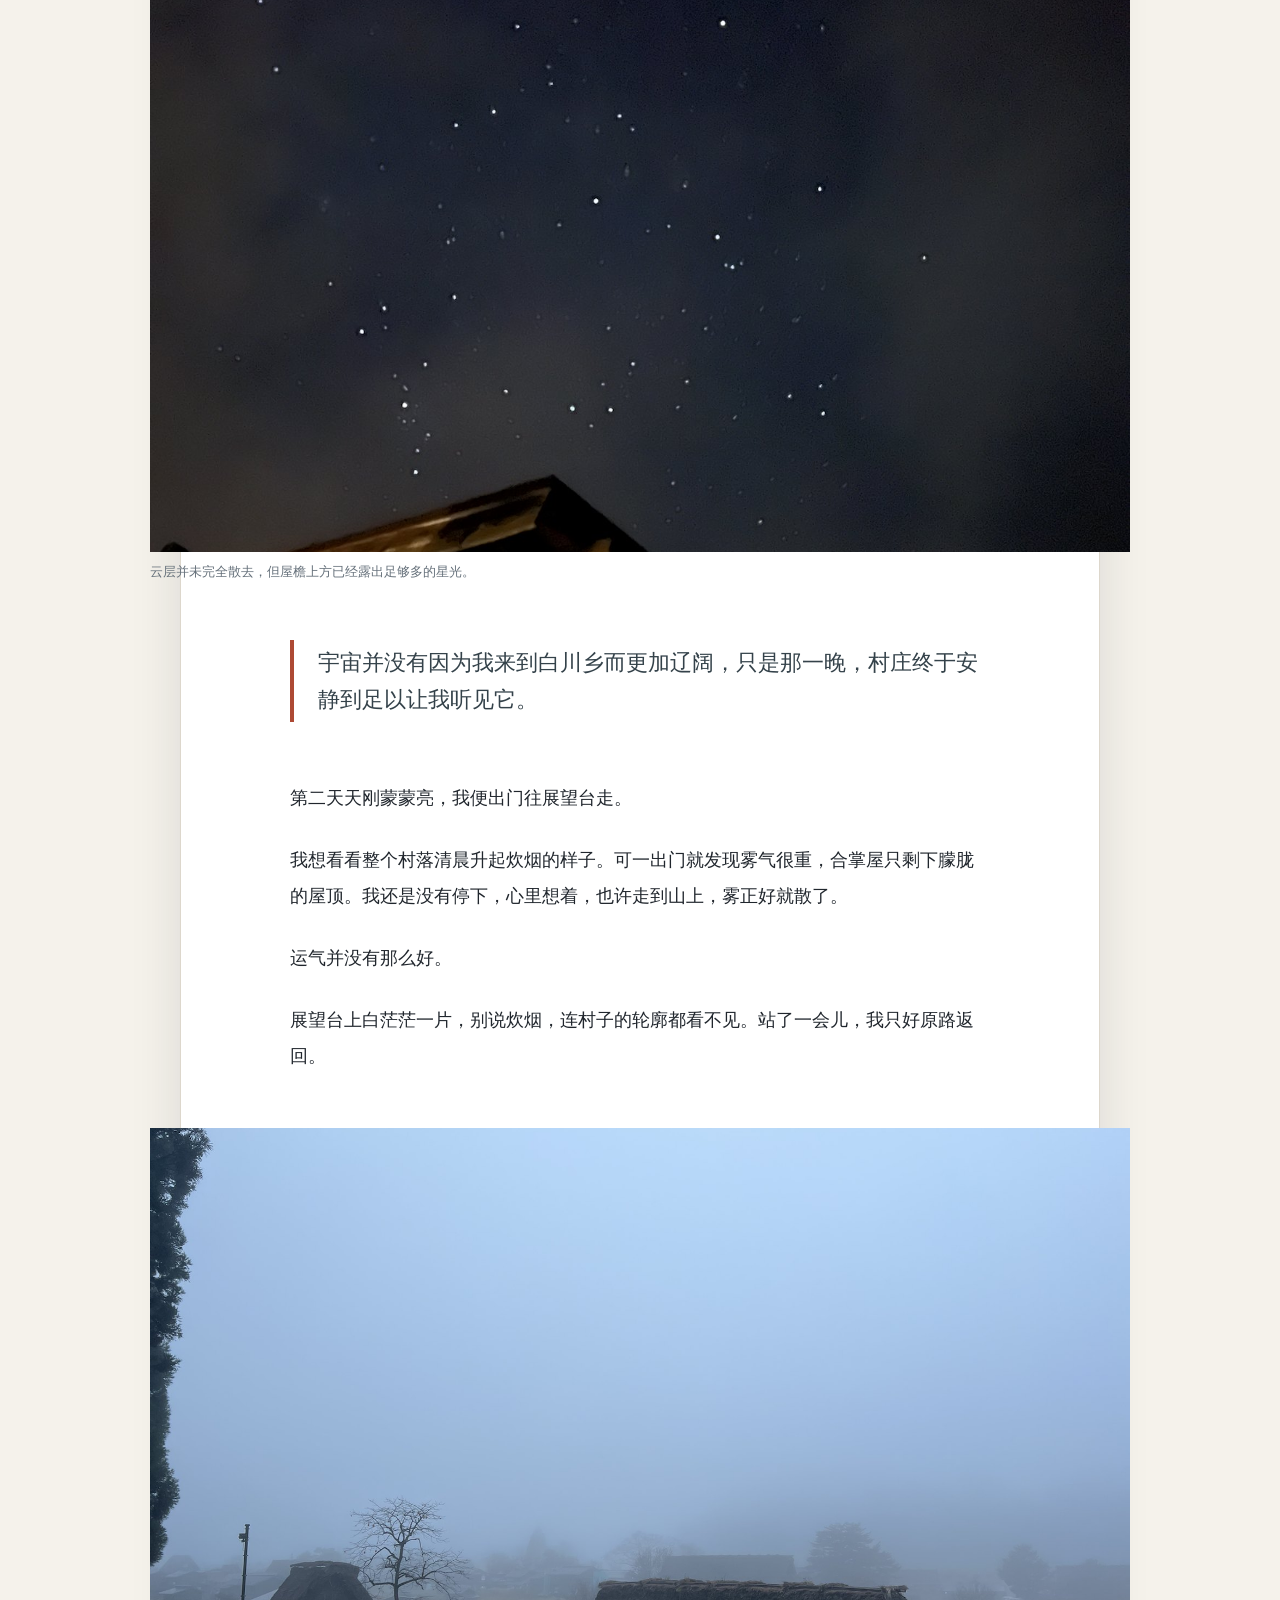
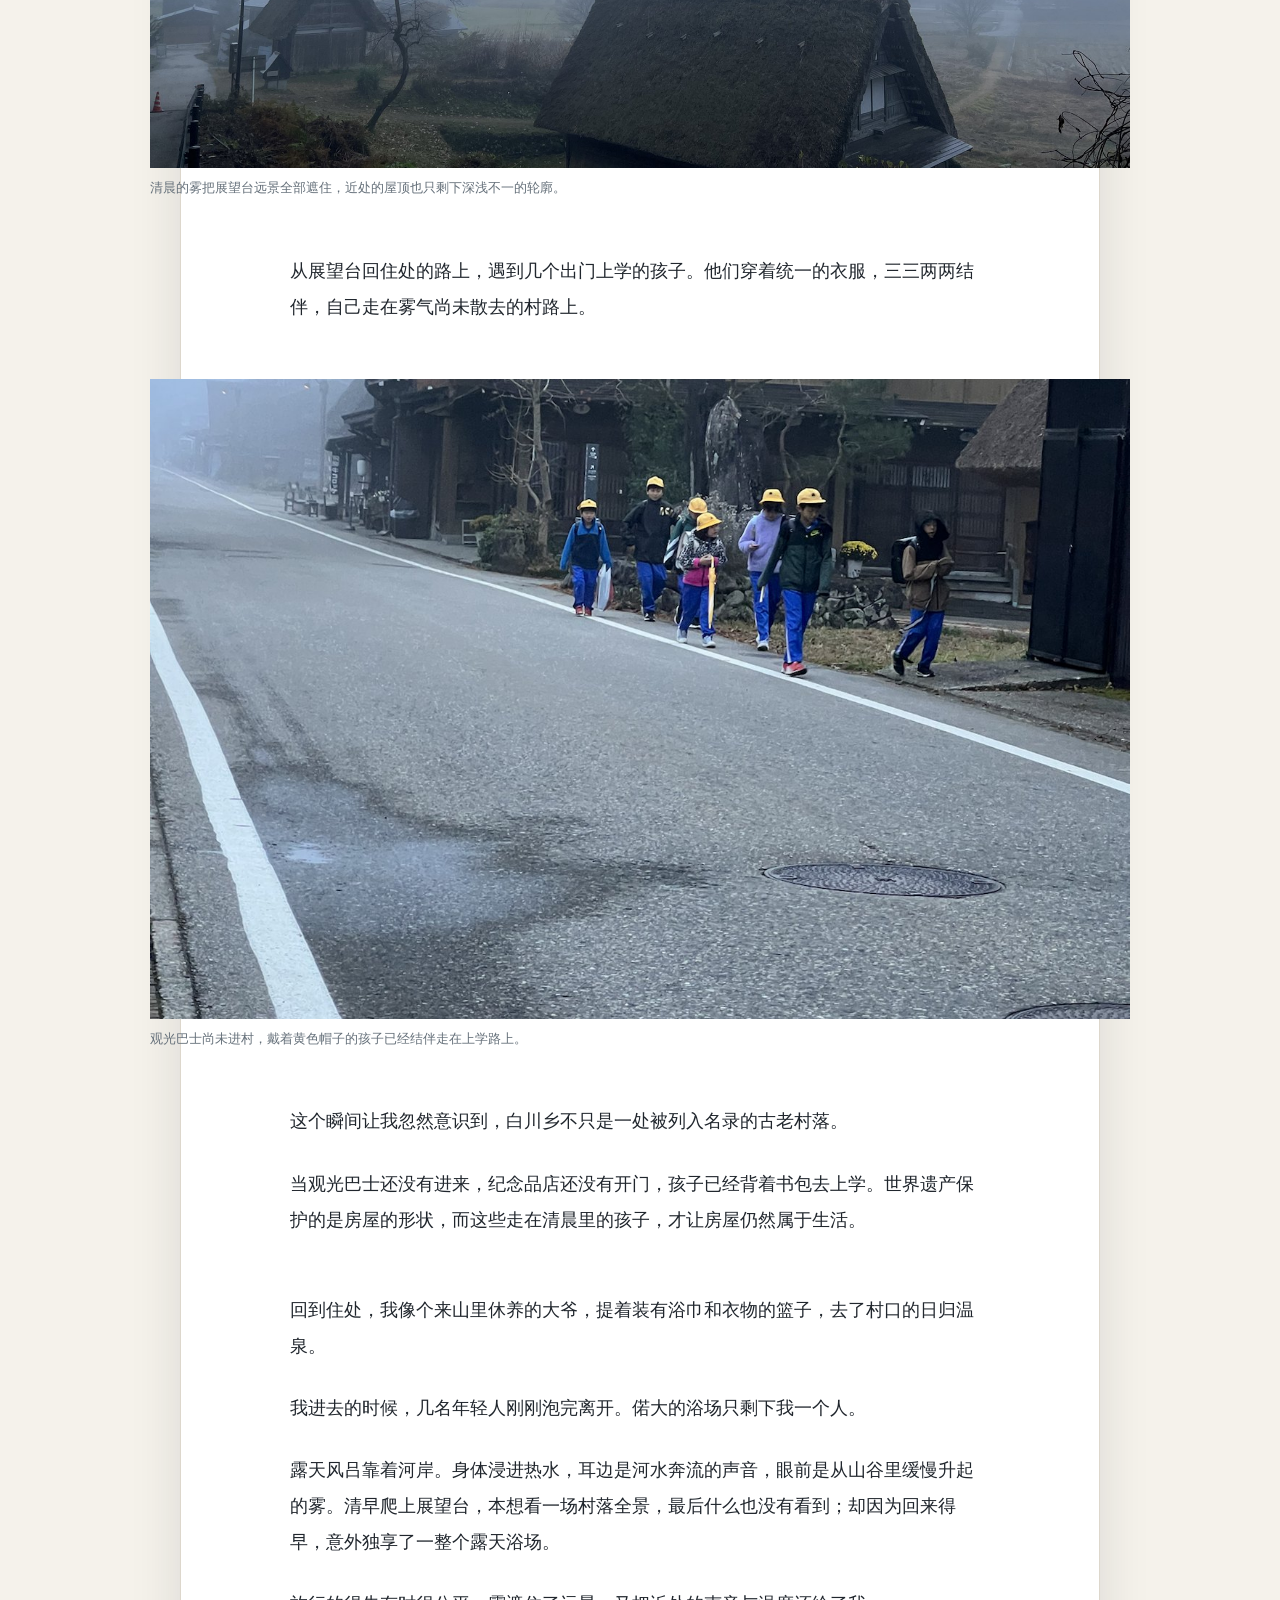
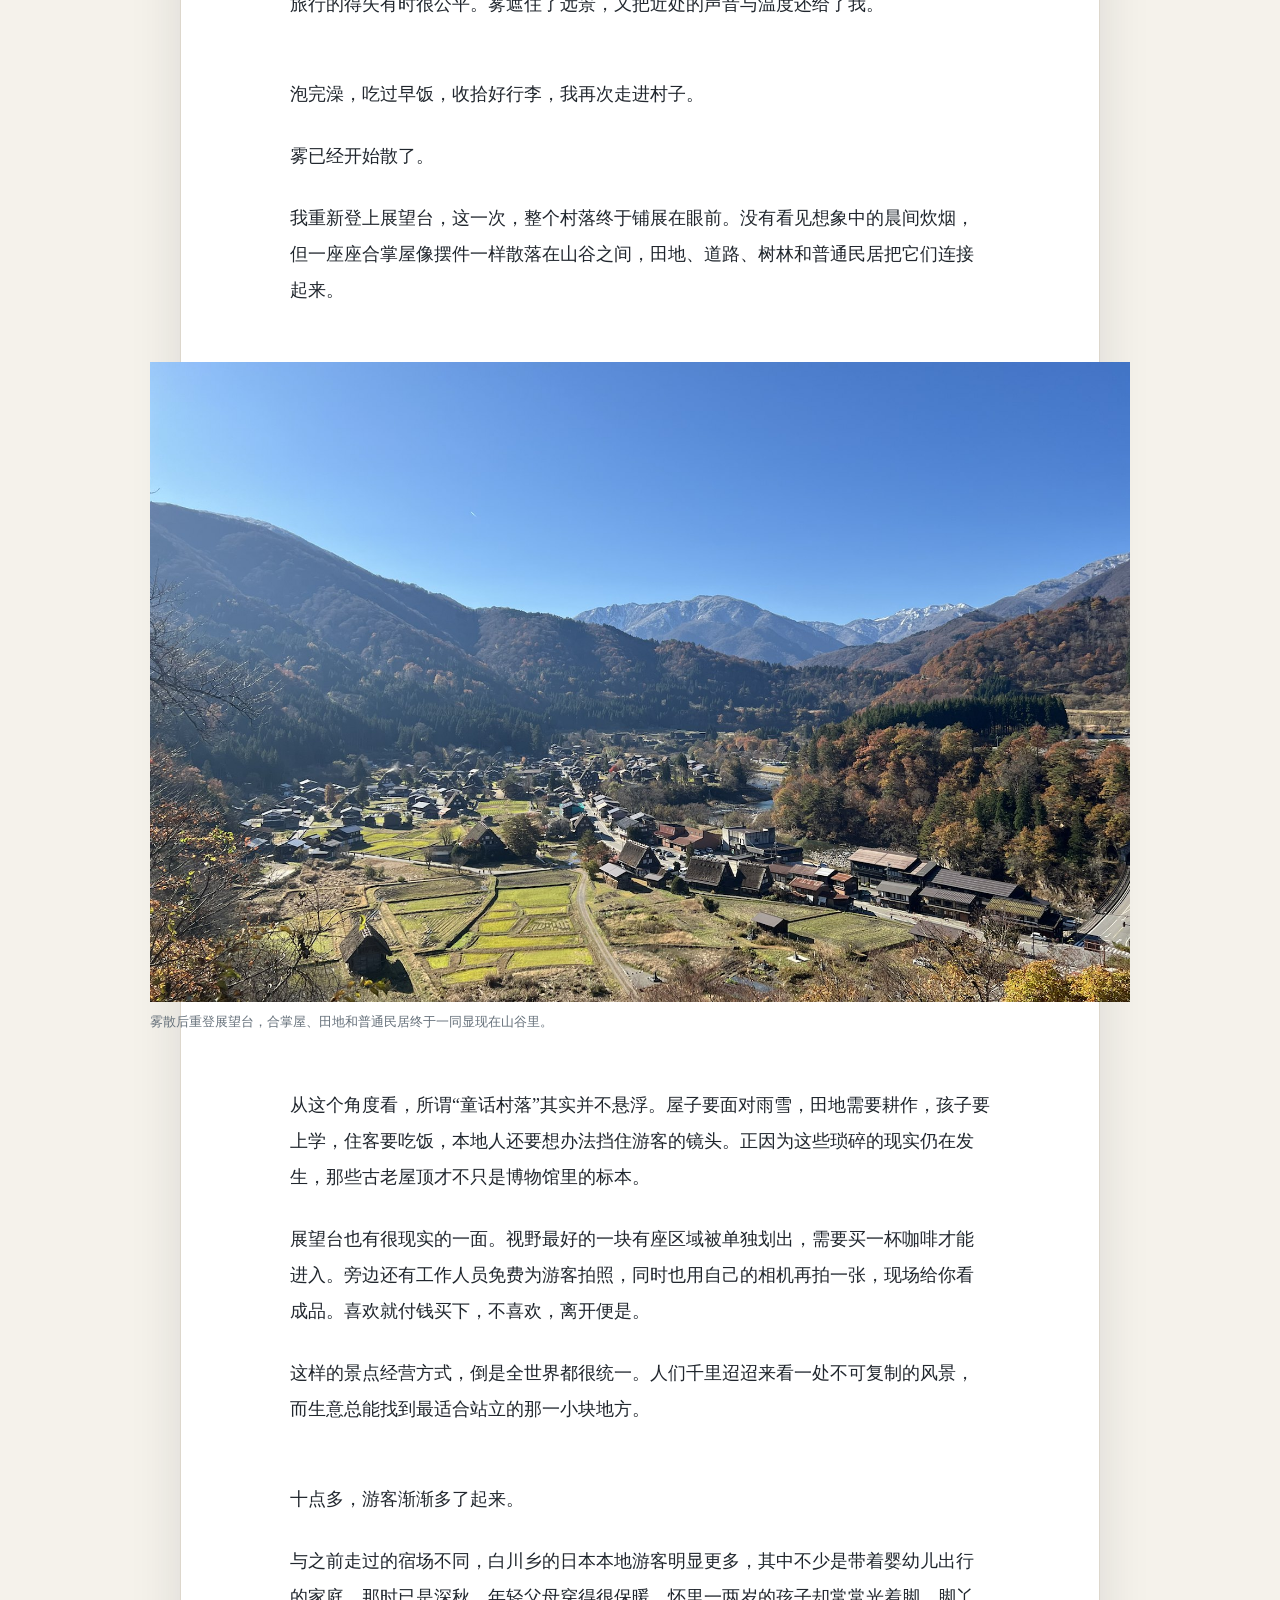
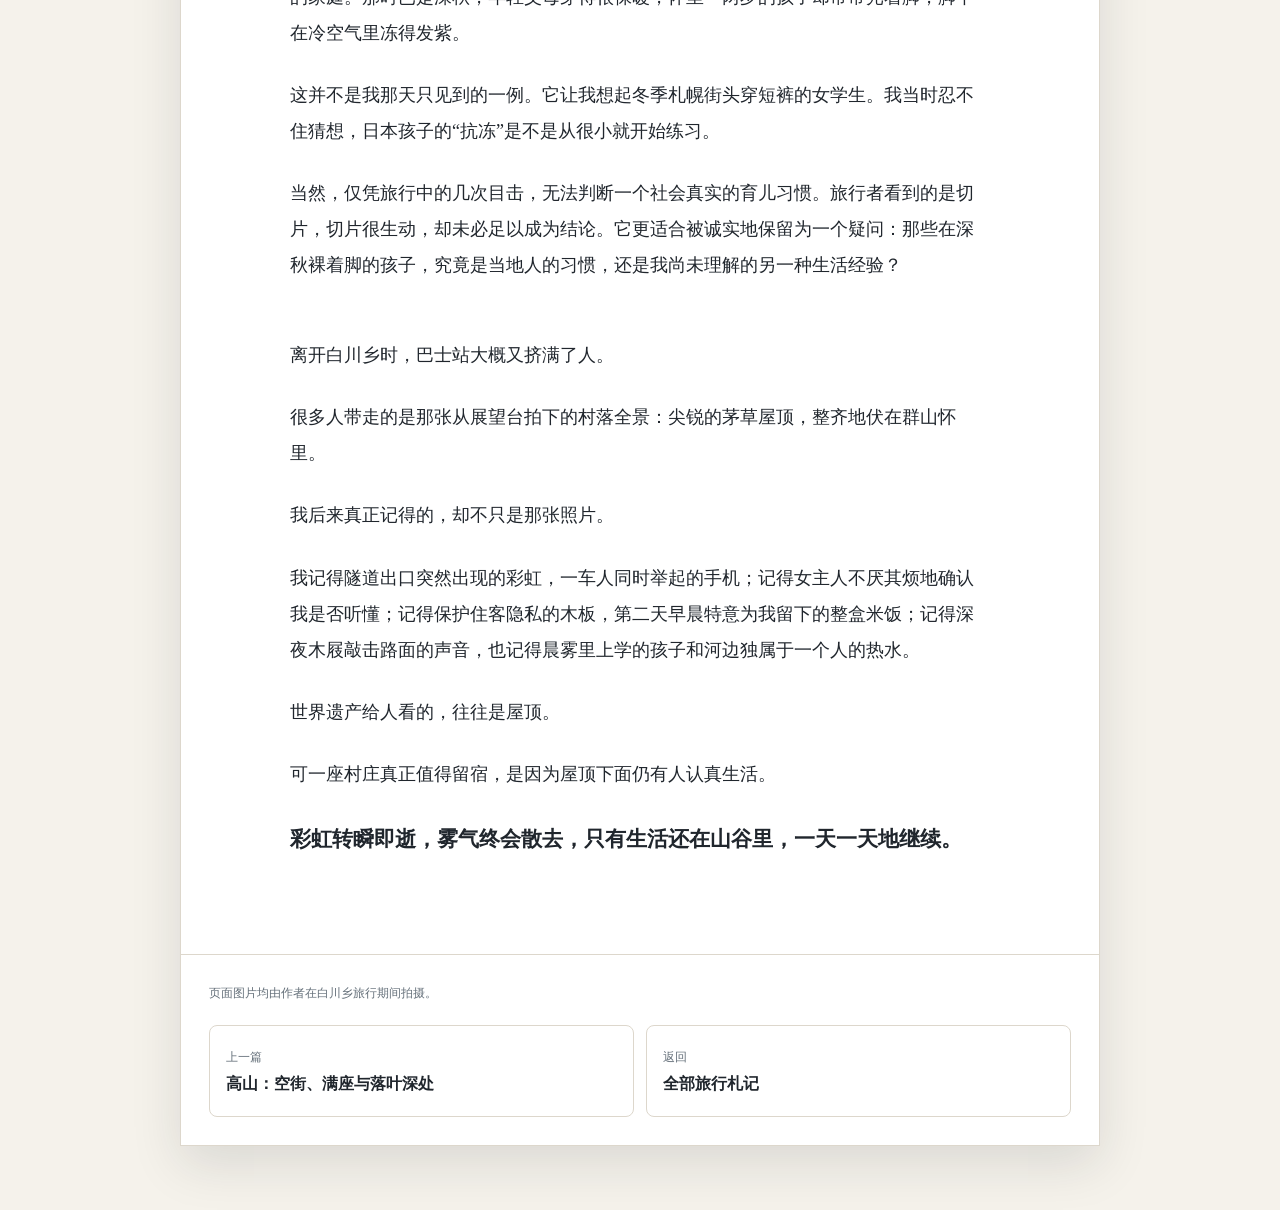
<file: articles/shirakawa-go.html>
<!doctype html>
<html lang="zh-CN">
<head>
  <meta charset="utf-8">
  <meta name="viewport" content="width=device-width, initial-scale=1">
  <meta name="description" content="白川乡旅行见闻：隧道后的彩虹、合掌造民宿的细致招待、深夜寻找星空、清晨雾中的露天温泉，以及世界遗产村落里的日常生活。">
  <title>白川乡：彩虹之后，雾气深处｜陪您看世界</title>
  <link rel="stylesheet" href="article.css">
</head>
<body>
  <nav class="site-nav" aria-label="网站导航">
    <div class="site-nav-inner">
      <a class="brand" href="../index.html">陪您看世界</a>
      <div class="nav-links">
        <a href="index.html">旅行札记</a>
        <a href="../index.html#contact">咨询方式</a>
      </div>
    </div>
  </nav>

  <header class="story-hero" style="--hero-image: url('../article_assets/shirakawa-overview.jpg'); --hero-position: center 58%;">
    <div class="story-hero-inner">
      <p class="kicker">山谷夜宿 · 岐阜白川乡</p>
      <h1>白川乡：彩虹之后，雾气深处</h1>
      <p class="dek">世界遗产给人看的往往是屋顶，真正留下来的，却是一盒米饭、一双木屐和雾里传来的河水声。</p>
    </div>
  </header>

  <main class="story-shell">
    <div class="story-meta">
      <span>日本中部行记</span>
      <span>合掌村夜宿</span>
      <span>阅读约 12 分钟</span>
    </div>

    <article class="story-body">
      <p class="lead">从高山去白川乡的那个下午，一路阴雨。</p>

      <p>巴士上的人不算多，大约只坐了三分之一。车子钻进山里，雨水在玻璃上拉出细长的痕迹，窗外的树林与坡地被冲淡成一层层灰绿色。这样的路很适合安静，乘客们大多望着窗外，或者低头看手机。</p>

      <p>后来，车穿过一个很长的隧道。</p>

      <p>出口那一端，天忽然放晴了。</p>

      <p>我刚把目光转向窗外，一道巨大的彩虹便横在山谷上方，颜色清晰得有些不真实。我几乎没有经过思考，脱口喊了一声：“Rainbow！”</p>

      <p>车上的人顺着我的目光一起望过去，随后齐齐拿出手机。原本互不相识的一车人，因为同一声惊呼，忽然在几秒钟里拥有了共同的方向。</p>

      <p>巴士还在蜿蜒的山路上向前，那道彩虹很快被山体、树木和下一个转弯遮住了。</p>

      <blockquote class="pullquote">旅行里最好的景象，常常不给人准备的时间。它只负责出现，至于你有没有抬头，是你的事。</blockquote>

      <p class="section-break">抵达白川乡巴士站时，眼前却是另一番景象。</p>

      <p>车上的游客不多，车站里的人却比我想象的多得多。白川乡能够留宿的地方有限，大部分游客都是半日往返，早上进入，下午离开。这个时刻，站里挤满了等候班车的人，他们拉着箱子、撑着伞，排成一条条准备离开山谷的队伍。</p>

      <p>我拖着行李，逆着人流往村子里走。</p>

      <p>小雨还在飘。那些过去只在屏幕里见过的合掌屋，一座接一座出现在面前。陡峭的茅草屋顶从雨雾里探出来，像两只合拢的手，也像童话书里被刻意夸张过的房子。即使一手拖着箱子，一手还要遮雨，我还是忍不住举起相机，一路走，一路拍。</p>

      <figure>
        <img src="../article_assets/shirakawa-arrival.jpg" alt="阴雨云层下的白川乡合掌屋与深秋山谷" loading="lazy">
        <figcaption>刚进村时雨意未散，合掌屋从阴云和深秋山色之间一座座显现出来。</figcaption>
      </figure>

      <p>我那晚住在一座叫“幸エ門”（Koemon）的合掌造民宿。这里每天只接待两组客人，经营者是一位四十岁上下的女主人。</p>

      <figure>
        <img src="../article_assets/shirakawa-koemon.jpg" alt="红叶与茅草屋顶映衬下的幸エ門民宿" loading="lazy">
        <figcaption>深秋的幸エ門，红叶落在庭前，厚重的茅草屋顶把两百年前的房屋留到了今天。</figcaption>
      </figure>

      <p>她把我迎进房间以后，开始了一场长达二十多分钟的说明。</p>

      <p>晚饭几点开始，浴室怎样使用，暖气怎么调节，拖鞋穿到哪里，哪些门可以打开，哪些地方不要进入。她在日语与英语之间来回切换，有些内容要重复好几遍，直到看见我真正听懂并点头，才进入下一项。</p>

      <p>我其实有些抱歉。预订时，民宿已经注明希望接待精通日语的客人，而我的水平显然远谈不上精通。她大概也知道沟通不容易，却没有因此省略任何一项说明。对她而言，房子既是生意，也是祖辈留下来的生活秩序，客人住进来，就需要认真知道怎样与它相处。</p>

      <p class="section-break">我的房间原本有一扇推拉木门。</p>

      <p>按旧时的格局，门一打开，房间可以直接通向屋外。但现在那扇门已经封住，外侧还立着挡住视线的木板。我起初觉得可惜，仿佛因此少体验了一点最原始的日本住宿方式。</p>

      <p>等我走出民宿，看到一拨又一拨游客站在那间屋子外面拍照，才明白那块木板的用意。</p>

      <p>屋外的景色的确很好，合掌屋、田地和山色自然地叠在一起。倘若没有那块挡板，我大概会在换衣、休息甚至发呆的时候，不断出现在陌生人的旅行照片里。</p>

      <p>世界遗产让一座民居获得了被所有人观看的价值，也迫使真正住在里面的人，为自己重新造出一点不被观看的空间。</p>

      <figure>
        <img src="../article_assets/shirakawa-interior.jpg" alt="幸エ門民宿内昏黄安静的围炉里空间" loading="lazy">
        <figcaption>老屋里的围炉、木柱与格栅门仍保留着旧日尺度，灯光和暖气则照顾着今天的住客。</figcaption>
      </figure>

      <p class="section-break">晚饭十分丰盛。</p>

      <p>小碟、小碗和热锅铺满桌面，食材并不奢华，却被安排得一丝不苟。我大概真的饿了，把食盒里的米饭吃得一粒不剩。那一盒少说也有半斤，吃完时连自己都有些意外。</p>

      <p>第二天早饭，我发现隔壁客人的米饭是一人一碗，只有我的桌上，依然摆着一整个食盒。</p>

      <p>我猜女主人记住了前一晚的食量，特意又为我多准备了一些。</p>

      <p>这种热情很难拒绝。于是我再次把食盒吃空。</p>

      <p>许多民宿的温度，并不体现在多么华丽的服务里。它只是有人默默看见你昨晚多吃了一碗饭，并在第二天清晨，把这件小事变成新的招待。</p>

      <p class="section-break">那段旅行中，我正在读卡尔·萨根的《宇宙》。</p>

      <p>连续几天住在山谷里，我每晚都期待能看见星空，可惜天气始终阴沉。白川乡这个下午还在下雨，到了夜里，云层终于慢慢散开。</p>

      <p>我一直守到深夜，穿上民宿准备的日式外褂，踩着木屐，沿着村路“哒、哒、哒”地往没有灯的地方走。</p>

      <p>白天挤满游客的村落已经完全安静下来。商铺熄灯，路上无人，屋檐与田地只剩下模糊的轮廓。木屐敲在路面上的声音显得格外清楚，走得越远，越像是自己闯进了某段不属于现代旅行团的时间。</p>

      <p>我仰头看天。</p>

      <p>没有看到想象中横贯天际的璀璨银河，但星星已经足够多，山谷也足够安静。</p>

      <p>读《宇宙》时，人很容易被光年、星系与无边尺度带走；可真正站在一个深夜的山村里，最先感受到的并不是宏大，而是自己的呼吸、木屐的声响，以及头顶那一点迟来的晴朗。</p>

      <figure>
        <img src="../article_assets/shirakawa-stars.jpg" alt="白川乡深夜屋檐上方的星空" loading="lazy">
        <figcaption>云层并未完全散去，但屋檐上方已经露出足够多的星光。</figcaption>
      </figure>

      <blockquote class="pullquote">宇宙并没有因为我来到白川乡而更加辽阔，只是那一晚，村庄终于安静到足以让我听见它。</blockquote>

      <p class="section-break">第二天天刚蒙蒙亮，我便出门往展望台走。</p>

      <p>我想看看整个村落清晨升起炊烟的样子。可一出门就发现雾气很重，合掌屋只剩下朦胧的屋顶。我还是没有停下，心里想着，也许走到山上，雾正好就散了。</p>

      <p>运气并没有那么好。</p>

      <p>展望台上白茫茫一片，别说炊烟，连村子的轮廓都看不见。站了一会儿，我只好原路返回。</p>

      <figure>
        <img src="../article_assets/shirakawa-morning-mist.jpg" alt="晨雾中若隐若现的白川乡合掌屋" loading="lazy">
        <figcaption>清晨的雾把展望台远景全部遮住，近处的屋顶也只剩下深浅不一的轮廓。</figcaption>
      </figure>

      <p>从展望台回住处的路上，遇到几个出门上学的孩子。他们穿着统一的衣服，三三两两结伴，自己走在雾气尚未散去的村路上。</p>

      <figure>
        <img src="../article_assets/shirakawa-schoolchildren.jpg" alt="晨雾中结伴走过白川乡村路的学生" loading="lazy">
        <figcaption>观光巴士尚未进村，戴着黄色帽子的孩子已经结伴走在上学路上。</figcaption>
      </figure>

      <p>这个瞬间让我忽然意识到，白川乡不只是一处被列入名录的古老村落。</p>

      <p>当观光巴士还没有进来，纪念品店还没有开门，孩子已经背着书包去上学。世界遗产保护的是房屋的形状，而这些走在清晨里的孩子，才让房屋仍然属于生活。</p>

      <p class="section-break">回到住处，我像个来山里休养的大爷，提着装有浴巾和衣物的篮子，去了村口的日归温泉。</p>

      <p>我进去的时候，几名年轻人刚刚泡完离开。偌大的浴场只剩下我一个人。</p>

      <p>露天风吕靠着河岸。身体浸进热水，耳边是河水奔流的声音，眼前是从山谷里缓慢升起的雾。清早爬上展望台，本想看一场村落全景，最后什么也没有看到；却因为回来得早，意外独享了一整个露天浴场。</p>

      <p>旅行的得失有时很公平。雾遮住了远景，又把近处的声音与温度还给了我。</p>

      <p class="section-break">泡完澡，吃过早饭，收拾好行李，我再次走进村子。</p>

      <p>雾已经开始散了。</p>

      <p>我重新登上展望台，这一次，整个村落终于铺展在眼前。没有看见想象中的晨间炊烟，但一座座合掌屋像摆件一样散落在山谷之间，田地、道路、树林和普通民居把它们连接起来。</p>

      <figure>
        <img src="../article_assets/shirakawa-overview.jpg" alt="展望台所见的白川乡村落与群山全景" loading="lazy">
        <figcaption>雾散后重登展望台，合掌屋、田地和普通民居终于一同显现在山谷里。</figcaption>
      </figure>

      <p>从这个角度看，所谓“童话村落”其实并不悬浮。屋子要面对雨雪，田地需要耕作，孩子要上学，住客要吃饭，本地人还要想办法挡住游客的镜头。正因为这些琐碎的现实仍在发生，那些古老屋顶才不只是博物馆里的标本。</p>

      <p>展望台也有很现实的一面。视野最好的一块有座区域被单独划出，需要买一杯咖啡才能进入。旁边还有工作人员免费为游客拍照，同时也用自己的相机再拍一张，现场给你看成品。喜欢就付钱买下，不喜欢，离开便是。</p>

      <p>这样的景点经营方式，倒是全世界都很统一。人们千里迢迢来看一处不可复制的风景，而生意总能找到最适合站立的那一小块地方。</p>

      <p class="section-break">十点多，游客渐渐多了起来。</p>

      <p>与之前走过的宿场不同，白川乡的日本本地游客明显更多，其中不少是带着婴幼儿出行的家庭。那时已是深秋，年轻父母穿得很保暖，怀里一两岁的孩子却常常光着脚，脚丫在冷空气里冻得发紫。</p>

      <p>这并不是我那天只见到的一例。它让我想起冬季札幌街头穿短裤的女学生。我当时忍不住猜想，日本孩子的“抗冻”是不是从很小就开始练习。</p>

      <p>当然，仅凭旅行中的几次目击，无法判断一个社会真实的育儿习惯。旅行者看到的是切片，切片很生动，却未必足以成为结论。它更适合被诚实地保留为一个疑问：那些在深秋裸着脚的孩子，究竟是当地人的习惯，还是我尚未理解的另一种生活经验？</p>

      <p class="section-break">离开白川乡时，巴士站大概又挤满了人。</p>

      <p>很多人带走的是那张从展望台拍下的村落全景：尖锐的茅草屋顶，整齐地伏在群山怀里。</p>

      <p>我后来真正记得的，却不只是那张照片。</p>

      <p>我记得隧道出口突然出现的彩虹，一车人同时举起的手机；记得女主人不厌其烦地确认我是否听懂；记得保护住客隐私的木板，第二天早晨特意为我留下的整盒米饭；记得深夜木屐敲击路面的声音，也记得晨雾里上学的孩子和河边独属于一个人的热水。</p>

      <p>世界遗产给人看的，往往是屋顶。</p>

      <p>可一座村庄真正值得留宿，是因为屋顶下面仍有人认真生活。</p>

      <p class="short">彩虹转瞬即逝，雾气终会散去，只有生活还在山谷里，一天一天地继续。</p>
    </article>

    <footer class="story-footer">
      <p class="story-note">页面图片均由作者在白川乡旅行期间拍摄。</p>
      <nav class="story-nav" aria-label="文章导航">
        <a href="takayama.html"><small>上一篇</small><strong>高山：空街、满座与落叶深处</strong></a>
        <a href="index.html"><small>返回</small><strong>全部旅行札记</strong></a>
      </nav>
    </footer>
  </main>
</body>
</html>
</file>
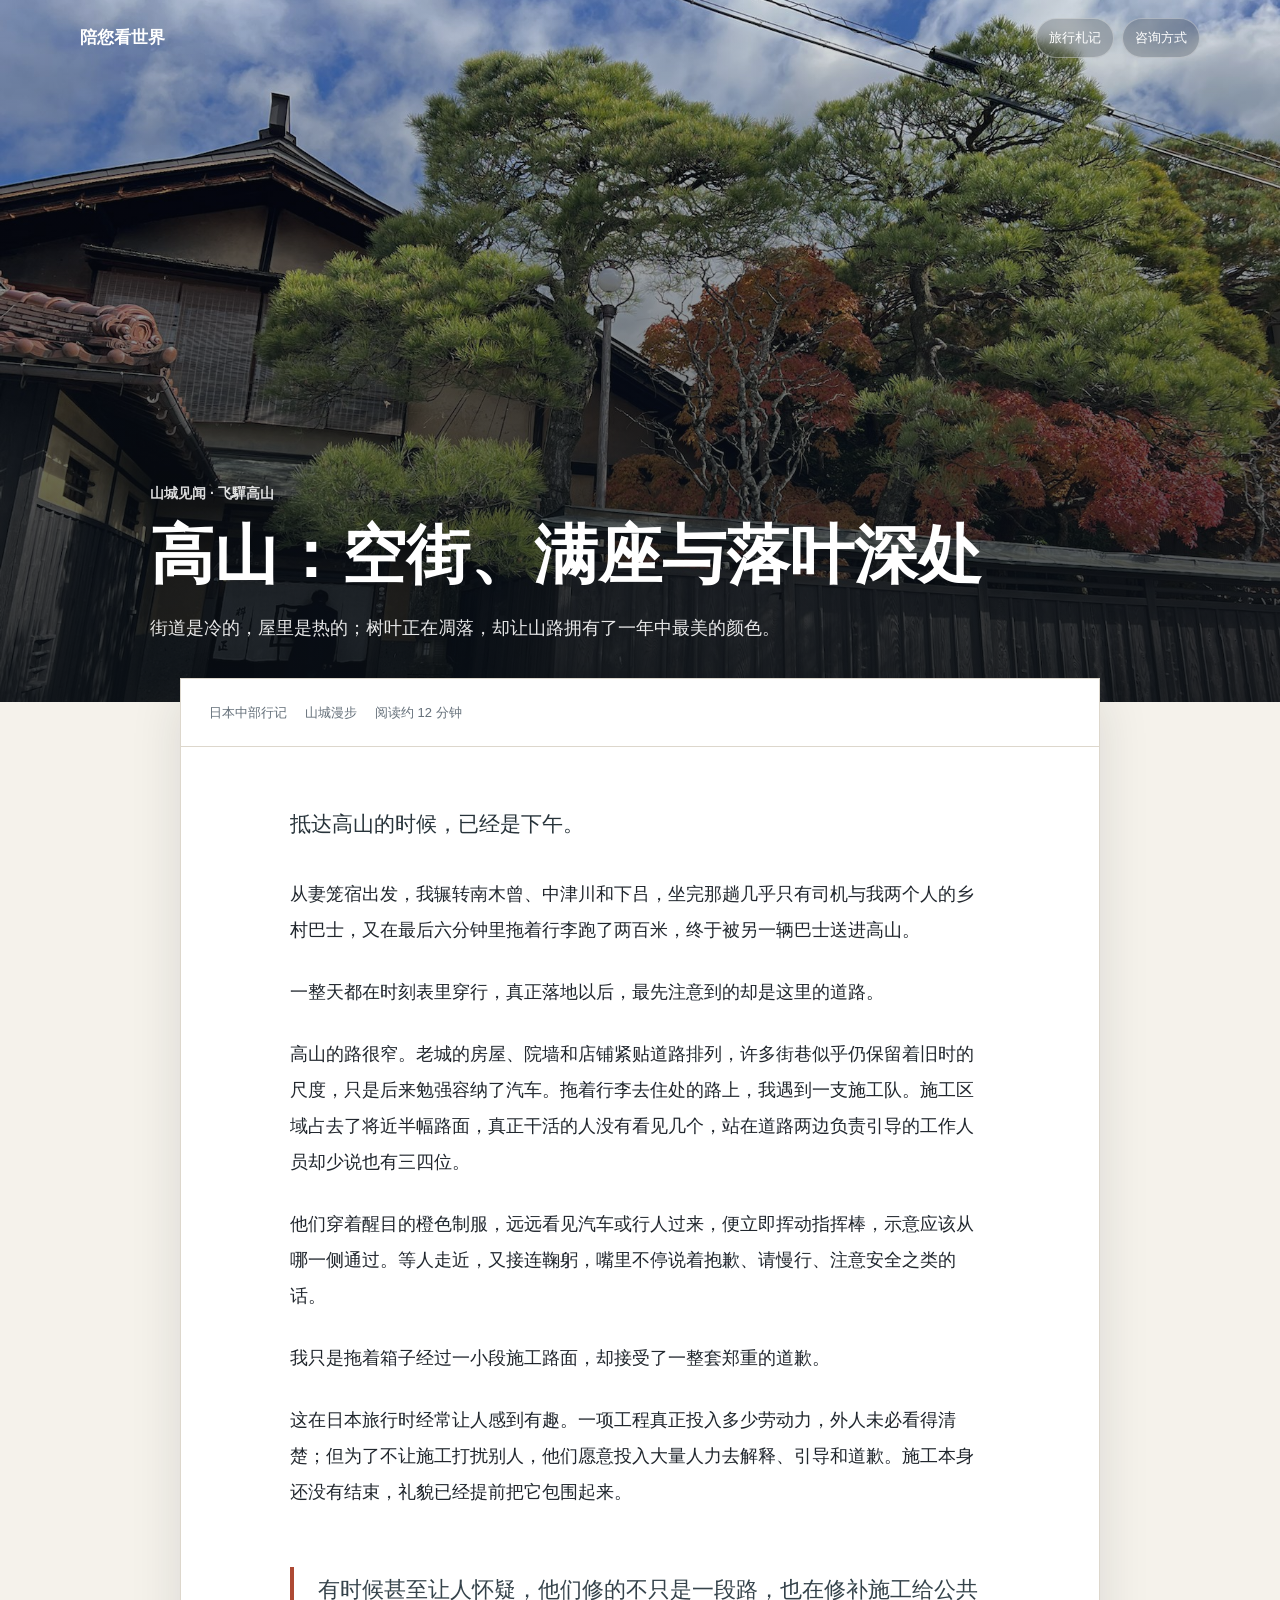
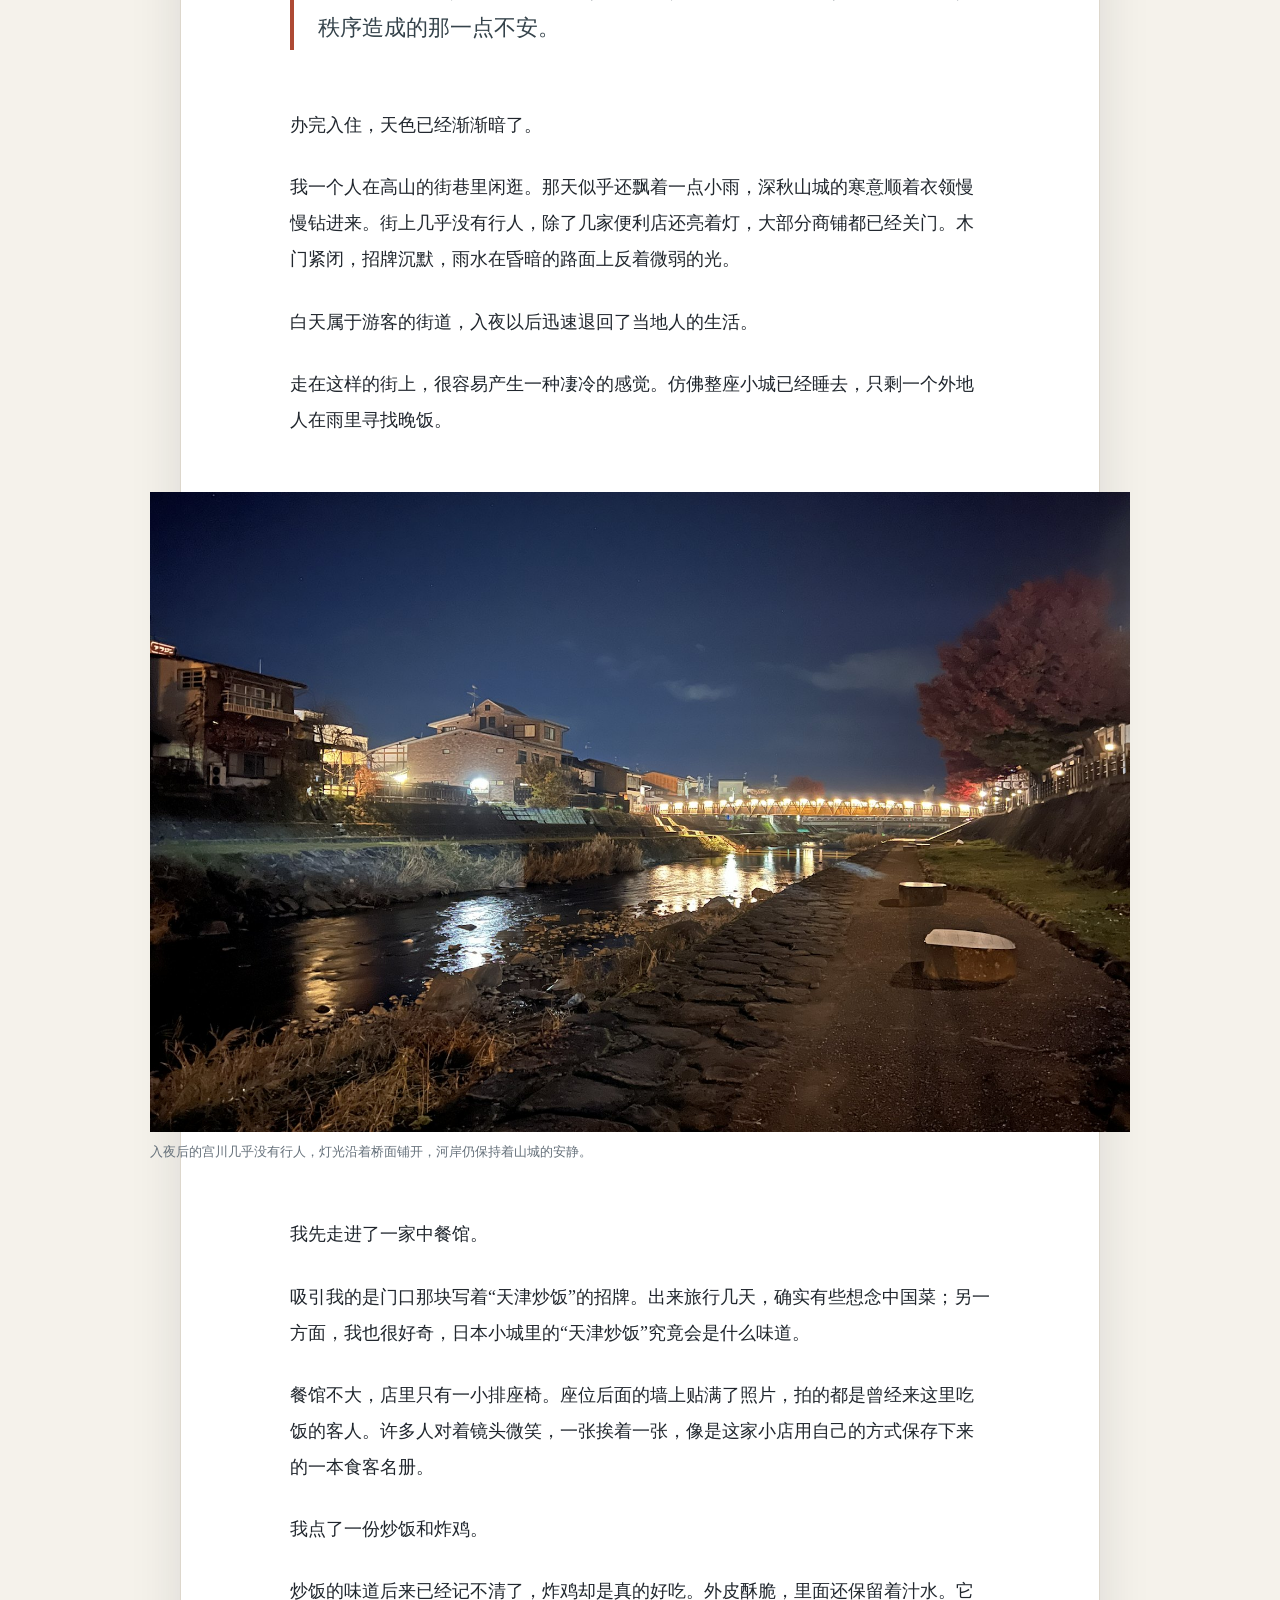
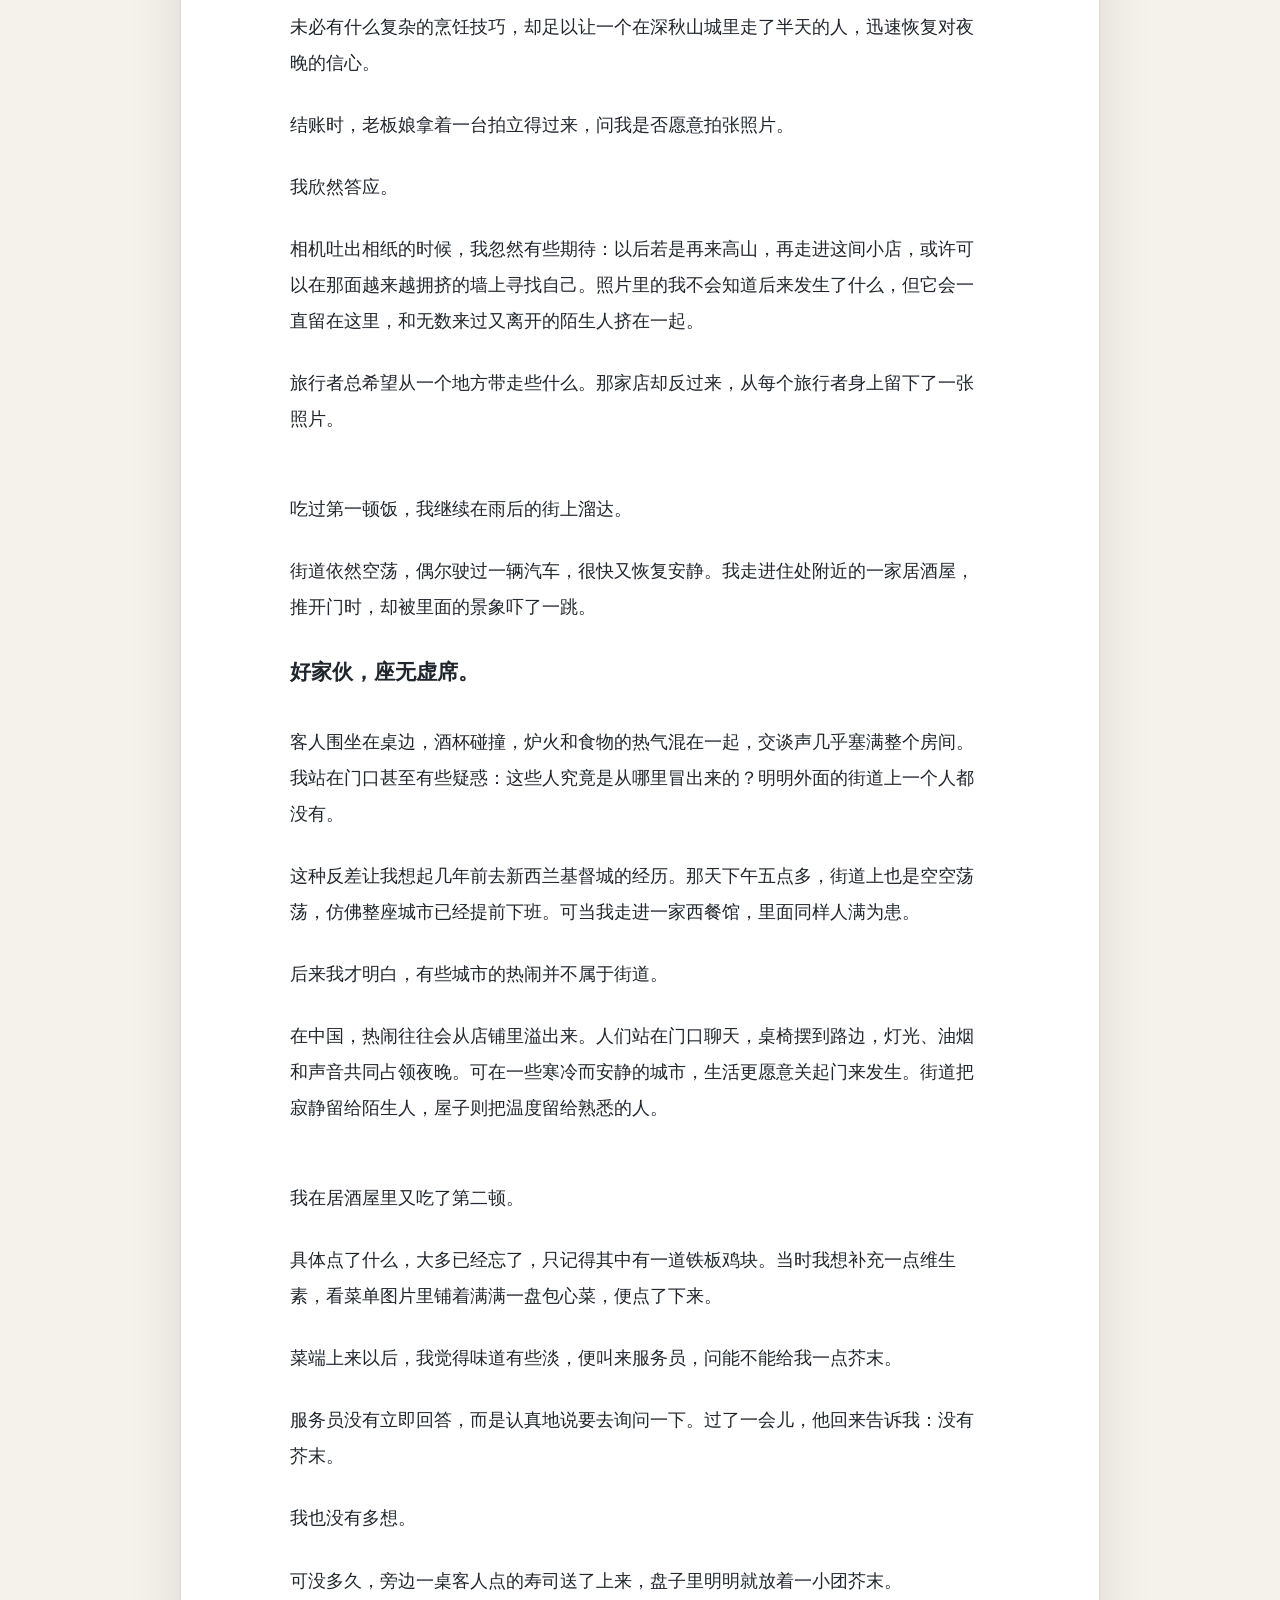
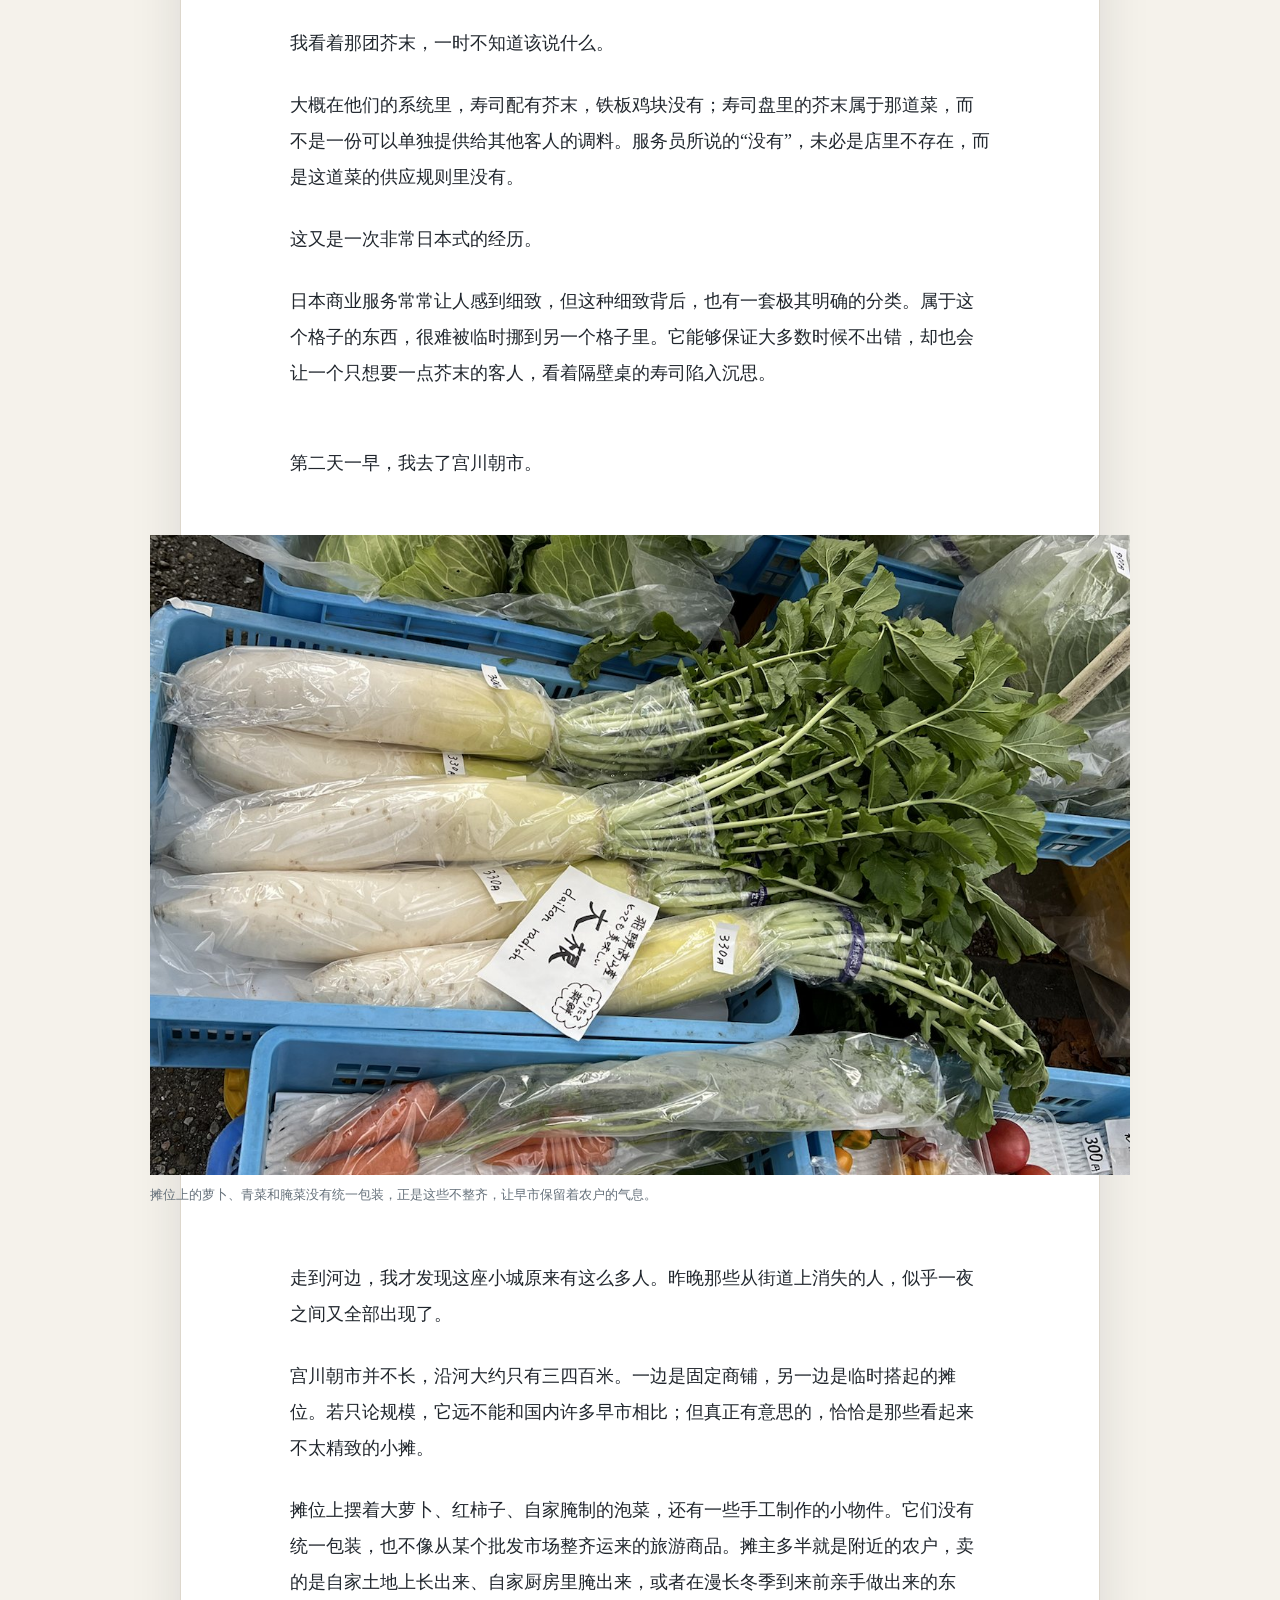
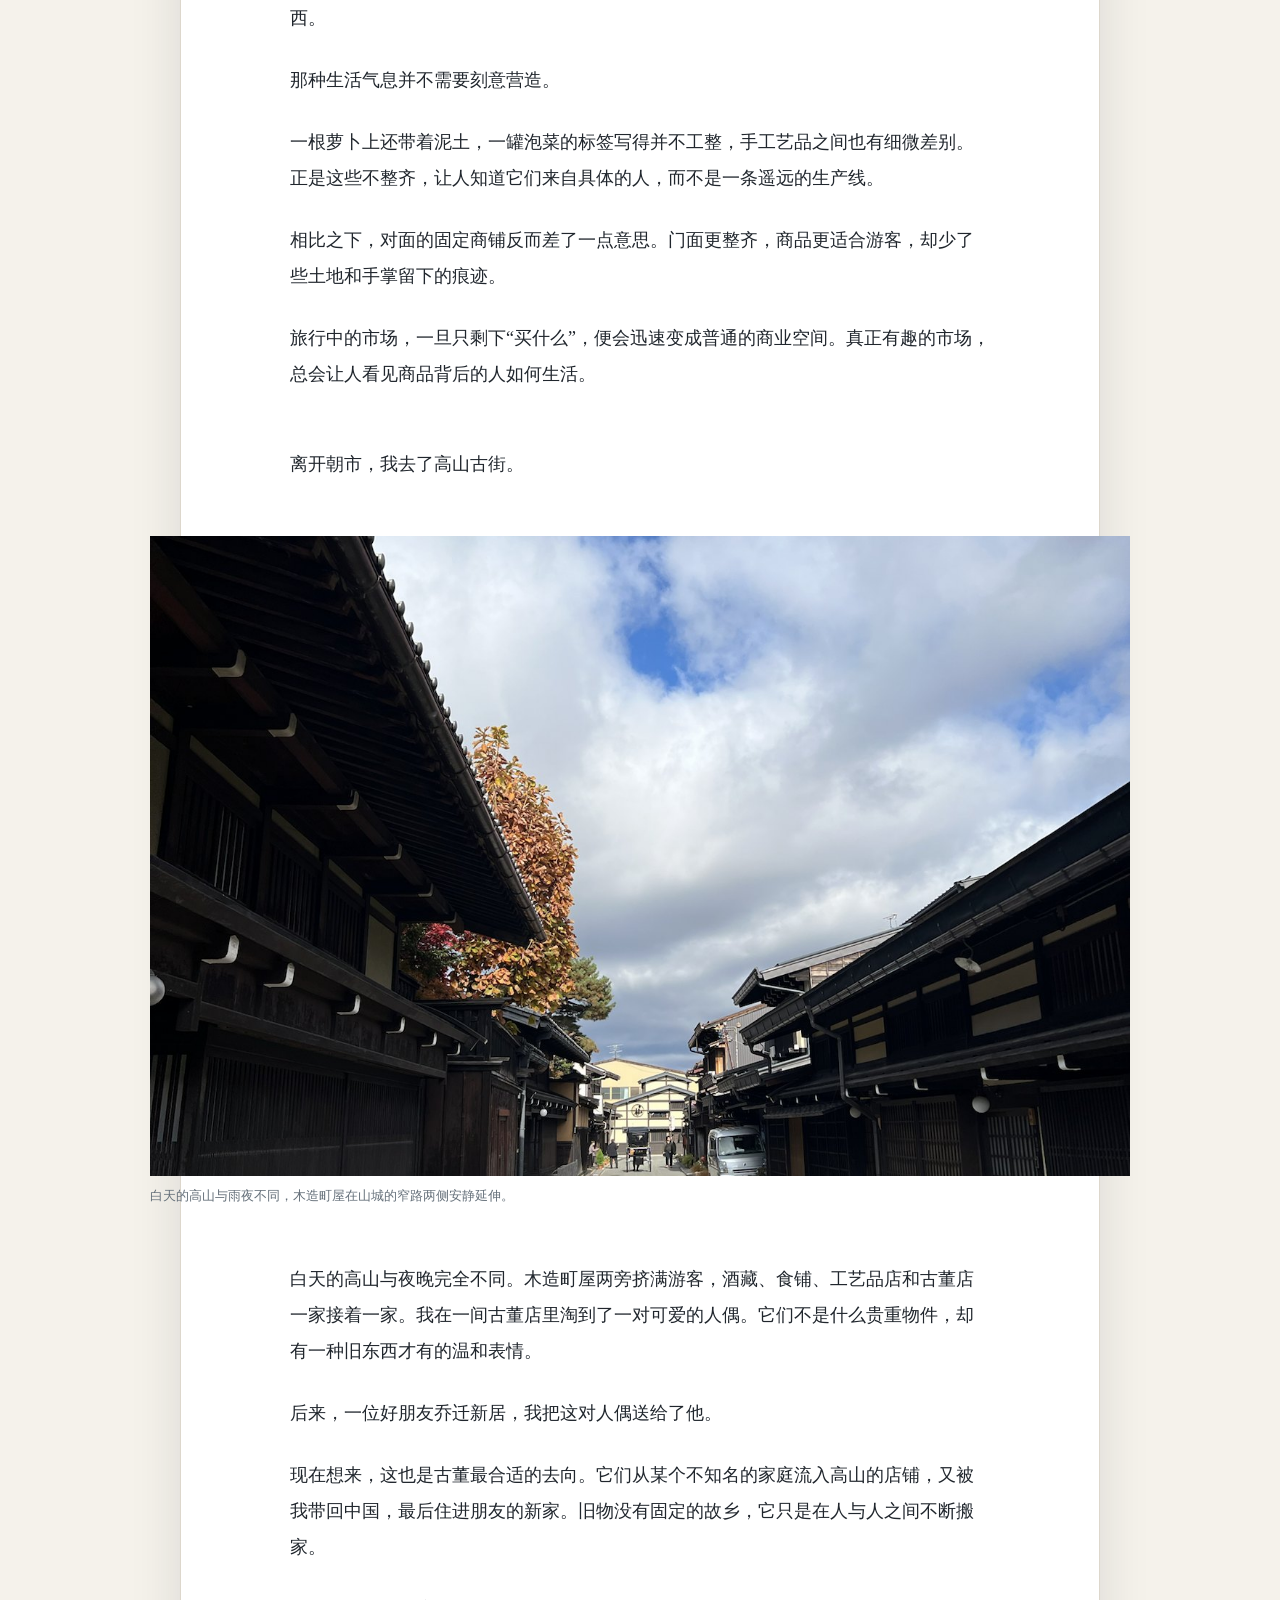
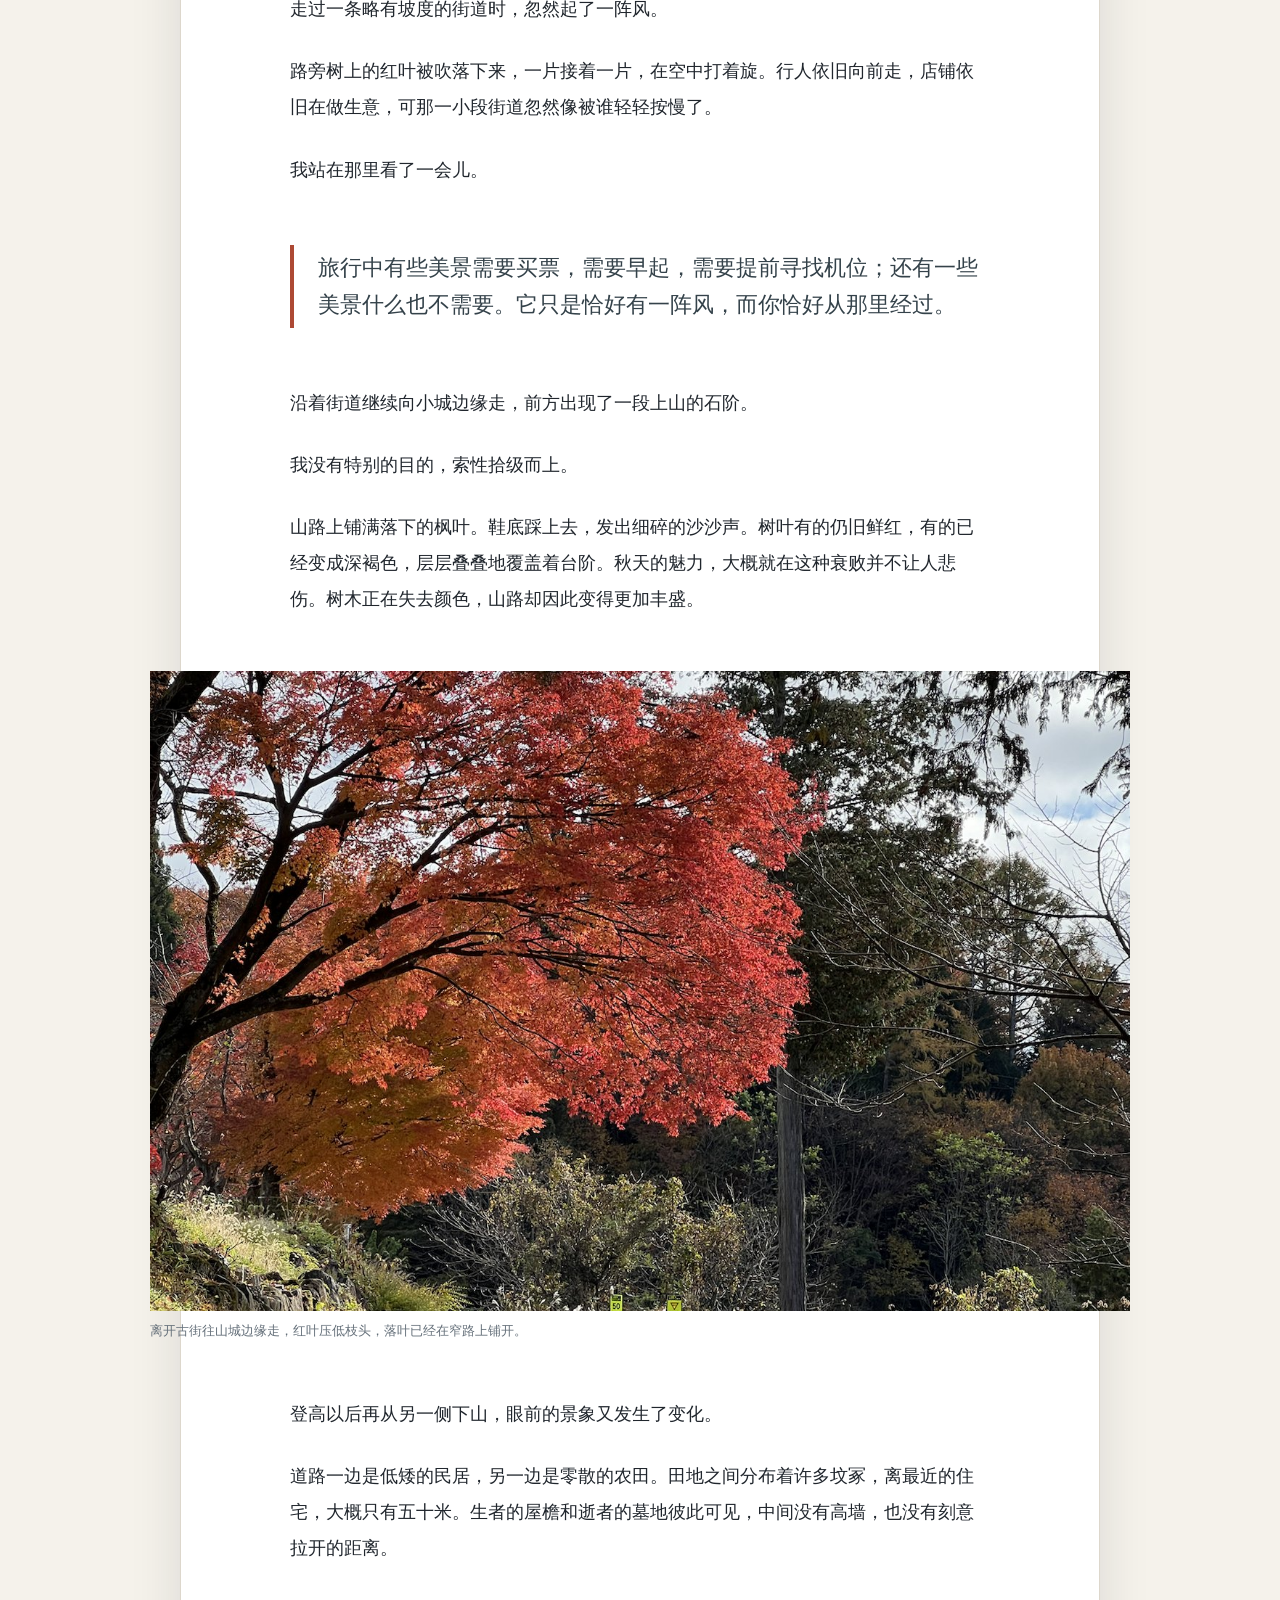
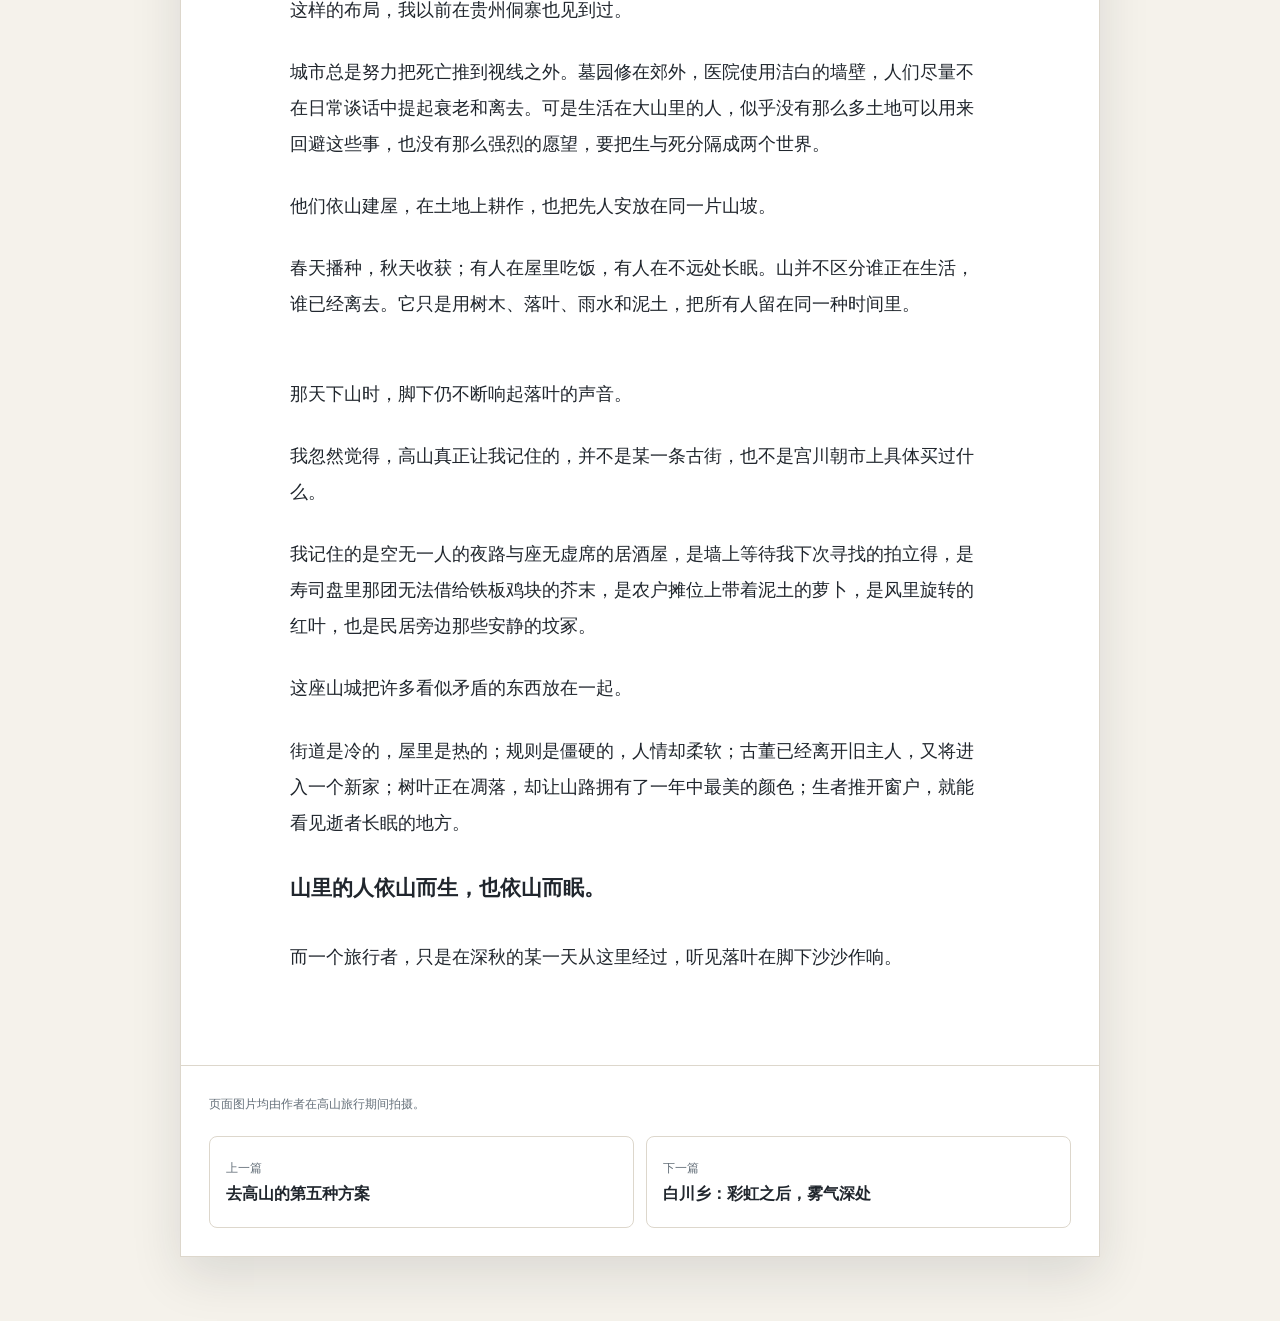
<file: articles/takayama.html>
<!doctype html>
<html lang="zh-CN">
<head>
  <meta charset="utf-8">
  <meta name="viewport" content="width=device-width, initial-scale=1">
  <meta name="description" content="高山旅行见闻：空无一人的雨夜街巷、座无虚席的居酒屋、宫川朝市、风中红叶，以及民居旁的坟冢。">
  <title>高山：空街、满座与落叶深处｜陪您看世界</title>
  <link rel="stylesheet" href="article.css">
</head>
<body>
  <nav class="site-nav" aria-label="网站导航">
    <div class="site-nav-inner">
      <a class="brand" href="../index.html">陪您看世界</a>
      <div class="nav-links">
        <a href="index.html">旅行札记</a>
        <a href="../index.html#contact">咨询方式</a>
      </div>
    </div>
  </nav>

  <header class="story-hero" style="--hero-image: url('../article_assets/takayama-autumn-house.jpg'); --hero-position: center 54%;">
    <div class="story-hero-inner">
      <p class="kicker">山城见闻 · 飞驒高山</p>
      <h1>高山：空街、满座与落叶深处</h1>
      <p class="dek">街道是冷的，屋里是热的；树叶正在凋落，却让山路拥有了一年中最美的颜色。</p>
    </div>
  </header>

  <main class="story-shell">
    <div class="story-meta">
      <span>日本中部行记</span>
      <span>山城漫步</span>
      <span>阅读约 12 分钟</span>
    </div>

    <article class="story-body">
      <p class="lead">抵达高山的时候，已经是下午。</p>

      <p>从妻笼宿出发，我辗转南木曾、中津川和下吕，坐完那趟几乎只有司机与我两个人的乡村巴士，又在最后六分钟里拖着行李跑了两百米，终于被另一辆巴士送进高山。</p>

      <p>一整天都在时刻表里穿行，真正落地以后，最先注意到的却是这里的道路。</p>

      <p>高山的路很窄。老城的房屋、院墙和店铺紧贴道路排列，许多街巷似乎仍保留着旧时的尺度，只是后来勉强容纳了汽车。拖着行李去住处的路上，我遇到一支施工队。施工区域占去了将近半幅路面，真正干活的人没有看见几个，站在道路两边负责引导的工作人员却少说也有三四位。</p>

      <p>他们穿着醒目的橙色制服，远远看见汽车或行人过来，便立即挥动指挥棒，示意应该从哪一侧通过。等人走近，又接连鞠躬，嘴里不停说着抱歉、请慢行、注意安全之类的话。</p>

      <p>我只是拖着箱子经过一小段施工路面，却接受了一整套郑重的道歉。</p>

      <p>这在日本旅行时经常让人感到有趣。一项工程真正投入多少劳动力，外人未必看得清楚；但为了不让施工打扰别人，他们愿意投入大量人力去解释、引导和道歉。施工本身还没有结束，礼貌已经提前把它包围起来。</p>

      <blockquote class="pullquote">有时候甚至让人怀疑，他们修的不只是一段路，也在修补施工给公共秩序造成的那一点不安。</blockquote>

      <p class="section-break">办完入住，天色已经渐渐暗了。</p>

      <p>我一个人在高山的街巷里闲逛。那天似乎还飘着一点小雨，深秋山城的寒意顺着衣领慢慢钻进来。街上几乎没有行人，除了几家便利店还亮着灯，大部分商铺都已经关门。木门紧闭，招牌沉默，雨水在昏暗的路面上反着微弱的光。</p>

      <p>白天属于游客的街道，入夜以后迅速退回了当地人的生活。</p>

      <p>走在这样的街上，很容易产生一种凄冷的感觉。仿佛整座小城已经睡去，只剩一个外地人在雨里寻找晚饭。</p>

      <figure>
        <img src="../article_assets/takayama-night-river.jpg" alt="夜色中的宫川与亮灯的桥" loading="lazy">
        <figcaption>入夜后的宫川几乎没有行人，灯光沿着桥面铺开，河岸仍保持着山城的安静。</figcaption>
      </figure>

      <p class="section-break">我先走进了一家中餐馆。</p>

      <p>吸引我的是门口那块写着“天津炒饭”的招牌。出来旅行几天，确实有些想念中国菜；另一方面，我也很好奇，日本小城里的“天津炒饭”究竟会是什么味道。</p>

      <p>餐馆不大，店里只有一小排座椅。座位后面的墙上贴满了照片，拍的都是曾经来这里吃饭的客人。许多人对着镜头微笑，一张挨着一张，像是这家小店用自己的方式保存下来的一本食客名册。</p>

      <p>我点了一份炒饭和炸鸡。</p>

      <p>炒饭的味道后来已经记不清了，炸鸡却是真的好吃。外皮酥脆，里面还保留着汁水。它未必有什么复杂的烹饪技巧，却足以让一个在深秋山城里走了半天的人，迅速恢复对夜晚的信心。</p>

      <p>结账时，老板娘拿着一台拍立得过来，问我是否愿意拍张照片。</p>

      <p>我欣然答应。</p>

      <p>相机吐出相纸的时候，我忽然有些期待：以后若是再来高山，再走进这间小店，或许可以在那面越来越拥挤的墙上寻找自己。照片里的我不会知道后来发生了什么，但它会一直留在这里，和无数来过又离开的陌生人挤在一起。</p>

      <p>旅行者总希望从一个地方带走些什么。那家店却反过来，从每个旅行者身上留下了一张照片。</p>

      <p class="section-break">吃过第一顿饭，我继续在雨后的街上溜达。</p>

      <p>街道依然空荡，偶尔驶过一辆汽车，很快又恢复安静。我走进住处附近的一家居酒屋，推开门时，却被里面的景象吓了一跳。</p>

      <p class="short">好家伙，座无虚席。</p>

      <p>客人围坐在桌边，酒杯碰撞，炉火和食物的热气混在一起，交谈声几乎塞满整个房间。我站在门口甚至有些疑惑：这些人究竟是从哪里冒出来的？明明外面的街道上一个人都没有。</p>

      <p>这种反差让我想起几年前去新西兰基督城的经历。那天下午五点多，街道上也是空空荡荡，仿佛整座城市已经提前下班。可当我走进一家西餐馆，里面同样人满为患。</p>

      <p>后来我才明白，有些城市的热闹并不属于街道。</p>

      <p>在中国，热闹往往会从店铺里溢出来。人们站在门口聊天，桌椅摆到路边，灯光、油烟和声音共同占领夜晚。可在一些寒冷而安静的城市，生活更愿意关起门来发生。街道把寂静留给陌生人，屋子则把温度留给熟悉的人。</p>

      <p class="section-break">我在居酒屋里又吃了第二顿。</p>

      <p>具体点了什么，大多已经忘了，只记得其中有一道铁板鸡块。当时我想补充一点维生素，看菜单图片里铺着满满一盘包心菜，便点了下来。</p>

      <p>菜端上来以后，我觉得味道有些淡，便叫来服务员，问能不能给我一点芥末。</p>

      <p>服务员没有立即回答，而是认真地说要去询问一下。过了一会儿，他回来告诉我：没有芥末。</p>

      <p>我也没有多想。</p>

      <p>可没多久，旁边一桌客人点的寿司送了上来，盘子里明明就放着一小团芥末。</p>

      <p>我看着那团芥末，一时不知道该说什么。</p>

      <p>大概在他们的系统里，寿司配有芥末，铁板鸡块没有；寿司盘里的芥末属于那道菜，而不是一份可以单独提供给其他客人的调料。服务员所说的“没有”，未必是店里不存在，而是这道菜的供应规则里没有。</p>

      <p>这又是一次非常日本式的经历。</p>

      <p>日本商业服务常常让人感到细致，但这种细致背后，也有一套极其明确的分类。属于这个格子的东西，很难被临时挪到另一个格子里。它能够保证大多数时候不出错，却也会让一个只想要一点芥末的客人，看着隔壁桌的寿司陷入沉思。</p>

      <p class="section-break">第二天一早，我去了宫川朝市。</p>

      <figure>
        <img src="../article_assets/takayama-market.jpg" alt="宫川朝市摊位上售卖的萝卜与当地蔬菜" loading="lazy">
        <figcaption>摊位上的萝卜、青菜和腌菜没有统一包装，正是这些不整齐，让早市保留着农户的气息。</figcaption>
      </figure>

      <p>走到河边，我才发现这座小城原来有这么多人。昨晚那些从街道上消失的人，似乎一夜之间又全部出现了。</p>

      <p>宫川朝市并不长，沿河大约只有三四百米。一边是固定商铺，另一边是临时搭起的摊位。若只论规模，它远不能和国内许多早市相比；但真正有意思的，恰恰是那些看起来不太精致的小摊。</p>

      <p>摊位上摆着大萝卜、红柿子、自家腌制的泡菜，还有一些手工制作的小物件。它们没有统一包装，也不像从某个批发市场整齐运来的旅游商品。摊主多半就是附近的农户，卖的是自家土地上长出来、自家厨房里腌出来，或者在漫长冬季到来前亲手做出来的东西。</p>

      <p>那种生活气息并不需要刻意营造。</p>

      <p>一根萝卜上还带着泥土，一罐泡菜的标签写得并不工整，手工艺品之间也有细微差别。正是这些不整齐，让人知道它们来自具体的人，而不是一条遥远的生产线。</p>

      <p>相比之下，对面的固定商铺反而差了一点意思。门面更整齐，商品更适合游客，却少了些土地和手掌留下的痕迹。</p>

      <p>旅行中的市场，一旦只剩下“买什么”，便会迅速变成普通的商业空间。真正有趣的市场，总会让人看见商品背后的人如何生活。</p>

      <p class="section-break">离开朝市，我去了高山古街。</p>

      <figure>
        <img src="../article_assets/takayama-oldtown.jpg" alt="蓝天下安静延伸的高山木造古街" loading="lazy">
        <figcaption>白天的高山与雨夜不同，木造町屋在山城的窄路两侧安静延伸。</figcaption>
      </figure>

      <p>白天的高山与夜晚完全不同。木造町屋两旁挤满游客，酒藏、食铺、工艺品店和古董店一家接着一家。我在一间古董店里淘到了一对可爱的人偶。它们不是什么贵重物件，却有一种旧东西才有的温和表情。</p>

      <p>后来，一位好朋友乔迁新居，我把这对人偶送给了他。</p>

      <p>现在想来，这也是古董最合适的去向。它们从某个不知名的家庭流入高山的店铺，又被我带回中国，最后住进朋友的新家。旧物没有固定的故乡，它只是在人与人之间不断搬家。</p>

      <p>走过一条略有坡度的街道时，忽然起了一阵风。</p>

      <p>路旁树上的红叶被吹落下来，一片接着一片，在空中打着旋。行人依旧向前走，店铺依旧在做生意，可那一小段街道忽然像被谁轻轻按慢了。</p>

      <p>我站在那里看了一会儿。</p>

      <blockquote class="pullquote">旅行中有些美景需要买票，需要早起，需要提前寻找机位；还有一些美景什么也不需要。它只是恰好有一阵风，而你恰好从那里经过。</blockquote>

      <p class="section-break">沿着街道继续向小城边缘走，前方出现了一段上山的石阶。</p>

      <p>我没有特别的目的，索性拾级而上。</p>

      <p>山路上铺满落下的枫叶。鞋底踩上去，发出细碎的沙沙声。树叶有的仍旧鲜红，有的已经变成深褐色，层层叠叠地覆盖着台阶。秋天的魅力，大概就在这种衰败并不让人悲伤。树木正在失去颜色，山路却因此变得更加丰盛。</p>

      <figure>
        <img src="../article_assets/takayama-leaf-road.jpg" alt="红叶覆盖的高山山间小路" loading="lazy">
        <figcaption>离开古街往山城边缘走，红叶压低枝头，落叶已经在窄路上铺开。</figcaption>
      </figure>

      <p>登高以后再从另一侧下山，眼前的景象又发生了变化。</p>

      <p>道路一边是低矮的民居，另一边是零散的农田。田地之间分布着许多坟冢，离最近的住宅，大概只有五十米。生者的屋檐和逝者的墓地彼此可见，中间没有高墙，也没有刻意拉开的距离。</p>

      <p>这样的布局，我以前在贵州侗寨也见到过。</p>

      <p>城市总是努力把死亡推到视线之外。墓园修在郊外，医院使用洁白的墙壁，人们尽量不在日常谈话中提起衰老和离去。可是生活在大山里的人，似乎没有那么多土地可以用来回避这些事，也没有那么强烈的愿望，要把生与死分隔成两个世界。</p>

      <p>他们依山建屋，在土地上耕作，也把先人安放在同一片山坡。</p>

      <p>春天播种，秋天收获；有人在屋里吃饭，有人在不远处长眠。山并不区分谁正在生活，谁已经离去。它只是用树木、落叶、雨水和泥土，把所有人留在同一种时间里。</p>

      <p class="section-break">那天下山时，脚下仍不断响起落叶的声音。</p>

      <p>我忽然觉得，高山真正让我记住的，并不是某一条古街，也不是宫川朝市上具体买过什么。</p>

      <p>我记住的是空无一人的夜路与座无虚席的居酒屋，是墙上等待我下次寻找的拍立得，是寿司盘里那团无法借给铁板鸡块的芥末，是农户摊位上带着泥土的萝卜，是风里旋转的红叶，也是民居旁边那些安静的坟冢。</p>

      <p>这座山城把许多看似矛盾的东西放在一起。</p>

      <p>街道是冷的，屋里是热的；规则是僵硬的，人情却柔软；古董已经离开旧主人，又将进入一个新家；树叶正在凋落，却让山路拥有了一年中最美的颜色；生者推开窗户，就能看见逝者长眠的地方。</p>

      <p class="short">山里的人依山而生，也依山而眠。</p>

      <p>而一个旅行者，只是在深秋的某一天从这里经过，听见落叶在脚下沙沙作响。</p>
    </article>

    <footer class="story-footer">
      <p class="story-note">页面图片均由作者在高山旅行期间拍摄。</p>
      <nav class="story-nav" aria-label="文章导航">
        <a href="road-to-takayama.html"><small>上一篇</small><strong>去高山的第五种方案</strong></a>
        <a href="shirakawa-go.html"><small>下一篇</small><strong>白川乡：彩虹之后，雾气深处</strong></a>
      </nav>
    </footer>
  </main>
</body>
</html>
</file>
<file: articles/article.css>
:root {
  --ink: #20262d;
  --muted: #65707a;
  --paper: #f5f2eb;
  --panel: #ffffff;
  --line: #ddd7cc;
  --cedar: #2f5f4a;
  --river: #2c7280;
  --vermilion: #ad4934;
  --night: #202833;
  --shadow: 0 18px 48px rgba(28, 34, 40, .12);
}

* { box-sizing: border-box; }

html { scroll-behavior: smooth; }

body {
  margin: 0;
  color: var(--ink);
  background: var(--paper);
  font-family: -apple-system, BlinkMacSystemFont, "PingFang SC", "Microsoft YaHei", "Noto Sans CJK SC", Arial, sans-serif;
  line-height: 1.8;
}

a { color: inherit; }

img {
  display: block;
  max-width: 100%;
}

.site-nav {
  position: absolute;
  inset: 0 0 auto;
  z-index: 2;
  padding: 18px 22px;
  color: #fff;
}

.site-nav-inner {
  width: min(1120px, 100%);
  margin: 0 auto;
  display: flex;
  align-items: center;
  justify-content: space-between;
  gap: 18px;
}

.brand {
  color: #fff;
  font-size: 17px;
  font-weight: 700;
  text-decoration: none;
}

.nav-links {
  display: flex;
  align-items: center;
  gap: 8px;
}

.nav-links a {
  min-height: 40px;
  display: inline-flex;
  align-items: center;
  padding: 7px 12px;
  border: 1px solid rgba(255, 255, 255, .34);
  border-radius: 999px;
  background: rgba(15, 22, 28, .2);
  color: #fff;
  font-size: 13px;
  text-decoration: none;
  backdrop-filter: blur(8px);
}

.story-hero {
  min-height: 78vh;
  display: grid;
  align-items: end;
  color: #fff;
  background-image:
    linear-gradient(180deg, rgba(10, 15, 20, .12), rgba(10, 15, 20, .84)),
    var(--hero-image);
  background-position: var(--hero-position, center);
  background-size: cover;
  padding: 124px 22px 58px;
}

.story-hero-inner {
  width: min(980px, 100%);
  margin: 0 auto;
}

.kicker {
  margin: 0 0 14px;
  color: rgba(255, 255, 255, .86);
  font-size: 14px;
  font-weight: 700;
}

.story-hero h1 {
  max-width: 880px;
  margin: 0;
  font-family: "Songti SC", "STSong", "Noto Serif CJK SC", serif;
  font-size: 64px;
  font-weight: 700;
  letter-spacing: 0;
  line-height: 1.12;
  text-wrap: balance;
}

.dek {
  max-width: 760px;
  margin: 20px 0 0;
  color: rgba(255, 255, 255, .9);
  font-size: 18px;
}

.story-shell {
  width: min(920px, calc(100% - 36px));
  margin: -24px auto 64px;
  position: relative;
  z-index: 1;
  background: var(--panel);
  border: 1px solid var(--line);
  box-shadow: var(--shadow);
}

.story-meta {
  display: flex;
  flex-wrap: wrap;
  gap: 8px 18px;
  padding: 22px 28px;
  border-bottom: 1px solid var(--line);
  color: var(--muted);
  font-size: 13px;
}

.story-body {
  width: min(700px, calc(100% - 48px));
  margin: 0 auto;
  padding: 58px 0 64px;
  font-family: "Songti SC", "STSong", "Noto Serif CJK SC", serif;
  font-size: 18px;
  line-height: 2;
}

.story-body p {
  margin: 0 0 1.45em;
}

.story-body .lead {
  color: #27333a;
  font-size: 21px;
  line-height: 1.9;
}

.story-body .section-break {
  margin-top: 3em;
}

.story-body .short {
  font-size: 21px;
  font-weight: 700;
}

.pullquote {
  margin: 2.6em 0;
  padding: 4px 0 4px 24px;
  border-left: 4px solid var(--vermilion);
  color: #34424a;
  font-size: 22px;
  line-height: 1.7;
}

.story-body figure {
  width: min(980px, calc(100vw - 36px));
  margin: 3em 50%;
  transform: translateX(-50%);
}

.story-body figure img {
  width: 100%;
  max-height: 640px;
  object-fit: cover;
  background: var(--line);
}

.story-body figure.portrait {
  width: min(620px, calc(100vw - 36px));
}

.story-body figure.portrait img {
  max-height: none;
  object-fit: contain;
}

.story-body figcaption {
  margin-top: 10px;
  color: var(--muted);
  font-family: -apple-system, BlinkMacSystemFont, "PingFang SC", "Microsoft YaHei", sans-serif;
  font-size: 13px;
  line-height: 1.6;
}

.route-strip {
  width: min(980px, calc(100vw - 36px));
  margin: 2.8em 50%;
  transform: translateX(-50%);
  display: grid;
  grid-template-columns: repeat(5, minmax(0, 1fr));
  border: 1px solid var(--line);
  background: #fbfaf7;
}

.route-stop {
  min-height: 118px;
  padding: 18px;
  border-right: 1px solid var(--line);
  font-family: -apple-system, BlinkMacSystemFont, "PingFang SC", "Microsoft YaHei", sans-serif;
}

.route-stop:last-child { border-right: 0; }

.route-stop b,
.route-stop span {
  display: block;
}

.route-stop b {
  margin-bottom: 6px;
  color: var(--cedar);
  font-size: 15px;
}

.route-stop span {
  color: var(--muted);
  font-size: 13px;
  line-height: 1.55;
}

.story-footer {
  border-top: 1px solid var(--line);
  padding: 28px;
}

.story-note {
  margin: 0 0 20px;
  color: var(--muted);
  font-size: 12px;
}

.story-nav {
  display: grid;
  grid-template-columns: repeat(2, minmax(0, 1fr));
  gap: 12px;
}

.story-nav a {
  min-height: 92px;
  display: flex;
  flex-direction: column;
  justify-content: center;
  padding: 16px;
  border: 1px solid var(--line);
  border-radius: 8px;
  text-decoration: none;
}

.story-nav small {
  color: var(--muted);
  font-size: 12px;
}

.story-nav strong {
  margin-top: 3px;
  line-height: 1.45;
}

.archive-page {
  min-height: 100vh;
  color: var(--ink);
  background: var(--paper);
}

.archive-page .site-nav {
  position: relative;
  color: var(--ink);
  background: var(--night);
}

.archive-hero {
  min-height: 54vh;
  display: grid;
  align-items: end;
  padding: 68px 22px 48px;
  color: #fff;
  background:
    linear-gradient(180deg, rgba(10, 15, 20, .2), rgba(10, 15, 20, .82)),
    url("../routebook_assets/kyoto_higashiyama.jpg") center 42% / cover;
}

.archive-hero > div,
.archive-main {
  width: min(1120px, 100%);
  margin: 0 auto;
}

.archive-hero h1 {
  max-width: 780px;
  margin: 0;
  font-family: "Songti SC", "STSong", "Noto Serif CJK SC", serif;
  font-size: 58px;
  line-height: 1.15;
  letter-spacing: 0;
}

.archive-hero p {
  max-width: 720px;
  margin: 18px 0 0;
  color: rgba(255, 255, 255, .88);
  font-size: 17px;
}

.archive-main {
  padding: 54px 22px 76px;
}

.archive-grid {
  display: grid;
  grid-template-columns: repeat(2, minmax(0, 1fr));
  gap: 18px;
}

.archive-card {
  overflow: hidden;
  border: 1px solid var(--line);
  border-radius: 8px;
  background: var(--panel);
  box-shadow: var(--shadow);
}

.archive-card > a {
  display: block;
  height: 100%;
  text-decoration: none;
}

.archive-card img {
  width: 100%;
  aspect-ratio: 16 / 9;
  object-fit: cover;
  background: var(--line);
}

.archive-card-content {
  padding: 22px;
}

.archive-card-content small {
  color: var(--vermilion);
  font-weight: 700;
}

.archive-card h2 {
  margin: 7px 0 10px;
  font-family: "Songti SC", "STSong", "Noto Serif CJK SC", serif;
  font-size: 28px;
  line-height: 1.35;
  letter-spacing: 0;
}

.archive-card p {
  margin: 0;
  color: var(--muted);
  font-size: 15px;
}

.archive-footer {
  padding: 24px 22px;
  border-top: 1px solid var(--line);
  color: var(--muted);
  text-align: center;
  font-size: 13px;
}

@media (max-width: 760px) {
  .site-nav { padding: 14px 16px; }

  .site-nav-inner { align-items: flex-start; }

  .nav-links { flex-wrap: wrap; justify-content: flex-end; }

  .nav-links a { min-height: 36px; padding: 6px 9px; font-size: 12px; }

  .story-hero { min-height: 72vh; padding: 112px 18px 42px; }

  .story-hero h1 { font-size: 40px; }

  .dek { font-size: 16px; }

  .story-shell { width: calc(100% - 20px); margin-top: -14px; }

  .story-meta { padding: 18px; }

  .story-body { width: calc(100% - 36px); padding: 42px 0 48px; font-size: 17px; }

  .story-body .lead,
  .story-body .short { font-size: 19px; }

  .pullquote { font-size: 20px; }

  .route-strip { grid-template-columns: 1fr; }

  .route-stop { min-height: auto; border-right: 0; border-bottom: 1px solid var(--line); }

  .route-stop:last-child { border-bottom: 0; }

  .story-nav,
  .archive-grid { grid-template-columns: 1fr; }

  .archive-hero { min-height: 48vh; padding: 52px 18px 38px; }

  .archive-hero h1 { font-size: 40px; }

  .archive-main { padding: 36px 12px 56px; }
}

@media (prefers-reduced-motion: reduce) {
  html { scroll-behavior: auto; }
}
</file>
